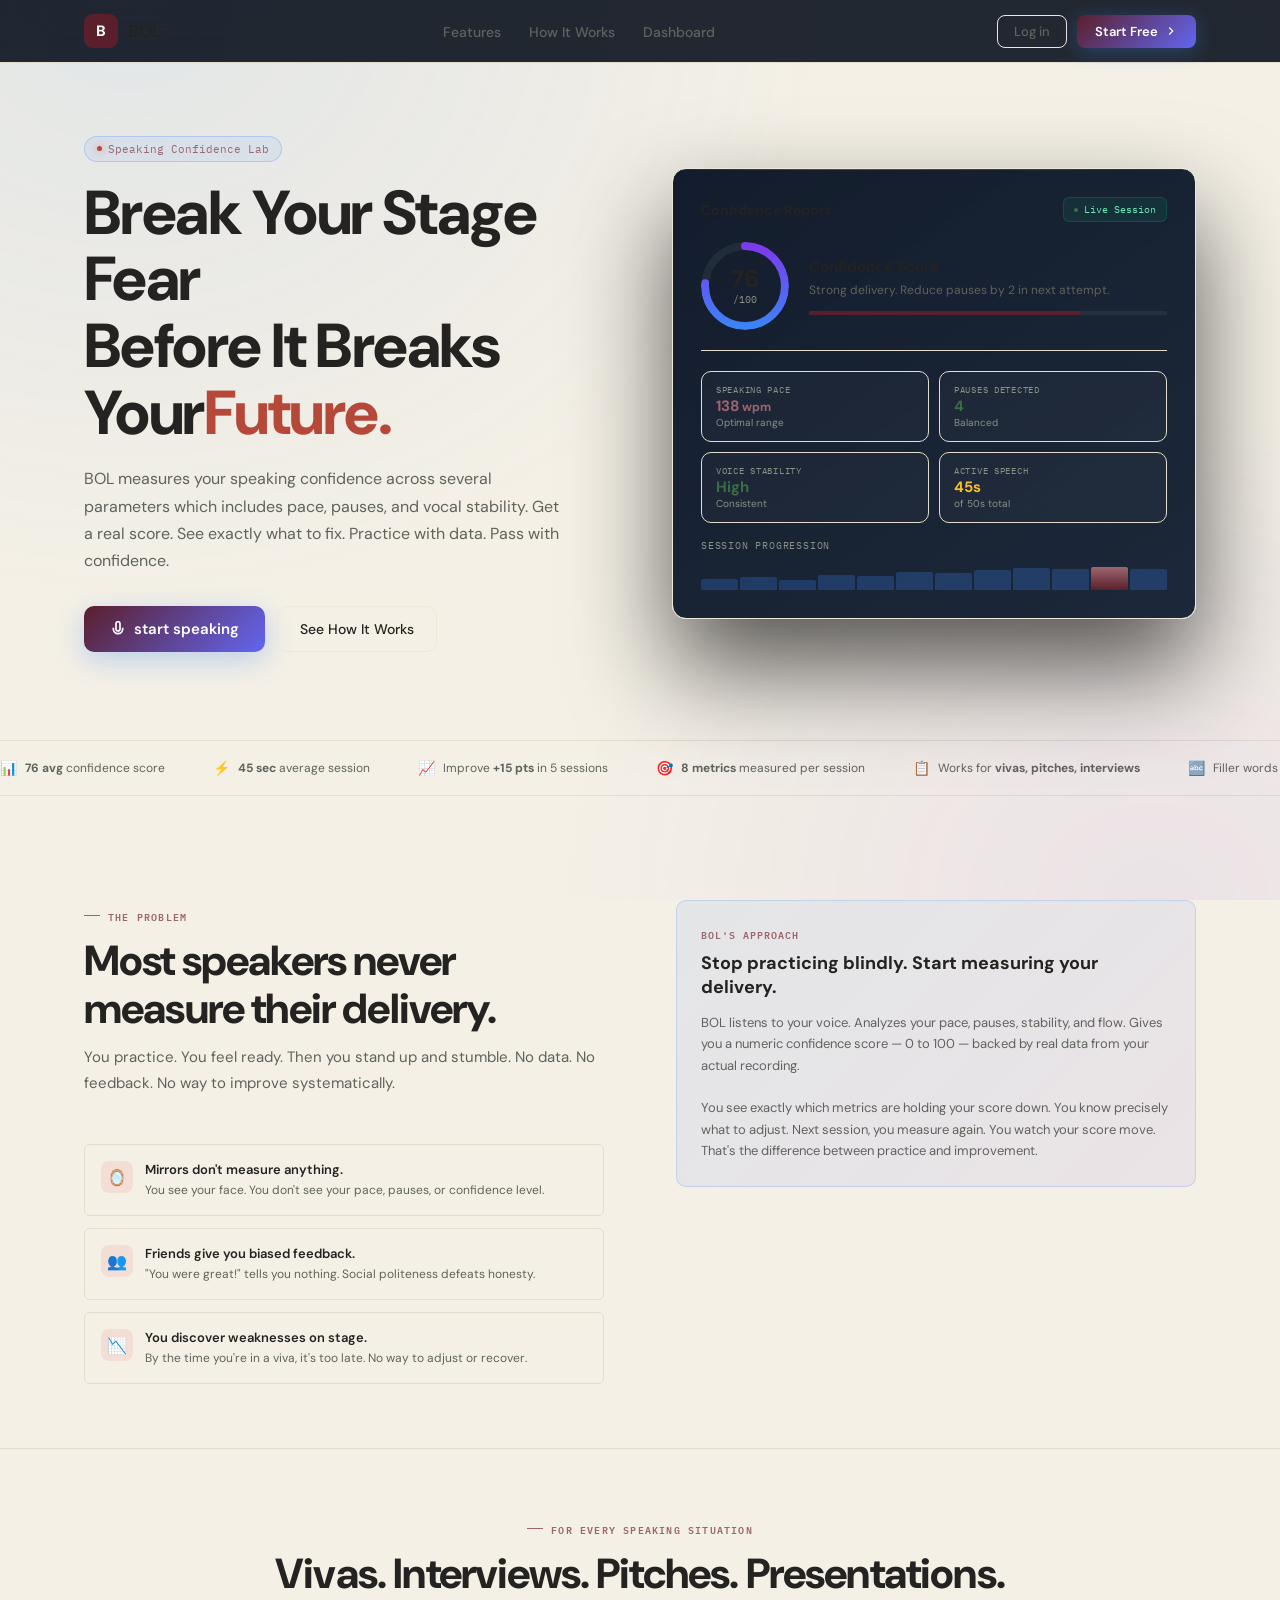
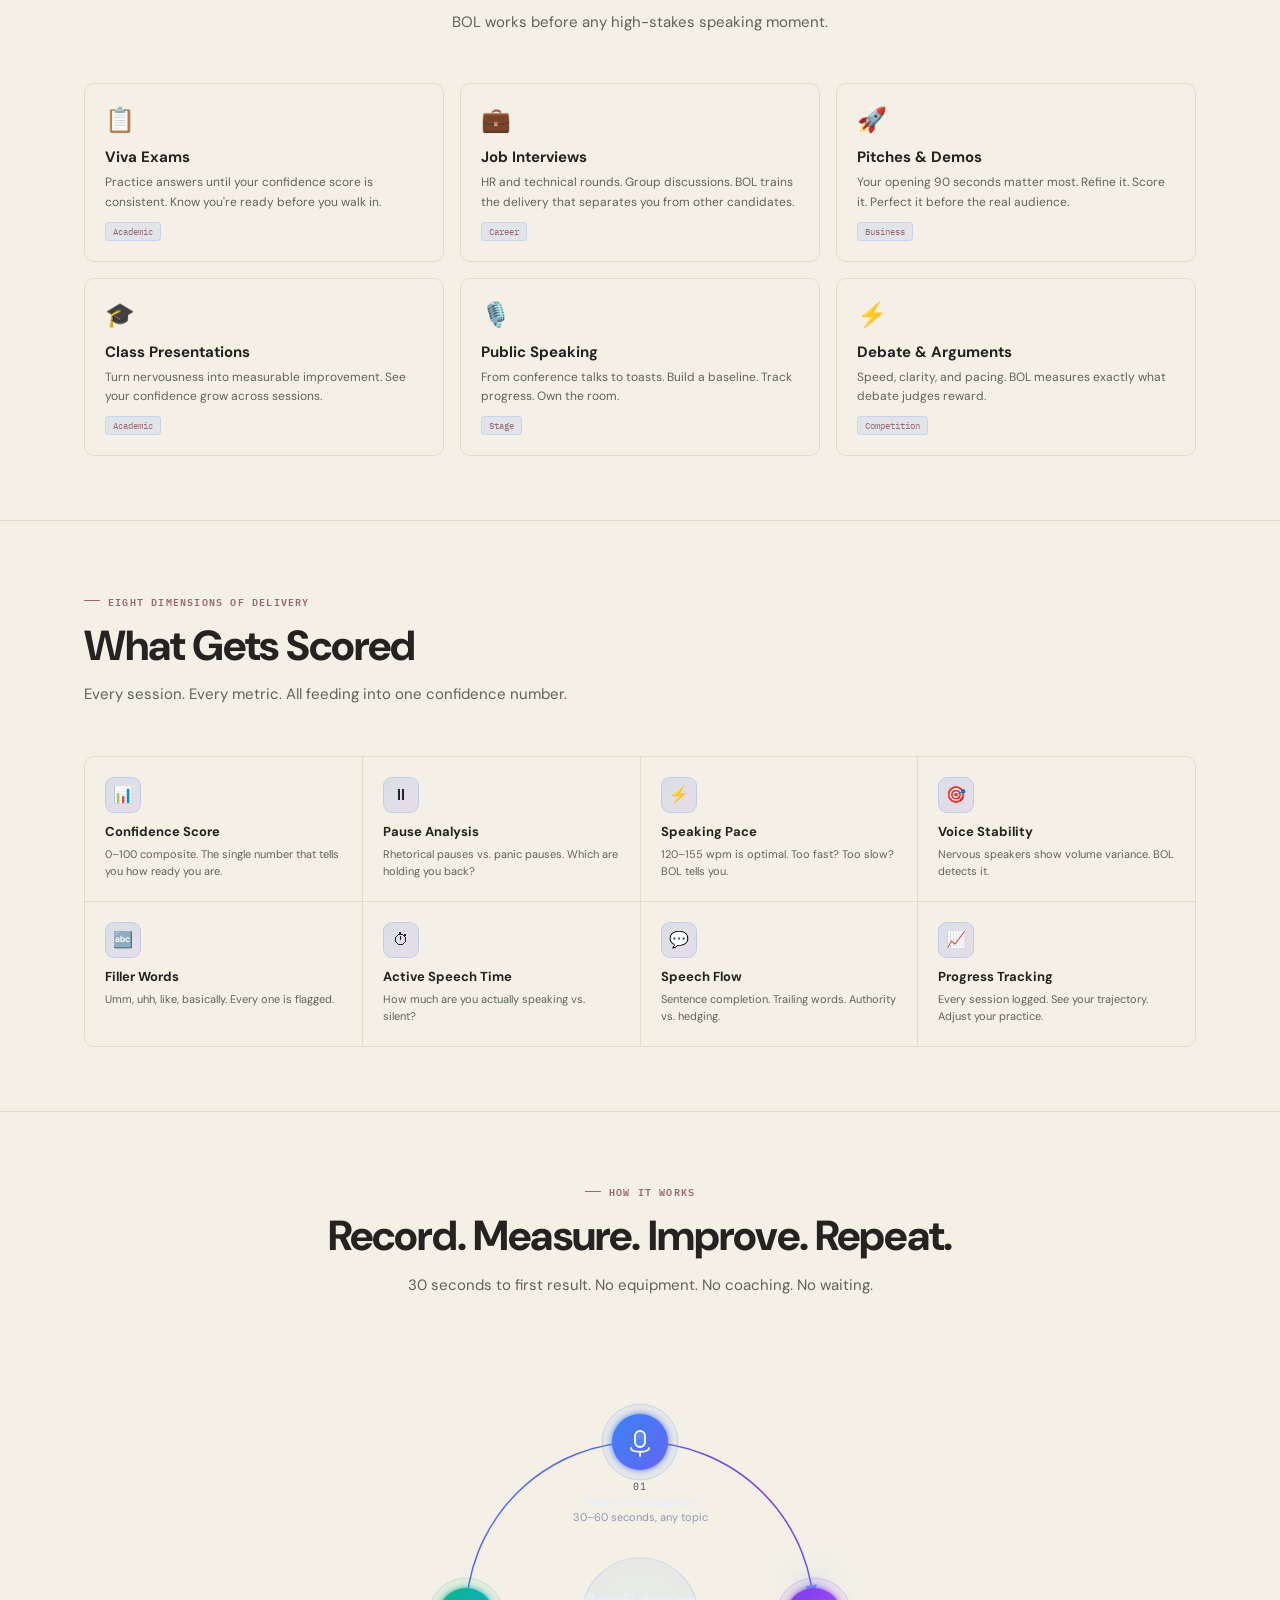
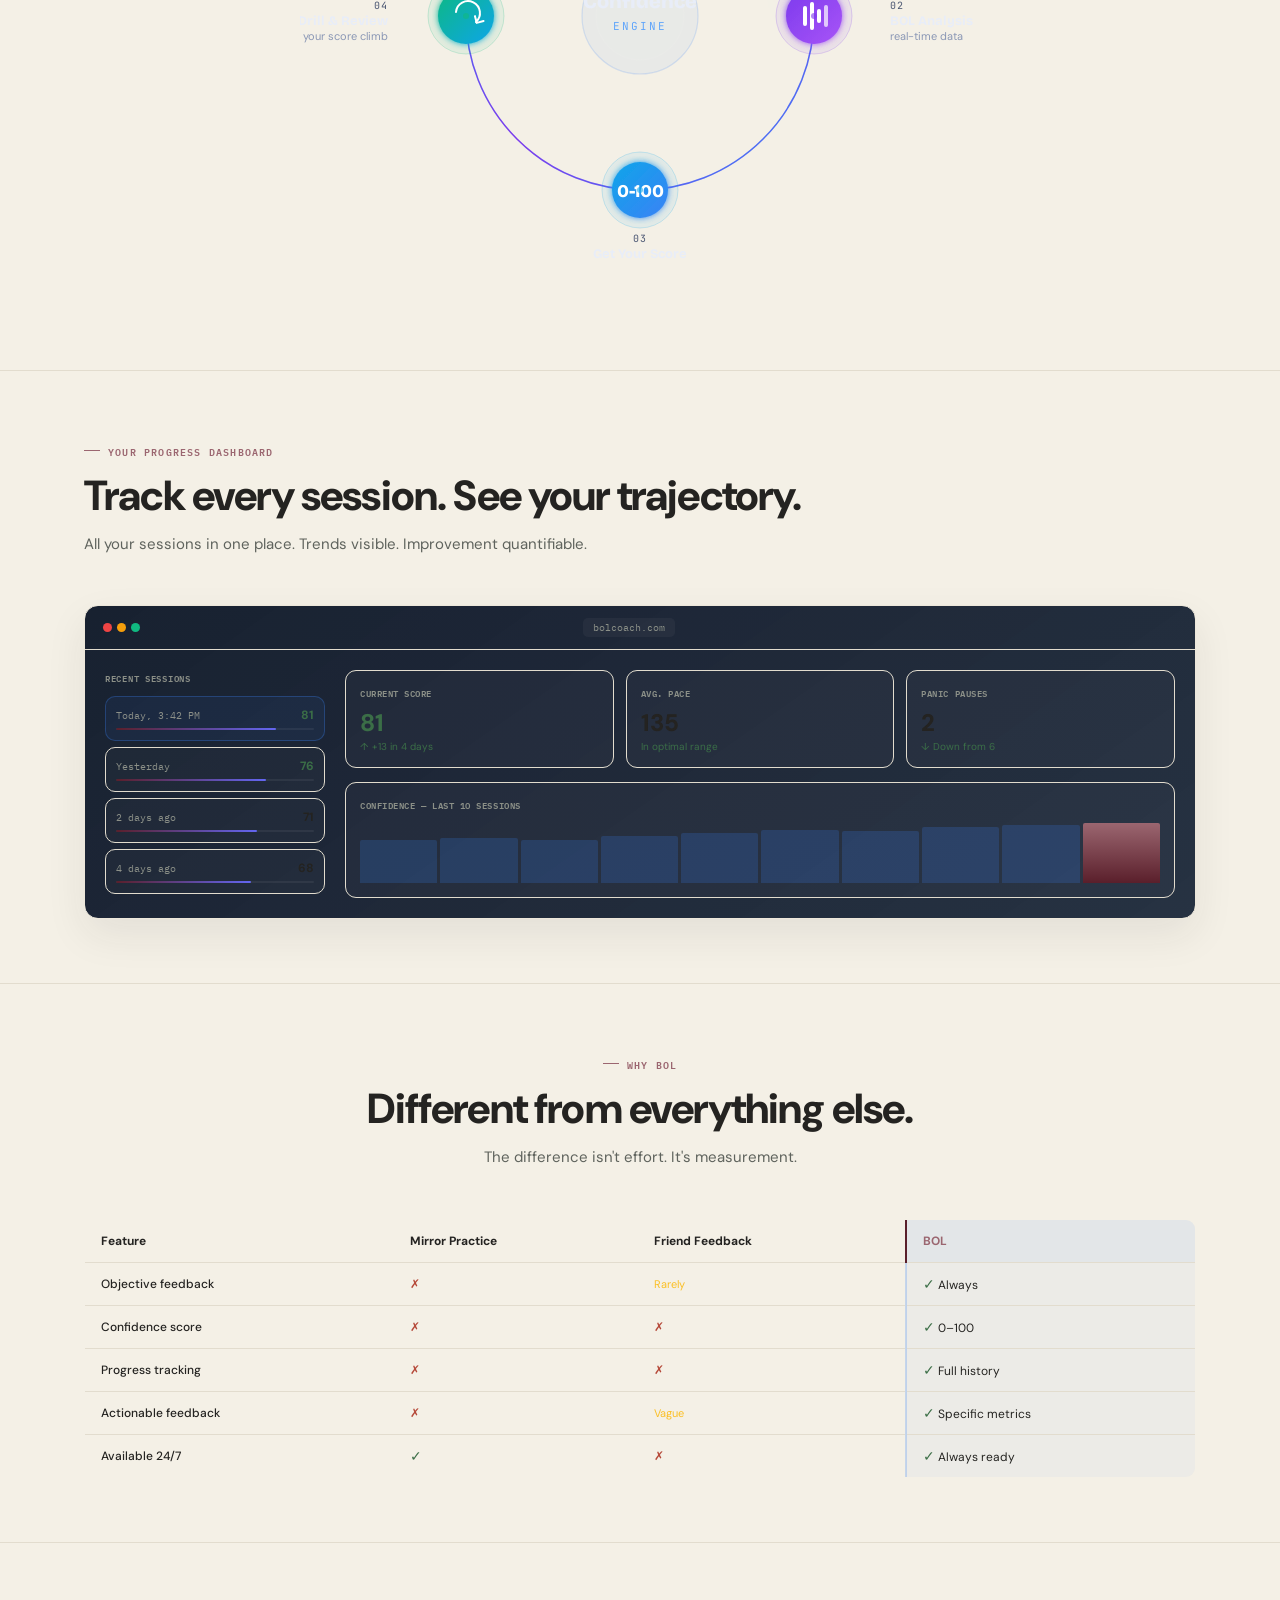
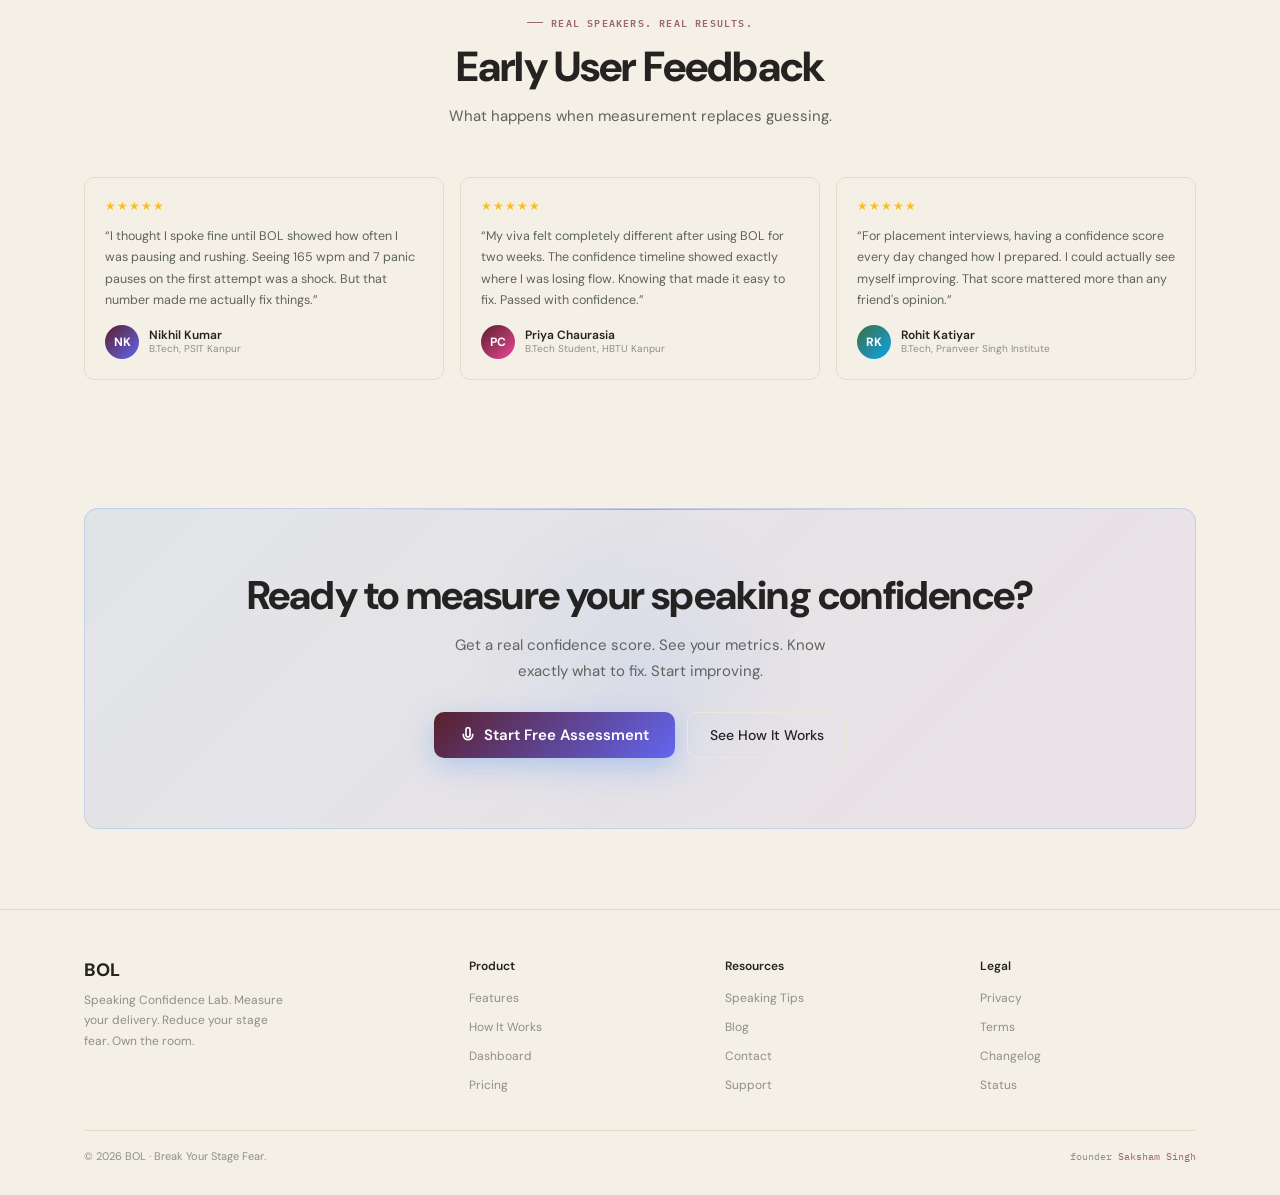
<file: 06.html>
<!DOCTYPE html>
<html lang="en">
<head>
<meta charset="UTF-8">
<meta name="viewport" content="width=device-width,initial-scale=1">
<title>BOL — Break Your Stage Fear</title>
<link rel="stylesheet" href="assets/css/theme.css">
<link rel="stylesheet" href="result-screen-1.css">
<link rel="preconnect" href="https://fonts.googleapis.com">
<link rel="preconnect" href="https://fonts.gstatic.com" crossorigin>
<link href="https://fonts.googleapis.com/css2?family=Bricolage+Grotesque:opsz,wght@12..96,400;12..96,500;12..96,600;12..96,700;12..96,800&family=DM+Sans:ital,opsz,wght@0,9..40,300;0,9..40,400;0,9..40,500;0,9..40,600;1,9..40,400&family=JetBrains+Mono:wght@400;500;600&family=IBM+Plex+Sans:wght@400;500;600&family=IBM+Plex+Mono:wght@400;500;600&display=swap" rel="stylesheet">
<style>
/* ─── VARIABLES ─── */
:root{
  --bg:var(--bg-primary);--s1:var(--bg-surface);--s2:var(--bg-surface-muted);--s3:var(--bg-surface-hover);
  --b1:var(--border-default);--b2:var(--border-subtle);--b3:var(--border-focus);
  --t1:#242321;--t2:#5F635D;--t3:#8C9088;
  --blue:var(--accent-burgundy);--blue-l:var(--accent-rose);--blue-d:#4A1823;
  --purple:var(--accent-burgundy);--purple-l:var(--accent-rose);
  --green:var(--status-success);--green-l:#3B6E47;--red:var(--status-danger);
  --r:6px;--r-lg:10px;--r-xl:14px;
  --fh:'DM Sans',sans-serif;
  --fb:'DM Sans',sans-serif;
  --fm:'IBM Plex Mono',monospace;
  --sh:var(--shadow-lg);
  --sh-sm:var(--shadow-sm);
}
.btn-secondary{
  background: var(--bg-surface-muted);
  border: 1px solid var(--border-default);
  color: var(--text-primary);
}
.btn-secondary:hover{
  border-color: var(--border-focus);
  background: var(--bg-surface-hover);
}

*,*::before,*::after{box-sizing:border-box;margin:0;padding:0}
html{scroll-behavior:smooth}
body{font-family:var(--fb);background:var(--bg);color:var(--t1);min-height:100vh;
  -webkit-font-smoothing:antialiased;overflow-x:hidden}
body::after{content:'';position:fixed;inset:0;pointer-events:none;z-index:0;
  background:
    radial-gradient(ellipse 700px 600px at 10% 0%,rgba(59,130,246,.09),transparent),
    radial-gradient(ellipse 600px 500px at 90% 100%,rgba(124,58,237,.07),transparent)}
.container{max-width:1160px;margin:0 auto;padding:0 24px;position:relative;z-index:1}

/* ─── NAV ─── */
nav{position:sticky;top:0;z-index:200;
  backdrop-filter:blur(20px) saturate(1.5);
  background:rgba(5,12,24,.88);
  border-bottom:1px solid var(--b1)}
.nav-inner{max-width:1160px;margin:0 auto;padding:0 24px;height:62px;
  display:flex;align-items:center;justify-content:space-between;gap:24px}
.nav-brand{display:flex;align-items:center;gap:10px;text-decoration:none}
.nav-logo{width:34px;height:34px;border-radius:9px;
  background:linear-gradient(135deg,var(--blue),var(--purple));
  display:flex;align-items:center;justify-content:center;
  font-family:var(--fh);font-weight:800;font-size:15px;color:#fff}
.nav-name{font-family:var(--fh);font-weight:700;font-size:17px;color:var(--t1)}
.nav-links{display:flex;align-items:center;gap:28px;list-style:none}
.nav-links a{text-decoration:none;color:var(--t2);font-size:14px;font-weight:500;
  transition:color .18s}
.nav-links a:hover{color:var(--t1)}
.nav-end{display:flex;align-items:center;gap:10px}
.btn-ghost{background:transparent;border:1px solid var(--b2);color:var(--t2);
  padding:7px 16px;border-radius:8px;font-family:var(--fb);font-size:13px;font-weight:500;
  cursor:pointer;transition:all .18s;text-decoration:none;display:inline-flex;align-items:center}
.btn-ghost:hover{border-color:var(--b3);color:var(--t1);background:rgba(255,255,255,.03)}
.btn-cta{background:linear-gradient(135deg,var(--blue),#6366F1);border:none;color:#fff;
  padding:8px 18px;border-radius:8px;font-family:var(--fb);font-size:13px;font-weight:600;
  cursor:pointer;transition:all .2s;text-decoration:none;display:inline-flex;align-items:center;gap:6px;
  box-shadow:0 4px 20px rgba(59,130,246,.3)}
.btn-cta:hover{transform:translateY(-1px);box-shadow:0 8px 28px rgba(59,130,246,.4)}
.btn-cta svg{width:14px;height:14px}

/* ─── HERO ─── */
.hero{padding:72px 0 0}
.hero-content{display:grid;grid-template-columns:1fr 1fr;gap:64px;align-items:center;padding-bottom:48px}
.hero-left{}
.hero-tag{display:inline-flex;align-items:center;gap:6px;padding:5px 12px;
  border-radius:999px;border:1px solid rgba(59,130,246,.25);
  background:rgba(59,130,246,.08);
  font-family:var(--fm);font-size:11px;color:var(--blue-l);margin-bottom:18px}
.hero-tag-dot{width:5px;height:5px;border-radius:50%;background:var(--red);
  box-shadow:0 0 8px rgba(239,68,68,.8)}
.hero-title{font-family:var(--fh);font-size:clamp(38px,5.2vw,62px);font-weight:800;
  line-height:1.08;letter-spacing:-.025em;margin-bottom:18px;color:var(--t1)}
.hero-title em{font-style:normal;color:var(--red);font-weight:800}
.hero-sub{color:var(--t2);font-size:16px;line-height:1.7;max-width:480px;margin-bottom:32px}
.hero-actions{display:flex;gap:12px;align-items:center;flex-wrap:wrap}
.btn-primary{background:linear-gradient(135deg,var(--blue),#6366F1);border:none;color:#fff;
  padding:13px 26px;border-radius:10px;font-family:var(--fb);font-size:15px;font-weight:600;
  cursor:pointer;transition:all .2s;box-shadow:0 8px 28px rgba(59,130,246,.3);text-decoration:none;
  display:inline-flex;align-items:center;gap:8px}
.btn-primary:hover{transform:translateY(-2px);box-shadow:0 14px 38px rgba(59,130,246,.42)}
.btn-secondary{background:transparent;border:1px solid var(--b2);color:var(--t1);
  padding:13px 22px;border-radius:10px;font-family:var(--fb);font-size:14px;font-weight:500;
  cursor:pointer;transition:all .18s;text-decoration:none;display:inline-flex;align-items:center;gap:9px}
.btn-secondary:hover{border-color:var(--b3);background:rgba(255,255,255,.025)}

/* ─── CONFIDENCE CARD ─── */
.hero-card{background:linear-gradient(145deg,rgba(11,21,38,.97),rgba(16,29,48,.95));
  border:1px solid var(--b2);border-radius:var(--r-xl);padding:28px;
  box-shadow:0 48px 100px rgba(0,0,0,.65),inset 0 1px 0 rgba(255,255,255,.06);
  position:relative;overflow:hidden}
.hero-card::before{content:'';position:absolute;top:0;left:0;right:0;height:1px;
  background:linear-gradient(90deg,transparent,rgba(59,130,246,.45),rgba(124,58,237,.3),transparent)}
.card-header{display:flex;align-items:center;justify-content:space-between;margin-bottom:20px}
.card-title{font-family:var(--fh);font-weight:700;font-size:14px;color:var(--t1)}
.card-badge{display:flex;align-items:center;gap:6px;padding:5px 10px;border-radius:6px;
  background:rgba(16,185,129,.1);border:1px solid rgba(16,185,129,.2);
  font-family:var(--fm);font-size:10px;color:#6EE7B7}
.badge-dot{width:4px;height:4px;border-radius:50%;background:var(--green);
  animation:pulse 2s infinite}
@keyframes pulse{0%,100%{opacity:1;box-shadow:0 0 8px rgba(16,185,129,.8)}50%{opacity:.6;box-shadow:0 0 12px rgba(16,185,129,1.2)}}

/* Score ring + meta */
.score-section{display:grid;grid-template-columns:auto 1fr;gap:20px;align-items:center;
  margin-bottom:20px;padding-bottom:20px;border-bottom:1px solid var(--b1)}
.ring{position:relative;width:88px;height:88px;flex-shrink:0}
.ring svg{transform:rotate(-90deg);display:block}
.ring-center{position:absolute;inset:0;display:flex;align-items:center;justify-content:center;flex-direction:column}
.ring-num{font-family:var(--fh);font-weight:800;font-size:24px;line-height:1}
.ring-sub{font-family:var(--fm);font-size:10px;color:var(--t3);margin-top:2px}
.meta-content{}
.meta-title{font-family:var(--fh);font-weight:700;font-size:15px;margin-bottom:4px;color:var(--t1)}
.meta-desc{font-size:12px;color:var(--t2);line-height:1.5;margin-bottom:12px}
.progress-bar{height:4px;background:rgba(255,255,255,.06);border-radius:999px;overflow:hidden}
.progress-fill{height:100%;background:linear-gradient(90deg,var(--blue),var(--purple));
  border-radius:999px;width:0;transition:width 1.4s cubic-bezier(.25,.46,.45,.94)}

/* Metrics pills */
.metrics-grid{display:grid;grid-template-columns:1fr 1fr;gap:10px}
.metric-pill{background:rgba(255,255,255,.025);border:1px solid var(--b1);border-radius:10px;
  padding:12px 14px;transition:border-color .18s}
.metric-pill:hover{border-color:rgba(59,130,246,.2)}
.metric-label{font-family:var(--fm);font-size:9px;color:var(--t3);
  text-transform:uppercase;letter-spacing:.08em;margin-bottom:4px}
.metric-value{font-family:var(--fh);font-weight:700;font-size:15px;line-height:1}
.metric-hint{font-size:10px;color:var(--t3);margin-top:2px}
.val-green{color:var(--green-l)}.val-blue{color:var(--blue-l)}.val-amber{color:#FBBF24}

/* Mini progress bars */
.chart-label{font-family:var(--fm);font-size:10px;color:var(--t3);
  text-transform:uppercase;letter-spacing:.08em;margin-top:16px;margin-bottom:10px}
.mini-bars{display:flex;align-items:flex-end;gap:2px;height:28px}
.bar{flex:1;border-radius:2px 2px 0 0;background:rgba(59,130,246,.25);transition:all .2s;cursor:default}
.bar.active{background:linear-gradient(to top,var(--blue),var(--blue-l))}

/* ─── TRANSITION SEPARATOR ─── */
.separator{padding:18px 0;border-top:1px solid var(--b1);border-bottom:1px solid var(--b1);
  background:rgba(255,255,255,.01);margin:40px 0}
.sep-track{display:flex;gap:48px;width:max-content;animation:slide 28s linear infinite}
@keyframes slide{0%{transform:translateX(0)}100%{transform:translateX(-50%)}}
.sep-item{display:flex;align-items:center;gap:8px;white-space:nowrap}
.sep-emoji{font-size:14px}.sep-text{font-size:12px;color:var(--t2)}

/* ─── SECTIONS ─── */
.section{padding:64px 0;position:relative;z-index:1}
.section-alt{background:rgba(255,255,255,.015);border-top:1px solid var(--b1);border-bottom:1px solid var(--b1)}
.section-header{margin-bottom:48px}
.section-header.center{text-align:center}
.eyebrow{display:inline-flex;align-items:center;gap:8px;
  font-family:var(--fm);font-size:10px;color:var(--blue-l);
  text-transform:uppercase;letter-spacing:.12em;margin-bottom:12px;font-weight:600}
.eyebrow::before{content:'';width:16px;height:1px;background:var(--blue-l)}
.section-h{font-family:var(--fh);font-size:clamp(28px,3.6vw,42px);font-weight:800;
  letter-spacing:-.02em;line-height:1.15;margin-bottom:12px}
.section-p{color:var(--t2);font-size:15px;line-height:1.7;max-width:560px}
.section-header.center .section-p{margin:0 auto}

/* ─── PROBLEM GRID ─── */
.problem-grid{display:grid;grid-template-columns:1fr 1fr;gap:72px;align-items:start}
.prob-stack{display:flex;flex-direction:column;gap:12px}
.prob-item{background:rgba(255,255,255,.02);border:1px solid var(--b1);border-radius:var(--r);
  padding:16px;display:flex;gap:12px;align-items:flex-start;transition:all .2s}
.prob-item:hover{border-color:rgba(239,68,68,.2);background:rgba(239,68,68,.03)}
.prob-ico{width:32px;height:32px;border-radius:8px;background:rgba(239,68,68,.1);
  display:flex;align-items:center;justify-content:center;flex-shrink:0;font-size:16px}
.prob-text{flex:1}
.prob-title{font-weight:600;font-size:13px;margin-bottom:3px;color:var(--t1)}
.prob-desc{font-size:12px;color:var(--t2);line-height:1.5}
.solution-panel{background:linear-gradient(135deg,rgba(59,130,246,.09),rgba(124,58,237,.07));
  border:1px solid rgba(59,130,246,.2);border-radius:var(--r-lg);padding:24px}
.sol-tag{font-family:var(--fm);font-size:10px;color:var(--blue-l);
  text-transform:uppercase;letter-spacing:.1em;margin-bottom:8px;font-weight:600}
.sol-title{font-family:var(--fh);font-size:18px;font-weight:700;line-height:1.35;margin-bottom:12px}
.sol-text{font-size:13px;color:var(--t2);line-height:1.65}

/* ─── USE CASES ─── */
.cases-grid{display:grid;grid-template-columns:repeat(3,1fr);gap:16px}
.case-card{background:rgba(255,255,255,.02);border:1px solid var(--b1);border-radius:var(--r-lg);
  padding:20px;transition:all .22s;cursor:default}
.case-card:hover{border-color:rgba(59,130,246,.28);background:rgba(59,130,246,.04);
  transform:translateY(-4px);box-shadow:0 24px 56px rgba(0,0,0,.35)}
.case-ico{font-size:24px;margin-bottom:12px}
.case-title{font-family:var(--fh);font-weight:700;font-size:15px;margin-bottom:6px}
.case-text{font-size:12px;color:var(--t2);line-height:1.6}
.case-tag{display:inline-block;margin-top:10px;padding:3px 7px;border-radius:4px;
  background:rgba(59,130,246,.1);border:1px solid rgba(59,130,246,.15);
  font-family:var(--fm);font-size:9px;color:var(--blue-l)}

/* ─── MEASURES ─── */
.measures{display:grid;grid-template-columns:repeat(4,1fr);gap:1px;
  background:var(--b1);border:1px solid var(--b1);border-radius:var(--r-lg);overflow:hidden}
.measure-card{background:var(--bg);padding:20px;transition:background .18s}
.measure-card:hover{background:rgba(59,130,246,.04)}
.m-ico{width:36px;height:36px;border-radius:9px;
  background:linear-gradient(135deg,rgba(59,130,246,.15),rgba(124,58,237,.1));
  border:1px solid rgba(59,130,246,.18);
  display:flex;align-items:center;justify-content:center;font-size:16px;margin-bottom:10px}
.m-title{font-family:var(--fh);font-weight:700;font-size:13px;margin-bottom:6px}
.m-text{font-size:11px;color:var(--t2);line-height:1.6}

/* ─── CIRCULAR JOURNEY (replaces steps) ─── */
.journey-wrapper{position:relative;display:flex;align-items:center;justify-content:center;
  margin-top:48px;padding:20px 0 40px}
.journey-svg{width:100%;max-width:680px;display:block;margin:0 auto}

/* ─── DASHBOARD PREVIEW ─── */
.preview-frame{background:linear-gradient(145deg,rgba(11,21,38,.95),rgba(16,29,48,.9));
  border:1px solid var(--b2);border-radius:var(--r-xl);overflow:hidden;margin-top:40px;
  box-shadow:var(--sh)}
.frame-header{padding:12px 18px;border-bottom:1px solid var(--b1);
  display:flex;align-items:center;justify-content:space-between}
.frame-dots{display:flex;gap:5px}
.dot{width:9px;height:9px;border-radius:50%}
.dot:nth-child(1){background:#EF4444}.dot:nth-child(2){background:#F59E0B}.dot:nth-child(3){background:#10B981}
.frame-url{font-family:var(--fm);font-size:10px;color:var(--t3);
  background:rgba(255,255,255,.04);padding:3px 10px;border-radius:5px}
.frame-body{padding:20px;display:grid;grid-template-columns:220px 1fr;gap:20px}
.sidebar-content{}
.sidebar-h{font-family:var(--fm);font-size:9px;color:var(--t3);
  text-transform:uppercase;letter-spacing:.08em;margin-bottom:10px;font-weight:600}
.session-list{display:flex;flex-direction:column;gap:6px}
.session-item{padding:10px;border-radius:10px;border:1px solid var(--b1);
  background:rgba(255,255,255,.02);cursor:pointer;transition:all .18s}
.session-item.active{border-color:rgba(59,130,246,.3);background:rgba(59,130,246,.07)}
.sess-top{display:flex;justify-content:space-between;align-items:center;margin-bottom:5px}
.sess-date{font-family:var(--fm);font-size:10px;color:var(--t3)}
.sess-score{font-family:var(--fh);font-weight:700;font-size:12px}
.sess-track{height:2px;background:rgba(255,255,255,.06);border-radius:999px;overflow:hidden;margin-top:4px}
.sess-fill{height:100%;background:linear-gradient(90deg,var(--blue),#6366F1);border-radius:999px}
.main-content{}
.kpi-grid{display:grid;grid-template-columns:repeat(3,1fr);gap:12px;margin-bottom:14px}
.kpi-card{background:rgba(255,255,255,.025);border:1px solid var(--b1);border-radius:11px;padding:14px}
.kpi-label{font-family:var(--fm);font-size:9px;color:var(--t3);
  text-transform:uppercase;letter-spacing:.06em;margin-bottom:6px;font-weight:600}
.kpi-value{font-family:var(--fh);font-weight:800;font-size:24px;margin-bottom:2px}
.kpi-delta{font-size:10px}
.up{color:var(--green-l)}.dn{color:var(--red)}
.chart-card{background:rgba(255,255,255,.025);border:1px solid var(--b1);border-radius:11px;padding:14px}
.chart-h{font-family:var(--fm);font-size:9px;color:var(--t3);
  text-transform:uppercase;letter-spacing:.06em;margin-bottom:10px;font-weight:600}
.chart{display:flex;align-items:flex-end;gap:3px;height:60px}
.chart-bar{flex:1;border-radius:2px 2px 0 0;background:rgba(59,130,246,.2);transition:all .2s}
.chart-bar.peak{background:linear-gradient(to top,var(--blue),var(--blue-l))}

/* ─── COMPARISON TABLE ─── */
.compare-table{width:100%;border-collapse:collapse;margin-top:40px;
  border:1px solid var(--b1);border-radius:var(--r-lg);overflow:hidden}
.compare-table th{padding:13px 16px;text-align:left;
  background:rgba(255,255,255,.02);font-family:var(--fh);font-weight:700;font-size:12px;
  border-bottom:1px solid var(--b1)}
.compare-table th.bol{background:rgba(59,130,246,.09);color:var(--blue-l);
  border-left:2px solid var(--blue)}
.compare-table td{padding:12px 16px;border-bottom:1px solid var(--b1);
  font-size:12px;color:var(--t2)}
.compare-table td.bol{background:rgba(59,130,246,.04);border-left:2px solid rgba(59,130,246,.25);color:var(--t1)}
.compare-table tr:last-child td{border-bottom:none}
.compare-table td:first-child{color:var(--t1);font-weight:500}
.chk{color:var(--green-l);font-size:14px}.crs{color:var(--red)}.prt{color:#FBBF24;font-size:11px}

/* ─── TESTIMONIALS — DYNAMIC ─── */
.testi-grid{display:grid;grid-template-columns:repeat(3,1fr);gap:16px}
.testi-card{background:rgba(255,255,255,.025);border:1px solid var(--b1);border-radius:var(--r-lg);
  padding:20px;transition:border-color .3s,box-shadow .3s}
.testi-card.testi-glowing{
  border-color:rgba(59,130,246,.35);
  box-shadow:0 0 28px rgba(59,130,246,.12),0 8px 32px rgba(0,0,0,.3)}
.testi-card-inner{transition:opacity .35s ease,transform .35s ease}
.testi-card-inner.testi-fade-out{opacity:0;transform:translateY(6px)}
.testi-card-inner.testi-fade-in{opacity:1;transform:translateY(0)}
.stars{color:#FBBF24;font-size:12px;letter-spacing:1px;margin-bottom:12px}
.testi-text{font-size:12.5px;color:var(--t2);line-height:1.7;margin-bottom:14px}
.author{display:flex;align-items:center;gap:10px}
.avatar{width:34px;height:34px;border-radius:50%;
  display:flex;align-items:center;justify-content:center;
  font-family:var(--fh);font-weight:700;font-size:12px;color:#fff;flex-shrink:0;
  transition:transform .4s cubic-bezier(.34,1.56,.64,1)}
.avatar.avatar-pop{transform:scale(1.18)}
.av-1{background:linear-gradient(135deg,var(--blue),#6366F1)}
.av-2{background:linear-gradient(135deg,var(--purple),#EC4899)}
.av-3{background:linear-gradient(135deg,var(--green),#0EA5E9)}
.av-4{background:linear-gradient(135deg,#F59E0B,#EF4444)}
.av-5{background:linear-gradient(135deg,#06B6D4,#7C3AED)}
.author-name{font-weight:600;font-size:12px;line-height:1}
.author-role{font-size:10px;color:var(--t3);margin-top:1px}

/* ─── CTA FINAL ─── */
.cta-final{padding:64px 0 80px}
.cta-box{background:linear-gradient(135deg,rgba(59,130,246,.1),rgba(124,58,237,.08));
  border:1px solid rgba(59,130,246,.2);border-radius:var(--r-xl);
  padding:60px 36px;text-align:center;position:relative;overflow:hidden}
.cta-box::before{content:'';position:absolute;top:0;left:50%;transform:translateX(-50%);
  width:50%;height:1px;background:linear-gradient(90deg,transparent,rgba(59,130,246,.55),transparent)}
.cta-glow{position:absolute;width:350px;height:350px;border-radius:50%;
  background:radial-gradient(circle,rgba(59,130,246,.08),transparent 70%);
  top:50%;left:50%;transform:translate(-50%,-50%);pointer-events:none}
.cta-h{font-family:var(--fh);font-size:clamp(28px,3.8vw,40px);font-weight:800;
  letter-spacing:-.02em;margin-bottom:12px;position:relative;z-index:1}
.cta-p{color:var(--t2);font-size:15px;max-width:420px;margin:0 auto 28px;
  line-height:1.7;position:relative;z-index:1}
.cta-btns{display:flex;gap:12px;justify-content:center;align-items:center;
  flex-wrap:wrap;position:relative;z-index:1;margin-bottom:10px}
.cta-note{margin-top:10px;font-size:11px;color:var(--t3);position:relative;z-index:1}

/* ─── FOOTER ─── */
footer{border-top:1px solid var(--b1);padding:48px 0 32px}
.footer-grid{display:grid;grid-template-columns:1.6fr repeat(3,1fr);gap:40px;margin-bottom:36px}
.footer-brand-h{font-family:var(--fh);font-weight:800;font-size:18px;margin-bottom:8px}
.footer-brand-t{font-size:12px;color:var(--t3);line-height:1.7;max-width:200px}
.footer-col-h{font-weight:600;font-size:12px;color:var(--t1);margin-bottom:12px}
.footer-links{list-style:none;display:flex;flex-direction:column;gap:8px}
.footer-links a{font-size:12px;color:var(--t3);text-decoration:none;transition:color .18s}
.footer-links a:hover{color:var(--t2)}
.footer-bottom{padding-top:18px;border-top:1px solid var(--b1);
  display:flex;justify-content:space-between;align-items:center}
.footer-copy{font-size:11px;color:var(--t3)}
.footer-built{font-family:var(--fm);font-size:10px;color:var(--t3)}
.footer-built span{color:var(--blue-l)}

/* ─── ANIMATIONS ─── */
.fade-in{opacity:0;transform:translateY(24px);animation:fadeIn .6s ease forwards}
@keyframes fadeIn{to{opacity:1;transform:translateY(0)}}
.fade-in:nth-child(1){animation-delay:.05s}
.fade-in:nth-child(2){animation-delay:.1s}
.fade-in:nth-child(3){animation-delay:.15s}
.fade-in:nth-child(4){animation-delay:.2s}
.fade-in:nth-child(5){animation-delay:.25s}
.fade-in:nth-child(6){animation-delay:.3s}

/* ─── RESPONSIVE ─── */
@media(max-width:1024px){
  .hero-content{grid-template-columns:1fr;gap:44px}
  .problem-grid{grid-template-columns:1fr;gap:48px}
  .cases-grid{grid-template-columns:repeat(2,1fr)}
  .measures{grid-template-columns:repeat(2,1fr)}
  .frame-body{grid-template-columns:1fr}
  .footer-grid{grid-template-columns:1fr 1fr;gap:28px}
}
@media(max-width:768px){
  .nav-links{display:none}
  .hero{padding:52px 0 0}
  .cases-grid{grid-template-columns:1fr}
  .measures{grid-template-columns:1fr}
  .testi-grid{grid-template-columns:1fr}
  .kpi-grid{grid-template-columns:repeat(2,1fr)}
  .compare-table{font-size:11px}
  .compare-table td,.compare-table th{padding:8px 12px}
  .footer-grid{grid-template-columns:1fr}
  .footer-bottom{flex-direction:column;gap:6px;text-align:center}
}
@media(max-width:520px){
  .hero-actions{flex-direction:column}
  .btn-primary,.btn-secondary{width:100%;justify-content:center}
  .cases-grid{grid-template-columns:1fr}
  .cta-btns{flex-direction:column}
  .cta-btns .btn-primary,.cta-btns .btn-secondary{width:100%;justify-content:center}
  .sep-track{gap:24px}
}
@keyframes centerPulse {
  0% {
    transform: scale(1);
  }

  50% {
    transform: scale(1.03);
  }

  100% {
    transform: scale(1);
  }
}
/* ─── CIRCULAR JOURNEY SVG ANIMS ─── */
@keyframes ringDraw {
  from { stroke-dashoffset: 1508; }
  to   { stroke-dashoffset: 0; }
}
@keyframes nodePop {
  0%   { opacity:0; transform:scale(0.6); }
  70%  { opacity:1; transform:scale(1.06); }
  100% { opacity:1; transform:scale(1); }
}
@keyframes orbitGlow {
  0%   { stroke-dashoffset: 1508; }
  100% { stroke-dashoffset: -1508; }
}
@keyframes labelSlide {
  from { opacity:0; transform:translateY(8px); }
  to   { opacity:1; transform:translateY(0); }
}
.journey-ring-track {
  fill:none;
  stroke:rgba(59,130,246,0.10);
  stroke-width:1.5;
}
.journey-ring-draw {
  fill:none;
  stroke:url(#jRingGrad);
  stroke-width:1.5;
  stroke-dasharray:1508;
  stroke-dashoffset:1508;
  stroke-linecap:round;
}
.journey-ring-draw.animate {
  animation: ringDraw 1.2s cubic-bezier(.4,0,.2,1) forwards;
}
.journey-orbit {
  fill:none;
  stroke:rgba(59,130,246,0.55);
  stroke-width:1.5;
  stroke-dasharray:40 1468;
  stroke-linecap:round;
  opacity:0;
}
.journey-orbit.animate {
  opacity:1;
  animation: orbitGlow 4s linear infinite;
}
.journey-node {
  opacity:0;
  transform-origin:center;
}
.journey-node.animate-1 { animation: nodePop 0.5s cubic-bezier(.34,1.56,.64,1) 1.35s forwards; }
.journey-node.animate-2 { animation: nodePop 0.5s cubic-bezier(.34,1.56,.64,1) 1.65s forwards; }
.journey-node.animate-3 { animation: nodePop 0.5s cubic-bezier(.34,1.56,.64,1) 1.95s forwards; }
.journey-node.animate-4 { animation: nodePop 0.5s cubic-bezier(.34,1.56,.64,1) 2.25s forwards; }
.journey-label {
  opacity:0;
}
.journey-label.animate-1 { animation: labelSlide 0.45s ease 1.55s forwards; }
.journey-label.animate-2 { animation: labelSlide 0.45s ease 1.85s forwards; }
.journey-label.animate-3 { animation: labelSlide 0.45s ease 2.15s forwards; }
.journey-label.animate-4 { animation: labelSlide 0.45s ease 2.45s forwards; }
.journey-center-text {
  opacity:0;
  animation:
    labelSlide 0.5s ease 2.6s forwards,
    centerPulse 4s ease-in-out infinite 3.2s;
  transform-origin:center;
}
#orbitArrow polygon{
  filter:
    drop-shadow(0 0 8px #60A5FA)
    drop-shadow(0 0 18px #60A5FA);
}
@media(prefers-reduced-motion:reduce){
  .journey-ring-draw,.journey-orbit,.journey-node,.journey-label,.journey-center-text {
    animation:none !important;
    opacity:1 !important;
    stroke-dashoffset:0 !important;
  }
}
</style>
</head>
<body>

<!-- NAV -->
<nav>
  <div class="nav-inner">
    <a class="nav-brand" href="#">
      <div class="nav-logo">B</div>
      <span class="nav-name">BOL</span>
    </a>
    <ul class="nav-links">
      <li><a href="#features">Features</a></li>
      <li><a href="#how">How It Works</a></li>
      <li><a href="#dashboard">Dashboard</a></li>
    </ul>
    <div class="nav-end">
      <a class="btn-ghost" href="#">Log in</a>
      <a class="btn-cta" href="#">Start Free
        <svg viewBox="0 0 24 24" fill="none" stroke="currentColor" stroke-width="2"><polyline points="9 18 15 12 9 6"/></svg>
      </a>
    </div>
  </div>
</nav>

<!-- HERO -->
<div class="container">
  <div class="hero">
    <div class="hero-content">
      <div class="hero-left">
        <div class="hero-tag">
          <span class="hero-tag-dot"></span>
          Speaking Confidence Lab
        </div>
        <h1 class="hero-title">Break Your Stage Fear<br>Before It Breaks Your<em>Future.</em></h1>
        <p class="hero-sub">BOL measures your speaking confidence across several parameters which includes pace, pauses, and vocal stability. Get a real score. See exactly what to fix. Practice with data. Pass with confidence.</p>
        <div class="hero-actions">
          <a class="btn-primary" href="#">
            <svg width="16" height="16" viewBox="0 0 24 24" fill="none" stroke="currentColor" stroke-width="2.5">
              <path d="M12 1a3 3 0 0 0-3 3v8a3 3 0 0 0 6 0V4a3 3 0 0 0-3-3z"/>
              <path d="M19 10v2a7 7 0 0 1-14 0v-2"/>
            </svg>
           start speaking
          </a>
       
       <a class="btn-secondary" href="view demoreport.html">See How It Works</a>
        </div>
      </div>

      <div class="hero-card">
        <div class="card-header">
          <span class="card-title">Confidence Report</span>
          <span class="card-badge">
            <span class="badge-dot"></span>
            Live Session
          </span>
        </div>

        <div class="score-section">
          <div class="ring">
            <svg width="88" height="88" viewBox="0 0 88 88">
              <circle cx="44" cy="44" r="40" fill="none" stroke="rgba(255,255,255,.06)" stroke-width="8"/>
              <circle id="mainRing" cx="44" cy="44" r="40" fill="none"
                stroke="url(#ringGrad)" stroke-width="8" stroke-linecap="round"
                stroke-dasharray="251.3" stroke-dashoffset="251.3"/>
              <defs>
                <linearGradient id="ringGrad" x1="0" y1="0" x2="1" y2="0">
                  <stop offset="0%" stop-color="#3B82F6"/>
                  <stop offset="100%" stop-color="#7C3AED"/>
                </linearGradient>
              </defs>
            </svg>
            <div class="ring-center">
              <span class="ring-num">76</span>
              <span class="ring-sub">/100</span>
            </div>
          </div>
          <div class="meta-content">
            <div class="meta-title">Confidence Score</div>
            <div class="meta-desc">Strong delivery. Reduce pauses by 2 in next attempt.</div>
            <div class="progress-bar"><div class="progress-fill" id="progressBar"></div></div>
          </div>
        </div>

        <div class="metrics-grid">
          <div class="metric-pill">
            <div class="metric-label">Speaking Pace</div>
            <div class="metric-value val-blue">138<span style="font-size:12px;margin-left:2px">wpm</span></div>
            <div class="metric-hint">Optimal range</div>
          </div>
          <div class="metric-pill">
            <div class="metric-label">Pauses Detected</div>
            <div class="metric-value val-green">4</div>
            <div class="metric-hint">Balanced</div>
          </div>
          <div class="metric-pill">
            <div class="metric-label">Voice Stability</div>
            <div class="metric-value val-green">High</div>
            <div class="metric-hint">Consistent</div>
          </div>
          <div class="metric-pill">
            <div class="metric-label">Active Speech</div>
            <div class="metric-value val-amber">45s</div>
            <div class="metric-hint">of 50s total</div>
          </div>
        </div>

        <div class="chart-label">Session progression</div>
        <div class="mini-bars" id="miniChart"></div>
      </div>
    </div>
  </div>
</div>

<!-- SEPARATOR -->
<div class="separator">
  <div class="sep-track" id="sepTrack"></div>
</div>

<!-- THE PROBLEM -->
<div class="container">
  <section class="section" id="problem">
    <div class="problem-grid">
      <div>
        <div class="section-header">
          <div class="eyebrow">The Problem</div>
          <h2 class="section-h">Most speakers never measure their delivery.</h2>
          <p class="section-p">You practice. You feel ready. Then you stand up and stumble. No data. No feedback. No way to improve systematically.</p>
        </div>
        <div class="prob-stack">
          <div class="prob-item">
            <div class="prob-ico">🪞</div>
            <div class="prob-text">
              <div class="prob-title">Mirrors don't measure anything.</div>
              <div class="prob-desc">You see your face. You don't see your pace, pauses, or confidence level.</div>
            </div>
          </div>
          <div class="prob-item">
            <div class="prob-ico">👥</div>
            <div class="prob-text">
              <div class="prob-title">Friends give you biased feedback.</div>
              <div class="prob-desc">"You were great!" tells you nothing. Social politeness defeats honesty.</div>
            </div>
          </div>
          <div class="prob-item">
            <div class="prob-ico">📉</div>
            <div class="prob-text">
              <div class="prob-title">You discover weaknesses on stage.</div>
              <div class="prob-desc">By the time you're in a viva, it's too late. No way to adjust or recover.</div>
            </div>
          </div>
        </div>
      </div>

      <div class="solution-panel">
        <div class="sol-tag">BOL's Approach</div>
        <div class="sol-title">Stop practicing blindly. Start measuring your delivery.</div>
        <div class="sol-text">
          BOL listens to your voice. Analyzes your pace, pauses, stability, and flow. Gives you a numeric confidence score — 0 to 100 — backed by real data from your actual recording.<br><br>
          You see exactly which metrics are holding your score down. You know precisely what to adjust. Next session, you measure again. You watch your score move. That's the difference between practice and improvement.
        </div>
      </div>
    </div>
  </section>
</div>

<!-- USE CASES -->
<div class="section-alt">
  <div class="container">
    <section class="section">
      <div class="section-header center">
        <div class="eyebrow">For Every Speaking Situation</div>
        <h2 class="section-h">Vivas. Interviews. Pitches. Presentations.</h2>
        <p class="section-p">BOL works before any high-stakes speaking moment.</p>
      </div>
      <div class="cases-grid">
        <div class="case-card fade-in">
          <div class="case-ico">📋</div>
          <div class="case-title">Viva Exams</div>
          <div class="case-text">Practice answers until your confidence score is consistent. Know you're ready before you walk in.</div>
          <span class="case-tag">Academic</span>
        </div>
        <div class="case-card fade-in">
          <div class="case-ico">💼</div>
          <div class="case-title">Job Interviews</div>
          <div class="case-text">HR and technical rounds. Group discussions. BOL trains the delivery that separates you from other candidates.</div>
          <span class="case-tag">Career</span>
        </div>
        <div class="case-card fade-in">
          <div class="case-ico">🚀</div>
          <div class="case-title">Pitches & Demos</div>
          <div class="case-text">Your opening 90 seconds matter most. Refine it. Score it. Perfect it before the real audience.</div>
          <span class="case-tag">Business</span>
        </div>
        <div class="case-card fade-in">
          <div class="case-ico">🎓</div>
          <div class="case-title">Class Presentations</div>
          <div class="case-text">Turn nervousness into measurable improvement. See your confidence grow across sessions.</div>
          <span class="case-tag">Academic</span>
        </div>
        <div class="case-card fade-in">
          <div class="case-ico">🎙️</div>
          <div class="case-title">Public Speaking</div>
          <div class="case-text">From conference talks to toasts. Build a baseline. Track progress. Own the room.</div>
          <span class="case-tag">Stage</span>
        </div>
        <div class="case-card fade-in">
          <div class="case-ico">⚡</div>
          <div class="case-title">Debate & Arguments</div>
          <div class="case-text">Speed, clarity, and pacing. BOL measures exactly what debate judges reward.</div>
          <span class="case-tag">Competition</span>
        </div>
      </div>
    </section>
  </div>
</div>

<!-- WHAT WE MEASURE -->
<div class="container">
  <section class="section" id="features">
    <div class="section-header">
      <div class="eyebrow">Eight Dimensions of Delivery</div>
      <h2 class="section-h">What Gets Scored</h2>
      <p class="section-p">Every session. Every metric. All feeding into one confidence number.</p>
    </div>
    <div class="measures">
      <div class="measure-card">
        <div class="m-ico">📊</div>
        <div class="m-title">Confidence Score</div>
        <div class="m-text">0–100 composite. The single number that tells you how ready you are.</div>
      </div>
      <div class="measure-card">
        <div class="m-ico">⏸</div>
        <div class="m-title">Pause Analysis</div>
        <div class="m-text">Rhetorical pauses vs. panic pauses. Which are holding you back?</div>
      </div>
      <div class="measure-card">
        <div class="m-ico">⚡</div>
        <div class="m-title">Speaking Pace</div>
        <div class="m-text">120–155 wpm is optimal. Too fast? Too slow? BOL tells you.</div>
      </div>
      <div class="measure-card">
        <div class="m-ico">🎯</div>
        <div class="m-title">Voice Stability</div>
        <div class="m-text">Nervous speakers show volume variance. BOL detects it.</div>
      </div>
      <div class="measure-card">
        <div class="m-ico">🔤</div>
        <div class="m-title">Filler Words</div>
        <div class="m-text">Umm, uhh, like, basically. Every one is flagged.</div>
      </div>
      <div class="measure-card">
        <div class="m-ico">⏱</div>
        <div class="m-title">Active Speech Time</div>
        <div class="m-text">How much are you actually speaking vs. silent?</div>
      </div>
      <div class="measure-card">
        <div class="m-ico">💬</div>
        <div class="m-title">Speech Flow</div>
        <div class="m-text">Sentence completion. Trailing words. Authority vs. hedging.</div>
      </div>
      <div class="measure-card">
        <div class="m-ico">📈</div>
        <div class="m-title">Progress Tracking</div>
        <div class="m-text">Every session logged. See your trajectory. Adjust your practice.</div>
      </div>
    </div>
  </section>
</div>

<!-- HOW IT WORKS — CIRCULAR JOURNEY -->
<div class="section-alt">
  <div class="container">
    <section class="section" id="how">
      <div class="section-header center">
        <div class="eyebrow">How It Works</div>
        <h2 class="section-h">Record. Measure. Improve. Repeat.</h2>
        <p class="section-p">30 seconds to first result. No equipment. No coaching. No waiting.</p>
      </div>

      <div class="journey-wrapper">
        <svg class="journey-svg" viewBox="0 0 680 500" xmlns="http://www.w3.org/2000/svg" id="journeySvg" aria-label="Circular process: Record, Analyze, Score, Retest">
          <defs>
            <linearGradient id="jRingGrad" x1="0%" y1="0%" x2="100%" y2="100%">
              <stop offset="0%" stop-color="#3B82F6"/>
              <stop offset="50%" stop-color="#7C3AED"/>
              <stop offset="100%" stop-color="#3B82F6"/>
            </linearGradient>
            <linearGradient id="jNode1Grad" x1="0%" y1="0%" x2="100%" y2="100%">
              <stop offset="0%" stop-color="#3B82F6"/>
              <stop offset="100%" stop-color="#6366F1"/>
            </linearGradient>
            <linearGradient id="jNode2Grad" x1="0%" y1="0%" x2="100%" y2="100%">
              <stop offset="0%" stop-color="#7C3AED"/>
              <stop offset="100%" stop-color="#A855F7"/>
            </linearGradient>
            <linearGradient id="jNode3Grad" x1="0%" y1="0%" x2="100%" y2="100%">
              <stop offset="0%" stop-color="#0EA5E9"/>
              <stop offset="100%" stop-color="#3B82F6"/>
            </linearGradient>
            <linearGradient id="jNode4Grad" x1="0%" y1="0%" x2="100%" y2="100%">
              <stop offset="0%" stop-color="#10B981"/>
              <stop offset="100%" stop-color="#0EA5E9"/>
            </linearGradient>
            <filter id="nodeGlow">
              <feGaussianBlur stdDeviation="3" result="blur"/>
              <feComposite in="SourceGraphic" in2="blur" operator="over"/>
            </filter>
          </defs>

          <!-- Background track ring -->
          <circle cx="340" cy="250" r="174" class="journey-ring-track"/>
          <!-- Animated draw ring -->
          <circle cx="340" cy="250" r="174" class="journey-ring-draw" id="jRingDraw"/>
          <path
  id="orbitPath"
  d="
  M 340 76
  A 174 174 0 1 1 339.9 76
  "
  fill="none"
/>
          <!-- Orbiting glow -->
          <circle cx="340" cy="250" r="174" class="journey-orbit" id="jOrbit"/>
          <g id="orbitArrow">

  <polygon
    points="0,-6 12,0 0,6"
    fill="#60A5FA">

    <animateMotion
      dur="10s"
      repeatCount="indefinite"
      rotate="auto">

      <mpath href="#orbitPath"/>

    </animateMotion>

  </polygon>

</g>

          <!-- Center BOL mark -->
         <!-- Center BOL Engine -->
<g class="journey-center-text" id="jCenterText">

  <circle cx="340" cy="250" r="58"
          fill="rgba(59,130,246,0.06)"
          stroke="rgba(59,130,246,0.18)"
          stroke-width="1.2"/>

  <circle cx="340" cy="250" r="44"
          fill="rgba(255,255,255,0.015)"
          stroke="rgba(255,255,255,0.05)"
          stroke-width="1"/>

  <text x="340"
        y="242"
        text-anchor="middle"
        font-family="'Bricolage Grotesque',sans-serif"
        font-weight="800"
        font-size="20"
        fill="#E8EDF8">
        Confidence
  </text>

  <text x="340"
        y="264"
        text-anchor="middle"
        font-family="'JetBrains Mono',monospace"
        font-size="11"
        fill="#60A5FA"
        letter-spacing="2">
        ENGINE
  </text>

</g>

          <!-- NODE 01 — TOP — Record Response -->
          <!-- Position: top center, cx=340 cy=76 (250-174) -->
          <g class="journey-node animate-1" id="jNode1">
            <!-- Halo -->
            <circle cx="340" cy="76" r="38" fill="rgba(59,130,246,0.08)" stroke="rgba(59,130,246,0.2)" stroke-width="1"/>
            <!-- Main circle -->
            <circle cx="340" cy="76" r="28" fill="url(#jNode1Grad)" filter="url(#nodeGlow)"/>
            <!-- Icon: mic -->
            <g transform="translate(340,76)" fill="none" stroke="white" stroke-width="1.8" stroke-linecap="round">
              <rect x="-5" y="-11" width="10" height="16" rx="5" fill="rgba(255,255,255,0.15)" stroke="white"/>
              <path d="M-9 6c0 5 18 5 18 0"/>
              <line x1="0" y1="11" x2="0" y2="14"/>
            </g>
          </g>
          <!-- Label 01 -->
          <g class="journey-label animate-1" id="jLabel1">
            <text x="340" y="124" text-anchor="middle" font-family="'JetBrains Mono',monospace" font-size="10" fill="#4A5672" letter-spacing="1">01</text>
            <text x="340" y="140" text-anchor="middle" font-family="'Bricolage Grotesque',sans-serif" font-weight="700" font-size="13" fill="#E8EDF8">Record Response</text>
            <text x="340" y="155" text-anchor="middle" font-family="'DM Sans',sans-serif" font-size="11" fill="#8A97B5">30–60 seconds, any topic</text>
          </g>

          <!-- NODE 02 — RIGHT — BOL Analyzes -->
          <!-- Position: right, cx=514 cy=250 (340+174) -->
          <g class="journey-node animate-2" id="jNode2">
            <circle cx="514" cy="250" r="38" fill="rgba(124,58,237,0.08)" stroke="rgba(124,58,237,0.2)" stroke-width="1"/>
            <circle cx="514" cy="250" r="28" fill="url(#jNode2Grad)" filter="url(#nodeGlow)"/>
            <!-- Icon: waveform bars -->
            <g transform="translate(514,250)" fill="white">
              <rect x="-11" y="-10" width="4" height="20" rx="2"/>
              <rect x="-4" y="-14" width="4" height="28" rx="2"/>
              <rect x="3" y="-7" width="4" height="14" rx="2"/>
              <rect x="10" y="-11" width="4" height="22" rx="2" opacity="0.7"/>
            </g>
          </g>
          <!-- Label 02 -->
          <g class="journey-label animate-2" id="jLabel2">
            <text x="590" y="243" text-anchor="start" font-family="'JetBrains Mono',monospace" font-size="10" fill="#4A5672" letter-spacing="1">02</text>
            <text x="590" y="259" text-anchor="start" font-family="'Bricolage Grotesque',sans-serif" font-weight="700" font-size="13" fill="#E8EDF8">BOL Analysis</text>
            <text x="590" y="274" text-anchor="start" font-family="'DM Sans',sans-serif" font-size="11" fill="#8A97B5">real-time data</text>
          </g>

          <!-- NODE 03 — BOTTOM — Get Your Score -->
          <!-- Position: bottom center, cx=340 cy=424 (250+174) -->
          <g class="journey-node animate-3" id="jNode3">
            <circle cx="340" cy="424" r="38" fill="rgba(14,165,233,0.08)" stroke="rgba(14,165,233,0.2)" stroke-width="1"/>
            <circle cx="340" cy="424" r="28" fill="url(#jNode3Grad)" filter="url(#nodeGlow)"/>
            <!-- Icon: score/number -->
            <text x="340" y="431" text-anchor="middle" font-family="'Bricolage Grotesque',sans-serif" font-weight="800" font-size="18" fill="white">0-100</text>
          </g>
          <!-- Label 03 -->
          <g class="journey-label animate-3" id="jLabel3">
            <text x="340" y="476" text-anchor="middle" font-family="'JetBrains Mono',monospace" font-size="10" fill="#4A5672" letter-spacing="1">03</text>
            <text x="340" y="492" text-anchor="middle" font-family="'Bricolage Grotesque',sans-serif" font-weight="700" font-size="13" fill="#E8EDF8">Get Your Score</text>
          </g>

          <!-- NODE 04 — LEFT — Practice & Retest -->
          <!-- Position: left, cx=166 cy=250 (340-174) -->
          <g class="journey-node animate-4" id="jNode4">
            <circle cx="166" cy="250" r="38" fill="rgba(16,185,129,0.08)" stroke="rgba(16,185,129,0.2)" stroke-width="1"/>
            <circle cx="166" cy="250" r="28" fill="url(#jNode4Grad)" filter="url(#nodeGlow)"/>
            <!-- Icon: refresh/repeat -->
            <g transform="translate(166,250)" fill="none" stroke="white" stroke-width="2" stroke-linecap="round" stroke-linejoin="round">
              <path d="M-10 -4 A12 12 0 1 1 10 6"/>
              <polyline points="10,0 10,7 17,7" transform="rotate(-15,10,4)"/>
            </g>
          </g>
          <!-- Label 04 -->
          <g class="journey-label animate-4" id="jLabel4">
            <text x="88" y="243" text-anchor="end" font-family="'JetBrains Mono',monospace" font-size="10" fill="#4A5672" letter-spacing="1">04</text>
            <text x="88" y="259" text-anchor="end" font-family="'Bricolage Grotesque',sans-serif" font-weight="700" font-size="13" fill="#E8EDF8">Drill & Review</text>
            <text x="88" y="274" text-anchor="end" font-family="'DM Sans',sans-serif" font-size="11" fill="#8A97B5">Watch your score climb</text>
          </g>

          <!-- Subtle connector dots at cardinal points on ring -->
          <circle cx="340" cy="76" r="3" fill="rgba(59,130,246,0.6)" class="journey-node animate-1"/>
          <circle cx="514" cy="250" r="3" fill="rgba(124,58,237,0.6)" class="journey-node animate-2"/>
          <circle cx="340" cy="424" r="3" fill="rgba(14,165,233,0.6)" class="journey-node animate-3"/>
          <circle cx="166" cy="250" r="3" fill="rgba(16,185,129,0.6)" class="journey-node animate-4"/>
        </svg>
      </div>
    </section>
  </div>
</div>

<!-- DASHBOARD PREVIEW -->
<div class="container">
  <section class="section" id="dashboard">
    <div class="section-header">
      <div class="eyebrow">Your Progress Dashboard</div>
      <h2 class="section-h">Track every session. See your trajectory.</h2>
      <p class="section-p">All your sessions in one place. Trends visible. Improvement quantifiable.</p>
    </div>

    <div class="preview-frame">
      <div class="frame-header">
        <div class="frame-dots">
          <span class="dot"></span><span class="dot"></span><span class="dot"></span>
        </div>
        <div class="frame-url">bolcoach.com</div>
        <div style="width:60px"></div>
      </div>
      <div class="frame-body">
        <div class="sidebar-content">
          <div class="sidebar-h">Recent Sessions</div>
          <div class="session-list">
            <div class="session-item active">
              <div class="sess-top">
                <span class="sess-date">Today, 3:42 PM</span>
                <span class="sess-score up">81</span>
              </div>
              <div class="sess-track"><div class="sess-fill" style="width:81%"></div></div>
            </div>
            <div class="session-item">
              <div class="sess-top">
                <span class="sess-date">Yesterday</span>
                <span class="sess-score up">76</span>
              </div>
              <div class="sess-track"><div class="sess-fill" style="width:76%"></div></div>
            </div>
            <div class="session-item">
              <div class="sess-top">
                <span class="sess-date">2 days ago</span>
                <span class="sess-score">71</span>
              </div>
              <div class="sess-track"><div class="sess-fill" style="width:71%"></div></div>
            </div>
            <div class="session-item">
              <div class="sess-top">
                <span class="sess-date">4 days ago</span>
                <span class="sess-score">68</span>
              </div>
              <div class="sess-track"><div class="sess-fill" style="width:68%"></div></div>
            </div>
          </div>
        </div>

        <div class="main-content">
          <div class="kpi-grid">
            <div class="kpi-card">
              <div class="kpi-label">Current Score</div>
              <div class="kpi-value up">81</div>
              <div class="kpi-delta up">↑ +13 in 4 days</div>
            </div>
            <div class="kpi-card">
              <div class="kpi-label">Avg. Pace</div>
              <div class="kpi-value">135</div>
              <div class="kpi-delta up">In optimal range</div>
            </div>
            <div class="kpi-card">
              <div class="kpi-label">Panic Pauses</div>
              <div class="kpi-value">2</div>
              <div class="kpi-delta up">↓ Down from 6</div>
            </div>
          </div>

          <div class="chart-card">
            <div class="chart-h">Confidence — Last 10 Sessions</div>
            <div class="chart" id="dashChart"></div>
          </div>
        </div>
      </div>
    </div>
  </section>
</div>

<!-- COMPARISON -->
<div class="section-alt">
  <div class="container">
    <section class="section">
      <div class="section-header center">
        <div class="eyebrow">Why BOL</div>
        <h2 class="section-h">Different from everything else.</h2>
        <p class="section-p">The difference isn't effort. It's measurement.</p>
      </div>

      <table class="compare-table">
        <thead>
          <tr>
            <th>Feature</th>
            <th>Mirror Practice</th>
            <th>Friend Feedback</th>
            <th class="bol">BOL</th>
          </tr>
        </thead>
        <tbody>
          <tr>
            <td>Objective feedback</td>
            <td><span class="crs">✗</span></td>
            <td><span class="prt">Rarely</span></td>
            <td class="bol"><span class="chk">✓</span> Always</td>
          </tr>
          <tr>
            <td>Confidence score</td>
            <td><span class="crs">✗</span></td>
            <td><span class="crs">✗</span></td>
            <td class="bol"><span class="chk">✓</span> 0–100</td>
          </tr>
          <tr>
            <td>Progress tracking</td>
            <td><span class="crs">✗</span></td>
            <td><span class="crs">✗</span></td>
            <td class="bol"><span class="chk">✓</span> Full history</td>
          </tr>
          <tr>
            <td>Actionable feedback</td>
            <td><span class="crs">✗</span></td>
            <td><span class="prt">Vague</span></td>
            <td class="bol"><span class="chk">✓</span> Specific metrics</td>
          </tr>
          <tr>
            <td>Available 24/7</td>
            <td><span class="chk">✓</span></td>
            <td><span class="crs">✗</span></td>
            <td class="bol"><span class="chk">✓</span> Always ready</td>
          </tr>
        </tbody>
      </table>
    </section>
  </div>
</div>

<!-- TESTIMONIALS — DYNAMIC -->
<div class="container">
  <section class="section">
    <div class="section-header center">
      <div class="eyebrow">Real Speakers. Real Results.</div>
      <h2 class="section-h">Early User Feedback</h2>
      <p class="section-p">What happens when measurement replaces guessing.</p>
    </div>

    <div class="testi-grid" id="testiGrid">
      <div class="testi-card" id="tcard-0">
        <div class="testi-card-inner">
          <div class="stars">★★★★★</div>
          <p class="testi-text"></p>
          <div class="author">
            <div class="avatar av-1"></div>
            <div>
              <div class="author-name"></div>
              <div class="author-role"></div>
            </div>
          </div>
        </div>
      </div>
      <div class="testi-card" id="tcard-1">
        <div class="testi-card-inner">
          <div class="stars">★★★★★</div>
          <p class="testi-text"></p>
          <div class="author">
            <div class="avatar av-2"></div>
            <div>
              <div class="author-name"></div>
              <div class="author-role"></div>
            </div>
          </div>
        </div>
      </div>
      <div class="testi-card" id="tcard-2">
        <div class="testi-card-inner">
          <div class="stars">★★★★★</div>
          <p class="testi-text"></p>
          <div class="author">
            <div class="avatar av-3"></div>
            <div>
              <div class="author-name"></div>
              <div class="author-role"></div>
            </div>
          </div>
        </div>
      </div>
    </div>
  </section>
</div>

<!-- FINAL CTA -->
<div class="container">
  <div class="cta-final">
    <div class="cta-box">
      <div class="cta-glow"></div>
      <h2 class="cta-h">Ready to measure your speaking confidence?</h2>
      <p class="cta-p">Get a real confidence score. See your metrics. Know exactly what to fix. Start improving.</p>
      <div class="cta-btns">
        <a class="btn-primary" href="#">
          <svg width="16" height="16" viewBox="0 0 24 24" fill="none" stroke="currentColor" stroke-width="2.5">
            <path d="M12 1a3 3 0 0 0-3 3v8a3 3 0 0 0 6 0V4a3 3 0 0 0-3-3z"/>
            <path d="M19 10v2a7 7 0 0 1-14 0v-2"/>
          </svg>
          Start Free Assessment
        </a>
       <a class="btn-secondary" href="view demoreport.html">See How It Works</a>
      </div>
      
    </div>
  </div>
</div>

<!-- FOOTER -->
<footer>
  <div class="container">
    <div class="footer-grid">
      <div>
        <div class="footer-brand-h">BOL</div>
        <div class="footer-brand-t">Speaking Confidence Lab. Measure your delivery. Reduce your stage fear. Own the room.</div>
      </div>
      <div>
        <div class="footer-col-h">Product</div>
        <ul class="footer-links">
          <li><a href="#features">Features</a></li>
          <li><a href="#how">How It Works</a></li>
          <li><a href="#dashboard">Dashboard</a></li>
          <li><a href="#">Pricing</a></li>
        </ul>
      </div>
      <div>
        <div class="footer-col-h">Resources</div>
        <ul class="footer-links">
          <li><a href="#">Speaking Tips</a></li>
          <li><a href="#">Blog</a></li>
          <li><a href="#">Contact</a></li>
          <li><a href="#">Support</a></li>
        </ul>
      </div>
      <div>
        <div class="footer-col-h">Legal</div>
        <ul class="footer-links">
          <li><a href="#">Privacy</a></li>
          <li><a href="#">Terms</a></li>
          <li><a href="#">Changelog</a></li>
          <li><a href="#">Status</a></li>
        </ul>
      </div>
    </div>

    <div class="footer-bottom">
      <div class="footer-copy">© 2026 BOL · Break Your Stage Fear.</div>
      <div class="footer-built">founder <span>Saksham Singh</span></div>
    </div>
  </div>
</footer>

<script>
/* ─── RING ANIMATION ─── */
window.addEventListener('load', () => {
  const ring = document.getElementById('mainRing');
  if (ring) {
    const circumference = 251.3;
    const score = 76;
    setTimeout(() => {
      ring.style.transition = 'stroke-dashoffset 1.4s cubic-bezier(.25,.46,.45,.94)';
      ring.style.strokeDashoffset = circumference - (circumference * (score / 100));
    }, 300);
  }

  const bar = document.getElementById('progressBar');
  if (bar) {
    setTimeout(() => { bar.style.width = '76%'; }, 400);
  }
});

/* ─── MINI CHART ─── */
(function() {
  const container = document.getElementById('miniChart');
  if (!container) return;
  const heights = [40, 45, 35, 55, 50, 65, 60, 72, 78, 75, 82, 76];
  const peaks = [false, false, false, false, false, false, false, false, false, false, true, false];
  heights.forEach((h, i) => {
    const b = document.createElement('div');
    b.className = 'bar' + (peaks[i] ? ' active' : '');
    b.style.height = h + '%';
    container.appendChild(b);
  });
})();

/* ─── SEPARATOR ITEMS ─── */
(function() {
  const items = [
    { emoji: '📊', text: '<strong>76 avg</strong> confidence score' },
    { emoji: '⚡', text: '<strong>45 sec</strong> average session' },
    { emoji: '📈', text: 'Improve <strong>+15 pts</strong> in 5 sessions' },
    { emoji: '🎯', text: '<strong>8 metrics</strong> measured per session' },
    { emoji: '📋', text: 'Works for <strong>vivas, pitches, interviews</strong>' },
    { emoji: '🔤', text: 'Filler words flagged <strong>in real time</strong>' },
    { emoji: '🎙️', text: 'No app. <strong>Browser based</strong>.' },
    { emoji: '✨', text: '<strong>Results in 60</strong> seconds' },
  ];
  const track = document.getElementById('sepTrack');
  if (!track) return;
  [...items, ...items].forEach(item => {
    const d = document.createElement('div');
    d.className = 'sep-item';
    d.innerHTML = `<span class="sep-emoji">${item.emoji}</span><span class="sep-text">${item.text}</span>`;
    track.appendChild(d);
  });
})();

/* ─── DASHBOARD CHART ─── */
(function() {
  const container = document.getElementById('dashChart');
  if (!container) return;
  const scores = [58, 61, 59, 64, 68, 72, 71, 76, 79, 81];
  const max = Math.max(...scores);
  scores.forEach((s, i) => {
    const b = document.createElement('div');
    b.className = 'chart-bar' + (i === scores.length - 1 ? ' peak' : '');
    b.style.height = Math.round((s / max) * 100) + '%';
    b.title = `Session ${i + 1}: ${s}`;
    container.appendChild(b);
  });
})();

/* ─── CIRCULAR JOURNEY — VIEWPORT TRIGGER ─── */
(function() {
  const svg = document.getElementById('journeySvg');
  if (!svg) return;
  let triggered = false;
  const obs = new IntersectionObserver((entries) => {
    entries.forEach(e => {
      if (e.isIntersecting && !triggered) {
        triggered = true;
        document.getElementById('jRingDraw').classList.add('animate');
        setTimeout(() => {
          document.getElementById('jOrbit').classList.add('animate');
        }, 1400);
        document.querySelectorAll('.journey-node').forEach(n => {
          const cls = n.className.baseVal;
          if (cls.includes('animate-1')) n.classList.add('animate-1');
          if (cls.includes('animate-2')) n.classList.add('animate-2');
          if (cls.includes('animate-3')) n.classList.add('animate-3');
          if (cls.includes('animate-4')) n.classList.add('animate-4');
        });
        document.querySelectorAll('.journey-label').forEach(n => {
          const cls = n.className.baseVal;
          if (cls.includes('animate-1')) n.classList.add('animate-1');
          if (cls.includes('animate-2')) n.classList.add('animate-2');
          if (cls.includes('animate-3')) n.classList.add('animate-3');
          if (cls.includes('animate-4')) n.classList.add('animate-4');
        });
        document.getElementById('jCenterText').classList.add('animate');
        obs.disconnect();
      }
    });
  }, { threshold: 0.3 });
  obs.observe(svg);
})();

/* ─── DYNAMIC TESTIMONIALS ─── */
(function() {
  const TESTIMONIALS = [
    {
      name: 'Nikhil Kumar',
      college: 'B.Tech, PSIT Kanpur',
      avClass: 'av-1',
      text: 'I thought I spoke fine until BOL showed how often I was pausing and rushing. Seeing 165 wpm and 7 panic pauses on the first attempt was a shock. But that number made me actually fix things.'
    },
    {
      name: 'Priya Chaurasia',
      college: 'B.Tech Student, HBTU Kanpur',
      avClass: 'av-2',
      text: 'My viva felt completely different after using BOL for two weeks. The confidence timeline showed exactly where I was losing flow. Knowing that made it easy to fix. Passed with confidence.'
    },
    {
      name: 'Rohit Katiyar',
      college: 'B.Tech, Pranveer Singh Institute',
      avClass: 'av-3',
      text: 'For placement interviews, having a confidence score every day changed how I prepared. I could actually see myself improving. That score mattered more than any friend\'s opinion.'
    },
    {
      name: 'Aditya Mishra',
      college: 'MBA,Kanpur Institute of Technology',
      avClass: 'av-4',
      text: 'Group discussions were my weak spot before placements. BOL showed my pace was 171 wpm — way too fast. Slowing down to 140 and watching my score go from 54 to 79 in a week changed everything.'
    },
    {
      name: 'Shivam Tiwari',
      college: 'BCA, CSJM University Kanpur',
      avClass: 'av-5',
      text: 'I never realized how many filler words I used until BOL flagged 23 in one session. That was embarrassing but motivating. Three sessions later I was down to 6. Real feedback, real change.'
    },
    {
      name: 'Anjali Verma',
      college: 'B.Pharm, AXIS Colleges',
      avClass: 'av-1',
      text: 'Viva season is brutal. BOL helped me practice my drug mechanism answers until I could deliver them at consistent pace with no panic pauses. My examiner actually commented on my clarity.'
    },
    {
      name: 'Ayush Gupta',
      college: 'B.Tech, Allenhouse College Kanpur',
      avClass: 'av-2',
      text: 'I used BOL before every mock interview in my placement prep. The confidence score acted like a readiness meter — I only felt ready to apply when I consistently hit above 75. Got placed in TCS.'
    },
    {
      name: 'Muskan Singh',
      college: 'BBA, HBTU Kanpur',
      avClass: 'av-3',
      text: 'Stage fear was real for me. My first BOL session was 38 — that number hurt. But seeing it climb session by session to 71 gave me something to hold on to. I spoke at our college fest for the first time.'
    },
    {
      name: 'Harsh Tripathi',
      college: 'B.Tech, KIT kanpur',
      avClass: 'av-4',
      text: 'My voice used to shake during technical presentations. BOL\'s voice stability metric caught exactly when it dropped. Practicing the same segment ten times, watching stability go green, that\'s how I fixed it.'
    },
    {
      name: 'Vaibhav Yadav',
      college: 'B.Tech, Harcourt Butler Technical University',
      avClass: 'av-5',
      text: 'Before BOL I was just recording myself on my phone and guessing what was wrong. Having 8 actual metrics to look at changed my whole prep strategy. I knew what to work on instead of practicing blindly.'
    },
    {
      name: 'Saurabh Verma',
      college: 'MBA, AXIS COLLEGES Kanpur Campus',
      avClass: 'av-1',
      text: 'Our professor said my presentation lacked authority. I had no idea what that meant. BOL showed my active speech time was only 68% with lots of trailing silences. Fixed it. Scored highest in the next one.'
    },
    {
      name: 'Shikhar Mishra',
      college: 'B.Tech, AXIS Colleges Kanpur',
      avClass: 'av-2',
      text: 'I was preparing for UPSC interviews and needed to speak clearly under pressure. BOL was the only tool that gave me a measurable target. I practised until I hit 80+ three sessions in a row.'
    },
    {
      name: 'Rajat Singh',
      college: 'BCA, JAGRAN College Kanpur',
      avClass: 'av-3',
      text: 'Presentations always made me anxious. BOL removed the anxiety about the unknown — now I have data. I know my score, I know my pace, I know what needs work. It\'s not guesswork anymore.'
    },
    {
      name: 'Shashwat Shrivastav',
      college: 'B.Tech, Kanpur Institute of Technology',
      avClass: 'av-4',
      text: 'My startup pitch practice was all over the place before BOL. Seeing that my opening 30 seconds had 4 panic pauses and 178 wpm pace helped me slow down. Investors in our college fest actually stayed engaged.'
    },
    {
      name: 'Pallavi Singh',
      college: 'B.Pharm, Pranveer Singh Institute',
      avClass: 'av-5',
      text: 'I was terrified of my final year viva. Two weeks with BOL and my confidence score went from 47 to 74. The examiner asked tough questions and I stayed composed. I knew I had practiced correctly.'
    },
    {
      name: 'Anjali Rawat',
      college: 'BBA, CSJM University Kanpur',
      avClass: 'av-1',
      text: 'HR rounds at campus placements test your communication as much as your knowledge. BOL helped me find that my speaking pace was inconsistent under pressure. Fixing that rhythm made me much calmer in interviews.'
    },
    {
      name: 'Mohit Agarwal',
      college: 'B.Tech, HBTU Kanpur',
      avClass: 'av-2',
      text: 'I was selected to represent my college at a technical symposium. BOL helped me refine my 5-minute talk until every metric was in the green. My score was 83 before I stepped on stage. I felt prepared.'
    },
    {
      name: 'Manisha Dubey',
      college: 'MBA, Kanpur institute of technology',
      avClass: 'av-3',
      text: 'I was struggling with filler words. Every "basically" and "you know" I said lowered my credibility. BOL flagged 31 fillers in my first session. Seeing it drop to 7 over a week was genuinely satisfying.'
    },
    {
      name: 'Mahak Jaiswal',
      college: 'BCA, Rama Degree College Kanpur',
      avClass: 'av-4',
      text: 'No one had ever told me my voice dropped in volume when I got to the important part of my answers. BOL caught it immediately. That single insight made my job interview delivery significantly stronger.'
    },
    {
      name: 'Sonam Tiwari',
      college: 'B.Tech, PSIT College of Engineering',
      avClass: 'av-5',
      text: 'My confidence score on day one was 42. That was honest feedback I needed to hear but had never gotten. Three weeks later I hit 77. I used that number as proof to myself that I was ready. Cleared my campus interview.'
    }
  ];

  const CARDS = [0, 1, 2];
  const INTERVAL_MS = 5500;
  const GLOW_MS = 500;

  // Indices tracking which testimonial is shown in each card slot
  let shownIndices = [0, 1, 2];
  let nextIndex = 3;

  function getInitials(name) {
    return name.split(' ').slice(0, 2).map(n => n[0]).join('');
  }

  function renderCard(cardSlot, testiData) {
    const card = document.getElementById('tcard-' + cardSlot);
    if (!card) return;
    const inner = card.querySelector('.testi-card-inner');
    const avatar = card.querySelector('.avatar');
    const textEl = card.querySelector('.testi-text');
    const nameEl = card.querySelector('.author-name');
    const roleEl = card.querySelector('.author-role');

    inner.textContent = '';

    const starsDiv = document.createElement('div');
    starsDiv.className = 'stars';
    starsDiv.textContent = '★★★★★';

    const textP = document.createElement('p');
    textP.className = 'testi-text';
    textP.textContent = '\u201C' + testiData.text + '\u201D';

    const authorDiv = document.createElement('div');
    authorDiv.className = 'author';

    const av = document.createElement('div');
    av.className = 'avatar ' + testiData.avClass;
    av.textContent = getInitials(testiData.name);

    const infoDiv = document.createElement('div');
    const nameD = document.createElement('div');
    nameD.className = 'author-name';
    nameD.textContent = testiData.name;
    const roleD = document.createElement('div');
    roleD.className = 'author-role';
    roleD.textContent = testiData.college;
    infoDiv.appendChild(nameD);
    infoDiv.appendChild(roleD);
    authorDiv.appendChild(av);
    authorDiv.appendChild(infoDiv);

    inner.appendChild(starsDiv);
    inner.appendChild(textP);
    inner.appendChild(authorDiv);
  }

  function initCards() {
    CARDS.forEach((slot, i) => {
      renderCard(slot, TESTIMONIALS[i]);
      const card = document.getElementById('tcard-' + slot);
      if (card) {
        const inner = card.querySelector('.testi-card-inner');
        inner.classList.add('testi-fade-in');
      }
    });
  }

  function rotateCard(slotIndex) {
    const card = document.getElementById('tcard-' + slotIndex);
    if (!card) return;
    const inner = card.querySelector('.testi-card-inner');

    // Fade out
    inner.classList.add('testi-fade-out');
    inner.classList.remove('testi-fade-in');

    setTimeout(() => {
      // Swap content
      const newTesti = TESTIMONIALS[nextIndex % TESTIMONIALS.length];
      shownIndices[slotIndex] = nextIndex % TESTIMONIALS.length;
      nextIndex++;

      renderCard(slotIndex, newTesti);

      // Glow card
      card.classList.add('testi-glowing');

      // Scale-pop avatar
      const av = card.querySelector('.avatar');
      if (av) {
        av.classList.add('avatar-pop');
        setTimeout(() => av.classList.remove('avatar-pop'), 400);
      }

      // Fade in
      inner.classList.remove('testi-fade-out');
      inner.classList.add('testi-fade-in');

      // Remove glow after GLOW_MS
      setTimeout(() => card.classList.remove('testi-glowing'), GLOW_MS + 200);
    }, 350);
  }

  // Staggered rotation: each card rotates on its own offset timer
  function startRotation() {
    // Card 0 rotates immediately on interval
    setInterval(() => rotateCard(0), INTERVAL_MS);
    // Card 1 offset by 1/3 interval
    setTimeout(() => {
      setInterval(() => rotateCard(1), INTERVAL_MS);
    }, Math.round(INTERVAL_MS / 3));
    // Card 2 offset by 2/3 interval
    setTimeout(() => {
      setInterval(() => rotateCard(2), INTERVAL_MS);
    }, Math.round((INTERVAL_MS * 2) / 3));
  }

  initCards();
  startRotation();
})();

/* ─── INTERSECTION OBSERVER FOR FADE-IN ─── */
const observer = new IntersectionObserver((entries) => {
  entries.forEach(e => {
    if (e.isIntersecting) {
      e.target.style.animation = 'fadeIn .6s ease forwards';
      observer.unobserve(e.target);
    }
  });
}, { threshold: 0.1 });

document.querySelectorAll('.case-card').forEach(el => observer.observe(el));
</script>
</body>
</html>
</file>
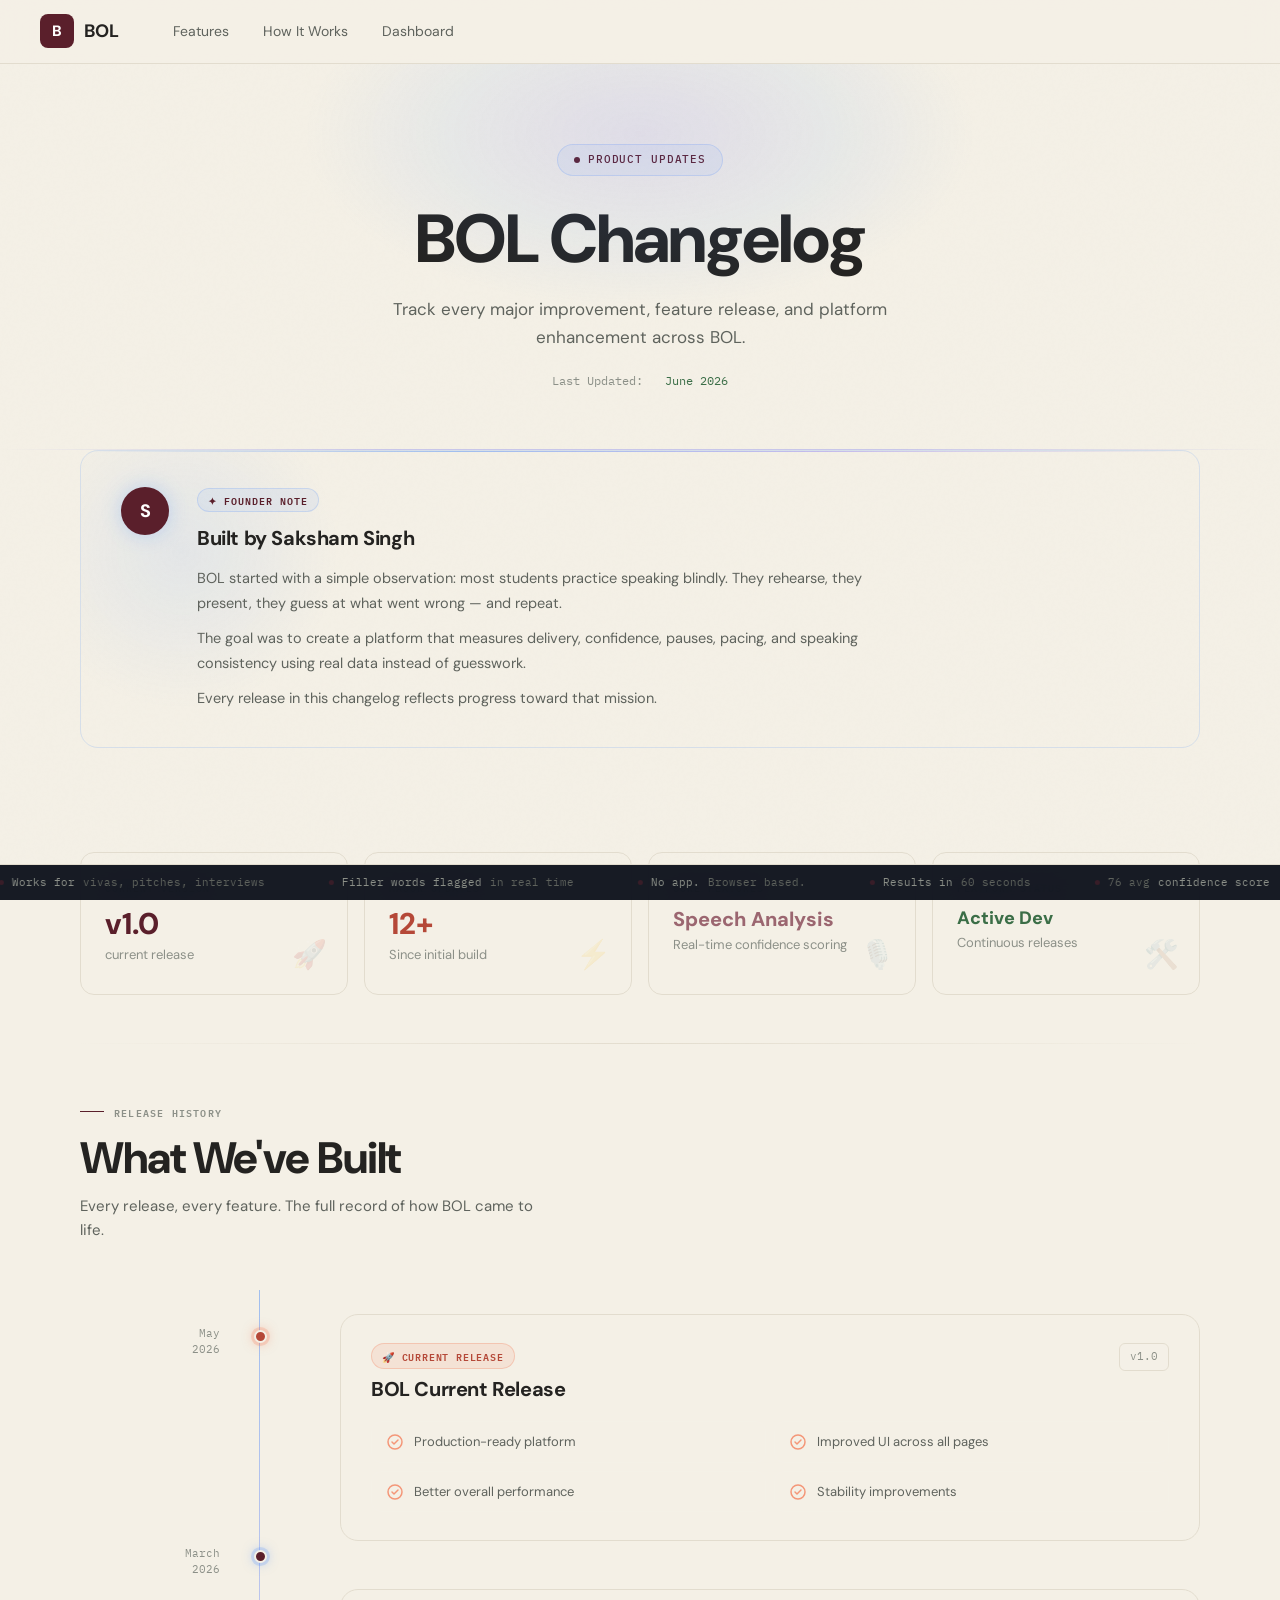
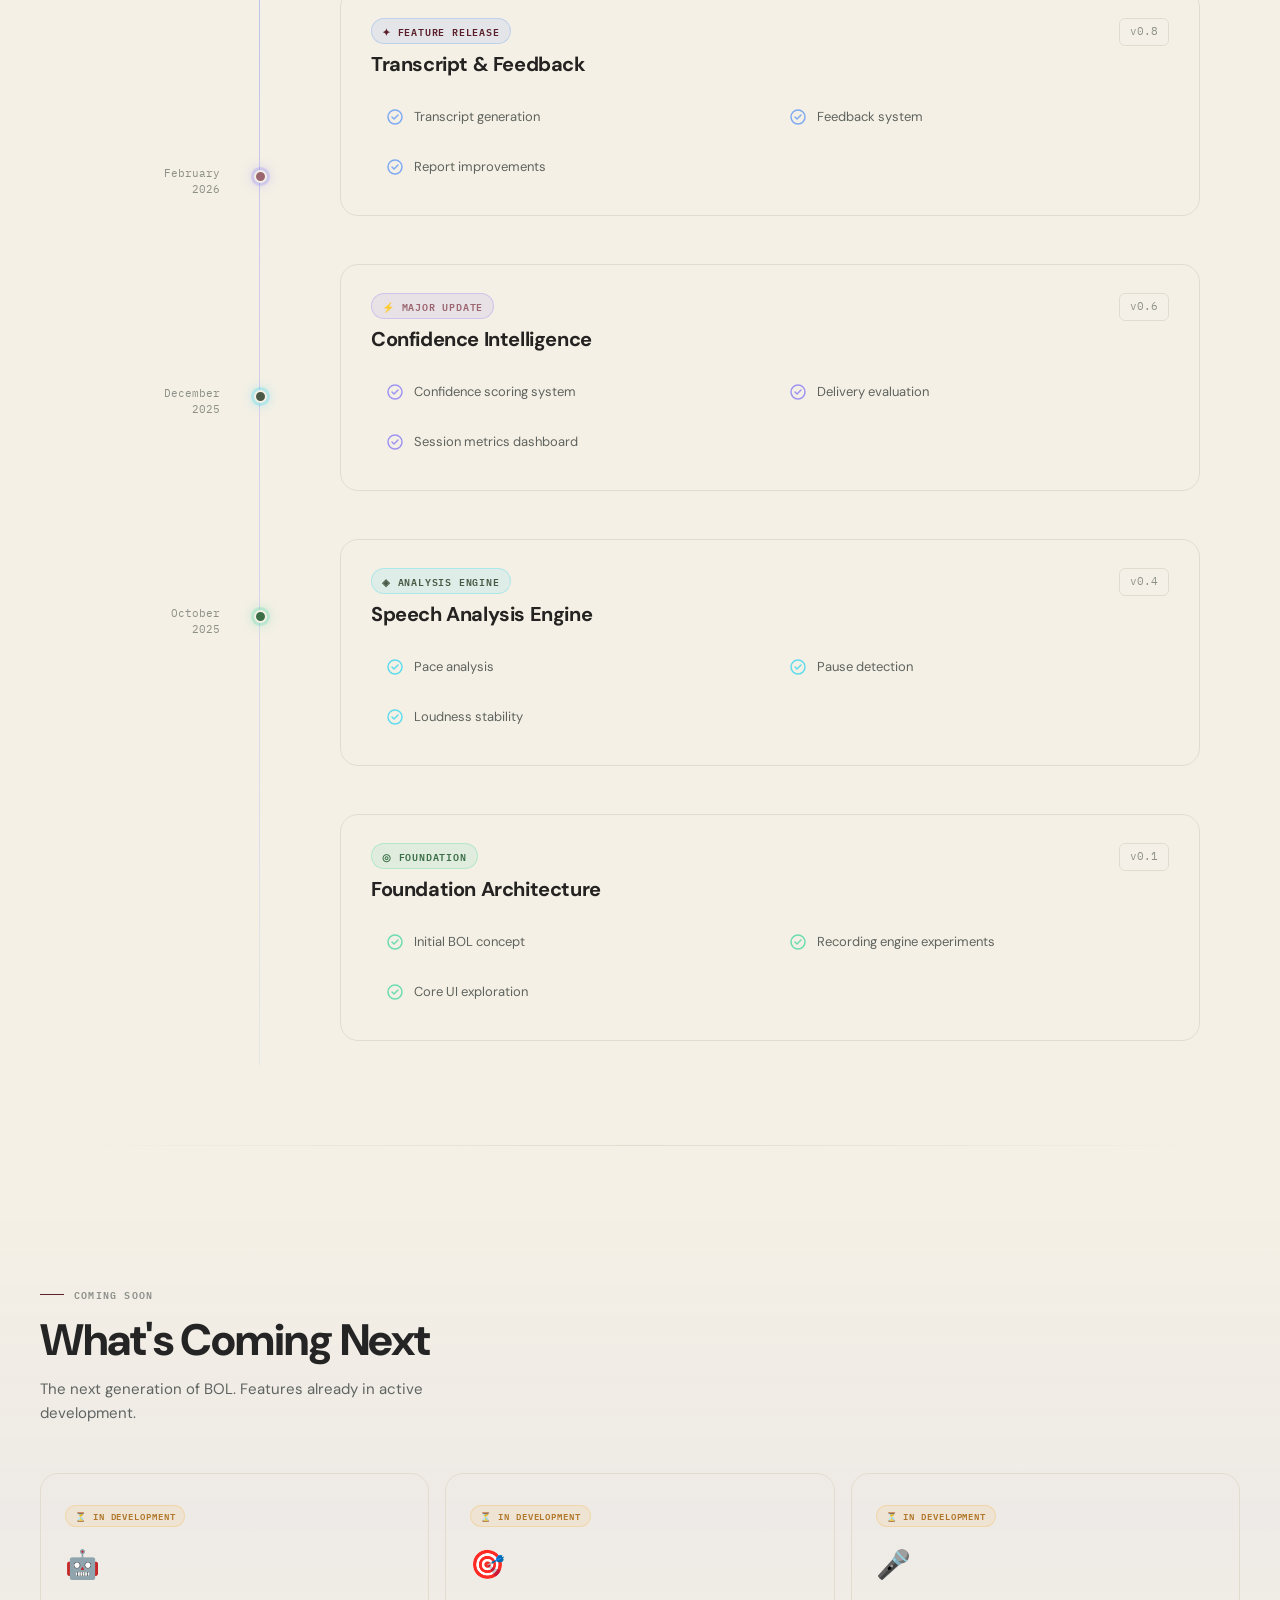
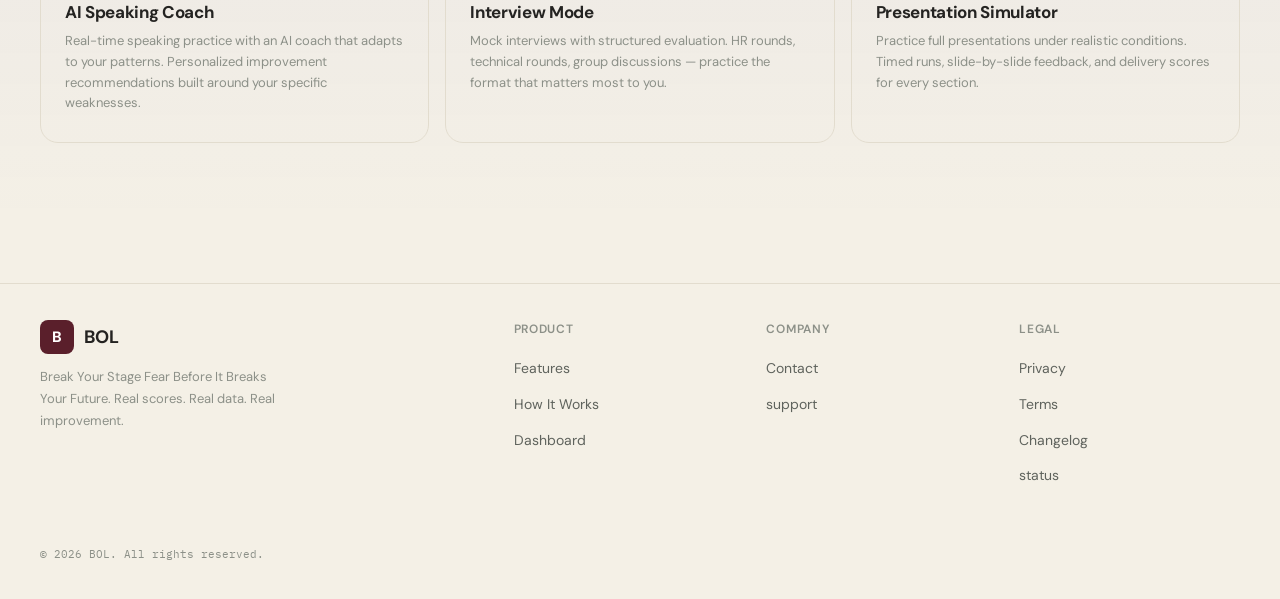
<file: changelog.html>
<!DOCTYPE html>
<html lang="en">
<head>
  <meta charset="UTF-8" />
  <meta name="viewport" content="width=device-width, initial-scale=1.0" />
  <title>BOL — Changelog</title>
  <link rel="preconnect" href="https://fonts.googleapis.com" />
  <link rel="preconnect" href="https://fonts.gstatic.com" crossorigin />
  <link href="https://fonts.googleapis.com/css2?family=Bricolage+Grotesque:opsz,wght@12..96,400;12..96,500;12..96,600;12..96,700;12..96,800&family=DM+Sans:ital,opsz,wght@0,9..40,300;0,9..40,400;0,9..40,500;0,9..40,600;1,9..40,400&family=JetBrains+Mono:wght@400;500;600&display=swap" rel="stylesheet" />
  <link href="https://fonts.googleapis.com/css2?family=IBM+Plex+Sans:wght@400;500;600&family=IBM+Plex+Mono:wght@400;500;600&display=swap" rel="stylesheet" />

  <link rel="stylesheet" href="assets/css/theme.css" />

  <style>
    /* ─── CSS Custom Properties ─────────────────────────────────── */
    :root {
      --bg-base:       var(--bg-primary);
      --bg-surface:    var(--bg-surface);
      --bg-elevated:   var(--bg-surface-muted);
      --bg-card:       var(--bg-surface);
      --bg-card-hover: var(--bg-surface-hover);

      --border:        var(--border-default);
      --border-subtle: var(--border-subtle);
      --border-glow:   rgba(90,31,43,0.15);

      --accent-blue:   var(--accent-burgundy);
      --accent-purple: var(--accent-rose);
      --accent-coral:  var(--status-danger);
      --accent-green:  var(--status-success);
      --accent-amber:  var(--status-warning);
      --accent-cyan:   var(--accent-olive);

      --grad-primary:  var(--button-primary-bg);
      --grad-glow:     none;
      --grad-card:     none;

      --text-primary:  #242321;
      --text-secondary:#5F635D;
      --text-muted:    #8C9088;
      --text-code:     var(--accent-burgundy);

      --radius-sm:  6px;
      --radius-md:  10px;
      --radius-lg:  14px;
      --radius-xl:  18px;

      --font-display: 'DM Sans', sans-serif;
      --font-body:    'DM Sans', sans-serif;
      --font-mono:    'IBM Plex Mono', monospace;
      --font-ui:      'DM Sans', sans-serif;

      --shadow-card:  var(--shadow-sm);
      --shadow-glow:  none;
      --shadow-hover: var(--shadow-md);

      --nav-height: 64px;
    }

    /* ─── Reset & Base ───────────────────────────────────────────── */
    *, *::before, *::after { box-sizing: border-box; margin: 0; padding: 0; }
    html { scroll-behavior: smooth; }

    body {
      font-family: var(--font-body);
      background-color: var(--bg-base);
      color: var(--text-primary);
      line-height: 1.6;
      min-height: 100vh;
      overflow-x: hidden;
      -webkit-font-smoothing: antialiased;
    }

    /* ─── Noise Texture Overlay ──────────────────────────────────── */
    body::before {
      content: '';
      position: fixed;
      inset: 0;
      background-image: url("data:image/svg+xml,%3Csvg viewBox='0 0 256 256' xmlns='http://www.w3.org/2000/svg'%3E%3Cfilter id='noise'%3E%3CfeTurbulence type='fractalNoise' baseFrequency='0.9' numOctaves='4' stitchTiles='stitch'/%3E%3C/filter%3E%3Crect width='100%25' height='100%25' filter='url(%23noise)' opacity='0.025'/%3E%3C/svg%3E");
      pointer-events: none;
      z-index: 0;
      opacity: 0.4;
    }

    /* ─── Scrollbar ──────────────────────────────────────────────── */
    ::-webkit-scrollbar { width: 5px; }
    ::-webkit-scrollbar-track { background: var(--bg-base); }
    ::-webkit-scrollbar-thumb { background: rgba(99,102,241,0.3); border-radius: 99px; }

    /* ─── NAVBAR ─────────────────────────────────────────────────── */
    nav {
      position: fixed;
      top: 0; left: 0; right: 0;
      height: var(--nav-height);
      background: rgba(244, 240, 230, 0.94);
      backdrop-filter: blur(14px);
      -webkit-backdrop-filter: blur(14px);
      border-bottom: 1px solid var(--border);
      z-index: 100;
      display: flex;
      align-items: center;
      padding: 0 40px;
    }

    .nav-inner {
      width: 100%;
      max-width: 1200px;
      margin: 0 auto;
      display: flex;
      align-items: center;
      gap: 40px;
    }

    .nav-logo {
      display: flex;
      align-items: center;
      gap: 10px;
      text-decoration: none;
      flex-shrink: 0;
    }

    .nav-logo-icon {
      width: 34px; height: 34px;
      background: var(--grad-primary);
      border-radius: 8px;
      display: flex;
      align-items: center;
      justify-content: center;
      font-family: var(--font-display);
      font-weight: 800;
      font-size: 15px;
      color: #fff;
      letter-spacing: -0.5px;
    }

    .nav-logo-text {
      font-family: var(--font-display);
      font-weight: 700;
      font-size: 18px;
      color: var(--text-primary);
    }

    .nav-links {
      display: flex;
      align-items: center;
      gap: 6px;
      flex: 1;
    }

    .nav-links a {
      font-family: var(--font-body);
      font-size: 14px;
      font-weight: 400;
      color: var(--text-secondary);
      text-decoration: none;
      padding: 6px 14px;
      border-radius: var(--radius-sm);
      transition: color 0.2s, background 0.2s;
    }
    .nav-links a:hover { color: var(--text-primary); background: rgba(255,255,255,0.05); }
    .nav-links a.active { color: var(--text-primary); }

    .nav-actions {
      display: flex;
      align-items: center;
      gap: 10px;
      margin-left: auto;
    }

    .btn-ghost {
      font-family: var(--font-body);
      font-size: 14px;
      color: var(--text-secondary);
      background: none;
      border: 1px solid var(--border);
      padding: 7px 18px;
      border-radius: var(--radius-sm);
      cursor: pointer;
      transition: all 0.2s;
      text-decoration: none;
    }
    .btn-ghost:hover { color: var(--text-primary); border-color: rgba(255,255,255,0.15); }

    .btn-primary {
      font-family: var(--font-body);
      font-size: 14px;
      font-weight: 600;
      color: #fff;
      background: var(--grad-primary);
      border: none;
      padding: 8px 20px;
      border-radius: var(--radius-sm);
      cursor: pointer;
      transition: all 0.2s;
      text-decoration: none;
      display: flex;
      align-items: center;
      gap: 6px;
    }
    .btn-primary:hover { opacity: 0.9; transform: translateY(-1px); box-shadow: 0 4px 20px rgba(79,142,247,0.3); }

    /* ─── TICKER BAR ─────────────────────────────────────────────── */
    .ticker-bar {
      position: fixed;
      bottom: 0; left: 0; right: 0;
      height: 36px;
      background: rgba(11,15,26,0.9);
      border-top: 1px solid var(--border);
      overflow: hidden;
      z-index: 99;
      display: flex;
      align-items: center;
    }

    .ticker-track {
      display: flex;
      gap: 0;
      animation: none;
      white-space: nowrap;
    }

    .ticker-item {
      font-family: var(--font-mono);
      font-size: 11px;
      color: var(--text-muted);
      padding: 0 32px;
      display: flex;
      align-items: center;
      gap: 8px;
    }
    .ticker-item span { color: var(--text-secondary); }
    .ticker-item .dot {
      width: 5px; height: 5px;
      border-radius: 50%;
      background: var(--accent-blue);
      opacity: 0.5;
    }

    /* ticker animation — driven by JS rAF, not CSS keyframes */

    /* ─── PAGE WRAPPER ───────────────────────────────────────────── */
    .page {
      padding-top: var(--nav-height);
      padding-bottom: 60px;
      position: relative;
      z-index: 1;
    }

    /* ─── HERO SECTION ───────────────────────────────────────────── */
    .hero {
      position: relative;
      padding: 80px 40px 60px;
      text-align: center;
      overflow: hidden;
    }

    .hero::before {
      content: '';
      position: absolute;
      top: -80px; left: 50%; transform: translateX(-50%);
      width: 800px; height: 500px;
      background: radial-gradient(ellipse 60% 50% at 50% 30%, rgba(99,102,241,0.14) 0%, rgba(79,142,247,0.08) 40%, transparent 70%);
      pointer-events: none;
    }

    .hero::after {
      content: '';
      position: absolute;
      bottom: 0; left: 0; right: 0;
      height: 1px;
      background: linear-gradient(90deg, transparent 0%, rgba(99,102,241,0.3) 30%, rgba(99,102,241,0.3) 70%, transparent 100%);
    }

    .hero-badge {
      display: inline-flex;
      align-items: center;
      gap: 8px;
      background: rgba(79,142,247,0.08);
      border: 1px solid rgba(79,142,247,0.2);
      border-radius: 99px;
      padding: 6px 16px;
      margin-bottom: 28px;
      font-family: var(--font-mono);
      font-size: 11px;
      font-weight: 500;
      color: var(--accent-blue);
      letter-spacing: 0.08em;
      text-transform: uppercase;
    }
    .hero-badge .pulse {
      width: 6px; height: 6px;
      border-radius: 50%;
      background: var(--accent-blue);
      animation: pulse-dot 2s ease-in-out infinite;
    }

    @keyframes pulse-dot {
      0%, 100% { opacity: 1; transform: scale(1); }
      50% { opacity: 0.4; transform: scale(0.7); }
    }

    .hero-title {
      font-family: var(--font-display);
      font-size: clamp(42px, 6vw, 68px);
      font-weight: 800;
      line-height: 1.05;
      letter-spacing: -0.03em;
      color: var(--text-primary);
      margin-bottom: 20px;
    }

    .hero-sub {
      font-family: var(--font-body);
      font-size: 17px;
      font-weight: 400;
      color: var(--text-secondary);
      max-width: 500px;
      margin: 0 auto 20px;
      line-height: 1.65;
    }

    .hero-meta {
      font-family: var(--font-mono);
      font-size: 12px;
      color: var(--text-muted);
      display: flex;
      align-items: center;
      justify-content: center;
      gap: 8px;
    }
    .hero-meta span { color: var(--accent-green); }

    /* ─── STATS SECTION ──────────────────────────────────────────── */
    .stats-section {
      padding: 48px 40px;
      max-width: 1200px;
      margin: 0 auto;
    }

    .stats-grid {
      display: grid;
      grid-template-columns: repeat(4, 1fr);
      gap: 16px;
    }

    .stat-card {
      background: var(--bg-card);
      border: 1px solid var(--border);
      border-radius: var(--radius-lg);
      padding: 28px 24px;
      position: relative;
      overflow: hidden;
      transition: all 0.3s ease;
      cursor: default;
    }

    .stat-card::before {
      content: '';
      position: absolute;
      inset: 0;
      background: var(--grad-card);
      opacity: 0;
      transition: opacity 0.3s;
    }

    .stat-card:hover {
      border-color: var(--border-glow);
      transform: translateY(-3px);
      box-shadow: var(--shadow-hover);
    }
    .stat-card:hover::before { opacity: 1; }

    .stat-card::after {
      content: '';
      position: absolute;
      top: 0; left: 0; right: 0;
      height: 2px;
      background: var(--grad-primary);
      opacity: 0;
      transition: opacity 0.3s;
    }
    .stat-card:hover::after { opacity: 1; }

    .stat-label {
      font-family: var(--font-mono);
      font-size: 10px;
      font-weight: 500;
      letter-spacing: 0.1em;
      text-transform: uppercase;
      color: var(--text-muted);
      margin-bottom: 12px;
      position: relative;
      z-index: 1;
    }

    .stat-value {
      font-family: var(--font-display);
      font-size: 30px;
      font-weight: 800;
      color: var(--text-primary);
      line-height: 1;
      margin-bottom: 6px;
      position: relative;
      z-index: 1;
    }
    .stat-value.accent-blue  { color: var(--accent-blue); }
    .stat-value.accent-coral { color: var(--accent-coral); }
    .stat-value.accent-green { color: var(--accent-green); }
    .stat-value.accent-purple { color: var(--accent-purple); }

    .stat-desc {
      font-family: var(--font-body);
      font-size: 13px;
      color: var(--text-muted);
      position: relative;
      z-index: 1;
    }

    .stat-icon {
      position: absolute;
      bottom: 16px; right: 20px;
      font-size: 28px;
      opacity: 0.12;
      transition: opacity 0.3s;
    }
    .stat-card:hover .stat-icon { opacity: 0.22; }

    /* ─── SECTION HEADER ─────────────────────────────────────────── */
    .section-header {
      max-width: 1200px;
      margin: 0 auto;
      padding: 0 40px;
      margin-bottom: 48px;
    }

    .section-tag {
      font-family: var(--font-mono);
      font-size: 10px;
      font-weight: 600;
      letter-spacing: 0.12em;
      text-transform: uppercase;
      color: var(--text-muted);
      display: flex;
      align-items: center;
      gap: 10px;
      margin-bottom: 14px;
    }
    .section-tag::before {
      content: '';
      display: block;
      width: 24px; height: 1px;
      background: var(--accent-blue);
    }

    .section-title {
      font-family: var(--font-display);
      font-size: clamp(30px, 3.5vw, 44px);
      font-weight: 800;
      letter-spacing: -0.025em;
      color: var(--text-primary);
      line-height: 1.1;
      margin-bottom: 12px;
    }

    .section-sub {
      font-family: var(--font-body);
      font-size: 15px;
      color: var(--text-secondary);
      max-width: 480px;
      line-height: 1.6;
    }

    /* ─── TIMELINE SECTION ───────────────────────────────────────── */
    .timeline-section {
      max-width: 1200px;
      margin: 0 auto;
      padding: 0 40px 80px;
    }

    .timeline-layout {
      display: grid;
      grid-template-columns: 220px 1fr;
      gap: 0;
    }

    /* Left side — spine */
    .timeline-spine {
      position: relative;
      padding-right: 40px;
    }

    .timeline-line {
      position: absolute;
      top: 0; bottom: 0;
      right: 40px;
      width: 1px;
      background: linear-gradient(180deg,
        rgba(79,142,247,0.5) 0%,
        rgba(124,109,246,0.3) 40%,
        rgba(79,142,247,0.1) 100%);
    }

    /* Timeline entries */
    .timeline-entries {
      display: flex;
      flex-direction: column;
      gap: 0;
    }

    .timeline-entry {
      display: contents;
    }

    .timeline-date-col {
      padding: 36px 40px 36px 0;
      display: flex;
      flex-direction: column;
      align-items: flex-end;
      justify-content: flex-start;
      position: relative;
    }

    /* timeline-dot styles moved to patch block below */

    .timeline-date-label {
      font-family: var(--font-mono);
      font-size: 11px;
      color: var(--text-muted);
      line-height: 1.4;
      text-align: right;
    }

    .timeline-card-col {
      padding: 24px 0 24px 40px;
    }

    /* ─── TIMELINE CARD ──────────────────────────────────────────── */
    .tl-card {
      background: var(--bg-card);
      border: 1px solid var(--border);
      border-radius: var(--radius-xl);
      padding: 28px 30px;
      position: relative;
      overflow: hidden;
      transition: all 0.35s ease;
    }

    .tl-card::before {
      content: '';
      position: absolute;
      inset: 0;
      background: var(--grad-card);
      opacity: 0;
      transition: opacity 0.35s;
      border-radius: inherit;
    }

    .tl-card:hover {
      border-color: var(--border-glow);
      transform: translateX(4px);
      box-shadow: var(--shadow-hover);
    }
    .tl-card:hover::before { opacity: 1; }

    /* Left glow stripe on hover */
    .tl-card::after {
      content: '';
      position: absolute;
      left: 0; top: 20%; bottom: 20%;
      width: 3px;
      border-radius: 0 2px 2px 0;
      opacity: 0;
      transition: opacity 0.3s;
    }
    .tl-card.launch::after  { background: var(--accent-coral); }
    .tl-card.major::after   { background: var(--accent-blue); }
    .tl-card.feature::after { background: var(--accent-purple); }
    .tl-card.design::after  { background: var(--accent-cyan); }
    .tl-card.initial::after { background: var(--accent-green); }
    .tl-card:hover::after { opacity: 1; }

    .tl-card-header {
      display: flex;
      align-items: flex-start;
      justify-content: space-between;
      gap: 16px;
      margin-bottom: 20px;
      position: relative;
      z-index: 1;
    }

    .tl-card-title-wrap { flex: 1; }

    .tl-card-tag {
      display: inline-flex;
      align-items: center;
      gap: 6px;
      font-family: var(--font-mono);
      font-size: 10px;
      font-weight: 600;
      letter-spacing: 0.08em;
      text-transform: uppercase;
      padding: 4px 10px;
      border-radius: 99px;
      margin-bottom: 8px;
    }

    .tl-card-tag.launch  { background: rgba(244,113,74,0.1);  border: 1px solid rgba(244,113,74,0.25);  color: var(--accent-coral); }
    .tl-card-tag.major   { background: rgba(79,142,247,0.1);  border: 1px solid rgba(79,142,247,0.25);  color: var(--accent-blue); }
    .tl-card-tag.feature { background: rgba(124,109,246,0.1); border: 1px solid rgba(124,109,246,0.25); color: var(--accent-purple); }
    .tl-card-tag.design  { background: rgba(34,211,238,0.1);  border: 1px solid rgba(34,211,238,0.25);  color: var(--accent-cyan); }
    .tl-card-tag.initial { background: rgba(52,211,153,0.1);  border: 1px solid rgba(52,211,153,0.25);  color: var(--accent-green); }

    .tl-card-title {
      font-family: var(--font-display);
      font-size: 20px;
      font-weight: 700;
      letter-spacing: -0.02em;
      color: var(--text-primary);
      line-height: 1.2;
    }

    .tl-version-badge {
      font-family: var(--font-mono);
      font-size: 11px;
      color: var(--text-muted);
      background: rgba(255,255,255,0.04);
      border: 1px solid var(--border);
      padding: 4px 10px;
      border-radius: var(--radius-sm);
      white-space: nowrap;
      flex-shrink: 0;
    }

    .tl-items {
      display: grid;
      grid-template-columns: repeat(2, 1fr);
      gap: 8px;
      position: relative;
      z-index: 1;
    }

    .tl-item {
      display: flex;
      align-items: flex-start;
      gap: 10px;
      padding: 10px 14px;
      background: rgba(255,255,255,0.025);
      border: 1px solid rgba(255,255,255,0.04);
      border-radius: var(--radius-md);
      transition: background 0.2s, border-color 0.2s;
    }
    .tl-item:hover { background: rgba(255,255,255,0.04); border-color: rgba(255,255,255,0.08); }

    .tl-item-icon {
      width: 18px; height: 18px;
      flex-shrink: 0;
      margin-top: 1px;
      opacity: 0.7;
    }

    .tl-item-text {
      font-family: var(--font-body);
      font-size: 13px;
      color: var(--text-secondary);
      line-height: 1.5;
    }

    /* ─── ROADMAP SECTION ────────────────────────────────────────── */
    .roadmap-section {
      padding: 80px 40px;
      position: relative;
      overflow: hidden;
    }

    .roadmap-section::before {
      content: '';
      position: absolute;
      inset: 0;
      background: linear-gradient(180deg, transparent 0%, rgba(99,102,241,0.04) 50%, transparent 100%);
      pointer-events: none;
    }

    .roadmap-inner {
      max-width: 1200px;
      margin: 0 auto;
    }

    .roadmap-grid {
      display: grid;
      grid-template-columns: repeat(4, 1fr);
      gap: 16px;
    }

    .roadmap-card {
      background: var(--bg-card);
      border: 1px solid var(--border);
      border-radius: var(--radius-xl);
      padding: 28px 24px;
      position: relative;
      overflow: hidden;
      transition: all 0.35s ease;
      cursor: default;
    }

    .roadmap-card::before {
      content: '';
      position: absolute;
      inset: 0;
      background: linear-gradient(145deg, rgba(79,142,247,0.05) 0%, rgba(124,109,246,0.03) 100%);
      opacity: 0;
      transition: opacity 0.35s;
    }

    .roadmap-card:hover {
      border-color: var(--border-glow);
      transform: translateY(-4px);
      box-shadow: var(--shadow-hover);
    }
    .roadmap-card:hover::before { opacity: 1; }

    .roadmap-coming-badge {
      display: inline-flex;
      align-items: center;
      gap: 5px;
      font-family: var(--font-mono);
      font-size: 9px;
      font-weight: 600;
      letter-spacing: 0.1em;
      text-transform: uppercase;
      color: var(--accent-amber);
      background: rgba(245,158,11,0.08);
      border: 1px solid rgba(245,158,11,0.2);
      padding: 3px 9px;
      border-radius: 99px;
      margin-bottom: 16px;
    }

    .roadmap-icon {
      font-size: 28px;
      margin-bottom: 14px;
      display: block;
    }

    .roadmap-title {
      font-family: var(--font-display);
      font-size: 17px;
      font-weight: 700;
      letter-spacing: -0.02em;
      color: var(--text-primary);
      margin-bottom: 8px;
      line-height: 1.25;
    }

    .roadmap-desc {
      font-family: var(--font-body);
      font-size: 13px;
      color: var(--text-muted);
      line-height: 1.6;
    }

    .roadmap-card::after {
      content: '';
      position: absolute;
      bottom: 0; left: 0; right: 0;
      height: 2px;
      background: var(--grad-primary);
      opacity: 0;
      transition: opacity 0.3s;
    }
    .roadmap-card:hover::after { opacity: 0.6; }

    /* ─── FOOTER — see compact rules in patch block ──────────────── */

    .footer-brand .nav-logo { margin-bottom: 12px; display: inline-flex; }
    .footer-brand-desc {
      font-family: var(--font-body);
      font-size: 13px;
      color: var(--text-muted);
      line-height: 1.7;
      max-width: 240px;
    }

    .footer-col h4 {
      font-family: var(--font-ui);
      font-size: 12px;
      font-weight: 600;
      letter-spacing: 0.06em;
      text-transform: uppercase;
      color: var(--text-muted);
      margin-bottom: 16px;
    }

    .footer-col ul { list-style: none; }
    .footer-col ul li { margin-bottom: 10px; }
    .footer-col ul li a {
      font-family: var(--font-body);
      font-size: 14px;
      color: var(--text-secondary);
      text-decoration: none;
      transition: color 0.2s;
    }
    .footer-col ul li a:hover { color: var(--text-primary); }

    /* footer-bottom — see compact rules in patch block */

    .footer-copy {
      font-family: var(--font-mono);
      font-size: 11px;
      color: var(--text-muted);
    }

    .footer-legal {
      display: flex;
      gap: 20px;
    }
    .footer-legal a {
      font-family: var(--font-body);
      font-size: 12px;
      color: var(--text-muted);
      text-decoration: none;
      transition: color 0.2s;
    }
    .footer-legal a:hover { color: var(--text-secondary); }

    /* ─── ANIMATIONS ─────────────────────────────────────────────── */
    .fade-in {
      opacity: 0;
      transform: translateY(18px);
      transition: opacity 0.6s ease, transform 0.6s ease;
    }
    .fade-in.visible {
      opacity: 1;
      transform: none;
    }

    /* Stagger delays */
    .delay-1 { transition-delay: 0.1s; }
    .delay-2 { transition-delay: 0.2s; }
    .delay-3 { transition-delay: 0.3s; }
    .delay-4 { transition-delay: 0.4s; }

    /* ─── RESPONSIVE ─────────────────────────────────────────────── */
    @media (max-width: 900px) {
      .stats-grid    { grid-template-columns: repeat(2, 1fr); }
      .roadmap-grid  { grid-template-columns: repeat(2, 1fr); }
      .timeline-layout { grid-template-columns: 1fr; }
      .timeline-spine { display: none; }
      .timeline-card-col { padding: 0 0 24px; }
      .tl-items { grid-template-columns: 1fr; }
      .footer-inner { grid-template-columns: 1fr 1fr; }
    }

    @media (max-width: 600px) {
      nav { padding: 0 20px; }
      .hero, .stats-section, .timeline-section, .roadmap-section, footer { padding-left: 20px; padding-right: 20px; }
      .stats-grid   { grid-template-columns: 1fr; }
      .roadmap-grid { grid-template-columns: 1fr; }
      .footer-inner { grid-template-columns: 1fr; }
      .nav-links { display: none; }
    }

    /* ─── DIVIDER ────────────────────────────────────────────────── */
    .section-divider {
      max-width: 1200px;
      margin: 0 auto 60px;
      padding: 0 40px;
    }
    .section-divider hr {
      border: none;
      height: 1px;
      background: linear-gradient(90deg, transparent, var(--border), transparent);
    }

    /* ─── FOUNDER CARD ───────────────────────────────────────────── */
    .founder-section {
      max-width: 1200px;
      margin: 0 auto;
      padding: 0 40px 56px;
    }

    .founder-card {
      position: relative;
      background: var(--bg-card);
      border: 1px solid rgba(79,142,247,0.18);
      border-radius: var(--radius-xl);
      padding: 36px 40px;
      overflow: hidden;
      transition: border-color 0.35s ease, box-shadow 0.35s ease, transform 0.35s ease;
    }

    .founder-card::before {
      content: '';
      position: absolute;
      top: -60px; left: -60px;
      width: 320px; height: 320px;
      background: radial-gradient(circle, rgba(79,142,247,0.1) 0%, transparent 70%);
      pointer-events: none;
      transition: opacity 0.35s;
    }

    .founder-card::after {
      content: '';
      position: absolute;
      top: 0; left: 0; right: 0;
      height: 1px;
      background: linear-gradient(90deg, transparent, rgba(79,142,247,0.5), rgba(124,109,246,0.4), transparent);
    }

    .founder-card:hover {
      border-color: rgba(79,142,247,0.35);
      box-shadow: 0 0 40px rgba(79,142,247,0.1), 0 8px 32px rgba(0,0,0,0.4);
      transform: translateY(-2px);
    }

    .founder-card-inner {
      display: flex;
      align-items: flex-start;
      gap: 28px;
      position: relative;
      z-index: 1;
    }

    .founder-avatar {
      width: 48px; height: 48px;
      border-radius: 50%;
      background: var(--grad-primary);
      display: flex;
      align-items: center;
      justify-content: center;
      font-family: var(--font-display);
      font-weight: 800;
      font-size: 18px;
      color: #fff;
      flex-shrink: 0;
      box-shadow: 0 0 20px rgba(79,142,247,0.3);
    }

    .founder-content { flex: 1; }

    .founder-badge {
      display: inline-flex;
      align-items: center;
      gap: 6px;
      font-family: var(--font-mono);
      font-size: 10px;
      font-weight: 600;
      letter-spacing: 0.1em;
      text-transform: uppercase;
      color: var(--accent-blue);
      background: rgba(79,142,247,0.08);
      border: 1px solid rgba(79,142,247,0.2);
      padding: 3px 10px;
      border-radius: 99px;
      margin-bottom: 10px;
    }

    .founder-name {
      font-family: var(--font-display);
      font-size: 20px;
      font-weight: 700;
      letter-spacing: -0.02em;
      color: var(--text-primary);
      margin-bottom: 12px;
    }

    .founder-desc {
      font-family: var(--font-body);
      font-size: 14.5px;
      color: var(--text-secondary);
      line-height: 1.72;
      max-width: 680px;
    }

    .founder-desc p + p { margin-top: 10px; }

    /* ─── UPGRADED TIMELINE DOTS — animated ring ─────────────────── */
    .timeline-dot {
      position: absolute;
      right: -7px;
      top: 40px;
      width: 13px; height: 13px;
      border-radius: 50%;
      border: 2px solid var(--bg-base);
      z-index: 2;
      transition: transform 0.3s, box-shadow 0.3s;
    }
    .timeline-dot::after {
      content: '';
      position: absolute;
      inset: -5px;
      border-radius: 50%;
      border: 1px solid currentColor;
      opacity: 0;
      transform: scale(0.6);
      transition: opacity 0.3s, transform 0.3s;
    }
    .timeline-card-col:hover ~ .timeline-spine .timeline-dot,
    .timeline-date-col:hover .timeline-dot {
      transform: scale(1.25);
    }
    .tl-card:hover ~ * .timeline-dot { transform: scale(1.3); }

    .timeline-dot.launch  { background: var(--accent-coral); box-shadow: 0 0 0 3px rgba(244,113,74,0.2), 0 0 12px rgba(244,113,74,0.5); color: var(--accent-coral); }
    .timeline-dot.major   { background: var(--accent-blue);  box-shadow: 0 0 0 3px rgba(79,142,247,0.2),  0 0 12px rgba(79,142,247,0.5);  color: var(--accent-blue); }
    .timeline-dot.feature { background: var(--accent-purple); box-shadow: 0 0 0 3px rgba(124,109,246,0.2),0 0 12px rgba(124,109,246,0.5); color: var(--accent-purple); }
    .timeline-dot.design  { background: var(--accent-cyan);  box-shadow: 0 0 0 3px rgba(34,211,238,0.2),  0 0 12px rgba(34,211,238,0.5);  color: var(--accent-cyan); }
    .timeline-dot.initial { background: var(--accent-green); box-shadow: 0 0 0 3px rgba(52,211,153,0.2),  0 0 12px rgba(52,211,153,0.5);  color: var(--accent-green); }

    /* Pulse ring animation on dots */
    @keyframes dot-pulse {
      0%   { opacity: 0.6; transform: scale(1); }
      70%  { opacity: 0;   transform: scale(2); }
      100% { opacity: 0;   transform: scale(2); }
    }
    .timeline-dot::after {
      content: '';
      position: absolute;
      inset: -4px;
      border-radius: 50%;
      border: 1.5px solid currentColor;
      animation: dot-pulse 2.5s ease-out infinite;
      opacity: 0;
    }
    .timeline-dot.launch::after  { border-color: var(--accent-coral);  animation-delay: 0s; }
    .timeline-dot.major::after   { border-color: var(--accent-blue);   animation-delay: 0.5s; }
    .timeline-dot.feature::after { border-color: var(--accent-purple); animation-delay: 1s; }
    .timeline-dot.design::after  { border-color: var(--accent-cyan);   animation-delay: 1.5s; }
    .timeline-dot.initial::after { border-color: var(--accent-green);  animation-delay: 2s; }

    /* Hover glow & lift on timeline cards */
    .tl-card:hover {
      box-shadow: 0 12px 48px rgba(79,142,247,0.16), 0 4px 16px rgba(0,0,0,0.5);
    }

    /* ─── FOOTER — compact to match homepage ─────────────────────── */
    footer {
      background: var(--bg-surface);
      border-top: 1px solid var(--border);
      padding: 36px 40px 36px;
    }

    .footer-inner {
      max-width: 1200px;
      margin: 0 auto;
      display: grid;
      grid-template-columns: 2fr repeat(3, 1fr);
      gap: 32px;
      padding-bottom: 28px;
    }

    .footer-bottom {
      max-width: 1200px;
      margin: 0 auto;
      padding-top: 20px;
      border-top: 1px solid var(--border-subtle);
      display: flex;
      align-items: center;
      justify-content: space-between;
    }

    /* ─── TICKER — JS-driven, no CSS animation ───────────────────── */
    .ticker-bar {
      position: fixed;
      bottom: 0; left: 0; right: 0;
      height: 36px;
      background: rgba(11,15,26,0.95);
      backdrop-filter: blur(12px);
      -webkit-backdrop-filter: blur(12px);
      border-top: 1px solid var(--border);
      overflow: hidden;
      z-index: 99;
      display: flex;
      align-items: center;
    }

    .ticker-track {
      display: flex;
      gap: 0;
      white-space: nowrap;
      will-change: transform;
    }

    /* ─── ROADMAP 3-col grid for new cards ───────────────────────── */
    .roadmap-grid-3 {
      display: grid;
      grid-template-columns: repeat(3, 1fr);
      gap: 16px;
    }
    @media (max-width: 900px)  { .roadmap-grid-3 { grid-template-columns: 1fr 1fr; } }
    @media (max-width: 600px)  { .roadmap-grid-3 { grid-template-columns: 1fr; } }

    @media (max-width: 600px) {
      .founder-section { padding-left: 20px; padding-right: 20px; }
      .founder-card-inner { flex-direction: column; gap: 16px; }
    }
  </style>
</head>
<body>

  <!-- ─── NAVBAR ──────────────────────────────────────────────────── -->
  <nav>
    <div class="nav-inner">
      <a href="#" class="nav-logo">
        <div class="nav-logo-icon">B</div>
        <span class="nav-logo-text">BOL</span>
      </a>
      <div class="nav-links">
        <a href="BOL.html#features">Features</a>
        <a href="view demoreport.html">How It Works</a>
        <a href="BOL.html#dashboard">Dashboard</a>
      </div>
      <div class="nav-actions">
       
      </div>
    </div>
  </nav>

  <!-- ─── PAGE ────────────────────────────────────────────────────── -->
  <div class="page">

    <!-- ─── HERO ──────────────────────────────────────────────────── -->
    <section class="hero">
      <div class="hero-badge">
        <span class="pulse"></span>
        PRODUCT UPDATES
      </div>
      <h1 class="hero-title">BOL Changelog</h1>
      <p class="hero-sub">Track every major improvement, feature release, and platform enhancement across BOL.</p>
      <div class="hero-meta">
        Last Updated: &nbsp;<span>June 2026</span>
      </div>
    </section>

    <!-- ─── FOUNDER ──────────────────────────────────────────────── -->
    <section class="founder-section fade-in">
      <div class="founder-card">
        <div class="founder-card-inner">
          <div class="founder-avatar">S</div>
          <div class="founder-content">
            <div class="founder-badge">✦ Founder Note</div>
            <div class="founder-name">Built by Saksham Singh</div>
            <div class="founder-desc">
              <p>BOL started with a simple observation: most students practice speaking blindly. They rehearse, they present, they guess at what went wrong — and repeat.</p>
              <p>The goal was to create a platform that measures delivery, confidence, pauses, pacing, and speaking consistency using real data instead of guesswork.</p>
              <p>Every release in this changelog reflects progress toward that mission.</p>
            </div>
          </div>
        </div>
      </div>
    </section>

    <!-- ─── STATS ─────────────────────────────────────────────────── -->
    <section class="stats-section">
      <div class="stats-grid">
        <div class="stat-card fade-in delay-1">
          <div class="stat-label">Current Version</div>
          <div class="stat-value accent-blue">v1.0</div>
          <div class="stat-desc">current release</div>
          <div class="stat-icon">🚀</div>
        </div>
        <div class="stat-card fade-in delay-2">
          <div class="stat-label">Major Updates</div>
          <div class="stat-value accent-coral">12+</div>
          <div class="stat-desc">Since initial build</div>
          <div class="stat-icon">⚡</div>
        </div>
        <div class="stat-card fade-in delay-3">
          <div class="stat-label">Core Features</div>
          <div class="stat-value accent-purple" style="font-size:20px; margin-top:4px;">Speech Analysis</div>
          <div class="stat-desc">Real-time confidence scoring</div>
          <div class="stat-icon">🎙️</div>
        </div>
        <div class="stat-card fade-in delay-4">
          <div class="stat-label">Platform Status</div>
          <div class="stat-value accent-green" style="font-size:18px; margin-top:4px;">Active Dev</div>
          <div class="stat-desc">Continuous releases</div>
          <div class="stat-icon">🛠️</div>
        </div>
      </div>
    </section>

    <div class="section-divider"><hr /></div>

    <!-- ─── TIMELINE ──────────────────────────────────────────────── -->
    <section class="timeline-section">
      <div class="section-header" style="padding:0; margin-bottom:48px;">
        <div class="section-tag">Release History</div>
        <h2 class="section-title">What We've Built</h2>
        <p class="section-sub">Every release, every feature. The full record of how BOL came to life.</p>
      </div>

      <div class="timeline-layout">

        <!-- Spine -->
        <div class="timeline-spine">
          <div class="timeline-line"></div>

          <div style="display:flex;flex-direction:column;gap:0;">
            <div class="timeline-date-col" style="height:auto; min-height:220px;">
              <div class="timeline-dot launch"></div>
              <div class="timeline-date-label">May<br/>2026</div>
            </div>
            <div class="timeline-date-col" style="height:auto; min-height:220px;">
              <div class="timeline-dot major"></div>
              <div class="timeline-date-label">March<br/>2026</div>
            </div>
            <div class="timeline-date-col" style="height:auto; min-height:220px;">
              <div class="timeline-dot feature"></div>
              <div class="timeline-date-label">February<br/>2026</div>
            </div>
            <div class="timeline-date-col" style="height:auto; min-height:220px;">
              <div class="timeline-dot design"></div>
              <div class="timeline-date-label">December<br/>2025</div>
            </div>
            <div class="timeline-date-col" style="height:auto; min-height:220px;">
              <div class="timeline-dot initial"></div>
              <div class="timeline-date-label">October<br/>2025</div>
            </div>
          </div>
        </div>

        <!-- Cards -->
        <div class="timeline-entries">

          <!-- May 2026 -->
          <div class="timeline-card-col fade-in delay-1">
            <div class="tl-card launch">
              <div class="tl-card-header">
                <div class="tl-card-title-wrap">
                  <div class="tl-card-tag launch">🚀 Current Release</div>
                  <div class="tl-card-title">BOL Current Release</div>
                </div>
                <div class="tl-version-badge">v1.0</div>
              </div>
              <div class="tl-items">
                <div class="tl-item">
                  <svg class="tl-item-icon" viewBox="0 0 18 18" fill="none"><circle cx="9" cy="9" r="7" stroke="#f4714a" stroke-width="1.5"/><path d="M6 9l2 2 4-4" stroke="#f4714a" stroke-width="1.5" stroke-linecap="round" stroke-linejoin="round"/></svg>
                  <span class="tl-item-text">Production-ready platform</span>
                </div>
                <div class="tl-item">
                  <svg class="tl-item-icon" viewBox="0 0 18 18" fill="none"><circle cx="9" cy="9" r="7" stroke="#f4714a" stroke-width="1.5"/><path d="M6 9l2 2 4-4" stroke="#f4714a" stroke-width="1.5" stroke-linecap="round" stroke-linejoin="round"/></svg>
                  <span class="tl-item-text">Improved UI across all pages</span>
                </div>
                <div class="tl-item">
                  <svg class="tl-item-icon" viewBox="0 0 18 18" fill="none"><circle cx="9" cy="9" r="7" stroke="#f4714a" stroke-width="1.5"/><path d="M6 9l2 2 4-4" stroke="#f4714a" stroke-width="1.5" stroke-linecap="round" stroke-linejoin="round"/></svg>
                  <span class="tl-item-text">Better overall performance</span>
                </div>
                <div class="tl-item">
                  <svg class="tl-item-icon" viewBox="0 0 18 18" fill="none"><circle cx="9" cy="9" r="7" stroke="#f4714a" stroke-width="1.5"/><path d="M6 9l2 2 4-4" stroke="#f4714a" stroke-width="1.5" stroke-linecap="round" stroke-linejoin="round"/></svg>
                  <span class="tl-item-text">Stability improvements</span>
                </div>
              </div>
            </div>
          </div>

          <!-- March 2026 -->
          <div class="timeline-card-col fade-in delay-2">
            <div class="tl-card major">
              <div class="tl-card-header">
                <div class="tl-card-title-wrap">
                  <div class="tl-card-tag major">✦ Feature Release</div>
                  <div class="tl-card-title">Transcript &amp; Feedback</div>
                </div>
                <div class="tl-version-badge">v0.8</div>
              </div>
              <div class="tl-items">
                <div class="tl-item">
                  <svg class="tl-item-icon" viewBox="0 0 18 18" fill="none"><circle cx="9" cy="9" r="7" stroke="#4f8ef7" stroke-width="1.5"/><path d="M6 9l2 2 4-4" stroke="#4f8ef7" stroke-width="1.5" stroke-linecap="round" stroke-linejoin="round"/></svg>
                  <span class="tl-item-text">Transcript generation</span>
                </div>
                <div class="tl-item">
                  <svg class="tl-item-icon" viewBox="0 0 18 18" fill="none"><circle cx="9" cy="9" r="7" stroke="#4f8ef7" stroke-width="1.5"/><path d="M6 9l2 2 4-4" stroke="#4f8ef7" stroke-width="1.5" stroke-linecap="round" stroke-linejoin="round"/></svg>
                  <span class="tl-item-text">Feedback system</span>
                </div>
                <div class="tl-item">
                  <svg class="tl-item-icon" viewBox="0 0 18 18" fill="none"><circle cx="9" cy="9" r="7" stroke="#4f8ef7" stroke-width="1.5"/><path d="M6 9l2 2 4-4" stroke="#4f8ef7" stroke-width="1.5" stroke-linecap="round" stroke-linejoin="round"/></svg>
                  <span class="tl-item-text">Report improvements</span>
                </div>
              </div>
            </div>
          </div>

          <!-- February 2026 -->
          <div class="timeline-card-col fade-in delay-1">
            <div class="tl-card feature">
              <div class="tl-card-header">
                <div class="tl-card-title-wrap">
                  <div class="tl-card-tag feature">⚡ Major Update</div>
                  <div class="tl-card-title">Confidence Intelligence</div>
                </div>
                <div class="tl-version-badge">v0.6</div>
              </div>
              <div class="tl-items">
                <div class="tl-item">
                  <svg class="tl-item-icon" viewBox="0 0 18 18" fill="none"><circle cx="9" cy="9" r="7" stroke="#7c6df6" stroke-width="1.5"/><path d="M6 9l2 2 4-4" stroke="#7c6df6" stroke-width="1.5" stroke-linecap="round" stroke-linejoin="round"/></svg>
                  <span class="tl-item-text">Confidence scoring system</span>
                </div>
                <div class="tl-item">
                  <svg class="tl-item-icon" viewBox="0 0 18 18" fill="none"><circle cx="9" cy="9" r="7" stroke="#7c6df6" stroke-width="1.5"/><path d="M6 9l2 2 4-4" stroke="#7c6df6" stroke-width="1.5" stroke-linecap="round" stroke-linejoin="round"/></svg>
                  <span class="tl-item-text">Delivery evaluation</span>
                </div>
                <div class="tl-item">
                  <svg class="tl-item-icon" viewBox="0 0 18 18" fill="none"><circle cx="9" cy="9" r="7" stroke="#7c6df6" stroke-width="1.5"/><path d="M6 9l2 2 4-4" stroke="#7c6df6" stroke-width="1.5" stroke-linecap="round" stroke-linejoin="round"/></svg>
                  <span class="tl-item-text">Session metrics dashboard</span>
                </div>
              </div>
            </div>
          </div>

          <!-- December 2025 -->
          <div class="timeline-card-col fade-in delay-2">
            <div class="tl-card design">
              <div class="tl-card-header">
                <div class="tl-card-title-wrap">
                  <div class="tl-card-tag design">◈ Analysis Engine</div>
                  <div class="tl-card-title">Speech Analysis Engine</div>
                </div>
                <div class="tl-version-badge">v0.4</div>
              </div>
              <div class="tl-items">
                <div class="tl-item">
                  <svg class="tl-item-icon" viewBox="0 0 18 18" fill="none"><circle cx="9" cy="9" r="7" stroke="#22d3ee" stroke-width="1.5"/><path d="M6 9l2 2 4-4" stroke="#22d3ee" stroke-width="1.5" stroke-linecap="round" stroke-linejoin="round"/></svg>
                  <span class="tl-item-text">Pace analysis</span>
                </div>
                <div class="tl-item">
                  <svg class="tl-item-icon" viewBox="0 0 18 18" fill="none"><circle cx="9" cy="9" r="7" stroke="#22d3ee" stroke-width="1.5"/><path d="M6 9l2 2 4-4" stroke="#22d3ee" stroke-width="1.5" stroke-linecap="round" stroke-linejoin="round"/></svg>
                  <span class="tl-item-text">Pause detection</span>
                </div>
                <div class="tl-item">
                  <svg class="tl-item-icon" viewBox="0 0 18 18" fill="none"><circle cx="9" cy="9" r="7" stroke="#22d3ee" stroke-width="1.5"/><path d="M6 9l2 2 4-4" stroke="#22d3ee" stroke-width="1.5" stroke-linecap="round" stroke-linejoin="round"/></svg>
                  <span class="tl-item-text">Loudness stability</span>
                </div>
              </div>
            </div>
          </div>

          <!-- October 2025 -->
          <div class="timeline-card-col fade-in delay-1">
            <div class="tl-card initial">
              <div class="tl-card-header">
                <div class="tl-card-title-wrap">
                  <div class="tl-card-tag initial">◎ Foundation</div>
                  <div class="tl-card-title">Foundation Architecture</div>
                </div>
                <div class="tl-version-badge">v0.1</div>
              </div>
              <div class="tl-items">
                <div class="tl-item">
                  <svg class="tl-item-icon" viewBox="0 0 18 18" fill="none"><circle cx="9" cy="9" r="7" stroke="#34d399" stroke-width="1.5"/><path d="M6 9l2 2 4-4" stroke="#34d399" stroke-width="1.5" stroke-linecap="round" stroke-linejoin="round"/></svg>
                  <span class="tl-item-text">Initial BOL concept</span>
                </div>
                <div class="tl-item">
                  <svg class="tl-item-icon" viewBox="0 0 18 18" fill="none"><circle cx="9" cy="9" r="7" stroke="#34d399" stroke-width="1.5"/><path d="M6 9l2 2 4-4" stroke="#34d399" stroke-width="1.5" stroke-linecap="round" stroke-linejoin="round"/></svg>
                  <span class="tl-item-text">Recording engine experiments</span>
                </div>
                <div class="tl-item">
                  <svg class="tl-item-icon" viewBox="0 0 18 18" fill="none"><circle cx="9" cy="9" r="7" stroke="#34d399" stroke-width="1.5"/><path d="M6 9l2 2 4-4" stroke="#34d399" stroke-width="1.5" stroke-linecap="round" stroke-linejoin="round"/></svg>
                  <span class="tl-item-text">Core UI exploration</span>
                </div>
              </div>
            </div>
          </div>

        </div><!-- /timeline-entries -->
      </div><!-- /timeline-layout -->
    </section>

    <div class="section-divider"><hr /></div>

    <!-- ─── ROADMAP ────────────────────────────────────────────────── -->
    <section class="roadmap-section">
      <div class="roadmap-inner">
        <div class="section-header" style="padding:0; margin-bottom:48px;">
          <div class="section-tag">Coming Soon</div>
          <h2 class="section-title">What's Coming Next</h2>
          <p class="section-sub">The next generation of BOL. Features already in active development.</p>
        </div>
        <div class="roadmap-grid-3">

          <div class="roadmap-card fade-in delay-1">
            <div class="roadmap-coming-badge">⏳ In Development</div>
            <span class="roadmap-icon">🤖</span>
            <div class="roadmap-title">AI Speaking Coach</div>
            <div class="roadmap-desc">Real-time speaking practice with an AI coach that adapts to your patterns. Personalized improvement recommendations built around your specific weaknesses.</div>
          </div>

          <div class="roadmap-card fade-in delay-2">
            <div class="roadmap-coming-badge">⏳ In Development</div>
            <span class="roadmap-icon">🎯</span>
            <div class="roadmap-title">Interview Mode</div>
            <div class="roadmap-desc">Mock interviews with structured evaluation. HR rounds, technical rounds, group discussions — practice the format that matters most to you.</div>
          </div>

          <div class="roadmap-card fade-in delay-3">
            <div class="roadmap-coming-badge">⏳ In Development</div>
            <span class="roadmap-icon">🎤</span>
            <div class="roadmap-title">Presentation Simulator</div>
            <div class="roadmap-desc">Practice full presentations under realistic conditions. Timed runs, slide-by-slide feedback, and delivery scores for every section.</div>
          </div>

        </div>
      </div>
    </section>

  </div><!-- /page -->

  <!-- ─── FOOTER ──────────────────────────────────────────────────── -->
  <footer>
    <div class="footer-inner">
      <div class="footer-brand">
        <a href="#" class="nav-logo">
          <div class="nav-logo-icon">B</div>
          <span class="nav-logo-text">BOL</span>
        </a>
        <p class="footer-brand-desc">Break Your Stage Fear Before It Breaks Your Future. Real scores. Real data. Real improvement.</p>
      </div>
      <div class="footer-col">
        <h4>Product</h4>
        <ul>
          <li><a href="BOL.html#features">Features</a></li>
          <li><a href="view demoreport.html">How It Works</a></li>
          <li><a href="BOL.html#dashboard">Dashboard</a></li>
        
        </ul>
      </div>
      <div class="footer-col">
        <h4>Company</h4>
        <ul>
         
          <li><a href="contact.html">Contact</a></li>
          <li><a href="support.htm">support</a></li>
        </ul>
      </div>
      <div class="footer-col">
        <h4>Legal</h4>
        <ul>
          <li><a href="privacy.html">Privacy</a></li>
          <li><a href="terms.html">Terms</a></li>
            <li><a href="#">Changelog</a></li>
            <li><a href="status.html">status</a></li>
        </ul>
      </div>
    </div>
    <div class="footer-bottom">
      <div class="footer-copy">© 2026 BOL. All rights reserved.</div>
    
    </div>
  </footer>

  <!-- ─── TICKER BAR ───────────────────────────────────────────────── -->
  <div class="ticker-bar">
    <div class="ticker-track" id="ticker">
      <div class="ticker-item"><span class="dot"></span> Works for <span>vivas, pitches, interviews</span></div>
      <div class="ticker-item"><span class="dot"></span> Filler words flagged <span>in real time</span></div>
      <div class="ticker-item"><span class="dot"></span> No app. <span>Browser based.</span></div>
      <div class="ticker-item"><span class="dot"></span> Results in <span>60 seconds</span></div>
      <div class="ticker-item"><span class="dot"></span> <span>76 avg</span> confidence score</div>
      <div class="ticker-item"><span class="dot"></span> <span>45 sec</span> average session</div>
      <div class="ticker-item"><span class="dot"></span> Improve <span>+15 pts</span> in 5 sessions</div>
      <div class="ticker-item"><span class="dot"></span> <span>8 metrics</span> measured per session</div>
      <!-- Duplicate for seamless loop -->
      <div class="ticker-item"><span class="dot"></span> Works for <span>vivas, pitches, interviews</span></div>
      <div class="ticker-item"><span class="dot"></span> Filler words flagged <span>in real time</span></div>
      <div class="ticker-item"><span class="dot"></span> No app. <span>Browser based.</span></div>
      <div class="ticker-item"><span class="dot"></span> Results in <span>60 seconds</span></div>
      <div class="ticker-item"><span class="dot"></span> <span>76 avg</span> confidence score</div>
      <div class="ticker-item"><span class="dot"></span> <span>45 sec</span> average session</div>
      <div class="ticker-item"><span class="dot"></span> Improve <span>+15 pts</span> in 5 sessions</div>
      <div class="ticker-item"><span class="dot"></span> <span>8 metrics</span> measured per session</div>
    </div>
  </div>

  <!-- ─── JS ────────────────────────────────────────────────────────── -->
  <script>
    /* ── Scroll fade-in ─────────────────────────────────────────── */
    const fadeEls = document.querySelectorAll('.fade-in');

    const observer = new IntersectionObserver((entries) => {
      entries.forEach(entry => {
        if (entry.isIntersecting) {
          entry.target.classList.add('visible');
          observer.unobserve(entry.target);
        }
      });
    }, { threshold: 0.10 });

    fadeEls.forEach(el => observer.observe(el));

    window.addEventListener('load', () => {
      fadeEls.forEach(el => {
        const rect = el.getBoundingClientRect();
        if (rect.top < window.innerHeight) el.classList.add('visible');
      });
    });

    /* ── Premium rAF ticker ─────────────────────────────────────── */
    (function () {
      const track  = document.getElementById('ticker');
      if (!track) return;

      // Clone the inner set once so we have exactly 2× content
      // (already done in HTML; just confirm total width then run)
      let offset   = 0;
      const SPEED  = 0.42;   // px per frame — adjust for tempo
      let halfW    = 0;
      let paused   = false;
      let rafId    = null;

      function measure() {
        // Half = one full set of items (the original, pre-clone)
        halfW = track.scrollWidth / 2;
      }

      function step() {
        if (!paused) {
          offset += SPEED;
          if (offset >= halfW) offset -= halfW;   // seamless reset
          track.style.transform = `translateX(${-offset}px)`;
        }
        rafId = requestAnimationFrame(step);
      }

      // Pause on hover for a premium feel
      track.parentElement.addEventListener('mouseenter', () => { paused = true; });
      track.parentElement.addEventListener('mouseleave', () => { paused = false; });

      // Start
      measure();
      window.addEventListener('resize', measure);
      rafId = requestAnimationFrame(step);
    })();
  </script>

</body>
</html>
</file>
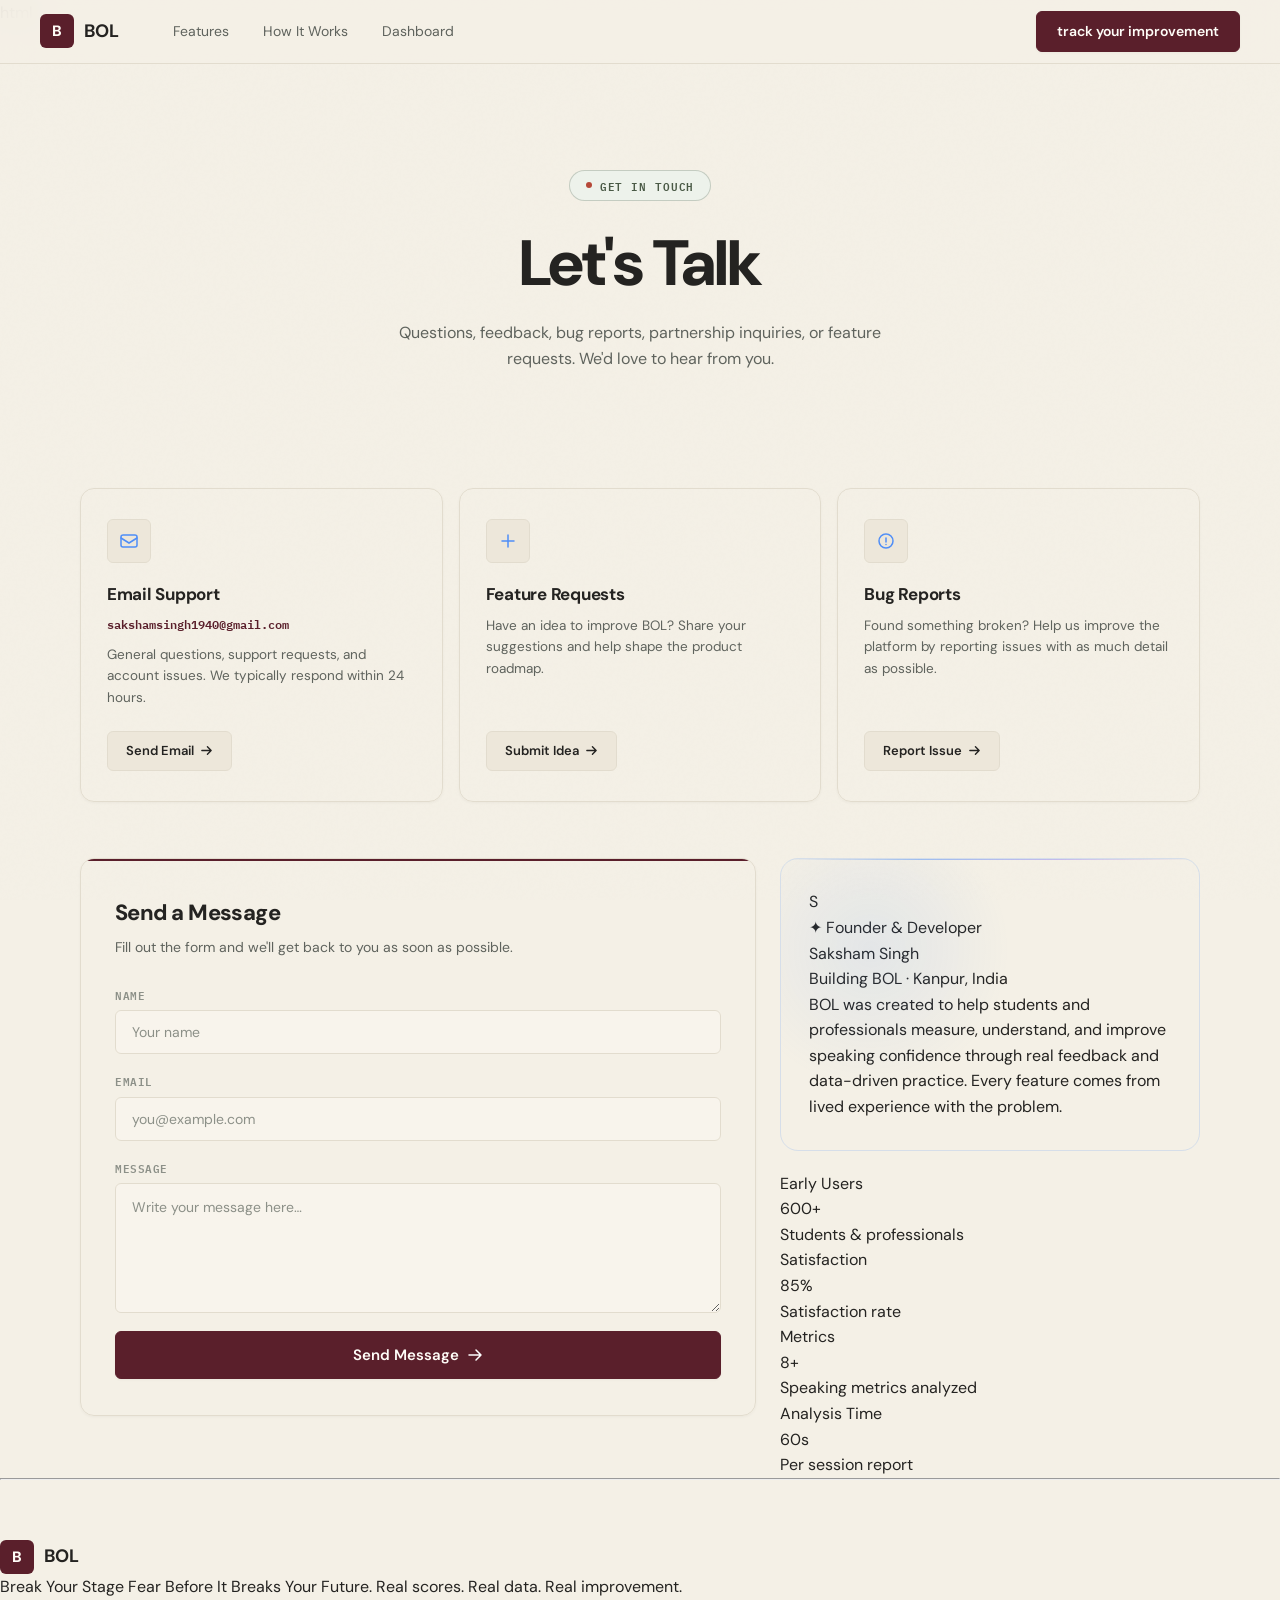
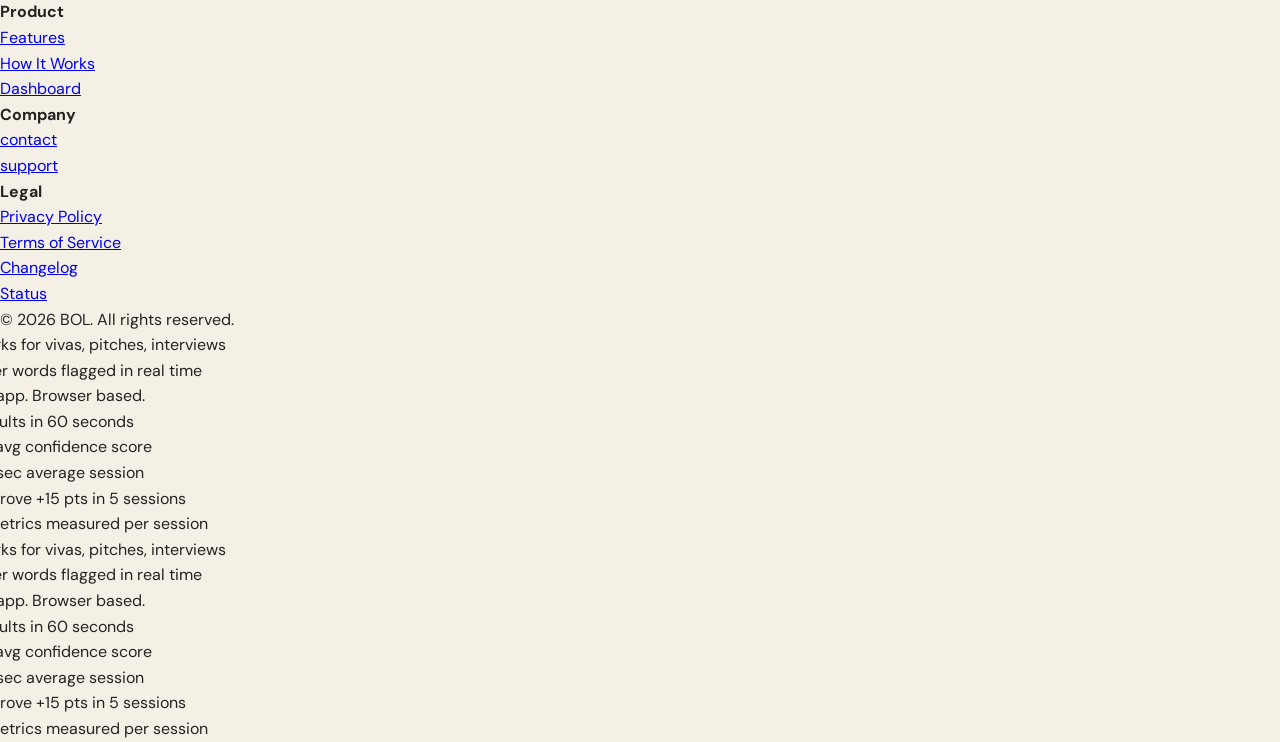
<file: contact.html>
html

<!DOCTYPE html>
<html lang="en">
<head>
  <meta charset="UTF-8" />
  <meta name="viewport" content="width=device-width, initial-scale=1.0" />
  <title>BOL — Contact</title>
  <link rel="preconnect" href="https://fonts.googleapis.com" />
  <link rel="preconnect" href="https://fonts.gstatic.com" crossorigin />
  <link href="https://fonts.googleapis.com/css2?family=Bricolage+Grotesque:opsz,wght@12..96,400;12..96,500;12..96,600;12..96,700;12..96,800&family=DM+Sans:ital,opsz,wght@0,9..40,300;0,9..40,400;0,9..40,500;0,9..40,600;1,9..40,400&family=JetBrains+Mono:wght@400;500;600&display=swap" rel="stylesheet" />
  <link href="https://fonts.googleapis.com/css2?family=IBM+Plex+Sans:wght@400;500;600&family=IBM+Plex+Mono:wght@400;500;600&display=swap" rel="stylesheet" />

  <link rel="stylesheet" href="assets/css/theme.css" />

  <style>
    /* ─── Tokens ────────────────────────────────────────────────── */
    :root {
      --bg-base:       var(--bg-primary);
      --bg-surface:    var(--bg-surface);
      --bg-card:       var(--bg-surface);

      --border:        var(--border-default);
      --border-subtle: var(--border-subtle);
      --border-glow:   rgba(90,31,43,0.15);

      --accent-blue:   var(--accent-burgundy);
      --accent-purple: var(--accent-rose);
      --accent-coral:  var(--status-danger);
      --accent-green:  var(--status-success);

      --grad-primary:  var(--button-primary-bg);
      --grad-card:     none;

      --text-primary:  #242321;
      --text-secondary:#5F635D;
      --text-muted:    #8C9088;

      --radius-sm:  6px;
      --radius-md:  10px;
      --radius-lg:  14px;
      --radius-xl:  18px;

      --font-display: 'DM Sans', sans-serif;
      --font-body:    'DM Sans', sans-serif;
      --font-mono:    'IBM Plex Mono', monospace;
      --font-ui:      'DM Sans', sans-serif;

      --shadow-hover:  var(--shadow-md);
      --nav-height:    64px;
    }

    /* ─── Reset ─────────────────────────────────────────────────── */
    *, *::before, *::after { box-sizing: border-box; margin: 0; padding: 0; }
    html { scroll-behavior: smooth; }
    body {
      font-family: var(--font-body);
      background: var(--bg-base);
      color: var(--text-primary);
      line-height: 1.6;
      min-height: 100vh;
      overflow-x: hidden;
      -webkit-font-smoothing: antialiased;
    }
    body::before {
      content: '';
      position: fixed; inset: 0;
      background-image: url("data:image/svg+xml,%3Csvg viewBox='0 0 256 256' xmlns='http://www.w3.org/2000/svg'%3E%3Cfilter id='n'%3E%3CfeTurbulence type='fractalNoise' baseFrequency='0.9' numOctaves='4' stitchTiles='stitch'/%3E%3C/filter%3E%3Crect width='100%25' height='100%25' filter='url(%23n)' opacity='0.025'/%3E%3C/svg%3E");
      pointer-events: none; z-index: 0; opacity: 0.4;
    }
    ::-webkit-scrollbar { width: 5px; }
    ::-webkit-scrollbar-track { background: var(--bg-base); }
    ::-webkit-scrollbar-thumb { background: rgba(99,102,241,0.3); border-radius: 99px; }

    /* ─── NAVBAR ────────────────────────────────────────────────── */
    nav {
      position: fixed; top: 0; left: 0; right: 0;
      height: var(--nav-height);
      background: rgba(244, 240, 230, 0.94);
      backdrop-filter: blur(14px);
      -webkit-backdrop-filter: blur(14px);
      border-bottom: 1px solid var(--border);
      z-index: 100; display: flex; align-items: center; padding: 0 40px;
    }
    .nav-inner {
      width: 100%; max-width: 1200px; margin: 0 auto;
      display: flex; align-items: center; gap: 40px;
    }
    .nav-logo { display: flex; align-items: center; gap: 10px; text-decoration: none; flex-shrink: 0; }
    .nav-logo-icon {
      width: 34px; height: 34px;
      background: var(--button-primary-bg);
      border-radius: var(--radius-sm); display: flex; align-items: center; justify-content: center;
      font-family: var(--font-display); font-weight: 800; font-size: 15px; color: var(--button-primary-text); letter-spacing: -0.5px;
    }
    .nav-logo-text { font-family: var(--font-display); font-weight: 700; font-size: 18px; color: var(--text-primary); }
    .nav-links { display: flex; align-items: center; gap: 6px; flex: 1; }
    .nav-links a {
      font-family: var(--font-body); font-size: 14px; color: var(--text-secondary);
      text-decoration: none; padding: 6px 14px; border-radius: var(--radius-sm);
      transition: color 0.2s, background 0.2s;
    }
    .nav-links a:hover { color: var(--text-primary); background: var(--bg-surface-hover); }
    .nav-actions { display: flex; align-items: center; gap: 10px; margin-left: auto; }
    .btn-ghost {
      font-family: var(--font-body); font-size: 14px; color: var(--text-primary);
      background: none; border: 1px solid var(--border); padding: 7px 18px;
      border-radius: var(--radius-sm); cursor: pointer; transition: all 0.2s; text-decoration: none;
    }
    .btn-ghost:hover { color: var(--text-primary); border-color: var(--border-focus); background: var(--bg-surface-hover); }
    .btn-primary {
      font-family: var(--font-body); font-size: 14px; font-weight: 600; color: var(--button-primary-text);
      background: var(--button-primary-bg); border: 1px solid var(--button-primary-bg); padding: 8px 20px;
      border-radius: var(--radius-sm); cursor: pointer; transition: all 0.2s;
      text-decoration: none; display: flex; align-items: center; gap: 6px;
      box-shadow: var(--shadow-sm);
    }
    .btn-primary:hover { background: var(--button-primary-hover); transform: translateY(-1px); box-shadow: var(--shadow-md); }

    /* ─── PAGE ──────────────────────────────────────────────────── */
    .page { padding-top: var(--nav-height); padding-bottom: 60px; position: relative; z-index: 1; }

    /* ─── HERO ──────────────────────────────────────────────────── */
    .hero {
      position: relative; padding: 80px 40px 60px; text-align: center; overflow: hidden;
    }
    .hero::before { display: none; }
    .hero::after {
      content: ''; position: absolute; bottom: 0; left: 0; right: 0; height: 1px;
      background: var(--border-subtle);
    }
    .hero-badge {
      display: inline-flex; align-items: center; gap: 8px;
      background: var(--accent-olive-tint); border: 1px solid rgba(74,90,70,0.25);
      border-radius: 99px; padding: 6px 16px; margin-bottom: 28px;
      font-family: var(--font-mono); font-size: 11px; font-weight: 600;
      color: var(--accent-olive); letter-spacing: 0.08em; text-transform: uppercase;
    }
    .hero-badge .pulse {
      width: 6px; height: 6px; border-radius: 50%; background: var(--status-danger);
    }
    .hero-title {
      font-family: var(--font-display);
      font-size: clamp(40px, 5.5vw, 64px);
      font-weight: 800; line-height: 1.1; letter-spacing: -0.03em;
      color: var(--text-primary); margin-bottom: 20px;
    }
    .hero-sub {
      font-family: var(--font-body); font-size: 16px; color: var(--text-secondary);
      max-width: 500px; margin: 0 auto; line-height: 1.65;
    }

    /* ─── CONTACT OPTIONS ───────────────────────────────────────── */
    .contact-options {
      max-width: 1200px; margin: 0 auto; padding: 56px 40px 0;
    }
    .options-grid {
      display: grid; grid-template-columns: repeat(3, 1fr); gap: 16px;
    }
    .option-card {
      background: var(--bg-surface); border: 1px solid var(--border);
      border-radius: var(--radius-lg); padding: 30px 26px;
      position: relative; overflow: hidden;
      transition: all 0.25s ease; cursor: default;
      display: flex; flex-direction: column; gap: 0;
      box-shadow: var(--shadow-sm);
    }
    .option-card:hover {
      border-color: var(--border-focus);
      transform: translateY(-2px);
      box-shadow: var(--shadow-md);
    }

    .option-icon {
      width: 44px; height: 44px; border-radius: var(--radius-sm);
      background: var(--bg-surface-muted); border: 1px solid var(--border-default);
      display: flex; align-items: center; justify-content: center;
      margin-bottom: 18px; position: relative; z-index: 1;
      color: var(--accent-burgundy);
    }
    .option-icon svg { width: 20px; height: 20px; }

    .option-title {
      font-family: var(--font-display); font-size: 17px; font-weight: 700;
      letter-spacing: -0.015em; color: var(--text-primary);
      margin-bottom: 6px; position: relative; z-index: 1;
    }
    .option-email {
      font-family: var(--font-mono); font-size: 12px; color: var(--accent-burgundy);
      margin-bottom: 10px; position: relative; z-index: 1;
      text-decoration: none; font-weight: 600;
    }
    .option-email:hover { text-decoration: underline; }
    .option-desc {
      font-family: var(--font-body); font-size: 13.5px; color: var(--text-secondary);
      line-height: 1.6; margin-bottom: 22px; flex: 1;
      position: relative; z-index: 1;
    }
    .option-btn {
      font-family: var(--font-body); font-size: 13px; font-weight: 600;
      color: var(--text-primary); background: var(--bg-surface-muted);
      border: 1px solid var(--border-default); padding: 9px 18px;
      border-radius: var(--radius-sm); cursor: pointer;
      transition: all 0.2s; text-decoration: none;
      display: inline-flex; align-items: center; gap: 6px;
      align-self: flex-start; position: relative; z-index: 1;
    }
    .option-btn:hover {
      background: var(--bg-surface-hover); border-color: var(--border-focus);
    }
    .option-btn svg { width: 13px; height: 13px; }

    /* ─── MAIN LAYOUT (form + founder) ──────────────────────────── */
    .main-layout {
      max-width: 1200px; margin: 56px auto 0; padding: 0 40px;
      display: grid; grid-template-columns: 1fr 420px; gap: 24px;
      align-items: start;
    }

    /* ─── CONTACT FORM ───────────────────────────────────────────── */
    .form-card {
      background: var(--bg-surface); border: 1px solid var(--border);
      border-radius: var(--radius-lg); padding: 36px 34px;
      position: relative; overflow: hidden;
      box-shadow: var(--shadow-sm);
    }
    .form-card::before {
      content: ''; position: absolute; top: 0; left: 0; right: 0; height: 2px;
      background: var(--button-primary-bg);
    }
    .form-title {
      font-family: var(--font-display); font-size: 22px; font-weight: 800;
      letter-spacing: -0.025em; color: var(--text-primary); margin-bottom: 6px;
    }
    .form-sub {
      font-family: var(--font-body); font-size: 14px; color: var(--text-secondary);
      margin-bottom: 28px; line-height: 1.5;
    }

    .form-group { margin-bottom: 18px; }
    .form-label {
      display: block; font-family: var(--font-mono); font-size: 11px; font-weight: 600;
      letter-spacing: 0.05em; text-transform: uppercase;
      color: var(--text-muted); margin-bottom: 7px;
    }
    .form-input, .form-textarea {
      width: 100%; font-family: var(--font-body); font-size: 14px;
      color: var(--text-primary); background: var(--bg-surface-hover);
      border: 1px solid var(--border-default); border-radius: var(--radius-sm);
      padding: 12px 16px; outline: none;
      transition: border-color 0.2s, box-shadow 0.2s;
    }
    .form-input::placeholder, .form-textarea::placeholder { color: var(--text-muted); }
    .form-input:focus, .form-textarea:focus {
      border-color: var(--button-primary-bg);
      background: var(--bg-surface);
      box-shadow: 0 0 0 3px rgba(90,31,43,0.08);
    }
    .form-textarea { resize: vertical; min-height: 130px; line-height: 1.6; }

    .form-submit {
      width: 100%; font-family: var(--font-body); font-size: 15px; font-weight: 600;
      color: var(--button-primary-text); background: var(--button-primary-bg); border: 1px solid var(--button-primary-bg);
      padding: 13px 24px; border-radius: var(--radius-sm); cursor: pointer;
      transition: all 0.2s; display: flex; align-items: center;
      justify-content: center; gap: 8px; margin-top: 6px;
      box-shadow: var(--shadow-sm);
    }
    .form-submit:hover {
      background: var(--button-primary-hover); transform: translateY(-1px);
      box-shadow: var(--shadow-md);
    }
    .form-submit:active { transform: translateY(0); }
    .form-submit svg { width: 16px; height: 16px; }
    .form-submit:active { transform: translateY(0); }
    .form-submit svg { width: 16px; height: 16px; }

    /* Success state */
    .form-success {
      display: none; text-align: center; padding: 28px 0 8px;
    }
    .form-success.show { display: block; }
    .form-success-icon {
      width: 52px; height: 52px; border-radius: 50%;
      background: rgba(34,197,94,0.12); border: 1px solid rgba(34,197,94,0.3);
      display: flex; align-items: center; justify-content: center;
      margin: 0 auto 16px; font-size: 22px;
    }
    .form-success-title {
      font-family: var(--font-display); font-size: 20px; font-weight: 700;
      color: var(--text-primary); margin-bottom: 8px;
    }
    .form-success-sub {
      font-family: var(--font-body); font-size: 14px; color: var(--text-secondary);
    }

    /* ─── RIGHT COLUMN ──────────────────────────────────────────── */
    .right-col { display: flex; flex-direction: column; gap: 20px; }

    /* ─── FOUNDER CARD ──────────────────────────────────────────── */
    .founder-card {
      background: var(--bg-card);
      border: 1px solid rgba(79,142,247,0.18);
      border-radius: var(--radius-xl); padding: 30px 28px;
      position: relative; overflow: hidden;
      transition: border-color 0.35s, box-shadow 0.35s, transform 0.35s;
    }
    .founder-card::before {
      content: ''; position: absolute;
      top: -50px; left: -50px; width: 280px; height: 280px;
      background: radial-gradient(circle, rgba(79,142,247,0.1) 0%, transparent 70%);
      pointer-events: none;
    }
    .founder-card::after {
      content: ''; position: absolute; top: 0; left: 0; right: 0; height: 1px;
      background: linear-gradient(90deg, transparent, rgba(79,142,247,0.5), rgba(124,109,246,0.4), transparent);
    }
    .founder-card:hover {
    /* ─── FOUNDER CARD ──────────────────────────────────────────── */
    .founder-card {
      background: var(--bg-surface);
      border: 1px solid var(--border-default);
      border-radius: var(--radius-lg); padding: 30px 28px;
      position: relative; overflow: hidden;
      box-shadow: var(--shadow-sm);
    }
    .founder-inner { position: relative; z-index: 1; }
    .founder-top { display: flex; align-items: center; gap: 14px; margin-bottom: 16px; }
    .founder-avatar {
      width: 46px; height: 46px; border-radius: 50%;
      background: var(--button-primary-bg); flex-shrink: 0;
      display: flex; align-items: center; justify-content: center;
      font-family: var(--font-display); font-weight: 800; font-size: 18px; color: var(--button-primary-text);
      box-shadow: var(--shadow-sm);
    }
    
    .founder-badge {
      display: inline-flex; align-items: center; gap: 5px;
      font-family: var(--font-mono); font-size: 10px; font-weight: 600;
      letter-spacing: 0.08em; text-transform: uppercase;
      color: var(--accent-olive); background: var(--accent-olive-tint);
      border: 1px solid rgba(74,90,70,0.2); padding: 2px 8px;
      border-radius: 99px; margin-bottom: 4px;
    }
    .founder-name {
      font-family: var(--font-display); font-size: 16px; font-weight: 700;
      letter-spacing: -0.015em; color: var(--text-primary);
    }
    .founder-role {
      font-family: var(--font-body); font-size: 12px; color: var(--text-muted);
    }
    .founder-desc {
      font-family: var(--font-body); font-size: 13.5px;
      color: var(--text-secondary); line-height: 1.7;
    }

    /* ─── STATS GRID ─────────────────────────────────────────────── */
    .stats-grid {
      display: grid; grid-template-columns: 1fr 1fr; gap: 12px;
    }
    .stat-card {
      background: var(--bg-surface); border: 1px solid var(--border-default);
      border-radius: var(--radius-md); padding: 20px 18px;
      position: relative; overflow: hidden;
      box-shadow: var(--shadow-sm);
    }
    .stat-label {
      font-family: var(--font-mono); font-size: 10px; font-weight: 600;
      letter-spacing: 0.08em; text-transform: uppercase;
      color: var(--text-muted); margin-bottom: 8px; position: relative; z-index: 1;
    }
    .stat-value {
      font-family: var(--font-display); font-size: 22px; font-weight: 800;
      color: var(--accent-burgundy); line-height: 1; margin-bottom: 4px;
      position: relative; z-index: 1;
    }
    .stat-desc {
      font-family: var(--font-body); font-size: 11.5px; color: var(--text-secondary);
      line-height: 1.4; position: relative; z-index: 1;
    }

    /* ─── DIVIDER ────────────────────────────────────────────────── */
    .divider {
      max-width: 1200px; margin: 60px auto 0; padding: 0 40px;
    }
    .divider hr {
      border: none; height: 1px;
      background: linear-gradient(90deg, transparent, var(--border), transparent);
    }

    /* ─── FOOTER ─────────────────────────────────────────────────── */
    footer {
      background: var(--bg-surface); border-top: 1px solid var(--border);
      padding: 36px 40px 36px;
    }
    .footer-inner {
      max-width: 1200px; margin: 0 auto;
      display: grid; grid-template-columns: 2fr repeat(3, 1fr);
      gap: 32px; padding-bottom: 28px;
    }
    .footer-brand .nav-logo { margin-bottom: 12px; display: inline-flex; }
    .footer-brand-desc {
      font-family: var(--font-body); font-size: 13px; color: var(--text-muted);
      line-height: 1.7; max-width: 240px;
    }
    .footer-col h4 {
      font-family: var(--font-ui); font-size: 12px; font-weight: 600;
      letter-spacing: 0.06em; text-transform: uppercase;
      color: var(--text-muted); margin-bottom: 16px;
    }
    .footer-col ul { list-style: none; }
    .footer-col ul li { margin-bottom: 10px; }
    .footer-col ul li a {
      font-family: var(--font-body); font-size: 14px; color: var(--text-secondary);
      text-decoration: none; transition: color 0.2s;
    }
    .footer-col ul li a:hover { color: var(--text-primary); }
    .footer-bottom {
      max-width: 1200px; margin: 0 auto; padding-top: 20px;
      border-top: 1px solid var(--border-subtle);
      display: flex; align-items: center; justify-content: space-between;
    }
    .footer-copy { font-family: var(--font-mono); font-size: 11px; color: var(--text-muted); }
    .footer-legal { display: flex; gap: 20px; }
    .footer-legal a {
      font-family: var(--font-body); font-size: 12px; color: var(--text-muted);
      text-decoration: none; transition: color 0.2s;
    }
    .footer-legal a:hover { color: var(--text-secondary); }

    /* ─── TICKER ────────────────────────────────────────────────── */
    .ticker-bar {
      position: fixed; bottom: 0; left: 0; right: 0; height: 36px;
      background: rgba(11,15,26,0.95); backdrop-filter: blur(12px);
      border-top: 1px solid var(--border);
      overflow: hidden; z-index: 99; display: flex; align-items: center;
    }
    .ticker-track { display: flex; white-space: nowrap; will-change: transform; }
    .ticker-item {
      font-family: var(--font-mono); font-size: 11px; color: var(--text-muted);
      padding: 0 32px; display: flex; align-items: center; gap: 8px;
    }
    .ticker-item span { color: var(--text-secondary); }
    .ticker-dot {
      width: 5px; height: 5px; border-radius: 50%;
      background: var(--accent-blue); opacity: 0.5;
    }

    /* ─── FADE-IN ───────────────────────────────────────────────── */
    .fade-in {
      opacity: 0; transform: translateY(16px);
      transition: opacity 0.55s ease, transform 0.55s ease;
    }
    .fade-in.visible { opacity: 1; transform: none; }
    .delay-1 { transition-delay: 0.07s; }
    .delay-2 { transition-delay: 0.14s; }
    .delay-3 { transition-delay: 0.21s; }
    .delay-4 { transition-delay: 0.28s; }

    /* ─── RESPONSIVE ────────────────────────────────────────────── */
    @media (max-width: 980px) {
      .main-layout { grid-template-columns: 1fr; }
      .right-col { flex-direction: row; flex-wrap: wrap; }
      .founder-card { flex: 1; min-width: 280px; }
      .stats-section-wrap { flex: 1; min-width: 280px; }
    }
    @media (max-width: 760px) {
      .options-grid { grid-template-columns: 1fr; }
      .footer-inner { grid-template-columns: 1fr 1fr; }
      .right-col { flex-direction: column; }
    }
    @media (max-width: 600px) {
      nav { padding: 0 20px; }
      .nav-links { display: none; }
      .hero, .contact-options, .main-layout, .divider, footer { padding-left: 20px; padding-right: 20px; }
      .footer-inner { grid-template-columns: 1fr; }
      .stats-grid { grid-template-columns: 1fr 1fr; }
    }
  </style>
</head>
<body>

  <!-- ─── NAVBAR ──────────────────────────────────────────────────── -->
  <nav>
    <div class="nav-inner">
      <a href="#" class="nav-logo">
        <div class="nav-logo-icon">B</div>
        <span class="nav-logo-text">BOL</span>
      </a>
      <div class="nav-links">
        <a href="BOL.html#features">Features</a>
        <a href="view demoreport.html">How It Works</a>
        <a href="BOL.html#dashboard">Dashboard</a>
      </div>
      <div class="nav-actions">
       
        <a href="dashboard.html" class="btn-primary" id="trackImprovementLink">track your improvement</a>
      </div>
    </div>
  </nav>

  <!-- ─── PAGE ────────────────────────────────────────────────────── -->
  <div class="page">

    <!-- HERO -->
    <section class="hero">
      <div class="hero-badge"><span class="pulse"></span>Get in Touch</div>
      <h1 class="hero-title">Let's Talk</h1>
      <p class="hero-sub">Questions, feedback, bug reports, partnership inquiries, or feature requests. We'd love to hear from you.</p>
    </section>

    <!-- CONTACT OPTIONS -->
    <div class="contact-options">
      <div class="options-grid">

        <div class="option-card fade-in delay-1">
          <div class="option-icon">
            <svg viewBox="0 0 20 20" fill="none" xmlns="http://www.w3.org/2000/svg">
              <rect x="2" y="4" width="16" height="12" rx="2" stroke="#4f8ef7" stroke-width="1.5"/>
              <path d="M2 7l8 5 8-5" stroke="#4f8ef7" stroke-width="1.5" stroke-linecap="round"/>
            </svg>
          </div>
          <div class="option-title">Email Support</div>
          <a href="mailto:sakshamsingh1940@gmail.com" class="option-email">sakshamsingh1940@gmail.com</a>
          <div class="option-desc">General questions, support requests, and account issues. We typically respond within 24 hours.</div>
          <a href="mailto:sakshamsingh1940@gmail.com" class="option-btn">
            Send Email
            <svg viewBox="0 0 14 14" fill="none"><path d="M2 7h10M8 3l4 4-4 4" stroke="currentColor" stroke-width="1.5" stroke-linecap="round" stroke-linejoin="round"/></svg>
          </a>
        </div>

        <div class="option-card fade-in delay-2">
          <div class="option-icon">
            <svg viewBox="0 0 20 20" fill="none" xmlns="http://www.w3.org/2000/svg">
              <path d="M10 4v12M4 10h12" stroke="#4f8ef7" stroke-width="1.5" stroke-linecap="round"/>
            </svg>
          </div>
          <div class="option-title">Feature Requests</div>
          <div class="option-desc">Have an idea to improve BOL? Share your suggestions and help shape the product roadmap.</div>
          <a href="mailto:sakshamsingh1940@gmail.com?subject=Feature Request" class="option-btn">
            Submit Idea
            <svg viewBox="0 0 14 14" fill="none"><path d="M2 7h10M8 3l4 4-4 4" stroke="currentColor" stroke-width="1.5" stroke-linecap="round" stroke-linejoin="round"/></svg>
          </a>
        </div>

        <div class="option-card fade-in delay-3">
          <div class="option-icon">
            <svg viewBox="0 0 20 20" fill="none" xmlns="http://www.w3.org/2000/svg">
              <circle cx="10" cy="10" r="7" stroke="#4f8ef7" stroke-width="1.5"/>
              <path d="M10 7v4" stroke="#4f8ef7" stroke-width="1.5" stroke-linecap="round"/>
              <circle cx="10" cy="13.5" r="0.75" fill="#4f8ef7"/>
            </svg>
          </div>
          <div class="option-title">Bug Reports</div>
          <div class="option-desc">Found something broken? Help us improve the platform by reporting issues with as much detail as possible.</div>
          <a href="mailto:sakshamsingh1940@gmail.com?subject=Bug Report" class="option-btn">
            Report Issue
            <svg viewBox="0 0 14 14" fill="none"><path d="M2 7h10M8 3l4 4-4 4" stroke="currentColor" stroke-width="1.5" stroke-linecap="round" stroke-linejoin="round"/></svg>
          </a>
        </div>

      </div>
    </div>

    <!-- MAIN LAYOUT -->
    <div class="main-layout">

      <!-- FORM -->
      <div class="form-card fade-in">
        <div class="form-title">Send a Message</div>
        <div class="form-sub">Fill out the form and we'll get back to you as soon as possible.</div>

        <div id="formBody">
          <div class="form-group">
            <label class="form-label" for="name">Name</label>
            <input class="form-input" id="name" type="text" placeholder="Your name" autocomplete="off" />
          </div>
          <div class="form-group">
            <label class="form-label" for="email">Email</label>
            <input class="form-input" id="email" type="email" placeholder="you@example.com" autocomplete="off" />
          </div>
          <div class="form-group">
            <label class="form-label" for="message">Message</label>
            <textarea class="form-textarea" id="message" placeholder="Write your message here…"></textarea>
          </div>
          <button class="form-submit" onclick="handleSubmit()">
            Send Message
            <svg viewBox="0 0 16 16" fill="none"><path d="M2 8h12M9 3l5 5-5 5" stroke="#fff" stroke-width="1.5" stroke-linecap="round" stroke-linejoin="round"/></svg>
          </button>
        </div>

        <div class="form-success" id="formSuccess">
          <div class="form-success-icon">✓</div>
          <div class="form-success-title">Message Sent</div>
          <div class="form-success-sub">Thanks for reaching out. We'll be in touch shortly.</div>
        </div>
      </div>

      <!-- RIGHT COLUMN -->
      <div class="right-col">

        <!-- FOUNDER -->
        <div class="founder-card fade-in delay-1">
          <div class="founder-inner">
            <div class="founder-top">
              <div class="founder-avatar">S</div>
              <div class="founder-meta">
                <div class="founder-badge">✦ Founder & Developer</div>
                <div class="founder-name">Saksham Singh</div>
                <div class="founder-role">Building BOL · Kanpur, India</div>
              </div>
            </div>
            <div class="founder-desc">BOL was created to help students and professionals measure, understand, and improve speaking confidence through real feedback and data-driven practice. Every feature comes from lived experience with the problem.</div>
          </div>
        </div>

        <!-- STATS -->
        <div class="stats-section-wrap fade-in delay-2">
          <div class="stats-grid">
            <div class="stat-card">
              <div class="stat-label">Early Users</div>
              <div class="stat-value">600+</div>
              <div class="stat-desc">Students &amp; professionals</div>
            </div>
            <div class="stat-card">
              <div class="stat-label">Satisfaction</div>
              <div class="stat-value">85%</div>
              <div class="stat-desc">Satisfaction rate</div>
            </div>
            <div class="stat-card">
              <div class="stat-label">Metrics</div>
              <div class="stat-value">8+</div>
              <div class="stat-desc">Speaking metrics analyzed</div>
            </div>
            <div class="stat-card">
              <div class="stat-label">Analysis Time</div>
              <div class="stat-value">60s</div>
              <div class="stat-desc">Per session report</div>
            </div>
          </div>
        </div>

      </div>
    </div>

    <div class="divider"><hr /></div>

  </div><!-- /page -->

  <!-- FOOTER -->
  <footer>
    <div class="footer-inner">
      <div class="footer-brand">
        <a href="#" class="nav-logo">
          <div class="nav-logo-icon">B</div>
          <span class="nav-logo-text">BOL</span>
        </a>
        <p class="footer-brand-desc">Break Your Stage Fear Before It Breaks Your Future. Real scores. Real data. Real improvement.</p>
      </div>
      <div class="footer-col">
        <h4>Product</h4>
        <ul>
          <li><a href="BOL.html#features">Features</a></li>
          <li><a href="view demoreport.html">How It Works</a></li>
          <li><a href="bol.html#dashboard">Dashboard</a></li>
      
        </ul>
      </div>
      <div class="footer-col">
        <h4>Company</h4>
        <ul>
        
          <li><a href="#">contact</a></li>
          <li><a href="support.htm">support</a></li>
        </ul>
      </div>
      <div class="footer-col">
        <h4>Legal</h4>
        <ul>
          <li><a href="#">Privacy Policy</a></li>
          <li><a href="#">Terms of Service</a></li>
              <li><a href="changelog.html">Changelog</a></li>
                 <li><a href="status.html">Status</a></li>
        </ul>
      </div>
    </div>
    <div class="footer-bottom">
      <div class="footer-copy">© 2026 BOL. All rights reserved.</div>
      <div class="footer-legal">
      </div>
    </div>
  </footer>

  <!-- TICKER -->
  <div class="ticker-bar">
    <div class="ticker-track" id="ticker">
      <div class="ticker-item"><span class="ticker-dot"></span> Works for <span>vivas, pitches, interviews</span></div>
      <div class="ticker-item"><span class="ticker-dot"></span> Filler words flagged <span>in real time</span></div>
      <div class="ticker-item"><span class="ticker-dot"></span> No app. <span>Browser based.</span></div>
      <div class="ticker-item"><span class="ticker-dot"></span> Results in <span>60 seconds</span></div>
      <div class="ticker-item"><span class="ticker-dot"></span> <span>76 avg</span> confidence score</div>
      <div class="ticker-item"><span class="ticker-dot"></span> <span>45 sec</span> average session</div>
      <div class="ticker-item"><span class="ticker-dot"></span> Improve <span>+15 pts</span> in 5 sessions</div>
      <div class="ticker-item"><span class="ticker-dot"></span> <span>8 metrics</span> measured per session</div>
      <div class="ticker-item"><span class="ticker-dot"></span> Works for <span>vivas, pitches, interviews</span></div>
      <div class="ticker-item"><span class="ticker-dot"></span> Filler words flagged <span>in real time</span></div>
      <div class="ticker-item"><span class="ticker-dot"></span> No app. <span>Browser based.</span></div>
      <div class="ticker-item"><span class="ticker-dot"></span> Results in <span>60 seconds</span></div>
      <div class="ticker-item"><span class="ticker-dot"></span> <span>76 avg</span> confidence score</div>
      <div class="ticker-item"><span class="ticker-dot"></span> <span>45 sec</span> average session</div>
      <div class="ticker-item"><span class="ticker-dot"></span> Improve <span>+15 pts</span> in 5 sessions</div>
      <div class="ticker-item"><span class="ticker-dot"></span> <span>8 metrics</span> measured per session</div>
    </div>
  </div>

  <script>
    /* ── Fade-in observer ────────────────────────────────────── */
    const fadeEls = document.querySelectorAll('.fade-in');
    const io = new IntersectionObserver((entries) => {
      entries.forEach(e => {
        if (e.isIntersecting) { e.target.classList.add('visible'); io.unobserve(e.target); }
      });
    }, { threshold: 0.08 });
    fadeEls.forEach(el => io.observe(el));
    window.addEventListener('load', () => {
      fadeEls.forEach(el => {
        if (el.getBoundingClientRect().top < window.innerHeight) el.classList.add('visible');
      });
    });

    /* ── Form submit (frontend only) ─────────────────────────── */
    function handleSubmit() {
      const name    = document.getElementById('name').value.trim();
      const email   = document.getElementById('email').value.trim();
      const message = document.getElementById('message').value.trim();
      if (!name || !email || !message) {
        // Simple highlight on empty fields
        [['name', name], ['email', email], ['message', message]].forEach(([id, val]) => {
          if (!val) {
            const el = document.getElementById(id);
            el.style.borderColor = 'rgba(244,113,74,0.6)';
            el.style.boxShadow   = '0 0 0 3px rgba(244,113,74,0.1)';
            el.addEventListener('input', () => {
              el.style.borderColor = '';
              el.style.boxShadow   = '';
            }, { once: true });
          }
        });
        return;
      }
      document.getElementById('formBody').style.display    = 'none';
      document.getElementById('formSuccess').classList.add('show');
    }

    /* ── rAF ticker ──────────────────────────────────────────── */
    (function () {
      const track = document.getElementById('ticker');
      if (!track) return;
      let offset = 0, halfW = 0, paused = false;
      const SPEED = 0.42;
      function measure() { halfW = track.scrollWidth / 2; }
      function step() {
        if (!paused) {
          offset += SPEED;
          if (offset >= halfW) offset -= halfW;
          track.style.transform = `translateX(${-offset}px)`;
        }
        requestAnimationFrame(step);
      }
      track.parentElement.addEventListener('mouseenter', () => paused = true);
      track.parentElement.addEventListener('mouseleave', () => paused = false);
      measure();
      window.addEventListener('resize', measure);
      requestAnimationFrame(step);
    })();
  </script>

</body>
</html>
</file>
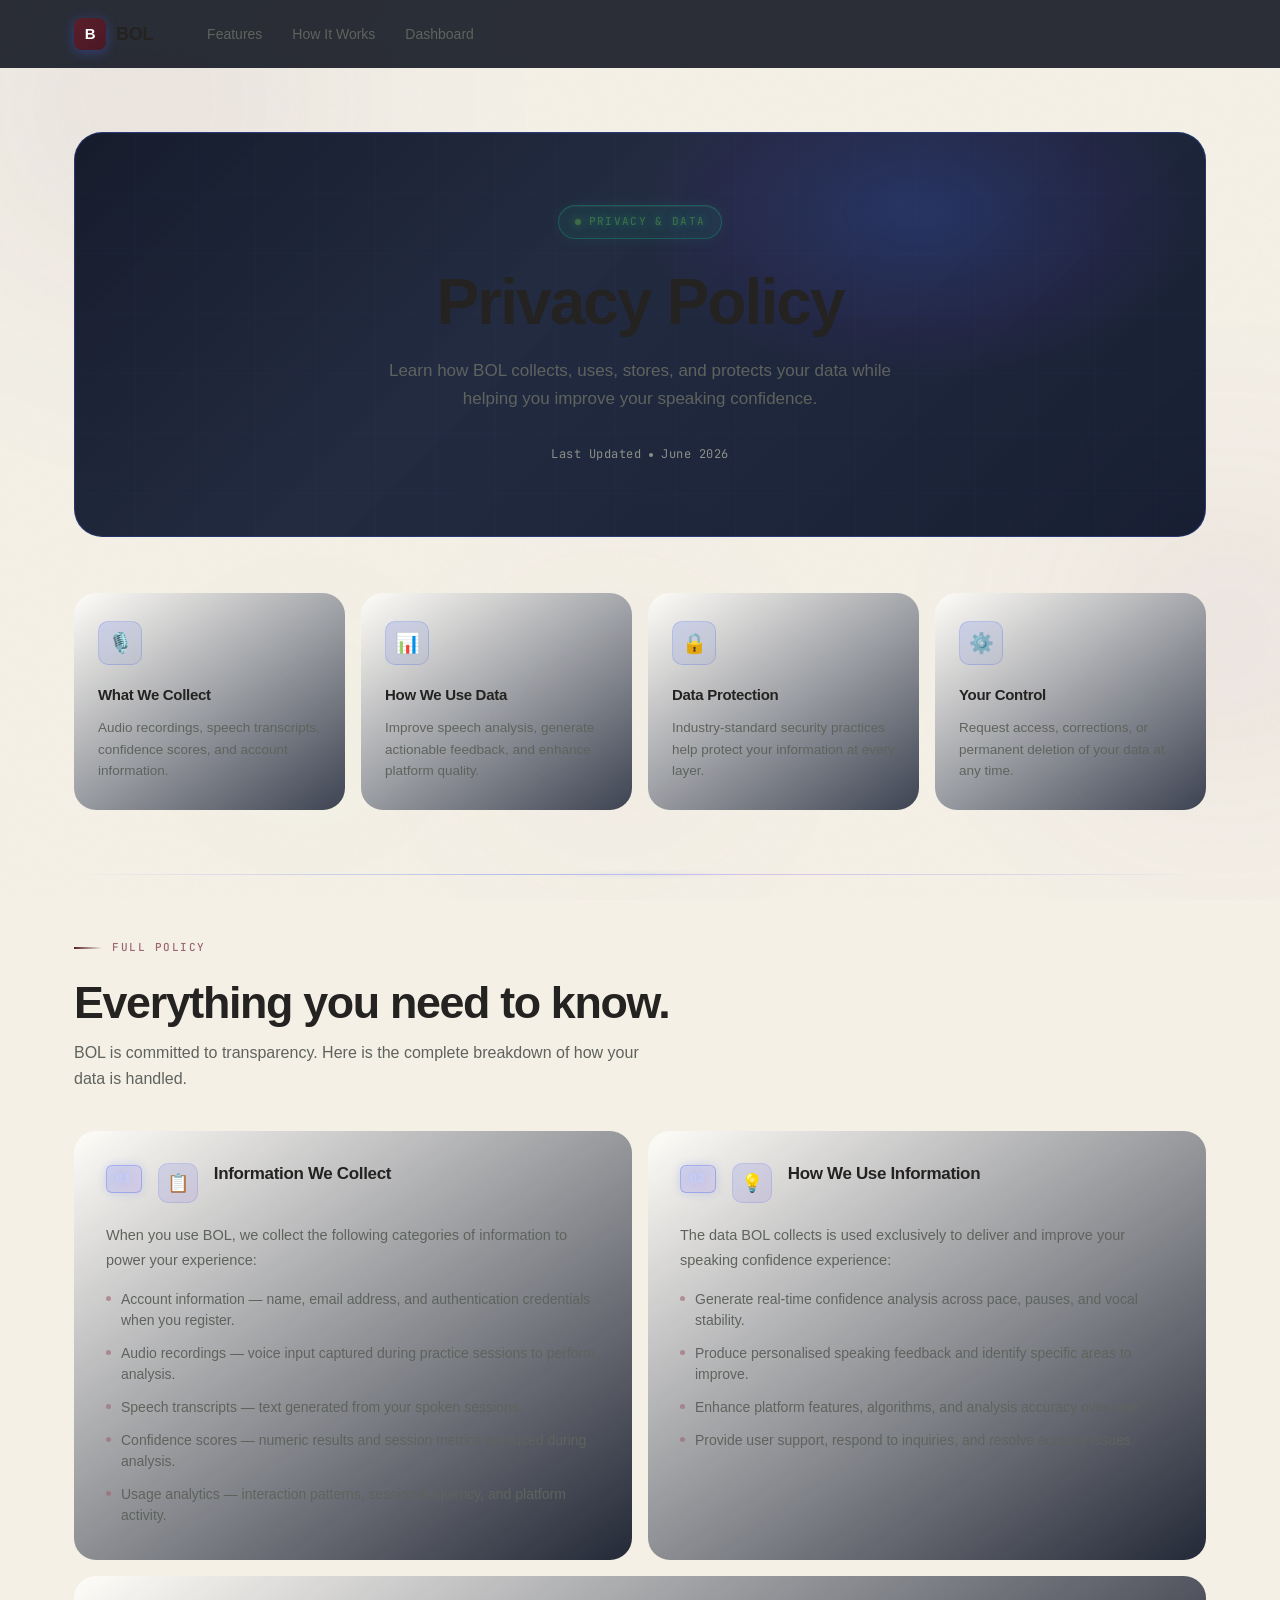
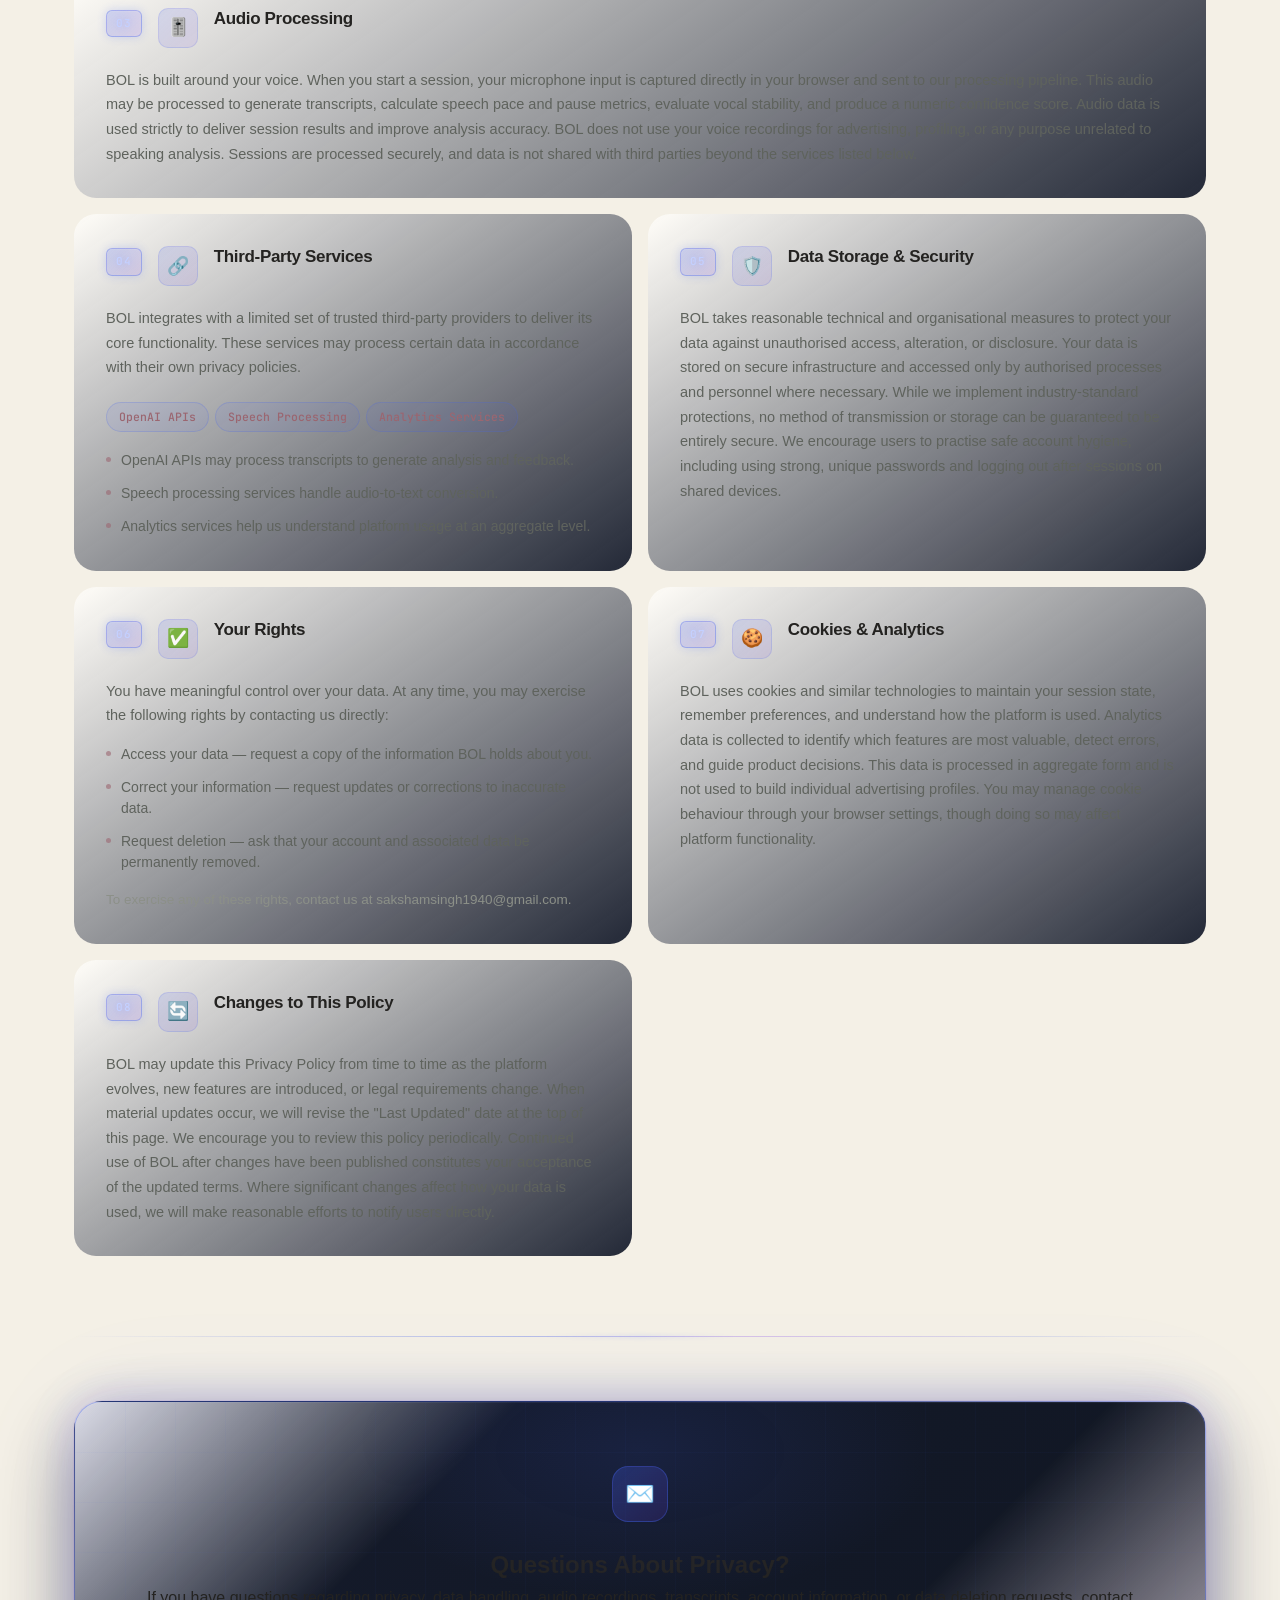
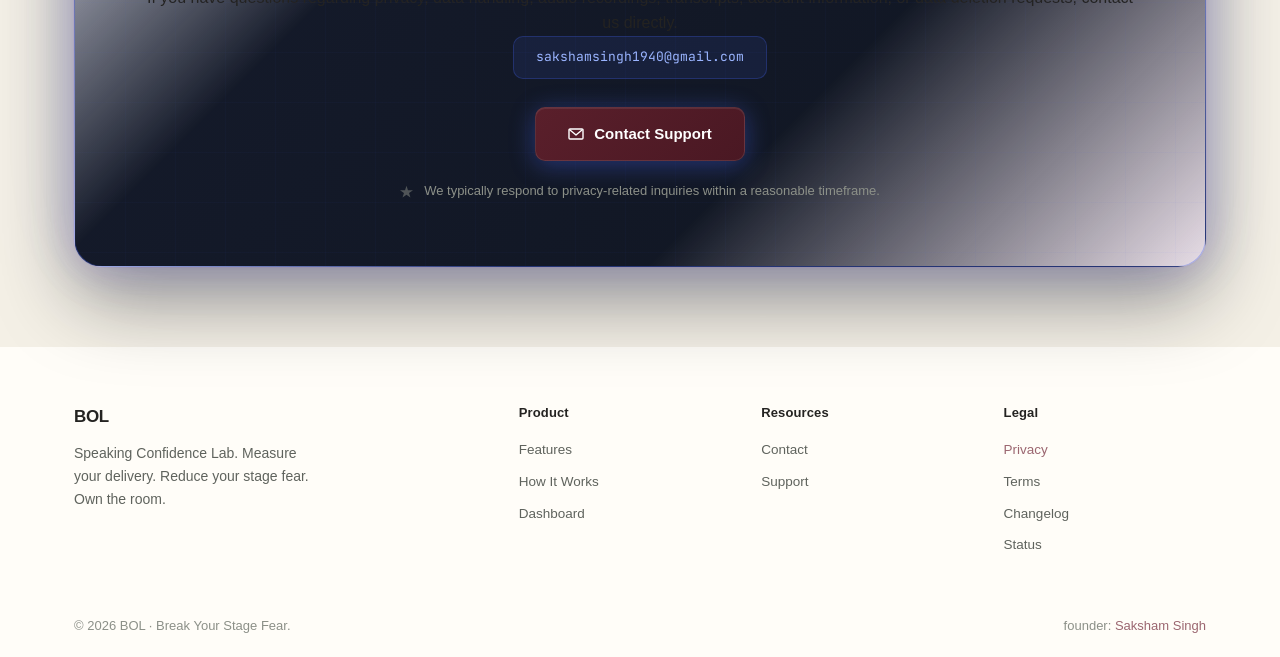
<file: privacy.html>
<link rel="preconnect" href="https://fonts.googleapis.com">
<link rel="preconnect" href="https://fonts.gstatic.com" crossorigin>
<link href="https://fonts.googleapis.com/css2?family=Bricolage+Grotesque:opsz,wght@12..96,400;12..96,500;12..96,600;12..96,700;12..96,800&family=DM+Sans:ital,opsz,wght@0,9..40,300;0,9..40,400;0,9..40,500;0,9..40,600;1,9..40,400&family=JetBrains+Mono:wght@400;500;600&display=swap" rel="stylesheet">

<!DOCTYPE html>
<html lang="en">
<head>
  <meta charset="UTF-8" />
  <meta name="viewport" content="width=device-width, initial-scale=1.0" />
  <title>Privacy Policy — BOL · Break Your Stage Fear</title>
<link rel="preconnect" href="https://fonts.googleapis.com">
<link rel="preconnect" href="https://fonts.gstatic.com" crossorigin>
<link href="https://fonts.googleapis.com/css2?family=Bricolage+Grotesque:opsz,wght@12..96,400;12..96,500;12..96,600;12..96,700;12..96,800&family=DM+Sans:ital,opsz,wght@0,9..40,300;0,9..40,400;0,9..40,500;0,9..40,600;1,9..40,400&family=JetBrains+Mono:wght@400;500;600&display=swap" rel="stylesheet">
<link href="https://fonts.googleapis.com/css2?family=IBM+Plex+Sans:wght@400;500;600&family=IBM+Plex+Mono:wght@400;500;600&display=swap" rel="stylesheet">
  <link rel="stylesheet" href="assets/css/theme.css" />
  <style>
    /* ======================================
       CSS VARIABLES — BOL DESIGN TOKENS
    ====================================== */
    :root {
      --bg-base:        var(--bg-primary);
      --bg-layer1:      var(--bg-surface);
      --bg-layer2:      var(--bg-surface-muted);
      --bg-layer3:      var(--bg-surface-hover);
      --bg-card:        var(--bg-surface);
      --bg-card-hover:  var(--bg-surface-hover);

      --blue-core:      var(--accent-burgundy);
      --blue-light:     var(--accent-rose);
      --blue-dim:       #4A1823;
      --purple-core:    var(--accent-burgundy);
      --purple-light:   var(--accent-rose);
      --orange-accent:  var(--status-warning);
      --teal-accent:    var(--status-success);

      --text-primary:   #242321;
      --text-secondary: #5F635D;
      --text-muted:     #8C9088;
      --text-label:     #70756E;

      --border-subtle:  var(--border-subtle);
      --border-dim:     var(--border-default);
      --border-bright:  var(--border-focus);

      --glow-blue:      none;
      --glow-blue-md:   none;
      --glow-purple:    none;

      --radius-sm:  6px;
      --radius-md:  10px;
      --radius-lg:  14px;
      --radius-xl:  18px;
      --radius-xl:  22px;
      --radius-2xl: 28px;

      --font-display: 'Syne', sans-serif;
      --font-body:    'Manrope', sans-serif;
      --font-mono:    'JetBrains Mono', monospace;

      --nav-height: 68px;
    }

    /* ======================================
       RESET & BASE
    ====================================== */
    *, *::before, *::after { box-sizing: border-box; margin: 0; padding: 0; }

    html { scroll-behavior: smooth; }

    body {
      font-family: var(--font-body);
      background: var(--bg-base);
      color: var(--text-primary);
      line-height: 1.6;
      overflow-x: hidden;
      -webkit-font-smoothing: antialiased;
    }

    a { color: inherit; text-decoration: none; }
    ul { list-style: none; }

    /* ======================================
       NOISE TEXTURE OVERLAY
    ====================================== */
    body::before {
      content: '';
      position: fixed;
      inset: 0;
      background-image: url("data:image/svg+xml,%3Csvg viewBox='0 0 256 256' xmlns='http://www.w3.org/2000/svg'%3E%3Cfilter id='noise'%3E%3CfeTurbulence type='fractalNoise' baseFrequency='0.9' numOctaves='4' stitchTiles='stitch'/%3E%3C/filter%3E%3Crect width='100%25' height='100%25' filter='url(%23noise)' opacity='0.03'/%3E%3C/svg%3E");
      pointer-events: none;
      z-index: 0;
      opacity: 0.4;
    }

    /* ======================================
       GLOBAL GRADIENT ORBS (AMBIENT)
    ====================================== */
    .ambient-orbs {
      position: fixed;
      inset: 0;
      pointer-events: none;
      z-index: 0;
      overflow: hidden;
    }
    .orb {
      position: absolute;
      border-radius: 50%;
      filter: blur(100px);
      opacity: 0.09;
      animation: orbDrift 20s ease-in-out infinite alternate;
    }
    .orb-1 {
      width: 700px; height: 700px;
      background: radial-gradient(circle, var(--blue-core), rgba(67,97,238,0.3) 40%, transparent 70%);
      top: -250px; left: -200px;
    }
    .orb-2 {
      width: 550px; height: 550px;
      background: radial-gradient(circle, var(--purple-core), rgba(124,58,237,0.3) 40%, transparent 70%);
      top: 40%; right: -220px;
      animation-delay: -7s;
    }
    .orb-3 {
      width: 450px; height: 450px;
      background: radial-gradient(circle, var(--blue-light), rgba(115,142,255,0.25) 40%, transparent 70%);
      bottom: -50px; left: 30%;
      animation-delay: -13s;
      opacity: 0.05;
    }
    .orb-4 {
      width: 350px; height: 350px;
      background: radial-gradient(circle, var(--teal-accent), rgba(13,206,143,0.2) 40%, transparent 70%);
      top: 60%; left: 10%;
      animation-delay: -4s;
      opacity: 0.04;
    }
    @keyframes orbDrift {
      0%   { transform: translate(0, 0) scale(1); }
      33%  { transform: translate(20px, -15px) scale(1.04); }
      66%  { transform: translate(-10px, 10px) scale(0.97); }
      100% { transform: translate(35px, 22px) scale(1.06); }
    }

    /* ======================================
       LAYOUT WRAPPER
    ====================================== */
    .page-content {
      position: relative;
      z-index: 1;
    }

    .container {
      max-width: 1180px;
      margin: 0 auto;
      padding: 0 24px;
    }

    /* ======================================
       NAVBAR — EXACT MATCH TO HOMEPAGE
    ====================================== */
    .navbar {
      position: sticky;
      top: 0;
      z-index: 100;
      height: var(--nav-height);
      background: rgba(8, 12, 24, 0.85);
      backdrop-filter: blur(20px);
      -webkit-backdrop-filter: blur(20px);
      border-bottom: 1px solid var(--border-subtle);
      display: flex;
      align-items: center;
    }

    .navbar .container {
      display: flex;
      align-items: center;
      width: 100%;
    }

    .nav-logo {
      display: flex;
      align-items: center;
      gap: 10px;
      font-family: var(--font-display);
      font-weight: 700;
      font-size: 18px;
      color: var(--text-primary);
      letter-spacing: -0.3px;
      margin-right: 40px;
      flex-shrink: 0;
    }

    .nav-logo-icon {
      width: 32px; height: 32px;
      background: linear-gradient(135deg, var(--blue-core), var(--blue-dim));
      border-radius: 8px;
      display: flex;
      align-items: center;
      justify-content: center;
      font-weight: 800;
      font-size: 15px;
      color: #fff;
      box-shadow: 0 2px 12px rgba(67,97,238,0.4);
    }

    .nav-links {
      display: flex;
      align-items: center;
      gap: 2px;
      flex: 1;
    }

    .nav-links a {
      font-family: var(--font-body);
      font-size: 14px;
      font-weight: 500;
      color: var(--text-secondary);
      padding: 8px 14px;
      border-radius: var(--radius-sm);
      transition: color 0.2s, background 0.2s;
    }

    .nav-links a:hover {
      color: var(--text-primary);
      background: rgba(255,255,255,0.05);
    }

    .nav-actions {
      display: flex;
      align-items: center;
      gap: 10px;
    }

    .btn-login {
      font-family: var(--font-body);
      font-size: 14px;
      font-weight: 500;
      color: var(--text-secondary);
      padding: 8px 18px;
      border: 1px solid var(--border-dim);
      border-radius: var(--radius-md);
      background: transparent;
      cursor: pointer;
      transition: color 0.2s, border-color 0.2s, background 0.2s;
    }
    .btn-login:hover {
      color: var(--text-primary);
      border-color: var(--border-bright);
      background: rgba(67,97,238,0.06);
    }

    .btn-start {
      font-family: var(--font-body);
      font-size: 14px;
      font-weight: 600;
      color: #fff;
      padding: 9px 20px;
      background: linear-gradient(135deg, var(--blue-core) 0%, var(--blue-dim) 100%);
      border: none;
      border-radius: var(--radius-md);
      cursor: pointer;
      display: flex;
      align-items: center;
      gap: 8px;
      box-shadow: 0 2px 16px rgba(67,97,238,0.35);
      transition: transform 0.2s, box-shadow 0.2s, background 0.2s;
    }
    .btn-start:hover {
      transform: translateY(-1px);
      box-shadow: 0 4px 24px rgba(67,97,238,0.5);
      background: linear-gradient(135deg, #5571ff 0%, var(--blue-core) 100%);
    }
    .btn-start svg { width: 14px; height: 14px; }

    /* ======================================
       HERO SECTION
    ====================================== */
    .hero-section {
      padding: 64px 0 56px;
    }

    @keyframes heroGlowPulse {
      0%, 100% { box-shadow: 0 0 40px rgba(67,97,238,0.18), 0 0 80px rgba(67,97,238,0.06), 0 24px 80px rgba(0,0,0,0.4), inset 0 1px 0 rgba(255,255,255,0.06); }
      50%       { box-shadow: 0 0 60px rgba(67,97,238,0.28), 0 0 120px rgba(67,97,238,0.10), 0 24px 80px rgba(0,0,0,0.4), inset 0 1px 0 rgba(255,255,255,0.06); }
    }

    @keyframes heroBeamDrift {
      0%   { transform: translateX(-50%) translateY(0px) scale(1);   opacity: 0.18; }
      50%  { transform: translateX(-50%) translateY(-14px) scale(1.08); opacity: 0.26; }
      100% { transform: translateX(-50%) translateY(0px) scale(1);   opacity: 0.18; }
    }

    .hero-card {
      position: relative;
      background: linear-gradient(135deg,
        rgba(13, 20, 36, 0.96) 0%,
        rgba(18, 28, 52, 0.93) 40%,
        rgba(14, 22, 44, 0.96) 100%
      );
      border: 1px solid rgba(67,97,238,0.32);
      border-radius: var(--radius-2xl);
      padding: 72px 60px;
      overflow: hidden;
      animation: heroGlowPulse 5s ease-in-out infinite;
      text-align: center;
    }

    /* Hero animated beam */
    .hero-card::before {
      content: '';
      position: absolute;
      top: -90px; left: 50%;
      width: 560px; height: 340px;
      background: radial-gradient(ellipse, rgba(67,97,238,0.22) 0%, rgba(124,58,237,0.06) 50%, transparent 70%);
      pointer-events: none;
      animation: heroBeamDrift 6s ease-in-out infinite;
    }

    /* subtle grid lines */
    .hero-card::after {
      content: '';
      position: absolute;
      inset: 0;
      background-image:
        linear-gradient(rgba(67,97,238,0.03) 1px, transparent 1px),
        linear-gradient(90deg, rgba(67,97,238,0.03) 1px, transparent 1px);
      background-size: 60px 60px;
      border-radius: inherit;
      pointer-events: none;
    }

    .hero-badge {
      display: inline-flex;
      align-items: center;
      gap: 8px;
      font-family: var(--font-mono);
      font-size: 11px;
      font-weight: 500;
      color: var(--teal-accent);
      letter-spacing: 0.12em;
      text-transform: uppercase;
      background: rgba(13,206,143,0.07);
      border: 1px solid rgba(13,206,143,0.25);
      border-radius: 100px;
      padding: 7px 16px;
      margin-bottom: 28px;
      position: relative;
      z-index: 1;
      box-shadow: 0 0 16px rgba(13,206,143,0.08), inset 0 1px 0 rgba(255,255,255,0.05);
      text-shadow: 0 0 10px rgba(13,206,143,0.4);
    }

    .hero-badge::before {
      content: '';
      width: 6px; height: 6px;
      border-radius: 50%;
      background: var(--teal-accent);
      box-shadow: 0 0 8px var(--teal-accent);
      animation: pulse 2s ease-in-out infinite;
    }

    @keyframes pulse {
      0%, 100% { opacity: 1; }
      50%       { opacity: 0.4; }
    }

    .hero-title {
      font-family: var(--font-display);
      font-size: clamp(2.6rem, 5vw, 4rem);
      font-weight: 800;
      color: var(--text-primary);
      letter-spacing: -0.03em;
      line-height: 1.1;
      margin-bottom: 20px;
      position: relative;
      z-index: 1;
    }

    .hero-subtitle {
      font-family: var(--font-body);
      font-size: 17px;
      font-weight: 400;
      color: var(--text-secondary);
      max-width: 540px;
      margin: 0 auto 32px;
      line-height: 1.65;
      position: relative;
      z-index: 1;
    }

    .hero-meta {
      display: inline-flex;
      align-items: center;
      gap: 8px;
      font-family: var(--font-mono);
      font-size: 12px;
      color: var(--text-muted);
      letter-spacing: 0.04em;
      position: relative;
      z-index: 1;
    }

    .hero-meta-dot {
      width: 4px; height: 4px;
      border-radius: 50%;
      background: var(--text-muted);
    }

    /* ======================================
       SECTION LABELS (like homepage)
    ====================================== */
    .section-label {
      display: flex;
      align-items: center;
      gap: 10px;
      font-family: var(--font-mono);
      font-size: 11px;
      font-weight: 500;
      color: var(--blue-light);
      letter-spacing: 0.14em;
      text-transform: uppercase;
      margin-bottom: 20px;
    }

    .section-label::before {
      content: '';
      display: block;
      width: 28px; height: 1.5px;
      background: linear-gradient(90deg, var(--blue-core), transparent);
    }

    /* ======================================
       SUMMARY CARDS SECTION
    ====================================== */
    .summary-section {
      padding: 0 0 64px;
    }

    .summary-grid {
      display: grid;
      grid-template-columns: repeat(4, 1fr);
      gap: 16px;
    }

    @keyframes shimmerSweep {
      0%   { transform: translateX(-100%) skewX(-12deg); }
      100% { transform: translateX(250%) skewX(-12deg); }
    }

    .summary-card {
      position: relative;
      background: linear-gradient(145deg, var(--bg-card) 0%, rgba(15,24,45,0.8) 100%);
      border: 1px solid var(--border-subtle);
      border-radius: var(--radius-xl);
      padding: 28px 24px;
      overflow: hidden;
      cursor: default;
      perspective: 900px;
      transform-style: preserve-3d;
      transition: transform 0.35s cubic-bezier(0.34,1.56,0.64,1),
                  border-color 0.3s ease,
                  box-shadow 0.35s ease,
                  background 0.3s ease;
    }

    .summary-card::after {
      content: '';
      position: absolute;
      inset: 0;
      background: linear-gradient(105deg,
        transparent 35%,
        rgba(255,255,255,0.04) 45%,
        rgba(255,255,255,0.06) 50%,
        rgba(255,255,255,0.04) 55%,
        transparent 65%
      );
      transform: translateX(-100%) skewX(-12deg);
      pointer-events: none;
      border-radius: inherit;
    }

    .summary-card:hover::after {
      animation: shimmerSweep 0.65s ease forwards;
    }

    .summary-card:hover {
      transform: translateY(-7px) scale(1.015);
      border-color: rgba(67,97,238,0.5);
      box-shadow:
        0 0 0 1px rgba(67,97,238,0.12),
        0 0 30px rgba(67,97,238,0.2),
        0 0 60px rgba(67,97,238,0.08),
        0 20px 50px rgba(0,0,0,0.35);
    }

    .summary-icon {
      width: 44px; height: 44px;
      border-radius: var(--radius-md);
      background: linear-gradient(135deg, rgba(67,97,238,0.18), rgba(67,97,238,0.06));
      border: 1px solid rgba(67,97,238,0.2);
      display: flex;
      align-items: center;
      justify-content: center;
      font-size: 20px;
      margin-bottom: 18px;
      transition: background 0.3s, box-shadow 0.3s, transform 0.3s cubic-bezier(0.34,1.56,0.64,1);
    }

    .summary-card:hover .summary-icon {
      background: linear-gradient(135deg, rgba(67,97,238,0.35), rgba(124,58,237,0.15));
      box-shadow: 0 0 0 1px rgba(67,97,238,0.3), 0 0 24px rgba(67,97,238,0.3);
      transform: scale(1.08);
    }

    .summary-title {
      font-family: var(--font-display);
      font-size: 15px;
      font-weight: 700;
      color: var(--text-primary);
      margin-bottom: 10px;
      letter-spacing: -0.02em;
    }

    .summary-desc {
      font-family: var(--font-body);
      font-size: 13.5px;
      color: var(--text-secondary);
      line-height: 1.6;
    }

    /* ======================================
       PRIVACY CONTENT SECTIONS
    ====================================== */
    .content-section {
      padding: 0 0 80px;
    }

    .content-header {
      margin-bottom: 40px;
    }

    .content-title {
      font-family: var(--font-display);
      font-size: clamp(2rem, 3.5vw, 2.8rem);
      font-weight: 800;
      color: var(--text-primary);
      letter-spacing: -0.03em;
      line-height: 1.15;
    }

    .content-subtitle {
      font-family: var(--font-body);
      font-size: 16px;
      color: var(--text-secondary);
      margin-top: 12px;
      max-width: 600px;
    }

    .policy-grid {
      display: grid;
      grid-template-columns: 1fr 1fr;
      gap: 16px;
    }

    .policy-card {
      position: relative;
      background: linear-gradient(145deg, var(--bg-card) 0%, rgba(13, 19, 36, 0.9) 100%);
      border: 1px solid var(--border-subtle);
      border-radius: var(--radius-xl);
      padding: 32px;
      overflow: hidden;
      transition: border-color 0.3s ease, transform 0.3s cubic-bezier(0.22,1,0.36,1), box-shadow 0.3s ease, background 0.3s ease;
    }

    .policy-card::before {
      content: '';
      position: absolute;
      top: 0; left: 0;
      width: 2px; height: 100%;
      background: linear-gradient(180deg,
        transparent 0%,
        rgba(67,97,238,0.6) 40%,
        rgba(124,58,237,0.4) 70%,
        transparent 100%
      );
      opacity: 0;
      transition: opacity 0.35s ease;
      border-radius: 2px 0 0 2px;
    }

    .policy-card:hover::before { opacity: 1; }

    /* policy-card:hover is defined below with spotlight effect */

    .policy-card-full {
      grid-column: 1 / -1;
    }

    /* inner accent line */
    .policy-card::after {
      content: '';
      position: absolute;
      top: 0; left: 28px;
      width: 0; height: 2px;
      background: linear-gradient(90deg, var(--blue-core), var(--purple-core), transparent);
      transition: width 0.4s cubic-bezier(0.22,1,0.36,1), opacity 0.3s;
      opacity: 0;
    }
    .policy-card:hover::after {
      width: 80px;
      opacity: 1;
    }

    .policy-card-header {
      display: flex;
      align-items: flex-start;
      gap: 16px;
      margin-bottom: 20px;
    }

    .policy-card-num {
      font-family: var(--font-mono);
      font-size: 11px;
      font-weight: 500;
      color: #c4d0ff;
      letter-spacing: 0.08em;
      background: linear-gradient(135deg, rgba(67,97,238,0.22) 0%, rgba(124,58,237,0.14) 100%);
      border: 1px solid rgba(67,97,238,0.32);
      border-radius: 6px;
      padding: 4px 9px;
      flex-shrink: 0;
      margin-top: 2px;
      box-shadow: 0 0 10px rgba(67,97,238,0.2), inset 0 1px 0 rgba(255,255,255,0.06);
      text-shadow: 0 0 8px rgba(115,142,255,0.5);
      transition: box-shadow 0.3s, border-color 0.3s, transform 0.25s cubic-bezier(0.34,1.56,0.64,1);
    }

    .policy-card:hover .policy-card-num {
      box-shadow: 0 0 16px rgba(67,97,238,0.4), 0 0 4px rgba(124,58,237,0.2), inset 0 1px 0 rgba(255,255,255,0.08);
      border-color: rgba(67,97,238,0.5);
      transform: scale(1.05);
    }

    .policy-card-icon {
      width: 40px; height: 40px;
      border-radius: var(--radius-md);
      background: linear-gradient(135deg, rgba(67,97,238,0.15), rgba(124,58,237,0.1));
      border: 1px solid rgba(67,97,238,0.15);
      display: flex;
      align-items: center;
      justify-content: center;
      font-size: 18px;
      flex-shrink: 0;
      transition: background 0.3s, box-shadow 0.3s, border-color 0.3s, transform 0.3s cubic-bezier(0.34,1.56,0.64,1);
    }

    .policy-card:hover .policy-card-icon {
      background: linear-gradient(135deg, rgba(67,97,238,0.28), rgba(124,58,237,0.18));
      border-color: rgba(67,97,238,0.3);
      box-shadow: 0 0 16px rgba(67,97,238,0.25);
      transform: scale(1.06) translateY(-1px);
    }

    .policy-card-meta { flex: 1; }

    .policy-card-title {
      font-family: var(--font-display);
      font-size: 17px;
      font-weight: 700;
      color: var(--text-primary);
      letter-spacing: -0.02em;
      line-height: 1.3;
    }

    .policy-card-body {
      font-family: var(--font-body);
      font-size: 14.5px;
      color: var(--text-secondary);
      line-height: 1.7;
    }

    .policy-list {
      margin-top: 14px;
      display: flex;
      flex-direction: column;
      gap: 8px;
    }

    .policy-list-item {
      display: flex;
      align-items: flex-start;
      gap: 10px;
      font-size: 14px;
      color: var(--text-secondary);
      line-height: 1.5;
      transition: color 0.2s ease;
      padding: 2px 0;
    }

    .policy-list-item:hover { color: rgba(178,196,240,0.9); }

    .policy-list-item::before {
      content: '';
      width: 5px; height: 5px;
      border-radius: 50%;
      background: var(--blue-light);
      margin-top: 7px;
      flex-shrink: 0;
      opacity: 0.6;
      transition: opacity 0.2s, box-shadow 0.2s;
    }

    .policy-list-item:hover::before {
      opacity: 1;
      box-shadow: 0 0 6px rgba(115,142,255,0.5);
    }

    /* Tag chips */
    .chip {
      display: inline-flex;
      align-items: center;
      gap: 6px;
      font-family: var(--font-mono);
      font-size: 11.5px;
      font-weight: 500;
      color: var(--blue-light);
      background: rgba(67,97,238,0.08);
      border: 1px solid rgba(67,97,238,0.2);
      border-radius: 100px;
      padding: 4px 12px;
      margin-right: 6px;
      margin-top: 6px;
      transition: background 0.2s, border-color 0.2s, color 0.2s, box-shadow 0.2s, transform 0.2s;
      cursor: default;
    }

    .chip:hover {
      background: rgba(67,97,238,0.16);
      border-color: rgba(67,97,238,0.4);
      color: #c4d4ff;
      box-shadow: 0 0 10px rgba(67,97,238,0.2);
      transform: translateY(-1px);
    }

    .chip-row {
      margin-top: 16px;
      display: flex;
      flex-wrap: wrap;
    }

    /* ======================================
       CONTACT CARD
    ====================================== */
    .contact-section {
      padding: 0 0 80px;
    }

    .contact-card {
      position: relative;
      background: linear-gradient(135deg,
        rgba(67,97,238,0.14) 0%,
        rgba(12,18,34,0.97) 28%,
        rgba(10,16,30,0.97) 65%,
        rgba(124,58,237,0.10) 100%
      );
      border: 1px solid rgba(67,97,238,0.38);
      border-radius: var(--radius-2xl);
      padding: 64px;
      overflow: hidden;
      text-align: center;
      box-shadow:
        0 0 0 1px rgba(124,58,237,0.06),
        0 0 60px rgba(67,97,238,0.16),
        0 0 120px rgba(67,97,238,0.06),
        0 0 40px rgba(124,58,237,0.1),
        0 32px 80px rgba(0,0,0,0.4),
        inset 0 1px 0 rgba(255,255,255,0.05);
    }

    .contact-card::before {
      content: '';
      position: absolute;
      top: -100px; left: 50%;
      transform: translateX(-50%);
      width: 600px; height: 300px;
      background: radial-gradient(ellipse, rgba(67,97,238,0.12) 0%, transparent 70%);
      pointer-events: none;
    }

    .contact-card::after {
      content: '';
      position: absolute;
      inset: 0;
      background-image:
        linear-gradient(rgba(67,97,238,0.03) 1px, transparent 1px),
        linear-gradient(90deg, rgba(67,97,238,0.03) 1px, transparent 1px);
      background-size: 50px 50px;
      border-radius: inherit;
      pointer-events: none;
    }

    @keyframes contactIconPulse {
      0%, 100% { box-shadow: 0 0 16px rgba(67,97,238,0.2), inset 0 1px 0 rgba(255,255,255,0.06); }
      50%       { box-shadow: 0 0 28px rgba(67,97,238,0.38), 0 0 8px rgba(124,58,237,0.15), inset 0 1px 0 rgba(255,255,255,0.06); }
    }

    .contact-icon {
      width: 56px; height: 56px;
      border-radius: 16px;
      background: linear-gradient(135deg, rgba(67,97,238,0.28), rgba(124,58,237,0.14));
      border: 1px solid rgba(67,97,238,0.35);
      display: flex;
      align-items: center;
      justify-content: center;
      font-size: 24px;
      margin: 0 auto 24px;
      position: relative;
      z-index: 1;
      animation: contactIconPulse 3s ease-in-out infinite;
    }

    .contact-email {
      display: inline-block;
      font-family: var(--font-mono);
      font-size: 13px;
      color: #9ab4ff;
      background: rgba(67,97,238,0.1);
      border: 1px solid rgba(67,97,238,0.28);
      border-radius: var(--radius-md);
      padding: 10px 22px;
      margin-bottom: 28px;
      position: relative;
      z-index: 1;
      transition: background 0.25s, border-color 0.25s, box-shadow 0.25s, color 0.25s;
    }

    .contact-email:hover {
      background: rgba(67,97,238,0.18);
      border-color: rgba(67,97,238,0.5);
      color: #c0d0ff;
      box-shadow: 0 0 16px rgba(67,97,238,0.2), 0 0 4px rgba(67,97,238,0.1);
    }

    .btn-contact {
      display: inline-flex;
      align-items: center;
      gap: 10px;
      font-family: var(--font-body);
      font-size: 15px;
      font-weight: 600;
      color: #fff;
      background: linear-gradient(135deg, var(--blue-core), var(--blue-dim));
      border: 1px solid rgba(255,255,255,0.1);
      border-radius: var(--radius-md);
      padding: 14px 32px;
      cursor: pointer;
      box-shadow: 0 4px 24px rgba(67,97,238,0.4), 0 1px 0 rgba(255,255,255,0.08) inset;
      position: relative;
      z-index: 1;
      overflow: hidden;
      transition: transform 0.25s cubic-bezier(0.34,1.56,0.64,1), box-shadow 0.25s ease, background 0.25s ease;
    }

    .btn-contact::after {
      content: '';
      position: absolute;
      top: 0; left: -75%;
      width: 50%; height: 100%;
      background: linear-gradient(105deg, transparent, rgba(255,255,255,0.12), transparent);
      transform: skewX(-20deg);
      transition: left 0.5s ease;
    }

    .btn-contact:hover::after {
      left: 130%;
    }

    .btn-contact:hover {
      transform: translateY(-3px) scale(1.02);
      box-shadow: 0 12px 40px rgba(67,97,238,0.55), 0 4px 12px rgba(67,97,238,0.3), 0 1px 0 rgba(255,255,255,0.1) inset;
      background: linear-gradient(135deg, #5a74ff, var(--blue-core));
    }

    .contact-trust {
      margin-top: 20px;
      font-family: var(--font-body);
      font-size: 13px;
      color: var(--text-muted);
      position: relative;
      z-index: 1;
    }

    .contact-trust span {
      display: inline-flex;
      align-items: center;
      gap: 6px;
    }

    /* Mouse-follow spotlight glow on policy cards */
    .policy-card {
      --mouse-x: 50%;
      --mouse-y: 50%;
    }

    .policy-card:hover {
      background: radial-gradient(
        circle 180px at var(--mouse-x) var(--mouse-y),
        rgba(67,97,238,0.07) 0%,
        transparent 70%
      ),
      linear-gradient(145deg, rgba(16,24,44,1) 0%, rgba(14,22,40,0.95) 100%);
      border-color: rgba(67,97,238,0.35);
      transform: translateY(-3px);
      box-shadow:
        0 0 0 1px rgba(67,97,238,0.08),
        0 12px 40px rgba(0,0,0,0.3),
        0 0 30px rgba(67,97,238,0.12),
        inset 0 1px 0 rgba(255,255,255,0.03);
    }

    /* ======================================
       FOOTER — EXACT MATCH TO HOMEPAGE
    ====================================== */
    .footer {
      background: var(--bg-layer1);
      border-top: 1px solid var(--border-subtle);
      padding: 56px 0 0;
    }

    .footer-grid {
      display: grid;
      grid-template-columns: 2fr 1fr 1fr 1fr;
      gap: 40px;
      padding-bottom: 40px;
    }

    .footer-brand-title {
      font-family: var(--font-display);
      font-size: 17px;
      font-weight: 800;
      color: var(--text-primary);
      letter-spacing: -0.02em;
      margin-bottom: 12px;
    }

    .footer-brand-desc {
      font-family: var(--font-body);
      font-size: 14px;
      color: var(--text-secondary);
      line-height: 1.65;
      max-width: 240px;
    }

    .footer-col-title {
      font-family: var(--font-body);
      font-size: 13px;
      font-weight: 600;
      color: var(--text-primary);
      letter-spacing: 0.01em;
      margin-bottom: 16px;
    }

    .footer-links {
      display: flex;
      flex-direction: column;
      gap: 10px;
    }

    .footer-links a {
      font-family: var(--font-body);
      font-size: 13.5px;
      color: var(--text-secondary);
      transition: color 0.2s ease, transform 0.2s cubic-bezier(0.22,1,0.36,1);
      display: inline-block;
    }

    .footer-links a:hover {
      color: var(--text-primary);
      transform: translateX(3px);
    }

    .footer-bottom {
      border-top: 1px solid var(--border-subtle);
      padding: 20px 0;
      display: flex;
      align-items: center;
      justify-content: space-between;
    }

    .footer-copyright {
      font-family: var(--font-body);
      font-size: 13px;
      color: var(--text-muted);
    }

    .footer-founder {
      font-family: var(--font-body);
      font-size: 13px;
      color: var(--text-muted);
    }

    .footer-founder a {
      color: var(--blue-light);
      font-weight: 500;
      transition: color 0.2s;
    }

    .footer-founder a:hover { color: var(--text-primary); }

    /* ======================================
       DIVIDER
    ====================================== */
    .section-divider {
      height: 1px;
      background: linear-gradient(90deg,
        transparent 0%,
        rgba(67,97,238,0.15) 15%,
        rgba(67,97,238,0.35) 40%,
        rgba(124,58,237,0.25) 60%,
        rgba(67,97,238,0.15) 85%,
        transparent 100%
      );
      margin-bottom: 64px;
      position: relative;
    }

    .section-divider::after {
      content: '';
      position: absolute;
      top: 0; left: 50%;
      transform: translateX(-50%);
      width: 200px; height: 1px;
      background: linear-gradient(90deg, transparent, rgba(115,142,255,0.5), transparent);
      filter: blur(2px);
    }

    /* ======================================
       RESPONSIVE
    ====================================== */
    @media (max-width: 1024px) {
      .summary-grid {
        grid-template-columns: repeat(2, 1fr);
      }
      .footer-grid {
        grid-template-columns: 1fr 1fr;
      }
    }

    @media (max-width: 768px) {
      .hero-card { padding: 48px 28px; }
      .policy-grid { grid-template-columns: 1fr; }
      .contact-card { padding: 40px 24px; }
      .nav-links { display: none; }
      .summary-grid { grid-template-columns: 1fr; }
      .footer-grid { grid-template-columns: 1fr 1fr; gap: 32px; }
    }

    @media (max-width: 520px) {
      .container { padding: 0 16px; }
      .hero-card { padding: 40px 20px; }
      .hero-title { font-size: 2.2rem; }
      .footer-grid { grid-template-columns: 1fr; }
      .footer-bottom { flex-direction: column; gap: 8px; text-align: center; }
      .policy-card { padding: 24px 20px; }
    }

    /* ======================================
       PAGE ENTRY ANIMATIONS
    ====================================== */
    @keyframes fadeUp {
      from { opacity: 0; transform: translateY(20px); }
      to   { opacity: 1; transform: translateY(0); }
    }

    .animate-in {
      animation: fadeUp 0.55s cubic-bezier(0.22,1,0.36,1) both;
    }

    .delay-1 { animation-delay: 0.08s; }
    .delay-2 { animation-delay: 0.16s; }
    .delay-3 { animation-delay: 0.24s; }
    .delay-4 { animation-delay: 0.32s; }
    .delay-5 { animation-delay: 0.40s; }

    /* scroll-triggered reveal */
    .reveal {
      opacity: 0;
      transform: translateY(16px);
      transition: opacity 0.55s cubic-bezier(0.22,1,0.36,1),
                  transform 0.55s cubic-bezier(0.22,1,0.36,1);
    }
    .reveal.visible {
      opacity: 1;
      transform: translateY(0);
    }
  </style>
</head>
<body>

  <!-- AMBIENT ORBS -->
  <div class="ambient-orbs">
    <div class="orb orb-1"></div>
    <div class="orb orb-2"></div>
    <div class="orb orb-3"></div>
    <div class="orb orb-4"></div>
  </div>

  <div class="page-content">

    <!-- ============================
         NAVBAR
    ============================ -->
    <nav class="navbar">
      <div class="container">
        <a href="#" class="nav-logo">
          <div class="nav-logo-icon">B</div>
          BOL
        </a>
        <div class="nav-links">
          <a href="BOL.html#features">Features</a>
          <a href="view demoreport.html">How It Works</a>
          <a href="BOL.html#dashboard">Dashboard</a>
        </div>
        <div class="nav-actions">
      
            <svg viewBox="0 0 16 16" fill="none" xmlns="http://www.w3.org/2000/svg">
              <path d="M3 8h10M9 4l4 4-4 4" stroke="currentColor" stroke-width="1.8" stroke-linecap="round" stroke-linejoin="round"/>
            </svg>
          </button>
        </div>
      </div>
    </nav>

    <!-- ============================
         HERO
    ============================ -->
    <section class="hero-section">
      <div class="container">
        <div class="hero-card animate-in">
          <div class="hero-badge">Privacy &amp; Data</div>
          <h1 class="hero-title">Privacy Policy</h1>
          <p class="hero-subtitle">
            Learn how BOL collects, uses, stores, and protects your data while helping you improve your speaking confidence.
          </p>
          <div class="hero-meta">
            <span>Last Updated</span>
            <div class="hero-meta-dot"></div>
            <span>June 2026</span>
          </div>
        </div>
      </div>
    </section>

    <!-- ============================
         SUMMARY CARDS
    ============================ -->
    <section class="summary-section">
      <div class="container">
        <div class="summary-grid">

          <div class="summary-card reveal">
            <div class="summary-icon">🎙️</div>
            <div class="summary-title">What We Collect</div>
            <p class="summary-desc">Audio recordings, speech transcripts, confidence scores, and account information.</p>
          </div>

          <div class="summary-card reveal">
            <div class="summary-icon">📊</div>
            <div class="summary-title">How We Use Data</div>
            <p class="summary-desc">Improve speech analysis, generate actionable feedback, and enhance platform quality.</p>
          </div>

          <div class="summary-card reveal">
            <div class="summary-icon">🔒</div>
            <div class="summary-title">Data Protection</div>
            <p class="summary-desc">Industry-standard security practices help protect your information at every layer.</p>
          </div>

          <div class="summary-card reveal">
            <div class="summary-icon">⚙️</div>
            <div class="summary-title">Your Control</div>
            <p class="summary-desc">Request access, corrections, or permanent deletion of your data at any time.</p>
          </div>

        </div>
      </div>
    </section>

    <div class="container"><div class="section-divider"></div></div>

    <!-- ============================
         MAIN POLICY CONTENT
    ============================ -->
    <section class="content-section">
      <div class="container">

        <div class="content-header reveal">
          <div class="section-label">Full Policy</div>
          <h2 class="content-title">Everything you need to know.</h2>
          <p class="content-subtitle">BOL is committed to transparency. Here is the complete breakdown of how your data is handled.</p>
        </div>

        <div class="policy-grid">

          <!-- 01 Information We Collect -->
          <div class="policy-card reveal">
            <div class="policy-card-header">
              <span class="policy-card-num">01</span>
              <div class="policy-card-icon">📋</div>
              <div class="policy-card-meta">
                <div class="policy-card-title">Information We Collect</div>
              </div>
            </div>
            <div class="policy-card-body">
              When you use BOL, we collect the following categories of information to power your experience:
              <div class="policy-list">
                <div class="policy-list-item">Account information — name, email address, and authentication credentials when you register.</div>
                <div class="policy-list-item">Audio recordings — voice input captured during practice sessions to perform analysis.</div>
                <div class="policy-list-item">Speech transcripts — text generated from your spoken sessions.</div>
                <div class="policy-list-item">Confidence scores — numeric results and session metrics produced during analysis.</div>
                <div class="policy-list-item">Usage analytics — interaction patterns, session frequency, and platform activity.</div>
              </div>
            </div>
          </div>

          <!-- 02 How We Use Information -->
          <div class="policy-card reveal">
            <div class="policy-card-header">
              <span class="policy-card-num">02</span>
              <div class="policy-card-icon">💡</div>
              <div class="policy-card-meta">
                <div class="policy-card-title">How We Use Information</div>
              </div>
            </div>
            <div class="policy-card-body">
              The data BOL collects is used exclusively to deliver and improve your speaking confidence experience:
              <div class="policy-list">
                <div class="policy-list-item">Generate real-time confidence analysis across pace, pauses, and vocal stability.</div>
                <div class="policy-list-item">Produce personalised speaking feedback and identify specific areas to improve.</div>
                <div class="policy-list-item">Enhance platform features, algorithms, and analysis accuracy over time.</div>
                <div class="policy-list-item">Provide user support, respond to inquiries, and resolve account issues.</div>
              </div>
            </div>
          </div>

          <!-- 03 Audio Processing -->
          <div class="policy-card policy-card-full reveal">
            <div class="policy-card-header">
              <span class="policy-card-num">03</span>
              <div class="policy-card-icon">🎚️</div>
              <div class="policy-card-meta">
                <div class="policy-card-title">Audio Processing</div>
              </div>
            </div>
            <div class="policy-card-body">
              BOL is built around your voice. When you start a session, your microphone input is captured directly in your browser and sent to our processing pipeline. This audio may be processed to generate transcripts, calculate speech pace and pause metrics, evaluate vocal stability, and produce a numeric confidence score. Audio data is used strictly to deliver session results and improve analysis accuracy. BOL does not use your voice recordings for advertising, profiling, or any purpose unrelated to speaking analysis. Sessions are processed securely, and data is not shared with third parties beyond the services listed below.
            </div>
          </div>

          <!-- 04 Third-Party Services -->
          <div class="policy-card reveal">
            <div class="policy-card-header">
              <span class="policy-card-num">04</span>
              <div class="policy-card-icon">🔗</div>
              <div class="policy-card-meta">
                <div class="policy-card-title">Third-Party Services</div>
              </div>
            </div>
            <div class="policy-card-body">
              BOL integrates with a limited set of trusted third-party providers to deliver its core functionality. These services may process certain data in accordance with their own privacy policies.
              <div class="chip-row">
                <span class="chip">OpenAI APIs</span>
                <span class="chip">Speech Processing</span>
                <span class="chip">Analytics Services</span>
              </div>
              <div class="policy-list" style="margin-top:16px;">
                <div class="policy-list-item">OpenAI APIs may process transcripts to generate analysis and feedback.</div>
                <div class="policy-list-item">Speech processing services handle audio-to-text conversion.</div>
                <div class="policy-list-item">Analytics services help us understand platform usage at an aggregate level.</div>
              </div>
            </div>
          </div>

          <!-- 05 Data Storage & Security -->
          <div class="policy-card reveal">
            <div class="policy-card-header">
              <span class="policy-card-num">05</span>
              <div class="policy-card-icon">🛡️</div>
              <div class="policy-card-meta">
                <div class="policy-card-title">Data Storage &amp; Security</div>
              </div>
            </div>
            <div class="policy-card-body">
              BOL takes reasonable technical and organisational measures to protect your data against unauthorised access, alteration, or disclosure. Your data is stored on secure infrastructure and accessed only by authorised processes and personnel where necessary. While we implement industry-standard protections, no method of transmission or storage can be guaranteed to be entirely secure. We encourage users to practise safe account hygiene, including using strong, unique passwords and logging out after sessions on shared devices.
            </div>
          </div>

          <!-- 06 Your Rights -->
          <div class="policy-card reveal">
            <div class="policy-card-header">
              <span class="policy-card-num">06</span>
              <div class="policy-card-icon">✅</div>
              <div class="policy-card-meta">
                <div class="policy-card-title">Your Rights</div>
              </div>
            </div>
            <div class="policy-card-body">
              You have meaningful control over your data. At any time, you may exercise the following rights by contacting us directly:
              <div class="policy-list">
                <div class="policy-list-item">Access your data — request a copy of the information BOL holds about you.</div>
                <div class="policy-list-item">Correct your information — request updates or corrections to inaccurate data.</div>
                <div class="policy-list-item">Request deletion — ask that your account and associated data be permanently removed.</div>
              </div>
              <div style="margin-top:14px; font-size:13.5px; color:var(--text-muted);">To exercise any of these rights, contact us at sakshamsingh1940@gmail.com.</div>
            </div>
          </div>

          <!-- 07 Cookies & Analytics -->
          <div class="policy-card reveal">
            <div class="policy-card-header">
              <span class="policy-card-num">07</span>
              <div class="policy-card-icon">🍪</div>
              <div class="policy-card-meta">
                <div class="policy-card-title">Cookies &amp; Analytics</div>
              </div>
            </div>
            <div class="policy-card-body">
              BOL uses cookies and similar technologies to maintain your session state, remember preferences, and understand how the platform is used. Analytics data is collected to identify which features are most valuable, detect errors, and guide product decisions. This data is processed in aggregate form and is not used to build individual advertising profiles. You may manage cookie behaviour through your browser settings, though doing so may affect platform functionality.
            </div>
          </div>

          <!-- 08 Changes to This Policy -->
          <div class="policy-card reveal">
            <div class="policy-card-header">
              <span class="policy-card-num">08</span>
              <div class="policy-card-icon">🔄</div>
              <div class="policy-card-meta">
                <div class="policy-card-title">Changes to This Policy</div>
              </div>
            </div>
            <div class="policy-card-body">
              BOL may update this Privacy Policy from time to time as the platform evolves, new features are introduced, or legal requirements change. When material updates occur, we will revise the "Last Updated" date at the top of this page. We encourage you to review this policy periodically. Continued use of BOL after changes have been published constitutes your acceptance of the updated terms. Where significant changes affect how your data is used, we will make reasonable efforts to notify users directly.
            </div>
          </div>

        </div>
      </div>
    </section>

    <div class="container"><div class="section-divider"></div></div>

    <!-- ============================
         CONTACT SECTION
    ============================ -->
    <section class="contact-section">
      <div class="container">
        <div class="contact-card reveal">
          <div class="contact-icon">✉️</div>
          <h2 class="contact-title">Questions About Privacy?</h2>
          <p class="contact-desc">
            If you have questions regarding privacy, data handling, audio recordings, transcripts, account information, or data deletion requests, contact us directly.
          </p>
          <a href="mailto:sakshamsingh1940@gmail.com" class="contact-email">
            sakshamsingh1940@gmail.com
          </a>
          <br />
          <a href="mailto:sakshamsingh1940@gmail.com" class="btn-contact">
            <svg width="16" height="16" viewBox="0 0 16 16" fill="none" xmlns="http://www.w3.org/2000/svg">
              <path d="M14 3H2C1.45 3 1 3.45 1 4v8c0 .55.45 1 1 1h12c.55 0 1-.45 1-1V4c0-.55-.45-1-1-1z" stroke="currentColor" stroke-width="1.4" stroke-linecap="round" stroke-linejoin="round"/>
              <path d="M14 4l-6 5L2 4" stroke="currentColor" stroke-width="1.4" stroke-linecap="round" stroke-linejoin="round"/>
            </svg>
            Contact Support
          </a>
          <p class="contact-trust">
            <span>
              <svg width="13" height="13" viewBox="0 0 16 16" fill="none" style="margin-right:5px;opacity:0.5">
                <path d="M8 1l1.8 5.4H16l-4.9 3.5 1.8 5.6L8 12l-4.9 3.5 1.8-5.6L0 6.4h6.2z" fill="currentColor"/>
              </svg>
              We typically respond to privacy-related inquiries within a reasonable timeframe.
            </span>
          </p>
        </div>
      </div>
    </section>

    <!-- ============================
         FOOTER
    ============================ -->
    <footer class="footer">
      <div class="container">
        <div class="footer-grid">

          <div>
            <div class="footer-brand-title">BOL</div>
            <p class="footer-brand-desc">Speaking Confidence Lab. Measure your delivery. Reduce your stage fear. Own the room.</p>
          </div>

          <div>
            <div class="footer-col-title">Product</div>
            <div class="footer-links">
              <a href="BOL.html#features">Features</a>
              <a href="view demoreport.html">How It Works</a>
              <a href="BOL.html#dashboard">Dashboard</a>
             
            </div>
          </div>

          <div>
            <div class="footer-col-title">Resources</div>
            <div class="footer-links">
            
              <a href="contact.html">Contact</a>
              <a href="support.htm">Support</a>
            </div>
          </div>

          <div>
            <div class="footer-col-title">Legal</div>
            <div class="footer-links">
              <a href="#" style="color:var(--blue-light);">Privacy</a>
              <a href="terms.html">Terms</a>
              <a href="changelog.html">Changelog</a>
              <a href="status.html">Status</a>
            </div>
          </div>

        </div>

        <div class="footer-bottom">
          <div class="footer-copyright">© 2026 BOL · Break Your Stage Fear.</div>
          <div class="footer-founder">founder: <a href="#">Saksham Singh</a></div>
        </div>
      </div>
    </footer>

  </div><!-- /page-content -->

  <script>
    // ============================================================
    // SCROLL-TRIGGERED REVEAL
    // ============================================================
    const revealObserver = new IntersectionObserver((entries) => {
      entries.forEach((entry, i) => {
        if (entry.isIntersecting) {
          // stagger cards in the same row
          const siblings = entry.target.parentElement
            ? Array.from(entry.target.parentElement.querySelectorAll('.reveal:not(.visible)'))
            : [];
          const idx = siblings.indexOf(entry.target);
          setTimeout(() => {
            entry.target.classList.add('visible');
          }, Math.min(idx * 70, 280));
          revealObserver.unobserve(entry.target);
        }
      });
    }, { threshold: 0.08, rootMargin: '0px 0px -40px 0px' });

    document.querySelectorAll('.reveal').forEach(el => revealObserver.observe(el));

    // ============================================================
    // NAVBAR SCROLL SHADOW
    // ============================================================
    const navbar = document.querySelector('.navbar');
    window.addEventListener('scroll', () => {
      if (window.scrollY > 10) {
        navbar.style.borderBottomColor = 'rgba(67,97,238,0.18)';
        navbar.style.boxShadow = '0 4px 32px rgba(0,0,0,0.3)';
      } else {
        navbar.style.borderBottomColor = '';
        navbar.style.boxShadow = '';
      }
    }, { passive: true });

    // ============================================================
    // SUMMARY CARD MAGNETIC HOVER (premium tilt)
    // ============================================================
    document.querySelectorAll('.summary-card').forEach(card => {
      card.addEventListener('mousemove', (e) => {
        const rect = card.getBoundingClientRect();
        const x = ((e.clientX - rect.left) / rect.width  - 0.5) * 8;
        const y = ((e.clientY - rect.top)  / rect.height - 0.5) * 8;
        card.style.transition = 'transform 0.08s ease, border-color 0.3s, box-shadow 0.35s, background 0.3s';
        card.style.transform = `translateY(-7px) scale(1.015) rotateY(${x}deg) rotateX(${-y}deg)`;
      });
      card.addEventListener('mouseleave', () => {
        card.style.transition = 'transform 0.45s cubic-bezier(0.34,1.56,0.64,1), border-color 0.3s, box-shadow 0.35s, background 0.3s';
        card.style.transform = '';
      });
    });

    // ============================================================
    // POLICY CARD SUBTLE SPOTLIGHT FOLLOW
    // ============================================================
    document.querySelectorAll('.policy-card').forEach(card => {
      card.addEventListener('mousemove', (e) => {
        const rect = card.getBoundingClientRect();
        const x = e.clientX - rect.left;
        const y = e.clientY - rect.top;
        card.style.setProperty('--mouse-x', `${x}px`);
        card.style.setProperty('--mouse-y', `${y}px`);
      });
    });
  </script>

</body>
</html>
</file>
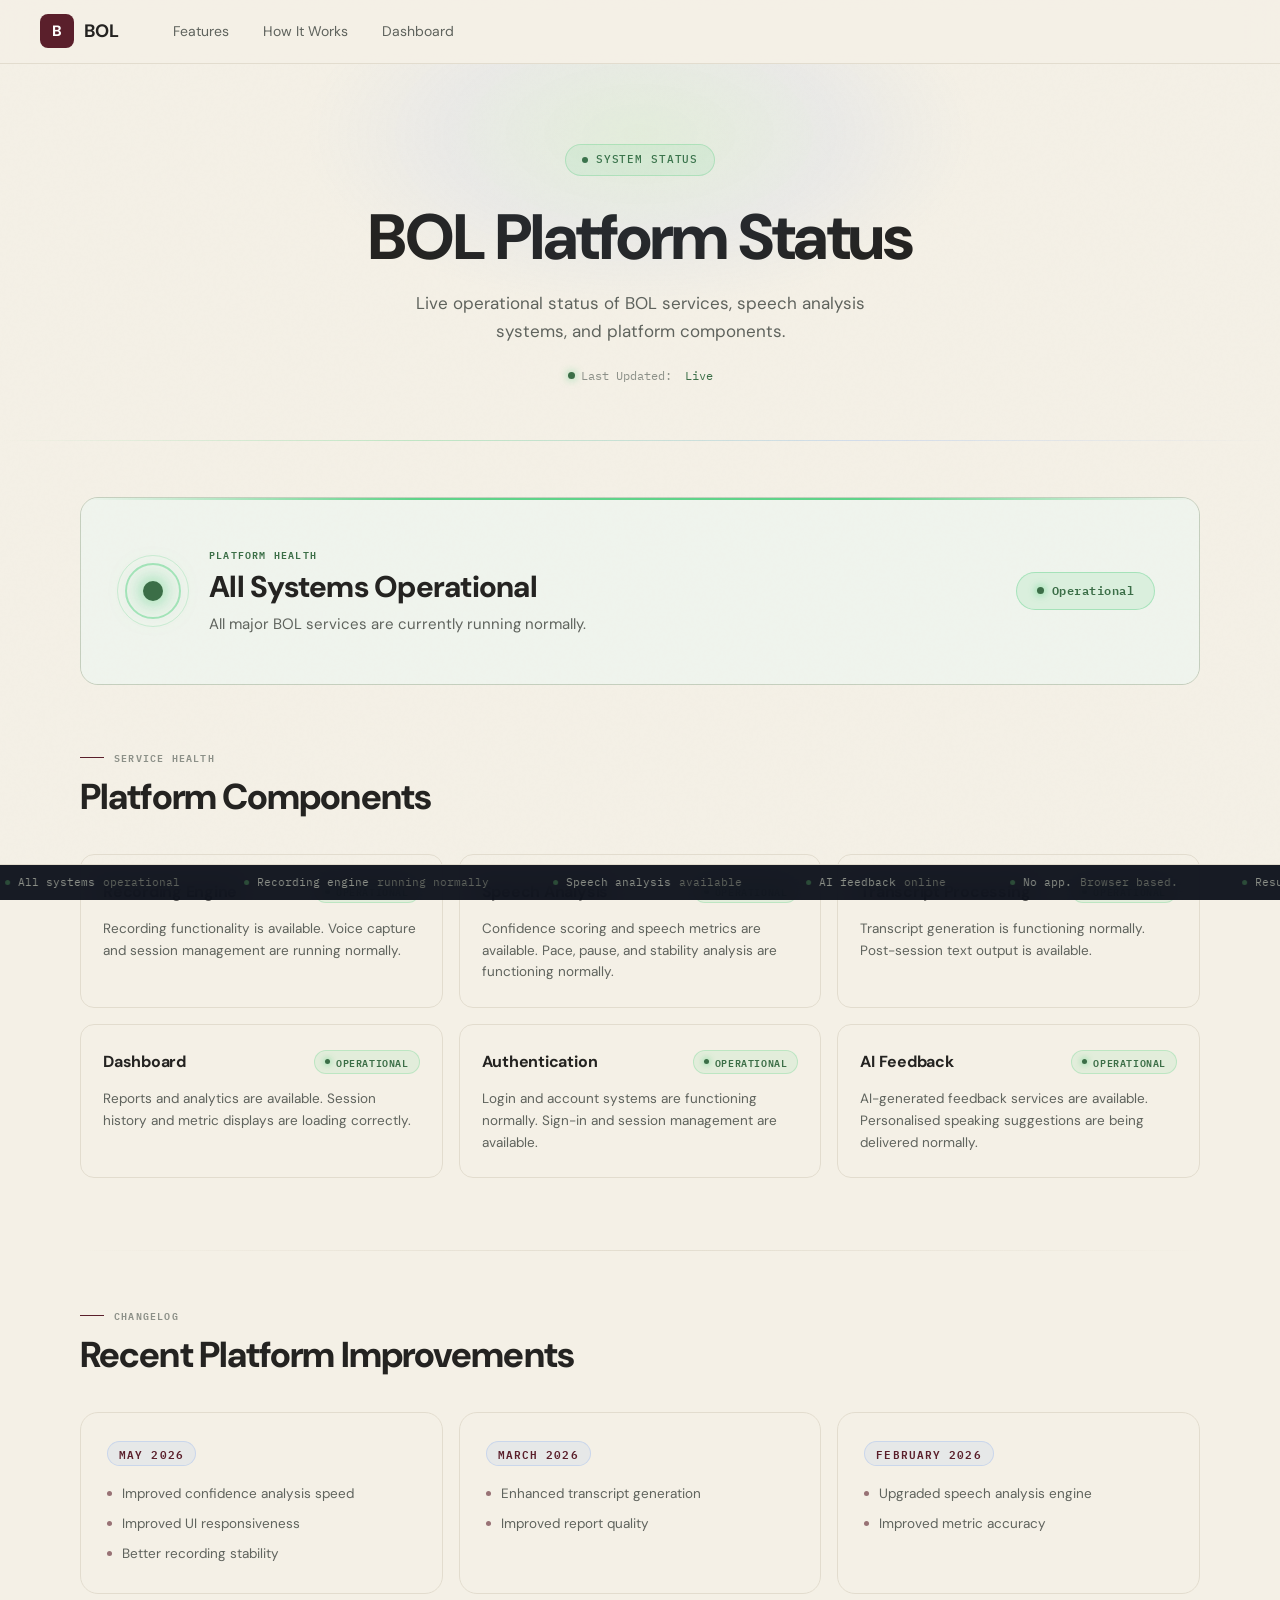
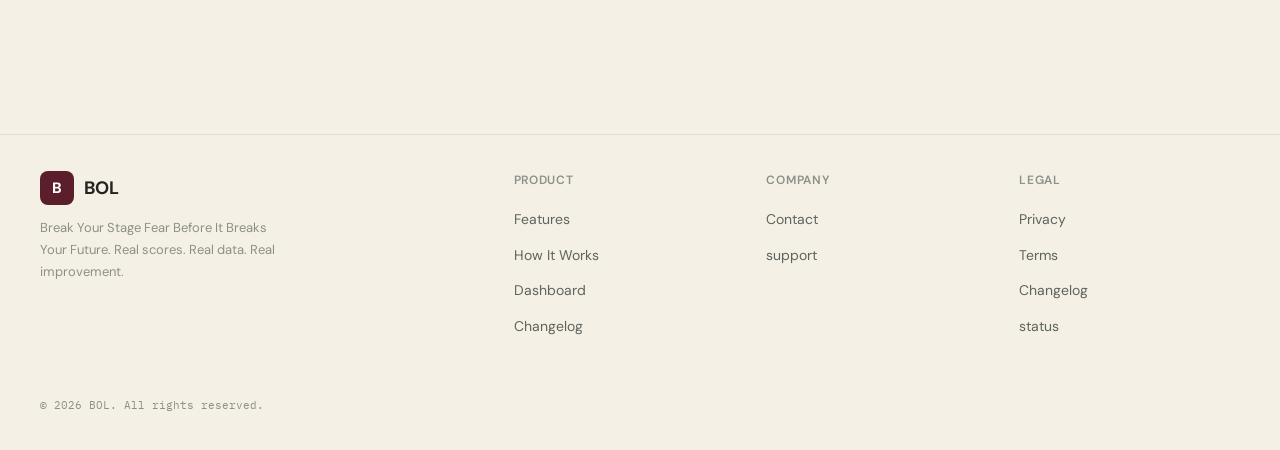
<file: status.html>
<!DOCTYPE html>
<html lang="en">
<head>
  <meta charset="UTF-8" />
  <meta name="viewport" content="width=device-width, initial-scale=1.0" />
  <title>BOL — Platform Status</title>
  <link rel="preconnect" href="https://fonts.googleapis.com" />
  <link rel="preconnect" href="https://fonts.gstatic.com" crossorigin />
  <link href="https://fonts.googleapis.com/css2?family=Bricolage+Grotesque:opsz,wght@12..96,400;12..96,500;12..96,600;12..96,700;12..96,800&family=DM+Sans:ital,opsz,wght@0,9..40,300;0,9..40,400;0,9..40,500;0,9..40,600;1,9..40,400&family=JetBrains+Mono:wght@400;500;600&display=swap" rel="stylesheet" />
  <link href="https://fonts.googleapis.com/css2?family=IBM+Plex+Sans:wght@400;500;600&family=IBM+Plex+Mono:wght@400;500;600&display=swap" rel="stylesheet" />

  <link rel="stylesheet" href="assets/css/theme.css" />

  <style>
    /* ─── Design Tokens ─────────────────────────────────────────── */
    :root {
      --bg-base:        var(--bg-primary);
      --bg-surface:     var(--bg-surface);
      --bg-card:        var(--bg-surface);
      --bg-card-hover:  var(--bg-surface-hover);

      --border:         var(--border-default);
      --border-subtle:  var(--border-subtle);
      --border-glow:    rgba(90,31,43,0.15);

      --accent-blue:    var(--accent-burgundy);
      --accent-purple:  var(--accent-rose);
      --accent-coral:   var(--status-danger);
      --accent-green:   var(--status-success);
      --accent-amber:   var(--status-warning);

      --green-glow:     rgba(59,110,71,0.15);
      --green-border:   rgba(59,110,71,0.25);
      --green-border-strong: rgba(59,110,71,0.4);

      --grad-primary:   var(--button-primary-bg);
      --grad-card:      none;
      --grad-green:     var(--status-success-tint);

      --text-primary:   #242321;
      --text-secondary: #5F635D;
      --text-muted:     #8C9088;

      --radius-sm:  6px;
      --radius-md:  10px;
      --radius-lg:  14px;
      --radius-xl:  18px;

      --font-display: 'DM Sans', sans-serif;
      --font-body:    'DM Sans', sans-serif;
      --font-mono:    'IBM Plex Mono', monospace;
      --font-ui:      'DM Sans', sans-serif;

      --shadow-card:  0 1px 3px rgba(0,0,0,0.4), 0 4px 20px rgba(0,0,0,0.3);
      --shadow-hover: 0 8px 40px rgba(79,142,247,0.10), 0 2px 8px rgba(0,0,0,0.5);
      --shadow-green: 0 8px 40px rgba(34,197,94,0.12), 0 2px 8px rgba(0,0,0,0.4);

      --nav-height: 64px;
    }

    /* ─── Reset ──────────────────────────────────────────────────── */
    *, *::before, *::after { box-sizing: border-box; margin: 0; padding: 0; }
    html { scroll-behavior: smooth; }
    body {
      font-family: var(--font-body);
      background-color: var(--bg-base);
      color: var(--text-primary);
      line-height: 1.6;
      min-height: 100vh;
      overflow-x: hidden;
      -webkit-font-smoothing: antialiased;
    }

    /* Noise overlay */
    body::before {
      content: '';
      position: fixed;
      inset: 0;
      background-image: url("data:image/svg+xml,%3Csvg viewBox='0 0 256 256' xmlns='http://www.w3.org/2000/svg'%3E%3Cfilter id='n'%3E%3CfeTurbulence type='fractalNoise' baseFrequency='0.9' numOctaves='4' stitchTiles='stitch'/%3E%3C/filter%3E%3Crect width='100%25' height='100%25' filter='url(%23n)' opacity='0.025'/%3E%3C/svg%3E");
      pointer-events: none;
      z-index: 0;
      opacity: 0.4;
    }

    ::-webkit-scrollbar { width: 5px; }
    ::-webkit-scrollbar-track { background: var(--bg-base); }
    ::-webkit-scrollbar-thumb { background: rgba(99,102,241,0.3); border-radius: 99px; }

    /* ─── NAVBAR ─────────────────────────────────────────────────── */
    nav {
      position: fixed;
      top: 0; left: 0; right: 0;
      height: var(--nav-height);
      background: rgba(244, 240, 230, 0.94);
      backdrop-filter: blur(14px);
      -webkit-backdrop-filter: blur(14px);
      border-bottom: 1px solid var(--border);
      z-index: 100;
      display: flex;
      align-items: center;
      padding: 0 40px;
    }
    .nav-inner {
      width: 100%;
      max-width: 1200px;
      margin: 0 auto;
      display: flex;
      align-items: center;
      gap: 40px;
    }
    .nav-logo {
      display: flex;
      align-items: center;
      gap: 10px;
      text-decoration: none;
      flex-shrink: 0;
    }
    .nav-logo-icon {
      width: 34px; height: 34px;
      background: var(--grad-primary);
      border-radius: 8px;
      display: flex;
      align-items: center;
      justify-content: center;
      font-family: var(--font-display);
      font-weight: 800;
      font-size: 15px;
      color: #fff;
      letter-spacing: -0.5px;
    }
    .nav-logo-text {
      font-family: var(--font-display);
      font-weight: 700;
      font-size: 18px;
      color: var(--text-primary);
    }
    .nav-links {
      display: flex;
      align-items: center;
      gap: 6px;
      flex: 1;
    }
    .nav-links a {
      font-family: var(--font-body);
      font-size: 14px;
      color: var(--text-secondary);
      text-decoration: none;
      padding: 6px 14px;
      border-radius: var(--radius-sm);
      transition: color 0.2s, background 0.2s;
    }
    .nav-links a:hover { color: var(--text-primary); background: rgba(255,255,255,0.05); }
    .nav-actions {
      display: flex;
      align-items: center;
      gap: 10px;
      margin-left: auto;
    }
    .btn-ghost {
      font-family: var(--font-body);
      font-size: 14px;
      color: var(--text-secondary);
      background: none;
      border: 1px solid var(--border);
      padding: 7px 18px;
      border-radius: var(--radius-sm);
      cursor: pointer;
      transition: all 0.2s;
      text-decoration: none;
    }
    .btn-ghost:hover { color: var(--text-primary); border-color: rgba(255,255,255,0.15); }
    .btn-primary {
      font-family: var(--font-body);
      font-size: 14px;
      font-weight: 600;
      color: #fff;
      background: var(--grad-primary);
      border: none;
      padding: 8px 20px;
      border-radius: var(--radius-sm);
      cursor: pointer;
      transition: all 0.2s;
      text-decoration: none;
      display: flex;
      align-items: center;
      gap: 6px;
    }
    .btn-primary:hover { opacity: 0.9; transform: translateY(-1px); box-shadow: 0 4px 20px rgba(79,142,247,0.3); }

    /* ─── TICKER ─────────────────────────────────────────────────── */
    .ticker-bar {
      position: fixed;
      bottom: 0; left: 0; right: 0;
      height: 36px;
      background: rgba(11,15,26,0.95);
      backdrop-filter: blur(12px);
      border-top: 1px solid var(--border);
      overflow: hidden;
      z-index: 99;
      display: flex;
      align-items: center;
    }
    .ticker-track {
      display: flex;
      white-space: nowrap;
      will-change: transform;
    }
    .ticker-item {
      font-family: var(--font-mono);
      font-size: 11px;
      color: var(--text-muted);
      padding: 0 32px;
      display: flex;
      align-items: center;
      gap: 8px;
    }
    .ticker-item span { color: var(--text-secondary); }
    .ticker-item .dot {
      width: 5px; height: 5px;
      border-radius: 50%;
      background: var(--accent-green);
      opacity: 0.6;
    }

    /* ─── PAGE ───────────────────────────────────────────────────── */
    .page {
      padding-top: var(--nav-height);
      padding-bottom: 60px;
      position: relative;
      z-index: 1;
    }

    /* ─── HERO ───────────────────────────────────────────────────── */
    .hero {
      position: relative;
      padding: 80px 40px 56px;
      text-align: center;
      overflow: hidden;
    }
    .hero::before {
      content: '';
      position: absolute;
      top: -80px; left: 50%; transform: translateX(-50%);
      width: 800px; height: 500px;
      background: radial-gradient(ellipse 60% 50% at 50% 30%,
        rgba(34,197,94,0.08) 0%,
        rgba(79,142,247,0.06) 40%,
        transparent 70%);
      pointer-events: none;
    }
    .hero::after {
      content: '';
      position: absolute;
      bottom: 0; left: 0; right: 0;
      height: 1px;
      background: linear-gradient(90deg, transparent, rgba(34,197,94,0.25), rgba(79,142,247,0.2), transparent);
    }

    .hero-badge {
      display: inline-flex;
      align-items: center;
      gap: 8px;
      background: rgba(34,197,94,0.08);
      border: 1px solid rgba(34,197,94,0.22);
      border-radius: 99px;
      padding: 6px 16px;
      margin-bottom: 28px;
      font-family: var(--font-mono);
      font-size: 11px;
      font-weight: 500;
      color: var(--accent-green);
      letter-spacing: 0.08em;
      text-transform: uppercase;
    }
    .hero-badge .pulse-dot {
      width: 6px; height: 6px;
      border-radius: 50%;
      background: var(--accent-green);
      animation: pulse-small 2.2s ease-in-out infinite;
    }
    @keyframes pulse-small {
      0%, 100% { opacity: 1; transform: scale(1); }
      50%       { opacity: 0.35; transform: scale(0.65); }
    }

    .hero-title {
      font-family: var(--font-display);
      font-size: clamp(40px, 5.5vw, 64px);
      font-weight: 800;
      line-height: 1.06;
      letter-spacing: -0.03em;
      color: var(--text-primary);
      margin-bottom: 18px;
    }
    .hero-sub {
      font-family: var(--font-body);
      font-size: 17px;
      color: var(--text-secondary);
      max-width: 480px;
      margin: 0 auto 20px;
      line-height: 1.65;
    }
    .hero-meta {
      font-family: var(--font-mono);
      font-size: 12px;
      color: var(--text-muted);
      display: flex;
      align-items: center;
      justify-content: center;
      gap: 6px;
    }
    .hero-meta .live-dot {
      width: 7px; height: 7px;
      border-radius: 50%;
      background: var(--accent-green);
      animation: live-pulse 2s ease-in-out infinite;
      box-shadow: 0 0 8px rgba(34,197,94,0.6);
    }
    @keyframes live-pulse {
      0%, 100% { opacity: 1; transform: scale(1); box-shadow: 0 0 8px rgba(34,197,94,0.6); }
      50%       { opacity: 0.6; transform: scale(0.8); box-shadow: 0 0 4px rgba(34,197,94,0.3); }
    }
    .hero-meta span { color: var(--accent-green); }

    /* ─── SECTION WRAPPER ────────────────────────────────────────── */
    .section-wrap {
      max-width: 1200px;
      margin: 0 auto;
      padding: 0 40px;
    }

    /* ─── SECTION DIVIDER ────────────────────────────────────────── */
    .divider {
      max-width: 1200px;
      margin: 0 auto 56px;
      padding: 0 40px;
    }
    .divider hr {
      border: none;
      height: 1px;
      background: linear-gradient(90deg, transparent, var(--border), transparent);
    }

    /* ─── OVERALL STATUS CARD ────────────────────────────────────── */
    .overall-section {
      padding: 56px 40px 64px;
      max-width: 1200px;
      margin: 0 auto;
    }

    .overall-card {
      position: relative;
      background: var(--bg-card);
      border: 1px solid var(--green-border);
      border-radius: var(--radius-xl);
      padding: 48px 44px;
      overflow: hidden;
      transition: border-color 0.35s, box-shadow 0.35s, transform 0.35s;
      cursor: default;
    }
    .overall-card:hover {
      border-color: var(--green-border-strong);
      box-shadow: 0 0 60px rgba(34,197,94,0.14), 0 16px 48px rgba(0,0,0,0.45);
      transform: translateY(-3px);
    }

    /* Green ambient glow beneath card */
    .overall-card::before {
      content: '';
      position: absolute;
      inset: 0;
      background: var(--grad-green);
      opacity: 0.7;
      transition: opacity 0.35s;
    }
    .overall-card:hover::before { opacity: 1; }

    /* Top accent line */
    .overall-card::after {
      content: '';
      position: absolute;
      top: 0; left: 0; right: 0;
      height: 2px;
      background: linear-gradient(90deg, transparent 0%, rgba(34,197,94,0.7) 30%, rgba(34,197,94,0.7) 70%, transparent 100%);
    }

    /* Pulse ring behind the dot */
    .overall-inner {
      position: relative;
      z-index: 1;
      display: flex;
      align-items: center;
      gap: 28px;
    }

    .overall-dot-wrap {
      position: relative;
      flex-shrink: 0;
      width: 56px; height: 56px;
      display: flex;
      align-items: center;
      justify-content: center;
    }
    .overall-ring {
      position: absolute;
      inset: 0;
      border-radius: 50%;
      border: 2px solid rgba(34,197,94,0.35);
      animation: ring-pulse 2.8s ease-out infinite;
    }
    .overall-ring-2 {
      position: absolute;
      inset: -8px;
      border-radius: 50%;
      border: 1.5px solid rgba(34,197,94,0.18);
      animation: ring-pulse 2.8s ease-out 0.9s infinite;
    }
    @keyframes ring-pulse {
      0%   { opacity: 0.8; transform: scale(1); }
      70%  { opacity: 0; transform: scale(1.55); }
      100% { opacity: 0; transform: scale(1.55); }
    }
    .overall-dot {
      width: 20px; height: 20px;
      border-radius: 50%;
      background: var(--accent-green);
      box-shadow: 0 0 20px rgba(34,197,94,0.7), 0 0 40px rgba(34,197,94,0.3);
      z-index: 1;
    }

    .overall-text { flex: 1; }
    .overall-status-label {
      font-family: var(--font-mono);
      font-size: 10px;
      font-weight: 600;
      letter-spacing: 0.12em;
      text-transform: uppercase;
      color: var(--accent-green);
      margin-bottom: 8px;
    }
    .overall-title {
      font-family: var(--font-display);
      font-size: clamp(22px, 2.5vw, 30px);
      font-weight: 800;
      letter-spacing: -0.025em;
      color: var(--text-primary);
      margin-bottom: 8px;
      line-height: 1.15;
    }
    .overall-desc {
      font-family: var(--font-body);
      font-size: 15px;
      color: var(--text-secondary);
      line-height: 1.6;
    }

    .overall-badge {
      flex-shrink: 0;
      display: flex;
      align-items: center;
      gap: 8px;
      background: rgba(34,197,94,0.1);
      border: 1px solid rgba(34,197,94,0.28);
      border-radius: 99px;
      padding: 8px 20px;
      font-family: var(--font-mono);
      font-size: 12px;
      font-weight: 600;
      color: var(--accent-green);
      letter-spacing: 0.04em;
      white-space: nowrap;
    }
    .overall-badge .mini-dot {
      width: 7px; height: 7px;
      border-radius: 50%;
      background: var(--accent-green);
      box-shadow: 0 0 8px rgba(34,197,94,0.8);
      animation: pulse-small 2.2s ease-in-out infinite;
    }

    /* ─── SECTION HEADER ─────────────────────────────────────────── */
    .section-header {
      margin-bottom: 36px;
    }
    .section-tag {
      font-family: var(--font-mono);
      font-size: 10px;
      font-weight: 600;
      letter-spacing: 0.12em;
      text-transform: uppercase;
      color: var(--text-muted);
      display: flex;
      align-items: center;
      gap: 10px;
      margin-bottom: 12px;
    }
    .section-tag::before {
      content: '';
      display: block;
      width: 24px; height: 1px;
      background: var(--accent-blue);
    }
    .section-title {
      font-family: var(--font-display);
      font-size: clamp(26px, 3vw, 36px);
      font-weight: 800;
      letter-spacing: -0.025em;
      color: var(--text-primary);
      line-height: 1.12;
    }

    /* ─── SERVICE GRID ───────────────────────────────────────────── */
    .services-section {
      max-width: 1200px;
      margin: 0 auto;
      padding: 0 40px 72px;
    }

    .service-grid {
      display: grid;
      grid-template-columns: repeat(3, 1fr);
      gap: 16px;
    }

    .service-card {
      background: var(--bg-card);
      border: 1px solid var(--border);
      border-radius: var(--radius-lg);
      padding: 24px 22px;
      position: relative;
      overflow: hidden;
      transition: all 0.3s ease;
      cursor: default;
    }
    .service-card::before {
      content: '';
      position: absolute;
      inset: 0;
      background: linear-gradient(145deg, rgba(34,197,94,0.04) 0%, rgba(34,197,94,0.01) 100%);
      opacity: 0;
      transition: opacity 0.3s;
    }
    .service-card::after {
      content: '';
      position: absolute;
      top: 0; left: 0; right: 0;
      height: 1.5px;
      background: linear-gradient(90deg, transparent, rgba(34,197,94,0.5), transparent);
      opacity: 0;
      transition: opacity 0.3s;
    }
    .service-card:hover {
      border-color: var(--green-border);
      box-shadow: 0 6px 30px rgba(34,197,94,0.08), 0 2px 8px rgba(0,0,0,0.4);
      transform: translateY(-3px);
    }
    .service-card:hover::before { opacity: 1; }
    .service-card:hover::after  { opacity: 1; }

    .service-header {
      display: flex;
      align-items: center;
      justify-content: space-between;
      margin-bottom: 14px;
      position: relative;
      z-index: 1;
    }
    .service-name {
      font-family: var(--font-display);
      font-size: 16px;
      font-weight: 700;
      letter-spacing: -0.015em;
      color: var(--text-primary);
    }

    .status-badge {
      display: flex;
      align-items: center;
      gap: 6px;
      font-family: var(--font-mono);
      font-size: 10px;
      font-weight: 600;
      letter-spacing: 0.06em;
      text-transform: uppercase;
      color: var(--accent-green);
      background: rgba(34,197,94,0.08);
      border: 1px solid rgba(34,197,94,0.2);
      padding: 3px 10px;
      border-radius: 99px;
    }
    .status-badge .s-dot {
      width: 5px; height: 5px;
      border-radius: 50%;
      background: var(--accent-green);
      box-shadow: 0 0 6px rgba(34,197,94,0.8);
      animation: pulse-small 2.4s ease-in-out infinite;
      flex-shrink: 0;
    }

    .service-desc {
      font-family: var(--font-body);
      font-size: 13.5px;
      color: var(--text-secondary);
      line-height: 1.6;
      position: relative;
      z-index: 1;
    }

    /* ─── IMPROVEMENTS SECTION ───────────────────────────────────── */
    .improvements-section {
      max-width: 1200px;
      margin: 0 auto;
      padding: 0 40px 80px;
    }

    .improvements-grid {
      display: grid;
      grid-template-columns: repeat(3, 1fr);
      gap: 16px;
    }

    .imp-card {
      background: var(--bg-card);
      border: 1px solid var(--border);
      border-radius: var(--radius-xl);
      padding: 28px 26px;
      position: relative;
      overflow: hidden;
      transition: all 0.3s ease;
      cursor: default;
    }
    .imp-card::before {
      content: '';
      position: absolute;
      inset: 0;
      background: var(--grad-card);
      opacity: 0;
      transition: opacity 0.3s;
    }
    .imp-card:hover {
      border-color: var(--border-glow);
      transform: translateY(-3px);
      box-shadow: var(--shadow-hover);
    }
    .imp-card:hover::before { opacity: 1; }

    .imp-month {
      font-family: var(--font-mono);
      font-size: 11px;
      font-weight: 600;
      letter-spacing: 0.1em;
      text-transform: uppercase;
      color: var(--accent-blue);
      background: rgba(79,142,247,0.08);
      border: 1px solid rgba(79,142,247,0.2);
      border-radius: 99px;
      padding: 3px 11px;
      display: inline-flex;
      margin-bottom: 18px;
      position: relative;
      z-index: 1;
    }

    .imp-items {
      display: flex;
      flex-direction: column;
      gap: 9px;
      position: relative;
      z-index: 1;
    }
    .imp-item {
      display: flex;
      align-items: flex-start;
      gap: 10px;
      font-family: var(--font-body);
      font-size: 13.5px;
      color: var(--text-secondary);
      line-height: 1.55;
    }
    .imp-item::before {
      content: '';
      flex-shrink: 0;
      width: 5px; height: 5px;
      border-radius: 50%;
      background: var(--accent-blue);
      opacity: 0.6;
      margin-top: 7px;
    }

    /* ─── FOOTER ─────────────────────────────────────────────────── */
    footer {
      background: var(--bg-surface);
      border-top: 1px solid var(--border);
      padding: 36px 40px 36px;
    }
    .footer-inner {
      max-width: 1200px;
      margin: 0 auto;
      display: grid;
      grid-template-columns: 2fr repeat(3, 1fr);
      gap: 32px;
      padding-bottom: 28px;
    }
    .footer-brand .nav-logo { margin-bottom: 12px; display: inline-flex; }
    .footer-brand-desc {
      font-family: var(--font-body);
      font-size: 13px;
      color: var(--text-muted);
      line-height: 1.7;
      max-width: 240px;
    }
    .footer-col h4 {
      font-family: var(--font-ui);
      font-size: 12px;
      font-weight: 600;
      letter-spacing: 0.06em;
      text-transform: uppercase;
      color: var(--text-muted);
      margin-bottom: 16px;
    }
    .footer-col ul { list-style: none; }
    .footer-col ul li { margin-bottom: 10px; }
    .footer-col ul li a {
      font-family: var(--font-body);
      font-size: 14px;
      color: var(--text-secondary);
      text-decoration: none;
      transition: color 0.2s;
    }
    .footer-col ul li a:hover { color: var(--text-primary); }
    .footer-bottom {
      max-width: 1200px;
      margin: 0 auto;
      padding-top: 20px;
      border-top: 1px solid var(--border-subtle);
      display: flex;
      align-items: center;
      justify-content: space-between;
    }
    .footer-copy {
      font-family: var(--font-mono);
      font-size: 11px;
      color: var(--text-muted);
    }
    .footer-legal { display: flex; gap: 20px; }
    .footer-legal a {
      font-family: var(--font-body);
      font-size: 12px;
      color: var(--text-muted);
      text-decoration: none;
      transition: color 0.2s;
    }
    .footer-legal a:hover { color: var(--text-secondary); }

    /* ─── FADE-IN ANIMATIONS ─────────────────────────────────────── */
    .fade-in {
      opacity: 0;
      transform: translateY(16px);
      transition: opacity 0.55s ease, transform 0.55s ease;
    }
    .fade-in.visible { opacity: 1; transform: none; }
    .delay-1 { transition-delay: 0.08s; }
    .delay-2 { transition-delay: 0.16s; }
    .delay-3 { transition-delay: 0.24s; }
    .delay-4 { transition-delay: 0.32s; }
    .delay-5 { transition-delay: 0.40s; }
    .delay-6 { transition-delay: 0.48s; }

    /* ─── RESPONSIVE ─────────────────────────────────────────────── */
    @media (max-width: 900px) {
      .service-grid      { grid-template-columns: repeat(2, 1fr); }
      .improvements-grid { grid-template-columns: repeat(2, 1fr); }
      .footer-inner      { grid-template-columns: 1fr 1fr; }
      .overall-inner     { flex-direction: column; gap: 20px; align-items: flex-start; }
      .overall-badge     { align-self: flex-start; }
    }
    @media (max-width: 600px) {
      nav { padding: 0 20px; }
      .nav-links { display: none; }
      .hero, .overall-section, .services-section, .improvements-section, footer { padding-left: 20px; padding-right: 20px; }
      .service-grid      { grid-template-columns: 1fr; }
      .improvements-grid { grid-template-columns: 1fr; }
      .footer-inner      { grid-template-columns: 1fr; }
    }
  </style>
</head>
<body>

  <!-- ─── NAVBAR ──────────────────────────────────────────────────── -->
  <nav>
    <div class="nav-inner">
      <a href="#" class="nav-logo">
        <div class="nav-logo-icon">B</div>
        <span class="nav-logo-text">BOL</span>
      </a>
      <div class="nav-links">
        <a href="BOL.html#features">Features</a>
        <a href="view demoreport.html">How It Works</a>
        <a href="bol.html#dashboard">Dashboard</a>
      </div>
      <div class="nav-actions">
       
     </div>
    </div>
  </nav>

  <!-- ─── PAGE ────────────────────────────────────────────────────── -->
  <div class="page">

    <!-- ─── HERO ──────────────────────────────────────────────────── -->
    <section class="hero">
      <div class="hero-badge">
        <span class="pulse-dot"></span>
        System Status
      </div>
      <h1 class="hero-title">BOL Platform Status</h1>
      <p class="hero-sub">Live operational status of BOL services, speech analysis systems, and platform components.</p>
      <div class="hero-meta">
        <span class="live-dot"></span>
        Last Updated:&nbsp;<span>Live</span>
      </div>
    </section>

    <!-- ─── OVERALL STATUS ────────────────────────────────────────── -->
    <section class="overall-section fade-in">
      <div class="overall-card">
        <div class="overall-inner">
          <div class="overall-dot-wrap">
            <div class="overall-ring"></div>
            <div class="overall-ring-2"></div>
            <div class="overall-dot"></div>
          </div>
          <div class="overall-text">
            <div class="overall-status-label">Platform Health</div>
            <div class="overall-title">All Systems Operational</div>
            <div class="overall-desc">All major BOL services are currently running normally.</div>
          </div>
          <div class="overall-badge">
            <span class="mini-dot"></span>
            Operational
          </div>
        </div>
      </div>
    </section>

    <!-- ─── SERVICE HEALTH ────────────────────────────────────────── -->
    <section class="services-section">
      <div class="section-header">
        <div class="section-tag">Service Health</div>
        <h2 class="section-title">Platform Components</h2>
      </div>
      <div class="service-grid">

        <div class="service-card fade-in delay-1">
          <div class="service-header">
            <div class="service-name">Recording Engine</div>
            <div class="status-badge"><span class="s-dot"></span>Operational</div>
          </div>
          <div class="service-desc">Recording functionality is available. Voice capture and session management are running normally.</div>
        </div>

        <div class="service-card fade-in delay-2">
          <div class="service-header">
            <div class="service-name">Speech Analysis</div>
            <div class="status-badge"><span class="s-dot"></span>Operational</div>
          </div>
          <div class="service-desc">Confidence scoring and speech metrics are available. Pace, pause, and stability analysis are functioning normally.</div>
        </div>

        <div class="service-card fade-in delay-3">
          <div class="service-header">
            <div class="service-name">Transcript Processing</div>
            <div class="status-badge"><span class="s-dot"></span>Operational</div>
          </div>
          <div class="service-desc">Transcript generation is functioning normally. Post-session text output is available.</div>
        </div>

        <div class="service-card fade-in delay-4">
          <div class="service-header">
            <div class="service-name">Dashboard</div>
            <div class="status-badge"><span class="s-dot"></span>Operational</div>
          </div>
          <div class="service-desc">Reports and analytics are available. Session history and metric displays are loading correctly.</div>
        </div>

        <div class="service-card fade-in delay-5">
          <div class="service-header">
            <div class="service-name">Authentication</div>
            <div class="status-badge"><span class="s-dot"></span>Operational</div>
          </div>
          <div class="service-desc">Login and account systems are functioning normally. Sign-in and session management are available.</div>
        </div>

        <div class="service-card fade-in delay-6">
          <div class="service-header">
            <div class="service-name">AI Feedback</div>
            <div class="status-badge"><span class="s-dot"></span>Operational</div>
          </div>
          <div class="service-desc">AI-generated feedback services are available. Personalised speaking suggestions are being delivered normally.</div>
        </div>

      </div>
    </section>

    <div class="divider"><hr /></div>

    <!-- ─── RECENT IMPROVEMENTS ───────────────────────────────────── -->
    <section class="improvements-section">
      <div class="section-header">
        <div class="section-tag">Changelog</div>
        <h2 class="section-title">Recent Platform Improvements</h2>
      </div>
      <div class="improvements-grid">

        <div class="imp-card fade-in delay-1">
          <div class="imp-month">May 2026</div>
          <div class="imp-items">
            <div class="imp-item">Improved confidence analysis speed</div>
            <div class="imp-item">Improved UI responsiveness</div>
            <div class="imp-item">Better recording stability</div>
          </div>
        </div>

        <div class="imp-card fade-in delay-2">
          <div class="imp-month">March 2026</div>
          <div class="imp-items">
            <div class="imp-item">Enhanced transcript generation</div>
            <div class="imp-item">Improved report quality</div>
          </div>
        </div>

        <div class="imp-card fade-in delay-3">
          <div class="imp-month">February 2026</div>
          <div class="imp-items">
            <div class="imp-item">Upgraded speech analysis engine</div>
            <div class="imp-item">Improved metric accuracy</div>
          </div>
        </div>

      </div>
    </section>

  </div><!-- /page -->

  <!-- ─── FOOTER ──────────────────────────────────────────────────── -->
  <footer>
    <div class="footer-inner">
      <div class="footer-brand">
        <a href="#" class="nav-logo">
          <div class="nav-logo-icon">B</div>
          <span class="nav-logo-text">BOL</span>
        </a>
        <p class="footer-brand-desc">Break Your Stage Fear Before It Breaks Your Future. Real scores. Real data. Real improvement.</p>
      </div>
      <div class="footer-col">
        <h4>Product</h4>
        <ul>
          <li><a href="BOL.html#features">Features</a></li>
          <li><a href="view demoreport.html">How It Works</a></li>
          <li><a href="BOL.html#dashboard">Dashboard</a></li>
          <li><a href="#">Changelog</a></li>
        </ul>
      </div>
      <div class="footer-col">
        <h4>Company</h4>
        <ul>
          
          <li><a href="contact.html">Contact</a></li>
           <li><a href="support.htm">support</a></li>
        </ul>
      </div>
      <div class="footer-col">
        <h4>Legal</h4>
        <ul>
          <li><a href="privacy.html">Privacy</a></li>
          <li><a href="te'">Terms</a></li>
             <li><a href="changelog.html">Changelog</a></li>
             <li><a href="#">status</a></li>
        </ul>
      </div>
    </div>
    <div class="footer-bottom">
      <div class="footer-copy">© 2026 BOL. All rights reserved.</div>
      <div class="footer-legal">
      </div>
    </div>
  </footer>

  <!-- ─── TICKER ───────────────────────────────────────────────────── -->
  <div class="ticker-bar">
    <div class="ticker-track" id="ticker">
      <div class="ticker-item"><span class="dot"></span> All systems <span>operational</span></div>
      <div class="ticker-item"><span class="dot"></span> Recording engine <span>running normally</span></div>
      <div class="ticker-item"><span class="dot"></span> Speech analysis <span>available</span></div>
      <div class="ticker-item"><span class="dot"></span> AI feedback <span>online</span></div>
      <div class="ticker-item"><span class="dot"></span> No app. <span>Browser based.</span></div>
      <div class="ticker-item"><span class="dot"></span> Results in <span>60 seconds</span></div>
      <div class="ticker-item"><span class="dot"></span> Transcript processing <span>available</span></div>
      <div class="ticker-item"><span class="dot"></span> Authentication <span>functioning normally</span></div>
      <!-- duplicate set for seamless loop -->
      <div class="ticker-item"><span class="dot"></span> All systems <span>operational</span></div>
      <div class="ticker-item"><span class="dot"></span> Recording engine <span>running normally</span></div>
      <div class="ticker-item"><span class="dot"></span> Speech analysis <span>available</span></div>
      <div class="ticker-item"><span class="dot"></span> AI feedback <span>online</span></div>
      <div class="ticker-item"><span class="dot"></span> No app. <span>Browser based.</span></div>
      <div class="ticker-item"><span class="dot"></span> Results in <span>60 seconds</span></div>
      <div class="ticker-item"><span class="dot"></span> Transcript processing <span>available</span></div>
      <div class="ticker-item"><span class="dot"></span> Authentication <span>functioning normally</span></div>
    </div>
  </div>

  <!-- ─── JS ──────────────────────────────────────────────────────── -->
  <script>
    /* ── Intersection observer fade-in ──────────────────────────── */
    const fadeEls = document.querySelectorAll('.fade-in');
    const io = new IntersectionObserver((entries) => {
      entries.forEach(e => {
        if (e.isIntersecting) { e.target.classList.add('visible'); io.unobserve(e.target); }
      });
    }, { threshold: 0.10 });
    fadeEls.forEach(el => io.observe(el));
    window.addEventListener('load', () => {
      fadeEls.forEach(el => {
        if (el.getBoundingClientRect().top < window.innerHeight) el.classList.add('visible');
      });
    });

    /* ── rAF ticker ─────────────────────────────────────────────── */
    (function () {
      const track = document.getElementById('ticker');
      if (!track) return;
      let offset = 0, halfW = 0, paused = false;
      const SPEED = 0.42;
      function measure() { halfW = track.scrollWidth / 2; }
      function step() {
        if (!paused) {
          offset += SPEED;
          if (offset >= halfW) offset -= halfW;
          track.style.transform = `translateX(${-offset}px)`;
        }
        requestAnimationFrame(step);
      }
      track.parentElement.addEventListener('mouseenter', () => paused = true);
      track.parentElement.addEventListener('mouseleave', () => paused = false);
      measure();
      window.addEventListener('resize', measure);
      requestAnimationFrame(step);
    })();
  </script>

</body>
</html>
</file>
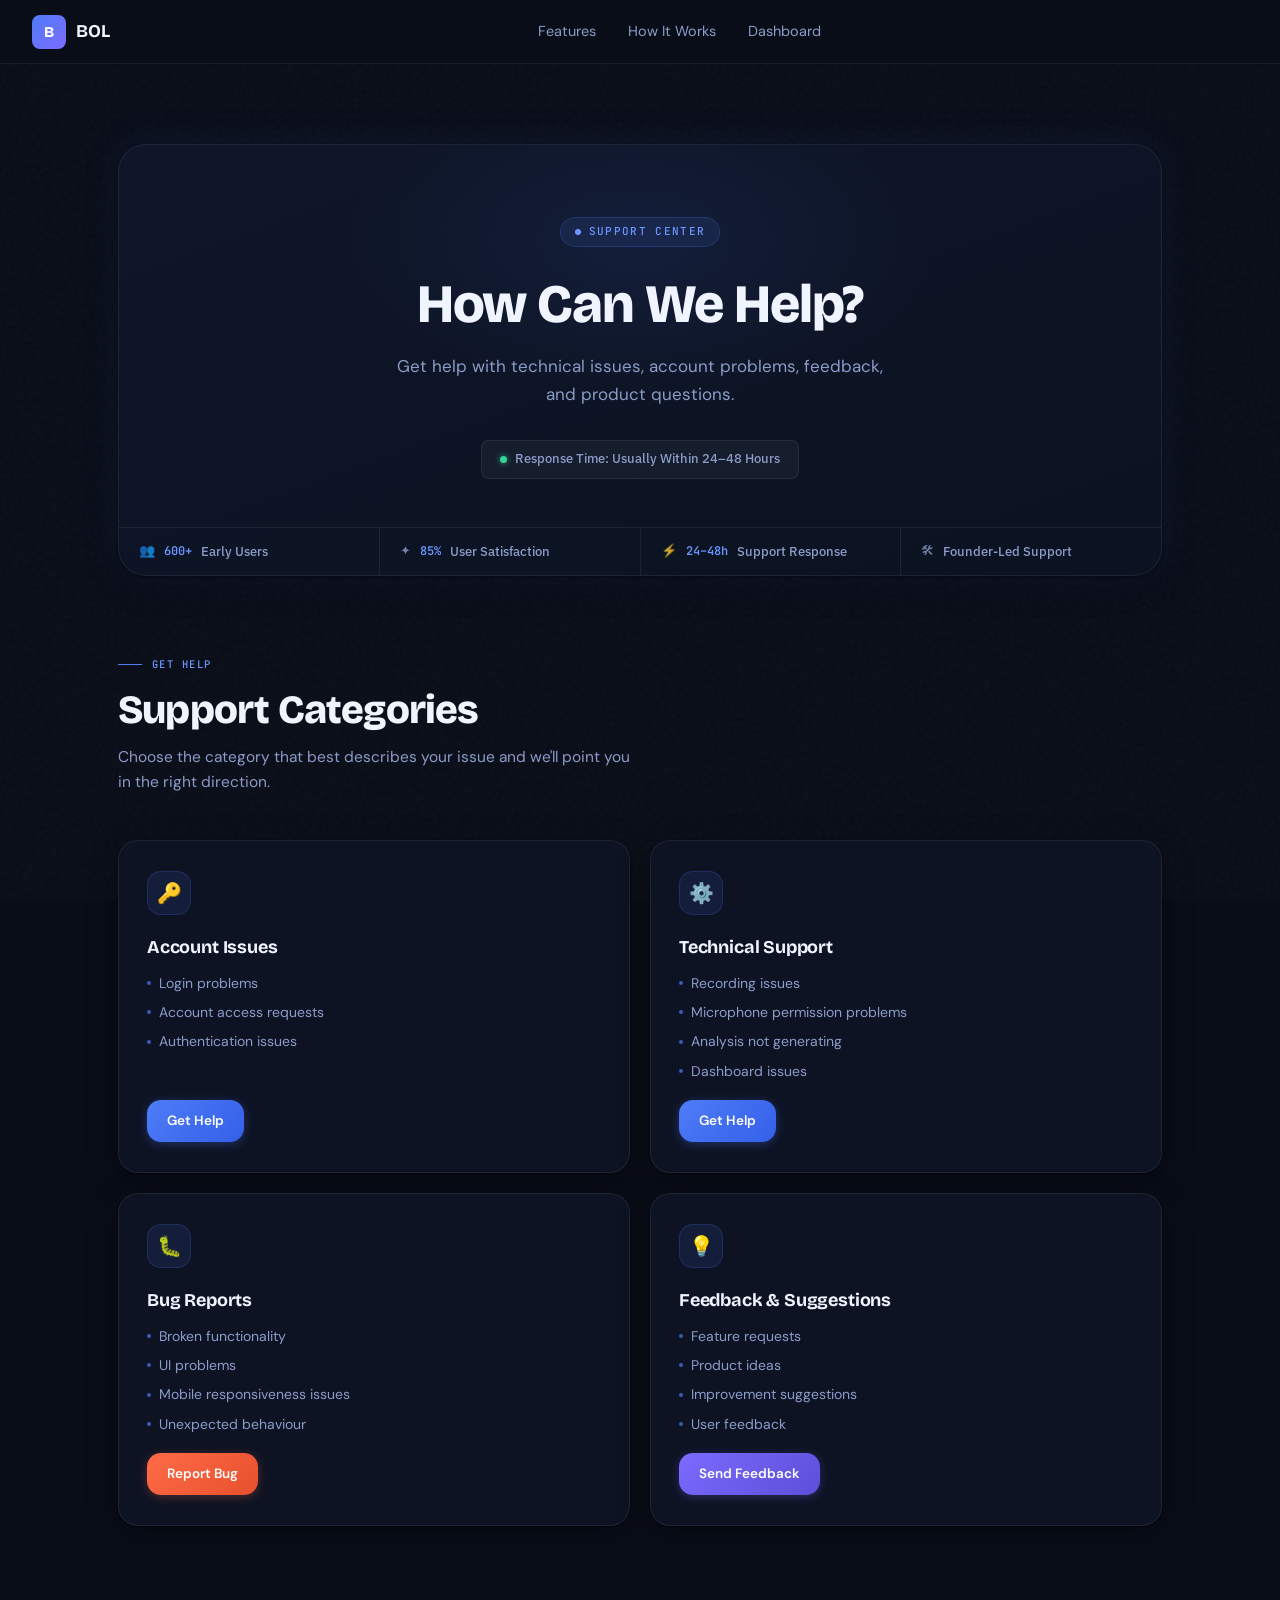
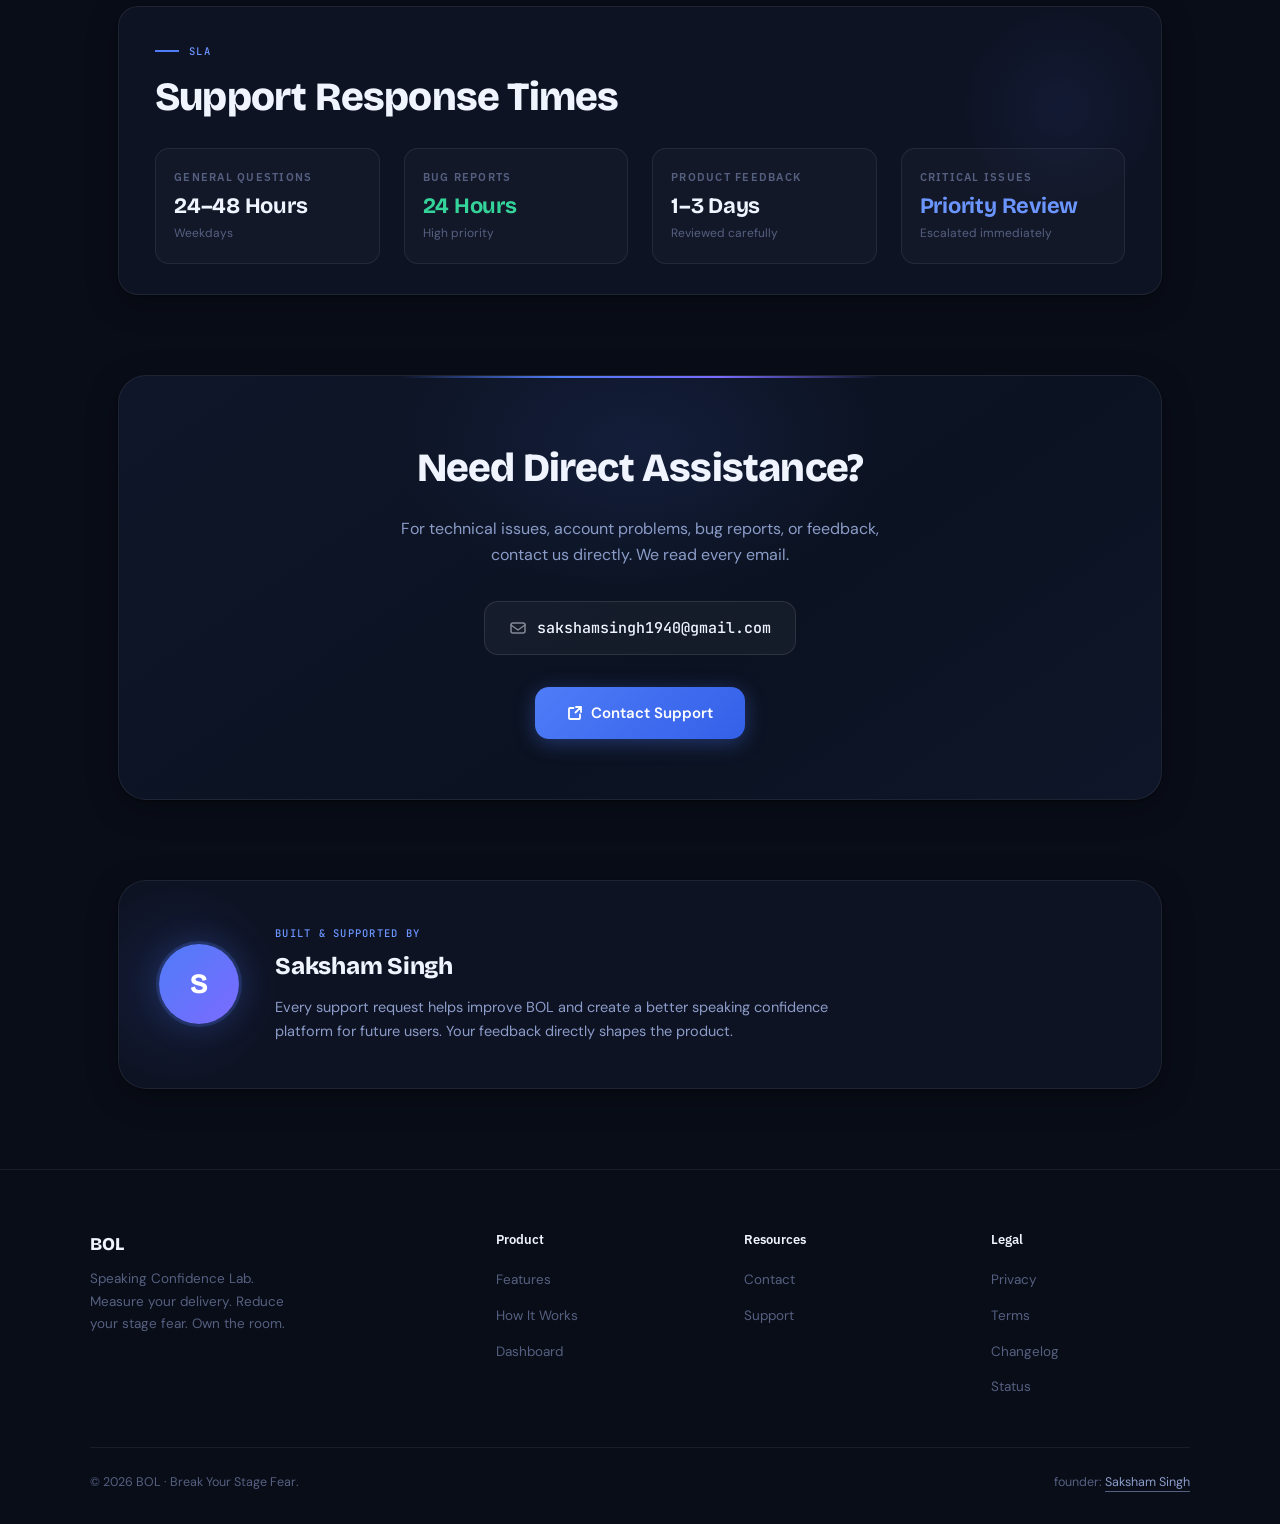
<file: support.htm>
<!DOCTYPE html>
<html lang="en">
<head>
  <meta charset="UTF-8" />
  <meta name="viewport" content="width=device-width, initial-scale=1.0" />
  <title>BOL — Support</title>

  <!-- Fonts -->
  <link rel="preconnect" href="https://fonts.googleapis.com" />
  <link rel="preconnect" href="https://fonts.gstatic.com" crossorigin />
  <link href="https://fonts.googleapis.com/css2?family=Bricolage+Grotesque:opsz,wght@12..96,400;12..96,500;12..96,600;12..96,700;12..96,800&family=DM+Sans:ital,opsz,wght@0,9..40,300;0,9..40,400;0,9..40,500;0,9..40,600;1,9..40,400&family=JetBrains+Mono:wght@400;500;600&display=swap" rel="stylesheet" />
  <link href="https://fonts.googleapis.com/css2?family=IBM+Plex+Sans:wght@400;500;600&family=IBM+Plex+Mono:wght@400;500;600&display=swap" rel="stylesheet" />

  <style>
    /* ============================================================
       DESIGN TOKENS — matched from BOL homepage screenshots
       ============================================================ */
    :root {
      --bg:          #090d18;
      --bg-card:     #0e1324;
      --bg-card-2:   #111827;
      --border:      rgba(255,255,255,0.07);
      --border-glow: rgba(79,124,255,0.25);

      --blue:        #4f7cf7;
      --blue-light:  #6b96ff;
      --blue-dark:   #3360e8;
      --coral:       #ff6b47;
      --purple:      #7c6bff;

      --text-1: #f0f4ff;
      --text-2: #8b9cc8;
      --text-3: #556080;

      --radius-sm:  8px;
      --radius-md: 14px;
      --radius-lg: 20px;
      --radius-xl: 28px;

      --font-display: 'Bricolage Grotesque', sans-serif;
      --font-body:    'DM Sans', sans-serif;
      --font-mono:    'JetBrains Mono', monospace;
      --font-label:   'IBM Plex Sans', sans-serif;
      --font-code:    'IBM Plex Mono', monospace;

      --shadow-card: 0 1px 3px rgba(0,0,0,0.5), 0 8px 32px rgba(0,0,0,0.3);
      --shadow-glow: 0 0 40px rgba(79,124,255,0.12);
    }

    /* ============================================================
       RESET & BASE
       ============================================================ */
    *, *::before, *::after { box-sizing: border-box; margin: 0; padding: 0; }

    html { scroll-behavior: smooth; }

    body {
      background: var(--bg);
      color: var(--text-1);
      font-family: var(--font-body);
      font-size: 16px;
      line-height: 1.6;
      -webkit-font-smoothing: antialiased;
      overflow-x: hidden;
    }

    /* Background texture noise */
    body::before {
      content: '';
      position: fixed; inset: 0;
      background-image: url("data:image/svg+xml,%3Csvg viewBox='0 0 256 256' xmlns='http://www.w3.org/2000/svg'%3E%3Cfilter id='n'%3E%3CfeTurbulence type='fractalNoise' baseFrequency='0.85' numOctaves='4' stitchTiles='stitch'/%3E%3C/filter%3E%3Crect width='100%25' height='100%25' filter='url(%23n)' opacity='0.03'/%3E%3C/svg%3E");
      pointer-events: none;
      z-index: 0;
    }

    a { text-decoration: none; color: inherit; }
    ul { list-style: none; }
    button { cursor: pointer; border: none; background: none; font: inherit; }

    /* ============================================================
       NAVBAR — exact match to homepage
       ============================================================ */
    .nav {
      position: sticky; top: 0; z-index: 100;
      display: flex; align-items: center; justify-content: space-between;
      padding: 0 32px;
      height: 64px;
      background: rgba(9,13,24,0.85);
      backdrop-filter: blur(16px);
      border-bottom: 1px solid var(--border);
    }

    .nav-logo {
      display: flex; align-items: center; gap: 10px;
      font-family: var(--font-display);
      font-weight: 700;
      font-size: 18px;
      color: var(--text-1);
    }

    .nav-logo-icon {
      width: 34px; height: 34px;
      background: linear-gradient(135deg, var(--blue) 0%, var(--purple) 100%);
      border-radius: var(--radius-sm);
      display: flex; align-items: center; justify-content: center;
      font-weight: 800;
      font-size: 15px;
      color: #fff;
    }

    .nav-links {
      display: flex; gap: 32px;
    }

    .nav-links a {
      font-family: var(--font-body);
      font-size: 14.5px;
      font-weight: 400;
      color: var(--text-2);
      transition: color .2s;
    }
    .nav-links a:hover { color: var(--text-1); }

    .nav-actions {
      display: flex; align-items: center; gap: 12px;
    }

    .btn-ghost {
      padding: 8px 20px;
      border: 1px solid var(--border);
      border-radius: var(--radius-md);
      font-size: 14px;
      font-weight: 500;
      color: var(--text-1);
      background: transparent;
      transition: border-color .2s, background .2s;
    }
    .btn-ghost:hover {
      border-color: rgba(255,255,255,0.18);
      background: rgba(255,255,255,0.04);
    }

    .btn-primary {
      display: inline-flex; align-items: center; gap: 6px;
      padding: 9px 22px;
      background: linear-gradient(135deg, var(--blue) 0%, var(--blue-dark) 100%);
      border-radius: var(--radius-md);
      font-size: 14px;
      font-weight: 600;
      color: #fff;
      transition: opacity .2s, transform .15s;
      box-shadow: 0 2px 12px rgba(79,124,255,0.35);
    }
    .btn-primary:hover { opacity: .9; transform: translateY(-1px); }
    .btn-primary svg { width: 14px; height: 14px; }

    /* ============================================================
       MAIN WRAPPER
       ============================================================ */
    main {
      position: relative; z-index: 1;
    }

    .container {
      max-width: 1100px;
      margin: 0 auto;
      padding: 0 28px;
    }

    /* ============================================================
       HERO SECTION
       ============================================================ */
    .hero {
      padding: 80px 28px 0;
      max-width: 1100px;
      margin: 0 auto;
    }

    .hero-card {
      background: linear-gradient(160deg, #0f1629 0%, #0b1221 100%);
      border: 1px solid var(--border);
      border-radius: var(--radius-xl);
      padding: 72px 48px 56px;
      text-align: center;
      position: relative;
      overflow: hidden;
      box-shadow: var(--shadow-card), var(--shadow-glow);
    }

    /* Ambient glow behind hero */
    .hero-card::before {
      content: '';
      position: absolute;
      top: -60px; left: 50%; transform: translateX(-50%);
      width: 500px; height: 300px;
      background: radial-gradient(ellipse at center, rgba(79,124,255,0.10) 0%, transparent 70%);
      pointer-events: none;
    }

    .hero-badge {
      display: inline-flex; align-items: center; gap: 8px;
      font-family: var(--font-mono);
      font-size: 11px;
      font-weight: 500;
      letter-spacing: .12em;
      text-transform: uppercase;
      color: var(--blue-light);
      background: rgba(79,124,255,0.10);
      border: 1px solid rgba(79,124,255,0.22);
      border-radius: 999px;
      padding: 5px 14px;
      margin-bottom: 28px;
    }
    .hero-badge-dot {
      width: 6px; height: 6px;
      background: var(--blue-light);
      border-radius: 50%;
      animation: pulse-dot 2s ease-in-out infinite;
    }
    @keyframes pulse-dot {
      0%, 100% { opacity: 1; transform: scale(1); }
      50%       { opacity: 0.5; transform: scale(0.75); }
    }

    .hero-title {
      font-family: var(--font-display);
      font-size: clamp(36px, 5vw, 54px);
      font-weight: 800;
      line-height: 1.1;
      color: var(--text-1);
      margin-bottom: 18px;
      letter-spacing: -0.02em;
    }

    .hero-sub {
      font-family: var(--font-body);
      font-size: 17px;
      color: var(--text-2);
      max-width: 520px;
      margin: 0 auto 32px;
      font-weight: 400;
      line-height: 1.65;
    }

    .hero-response {
      display: inline-flex; align-items: center; gap: 8px;
      font-family: var(--font-label);
      font-size: 13px;
      font-weight: 500;
      color: var(--text-2);
      background: rgba(255,255,255,0.04);
      border: 1px solid var(--border);
      border-radius: var(--radius-sm);
      padding: 8px 18px;
    }
    .hero-response-dot {
      width: 7px; height: 7px;
      background: #34d399;
      border-radius: 50%;
      box-shadow: 0 0 6px rgba(52,211,153,0.7);
    }

    /* ============================================================
       STAT STRIP
       ============================================================ */
    .stat-strip {
      display: flex; align-items: stretch;
      border-top: 1px solid var(--border);
      margin-top: 0;
      overflow: hidden;
    }

    .stat-item {
      flex: 1;
      display: flex; align-items: center; gap: 9px;
      padding: 13px 20px;
      font-family: var(--font-label);
      font-size: 12.5px;
      font-weight: 500;
      color: var(--text-2);
      border-right: 1px solid var(--border);
      white-space: nowrap;
    }
    .stat-item:last-child { border-right: none; }

    .stat-icon {
      font-size: 13px;
      opacity: 0.8;
    }

    .stat-num {
      font-family: var(--font-mono);
      font-size: 12px;
      font-weight: 600;
      color: var(--blue-light);
    }

    /* Outer wrapper for hero-card + stat-strip */
    .hero-outer {
      background: linear-gradient(160deg, #0f1629 0%, #0b1221 100%);
      border: 1px solid var(--border);
      border-radius: var(--radius-xl);
      overflow: hidden;
      box-shadow: var(--shadow-card), var(--shadow-glow);
      position: relative;
    }
    .hero-outer::before {
      content: '';
      position: absolute;
      top: -60px; left: 50%; transform: translateX(-50%);
      width: 600px; height: 320px;
      background: radial-gradient(ellipse at center, rgba(79,124,255,0.09) 0%, transparent 70%);
      pointer-events: none;
    }

    .hero-inner {
      padding: 72px 48px 48px;
      text-align: center;
      position: relative;
      z-index: 1;
    }

    /* ============================================================
       SECTION COMMON
       ============================================================ */
    .section {
      padding: 80px 0;
    }

    .section-label {
      display: flex; align-items: center; gap: 10px;
      font-family: var(--font-mono);
      font-size: 10.5px;
      font-weight: 500;
      letter-spacing: .14em;
      text-transform: uppercase;
      color: var(--blue-light);
      margin-bottom: 14px;
    }
    .section-label::before {
      content: '';
      display: block;
      width: 24px; height: 1.5px;
      background: var(--blue);
      flex-shrink: 0;
    }

    .section-title {
      font-family: var(--font-display);
      font-size: clamp(28px, 3.5vw, 40px);
      font-weight: 800;
      color: var(--text-1);
      letter-spacing: -0.02em;
      line-height: 1.15;
      margin-bottom: 12px;
    }

    .section-sub {
      font-family: var(--font-body);
      font-size: 15.5px;
      color: var(--text-2);
      max-width: 520px;
      line-height: 1.65;
    }

    /* ============================================================
       SUPPORT CATEGORIES GRID
       ============================================================ */
    .categories-grid {
      display: grid;
      grid-template-columns: repeat(2, 1fr);
      gap: 20px;
      margin-top: 44px;
    }

    @media (max-width: 680px) {
      .categories-grid { grid-template-columns: 1fr; }
    }

    .cat-card {
      background: var(--bg-card);
      border: 1px solid var(--border);
      border-radius: var(--radius-lg);
      padding: 30px 28px;
      display: flex; flex-direction: column;
      gap: 18px;
      transition: border-color .25s, transform .25s, box-shadow .25s;
      box-shadow: var(--shadow-card);
      cursor: default;
      position: relative;
      overflow: hidden;
    }

    .cat-card::after {
      content: '';
      position: absolute; inset: 0;
      border-radius: inherit;
      opacity: 0;
      background: linear-gradient(135deg, rgba(79,124,255,0.04) 0%, transparent 60%);
      transition: opacity .3s;
      pointer-events: none;
    }

    .cat-card:hover {
      border-color: rgba(79,124,255,0.28);
      transform: translateY(-3px);
      box-shadow: var(--shadow-card), 0 0 28px rgba(79,124,255,0.10);
    }
    .cat-card:hover::after { opacity: 1; }

    .cat-icon-wrap {
      width: 44px; height: 44px;
      background: rgba(79,124,255,0.10);
      border: 1px solid rgba(79,124,255,0.18);
      border-radius: var(--radius-md);
      display: flex; align-items: center; justify-content: center;
      font-size: 20px;
      flex-shrink: 0;
    }

    .cat-title {
      font-family: var(--font-display);
      font-size: 18px;
      font-weight: 700;
      color: var(--text-1);
      margin-bottom: 10px;
      letter-spacing: -0.01em;
    }

    .cat-list {
      display: flex; flex-direction: column; gap: 7px;
    }

    .cat-list li {
      font-family: var(--font-body);
      font-size: 14px;
      color: var(--text-2);
      display: flex; align-items: center; gap: 8px;
    }
    .cat-list li::before {
      content: '';
      width: 4px; height: 4px;
      background: var(--blue);
      border-radius: 50%;
      flex-shrink: 0;
      opacity: 0.7;
    }

    .btn-cat {
      margin-top: auto;
      display: inline-flex; align-items: center; gap: 6px;
      padding: 10px 20px;
      border-radius: var(--radius-md);
      font-family: var(--font-body);
      font-size: 13.5px;
      font-weight: 600;
      transition: all .2s;
      width: fit-content;
    }

    .btn-cat-primary {
      background: linear-gradient(135deg, var(--blue) 0%, var(--blue-dark) 100%);
      color: #fff;
      box-shadow: 0 2px 10px rgba(79,124,255,0.30);
    }
    .btn-cat-primary:hover {
      opacity: .88; transform: translateY(-1px);
      box-shadow: 0 4px 18px rgba(79,124,255,0.40);
    }

    .btn-cat-outline {
      background: transparent;
      color: var(--text-1);
      border: 1px solid rgba(255,255,255,0.12);
    }
    .btn-cat-outline:hover {
      background: rgba(255,255,255,0.05);
      border-color: rgba(255,255,255,0.22);
    }

    .btn-cat-coral {
      background: linear-gradient(135deg, #ff6b47 0%, #e8502d 100%);
      color: #fff;
      box-shadow: 0 2px 10px rgba(255,107,71,0.28);
    }
    .btn-cat-coral:hover {
      opacity: .88; transform: translateY(-1px);
    }

    .btn-cat-purple {
      background: linear-gradient(135deg, var(--purple) 0%, #5b4fd8 100%);
      color: #fff;
      box-shadow: 0 2px 10px rgba(124,107,255,0.28);
    }
    .btn-cat-purple:hover {
      opacity: .88; transform: translateY(-1px);
    }

    /* ============================================================
       RESPONSE TIME CARD
       ============================================================ */
    .response-card {
      background: var(--bg-card);
      border: 1px solid var(--border);
      border-radius: var(--radius-lg);
      padding: 36px 36px 30px;
      box-shadow: var(--shadow-card);
      position: relative;
      overflow: hidden;
    }
    .response-card::before {
      content: '';
      position: absolute; top: 0; right: 0;
      width: 200px; height: 200px;
      background: radial-gradient(circle, rgba(79,124,255,0.07) 0%, transparent 70%);
      pointer-events: none;
    }

    .response-grid {
      display: grid;
      grid-template-columns: repeat(4, 1fr);
      gap: 24px;
      margin-top: 28px;
    }

    @media (max-width: 720px) {
      .response-grid { grid-template-columns: repeat(2, 1fr); }
    }
    @media (max-width: 440px) {
      .response-grid { grid-template-columns: 1fr; }
    }

    .response-item {
      background: rgba(255,255,255,0.025);
      border: 1px solid var(--border);
      border-radius: var(--radius-md);
      padding: 20px 18px;
      transition: border-color .2s, background .2s;
    }
    .response-item:hover {
      border-color: rgba(79,124,255,0.22);
      background: rgba(79,124,255,0.04);
    }

    .response-label {
      font-family: var(--font-label);
      font-size: 10.5px;
      font-weight: 600;
      letter-spacing: .12em;
      text-transform: uppercase;
      color: var(--text-3);
      margin-bottom: 8px;
    }

    .response-time {
      font-family: var(--font-display);
      font-size: 22px;
      font-weight: 700;
      color: var(--text-1);
      letter-spacing: -0.01em;
      line-height: 1.2;
      margin-bottom: 4px;
    }

    .response-time.priority { color: var(--blue-light); }
    .response-time.fast     { color: #34d399; }
    .response-time.normal   { color: var(--text-1); }

    .response-note {
      font-family: var(--font-body);
      font-size: 12px;
      color: var(--text-3);
    }

    /* ============================================================
       CONTACT CARD
       ============================================================ */
    .contact-card {
      background: linear-gradient(145deg, #0f1629 0%, #0b1221 60%, #0f1629 100%);
      border: 1px solid var(--border);
      border-radius: var(--radius-xl);
      padding: 60px 52px;
      text-align: center;
      position: relative;
      overflow: hidden;
      box-shadow: var(--shadow-card);
    }

    /* gradient border top glow */
    .contact-card::before {
      content: '';
      position: absolute; top: 0; left: 50%; transform: translateX(-50%);
      width: 480px; height: 2px;
      background: linear-gradient(90deg, transparent, var(--blue), var(--purple), transparent);
      pointer-events: none;
    }
    .contact-card::after {
      content: '';
      position: absolute; top: -80px; left: 50%; transform: translateX(-50%);
      width: 500px; height: 300px;
      background: radial-gradient(ellipse at center, rgba(79,124,255,0.10) 0%, transparent 70%);
      pointer-events: none;
    }

    .contact-card-inner { position: relative; z-index: 1; }

    .contact-title {
      font-family: var(--font-display);
      font-size: clamp(28px, 3.5vw, 40px);
      font-weight: 800;
      color: var(--text-1);
      margin-bottom: 16px;
      letter-spacing: -0.02em;
    }

    .contact-sub {
      font-family: var(--font-body);
      font-size: 16px;
      color: var(--text-2);
      max-width: 500px;
      margin: 0 auto 32px;
      line-height: 1.65;
    }

    .contact-email-wrap {
      display: inline-flex; align-items: center; gap: 10px;
      background: rgba(255,255,255,0.04);
      border: 1px solid rgba(255,255,255,0.10);
      border-radius: var(--radius-md);
      padding: 14px 24px;
      margin-bottom: 32px;
      transition: border-color .2s;
    }
    .contact-email-wrap:hover { border-color: rgba(79,124,255,0.35); }

    .contact-email {
      font-family: var(--font-mono);
      font-size: 15px;
      font-weight: 500;
      color: var(--text-1);
    }

    .contact-email-icon {
      width: 18px; height: 18px;
      opacity: 0.5;
      flex-shrink: 0;
    }

    .btn-contact {
      display: inline-flex; align-items: center; gap: 8px;
      padding: 14px 32px;
      background: linear-gradient(135deg, var(--blue) 0%, var(--blue-dark) 100%);
      border-radius: var(--radius-md);
      font-family: var(--font-body);
      font-size: 15px;
      font-weight: 600;
      color: #fff;
      box-shadow: 0 4px 20px rgba(79,124,255,0.35);
      transition: all .2s;
    }
    .btn-contact:hover {
      opacity: .88; transform: translateY(-2px);
      box-shadow: 0 6px 28px rgba(79,124,255,0.45);
    }

    /* ============================================================
       FOUNDER CARD
       ============================================================ */
    .founder-card {
      background: var(--bg-card);
      border: 1px solid var(--border);
      border-radius: var(--radius-xl);
      padding: 44px 40px;
      display: flex; align-items: center; gap: 36px;
      position: relative;
      overflow: hidden;
      box-shadow: var(--shadow-card);
      transition: border-color .3s, box-shadow .3s;
    }
    .founder-card:hover {
      border-color: var(--border-glow);
      box-shadow: var(--shadow-card), 0 0 48px rgba(79,124,255,0.12);
    }

    /* Subtle blue glow */
    .founder-card::before {
      content: '';
      position: absolute; left: -40px; top: 50%; transform: translateY(-50%);
      width: 200px; height: 200px;
      background: radial-gradient(circle, rgba(79,124,255,0.10) 0%, transparent 70%);
      pointer-events: none;
    }

    .founder-avatar {
      flex-shrink: 0;
      width: 80px; height: 80px;
      background: linear-gradient(135deg, var(--blue) 0%, var(--purple) 100%);
      border-radius: 50%;
      display: flex; align-items: center; justify-content: center;
      font-family: var(--font-display);
      font-size: 28px;
      font-weight: 800;
      color: #fff;
      box-shadow: 0 0 0 3px rgba(79,124,255,0.20), 0 0 32px rgba(79,124,255,0.25);
      position: relative; z-index: 1;
    }

    .founder-body { position: relative; z-index: 1; }

    .founder-eyebrow {
      font-family: var(--font-mono);
      font-size: 10.5px;
      font-weight: 500;
      letter-spacing: .12em;
      text-transform: uppercase;
      color: var(--blue-light);
      margin-bottom: 6px;
    }

    .founder-name {
      font-family: var(--font-display);
      font-size: 24px;
      font-weight: 800;
      color: var(--text-1);
      letter-spacing: -0.01em;
      margin-bottom: 10px;
    }

    .founder-text {
      font-family: var(--font-body);
      font-size: 14.5px;
      color: var(--text-2);
      line-height: 1.65;
      max-width: 560px;
    }

    @media (max-width: 600px) {
      .founder-card { flex-direction: column; align-items: flex-start; gap: 24px; padding: 32px 24px; }
    }

    /* ============================================================
       FOOTER — exact match
       ============================================================ */
    footer {
      border-top: 1px solid var(--border);
      padding: 60px 28px 32px;
      margin-top: 80px;
    }

    .footer-inner {
      max-width: 1100px; margin: 0 auto;
    }

    .footer-grid {
      display: grid;
      grid-template-columns: 1.8fr 1fr 1fr 1fr;
      gap: 48px;
      margin-bottom: 48px;
    }

    @media (max-width: 780px) {
      .footer-grid { grid-template-columns: 1fr 1fr; gap: 36px; }
    }
    @media (max-width: 460px) {
      .footer-grid { grid-template-columns: 1fr; }
    }

    .footer-brand-name {
      font-family: var(--font-display);
      font-size: 18px; font-weight: 800;
      color: var(--text-1);
      margin-bottom: 10px;
    }

    .footer-brand-desc {
      font-family: var(--font-body);
      font-size: 13.5px;
      color: var(--text-3);
      line-height: 1.65;
      max-width: 220px;
    }

    .footer-col-title {
      font-family: var(--font-label);
      font-size: 13px;
      font-weight: 600;
      color: var(--text-1);
      margin-bottom: 16px;
    }

    .footer-links {
      display: flex; flex-direction: column; gap: 10px;
    }
    .footer-links a {
      font-family: var(--font-body);
      font-size: 13.5px;
      color: var(--text-3);
      transition: color .2s;
    }
    .footer-links a:hover { color: var(--text-2); }

    .footer-bottom {
      display: flex; align-items: center; justify-content: space-between;
      padding-top: 24px;
      border-top: 1px solid var(--border);
    }

    .footer-copy {
      font-family: var(--font-body);
      font-size: 12.5px;
      color: var(--text-3);
    }

    .footer-founder {
      font-family: var(--font-body);
      font-size: 12.5px;
      color: var(--text-3);
    }
    .footer-founder a {
      color: var(--text-2);
      border-bottom: 1px solid var(--text-3);
      padding-bottom: 1px;
      transition: color .2s, border-color .2s;
    }
    .footer-founder a:hover { color: var(--text-1); border-color: var(--text-2); }

    /* ============================================================
       PAGE-IN ANIMATION
       ============================================================ */
    .fade-up {
      opacity: 0;
      transform: translateY(20px);
      animation: fadeUp .55s ease forwards;
    }
    .fade-up:nth-child(1) { animation-delay: .05s; }
    .fade-up:nth-child(2) { animation-delay: .12s; }
    .fade-up:nth-child(3) { animation-delay: .19s; }
    .fade-up:nth-child(4) { animation-delay: .26s; }

    @keyframes fadeUp {
      to { opacity: 1; transform: translateY(0); }
    }

    /* Reveal on scroll */
    .reveal { opacity: 0; transform: translateY(24px); transition: opacity .55s ease, transform .55s ease; }
    .reveal.visible { opacity: 1; transform: translateY(0); }

  </style>
</head>
<body>

  <!-- ============================================================
       NAVBAR
       ============================================================ -->
  <nav class="nav">
    <a class="nav-logo" href="#">
      <div class="nav-logo-icon">B</div>
      BOL
    </a>
    <div class="nav-links">
      <a href="BOL.html#features">Features</a>
      <a href="view demoreport.html">How It Works</a>
      <a href="BOL.html">Dashboard</a>
    </div>
    <div class="nav-actions">
      
   
    </div>
  </nav>

  <main>

    <!-- ============================================================
         HERO
         ============================================================ -->
    <section class="hero">
      <div class="hero-outer fade-up">
        <div class="hero-inner">
          <div class="hero-badge">
            <span class="hero-badge-dot"></span>
            Support Center
          </div>
          <h1 class="hero-title">How Can We Help?</h1>
          <p class="hero-sub">Get help with technical issues, account problems, feedback, and product questions.</p>
          <div class="hero-response">
            <span class="hero-response-dot"></span>
            Response Time: Usually Within 24–48 Hours
          </div>
        </div>

        <!-- Stat Strip -->
        <div class="stat-strip">
          <div class="stat-item">
            <span class="stat-icon">👥</span>
            <span class="stat-num">600+</span>
            Early Users
          </div>
          <div class="stat-item">
            <span class="stat-icon">✦</span>
            <span class="stat-num">85%</span>
            User Satisfaction
          </div>
          <div class="stat-item">
            <span class="stat-icon">⚡</span>
            <span class="stat-num">24–48h</span>
            Support Response
          </div>
          <div class="stat-item">
            <span class="stat-icon">🛠</span>
            Founder-Led Support
          </div>
        </div>
      </div>
    </section>

    <!-- ============================================================
         SUPPORT CATEGORIES
         ============================================================ -->
    <section class="section">
      <div class="container">
        <div class="reveal">
          <div class="section-label">Get Help</div>
          <h2 class="section-title">Support Categories</h2>
          <p class="section-sub">Choose the category that best describes your issue and we'll point you in the right direction.</p>
        </div>

        <div class="categories-grid">

          <!-- Card 1 — Account Issues -->
          <div class="cat-card reveal">
            <div class="cat-icon-wrap">🔑</div>
            <div>
              <div class="cat-title">Account Issues</div>
              <ul class="cat-list">
                <li>Login problems</li>
                <li>Account access requests</li>
                <li>Authentication issues</li>
              </ul>
            </div>
            <a href="mailto:sakshamsingh1940@gmail.com?subject=Account Issue — BOL Support" class="btn-cat btn-cat-primary">Get Help</a>
          </div>

          <!-- Card 2 — Technical Support -->
          <div class="cat-card reveal">
            <div class="cat-icon-wrap">⚙️</div>
            <div>
              <div class="cat-title">Technical Support</div>
              <ul class="cat-list">
                <li>Recording issues</li>
                <li>Microphone permission problems</li>
                <li>Analysis not generating</li>
                <li>Dashboard issues</li>
              </ul>
            </div>
            <a href="mailto:sakshamsingh1940@gmail.com?subject=Technical Support — BOL" class="btn-cat btn-cat-primary">Get Help</a>
          </div>

          <!-- Card 3 — Bug Reports -->
          <div class="cat-card reveal">
            <div class="cat-icon-wrap">🐛</div>
            <div>
              <div class="cat-title">Bug Reports</div>
              <ul class="cat-list">
                <li>Broken functionality</li>
                <li>UI problems</li>
                <li>Mobile responsiveness issues</li>
                <li>Unexpected behaviour</li>
              </ul>
            </div>
            <a href="mailto:sakshamsingh1940@gmail.com?subject=Bug Report — BOL" class="btn-cat btn-cat-coral">Report Bug</a>
          </div>

          <!-- Card 4 — Feedback -->
          <div class="cat-card reveal">
            <div class="cat-icon-wrap">💡</div>
            <div>
              <div class="cat-title">Feedback &amp; Suggestions</div>
              <ul class="cat-list">
                <li>Feature requests</li>
                <li>Product ideas</li>
                <li>Improvement suggestions</li>
                <li>User feedback</li>
              </ul>
            </div>
            <a href="mailto:sakshamsingh1940@gmail.com?subject=Feedback — BOL" class="btn-cat btn-cat-purple">Send Feedback</a>
          </div>

        </div>
      </div>
    </section>

    <!-- ============================================================
         RESPONSE TIMES
         ============================================================ -->
    <section class="section" style="padding-top:0;">
      <div class="container">
        <div class="response-card reveal">
          <div class="section-label">SLA</div>
          <h2 class="section-title">Support Response Times</h2>
          <div class="response-grid">
            <div class="response-item">
              <div class="response-label">General Questions</div>
              <div class="response-time normal">24–48 Hours</div>
              <div class="response-note">Weekdays</div>
            </div>
            <div class="response-item">
              <div class="response-label">Bug Reports</div>
              <div class="response-time fast">24 Hours</div>
              <div class="response-note">High priority</div>
            </div>
            <div class="response-item">
              <div class="response-label">Product Feedback</div>
              <div class="response-time normal">1–3 Days</div>
              <div class="response-note">Reviewed carefully</div>
            </div>
            <div class="response-item">
              <div class="response-label">Critical Issues</div>
              <div class="response-time priority">Priority Review</div>
              <div class="response-note">Escalated immediately</div>
            </div>
          </div>
        </div>
      </div>
    </section>

    <!-- ============================================================
         CONTACT CARD
         ============================================================ -->
    <section class="section" style="padding-top:0;">
      <div class="container">
        <div class="contact-card reveal">
          <div class="contact-card-inner">
            <h2 class="contact-title">Need Direct Assistance?</h2>
            <p class="contact-sub">For technical issues, account problems, bug reports, or feedback, contact us directly. We read every email.</p>
            <a class="contact-email-wrap" href="mailto:sakshamsingh1940@gmail.com">
              <svg class="contact-email-icon" viewBox="0 0 18 18" fill="none" stroke="currentColor" stroke-width="1.5" stroke-linecap="round" stroke-linejoin="round">
                <rect x="2" y="4" width="14" height="10" rx="2"/>
                <path d="M2 6l7 5 7-5"/>
              </svg>
              <span class="contact-email">sakshamsingh1940@gmail.com</span>
            </a>
            <br />
            <a class="btn-contact" href="mailto:sakshamsingh1940@gmail.com?subject=Support Request — BOL">
              <svg width="16" height="16" viewBox="0 0 16 16" fill="none" stroke="currentColor" stroke-width="1.8" stroke-linecap="round" stroke-linejoin="round">
                <path d="M14 2L8.5 7.5M14 2H9M14 2V7"/>
                <path d="M6.5 3H3a1 1 0 00-1 1v9a1 1 0 001 1h9a1 1 0 001-1V9.5"/>
              </svg>
              Contact Support
            </a>
          </div>
        </div>
      </div>
    </section>

    <!-- ============================================================
         FOUNDER CARD
         ============================================================ -->
    <section class="section" style="padding-top:0; padding-bottom:0;">
      <div class="container">
        <div class="founder-card reveal">
          <div class="founder-avatar">S</div>
          <div class="founder-body">
            <div class="founder-eyebrow">Built &amp; Supported By</div>
            <div class="founder-name">Saksham Singh</div>
            <p class="founder-text">Every support request helps improve BOL and create a better speaking confidence platform for future users. Your feedback directly shapes the product.</p>
          </div>
        </div>
      </div>
    </section>

  </main>

  <!-- ============================================================
       FOOTER
       ============================================================ -->
  <footer>
    <div class="footer-inner">
      <div class="footer-grid">
        <div>
          <div class="footer-brand-name">BOL</div>
          <p class="footer-brand-desc">Speaking Confidence Lab. Measure your delivery. Reduce your stage fear. Own the room.</p>
        </div>
        <div>
          <div class="footer-col-title">Product</div>
          <ul class="footer-links">
            <li><a href="BOL.html#support">Features</a></li>
            <li><a href="view demoreport.html">How It Works</a></li>
            <li><a href="BOL.html#dashboard">Dashboard</a></li>
          
          </ul>
        </div>
        <div>
          <div class="footer-col-title">Resources</div>
          <ul class="footer-links">
         
            <li><a href="contact.html">Contact</a></li>
            <li><a href="#">Support</a></li>
          </ul>
        </div>
        <div>
          <div class="footer-col-title">Legal</div>
          <ul class="footer-links">
            <li><a href="privacy.html">Privacy</a></li>
            <li><a href="terms.html">Terms</a></li>
            <li><a href="changelog.html">Changelog</a></li>
            <li><a href="status.html">Status</a></li>
          </ul>
        </div>
      </div>
      <div class="footer-bottom">
        <span class="footer-copy">© 2026 BOL · Break Your Stage Fear.</span>
        <span class="footer-founder">founder: <a href="#">Saksham Singh</a></span>
      </div>
    </div>
  </footer>

  <script>
    // Scroll-reveal
    const revealEls = document.querySelectorAll('.reveal');
    const observer = new IntersectionObserver((entries) => {
      entries.forEach(entry => {
        if (entry.isIntersecting) {
          entry.target.classList.add('visible');
          observer.unobserve(entry.target);
        }
      });
    }, { threshold: 0.12 });
    revealEls.forEach(el => observer.observe(el));
  </script>

</body>
</html>
</file>
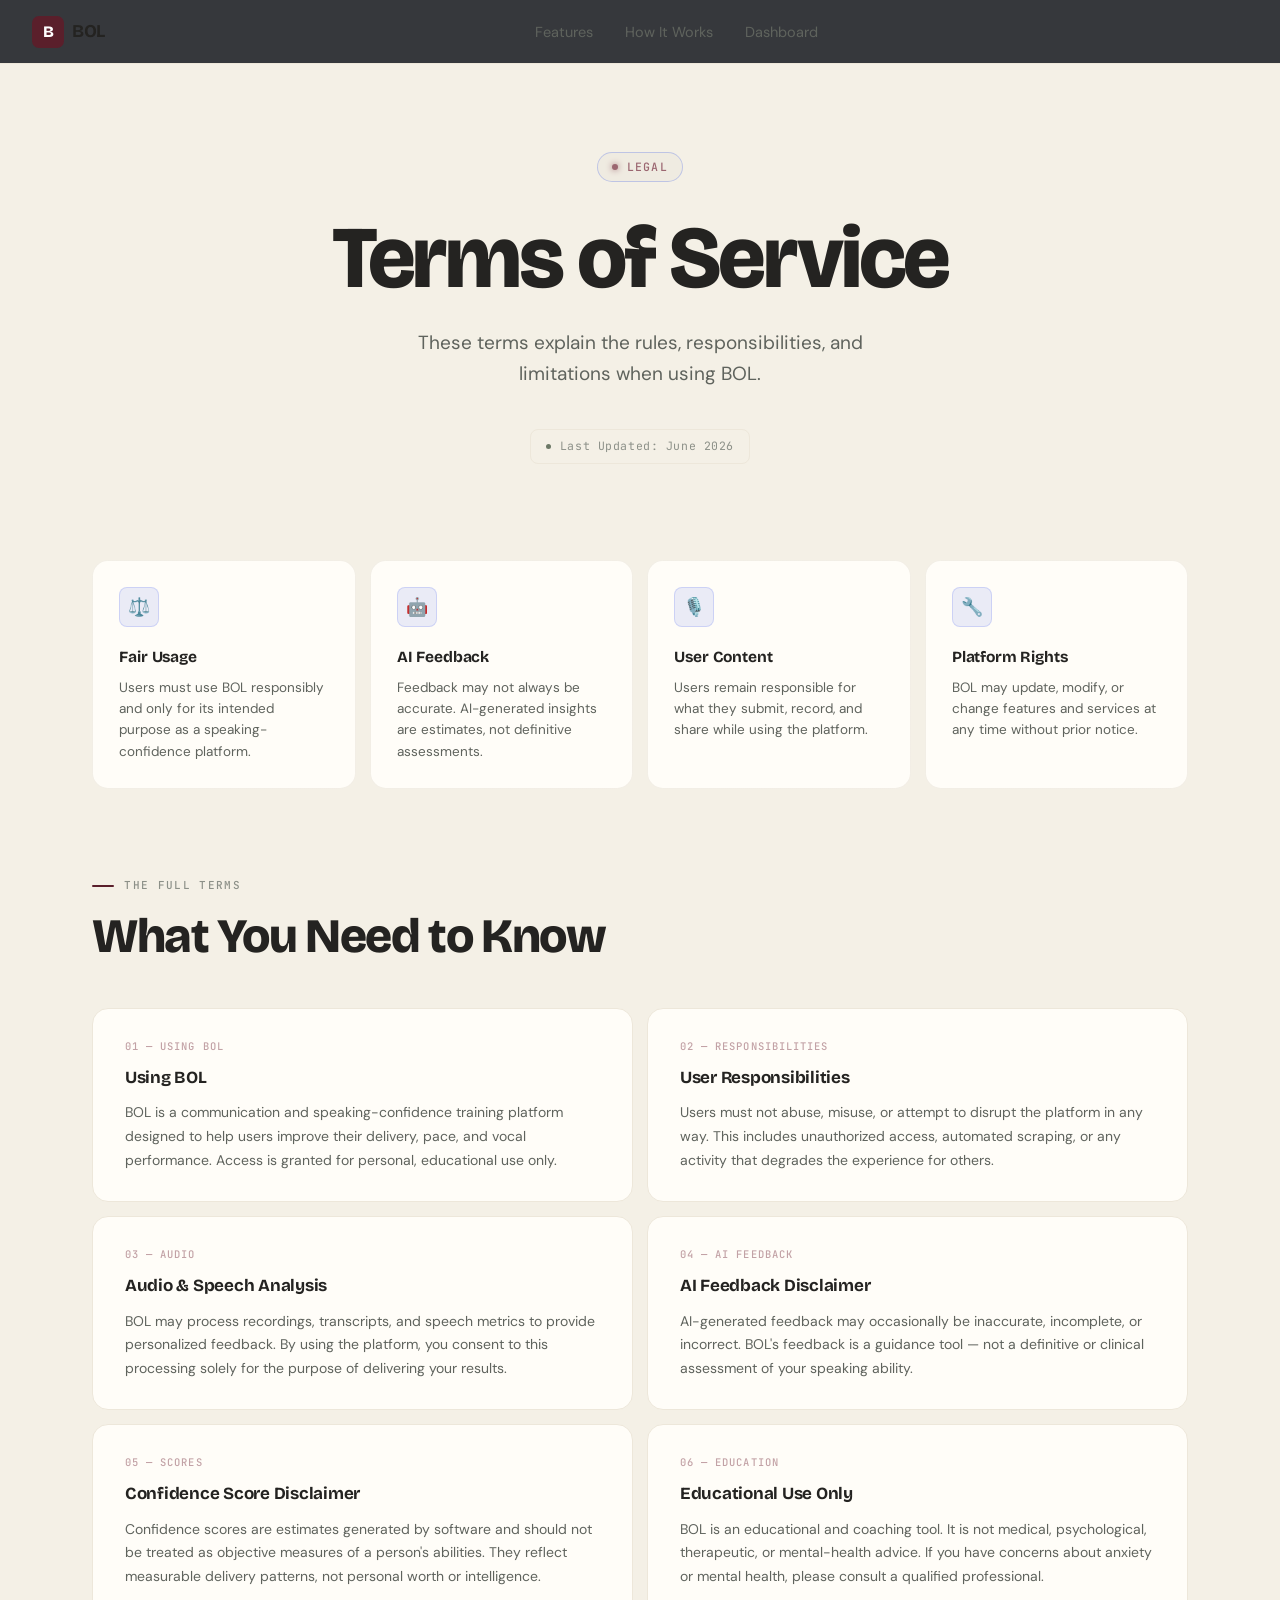
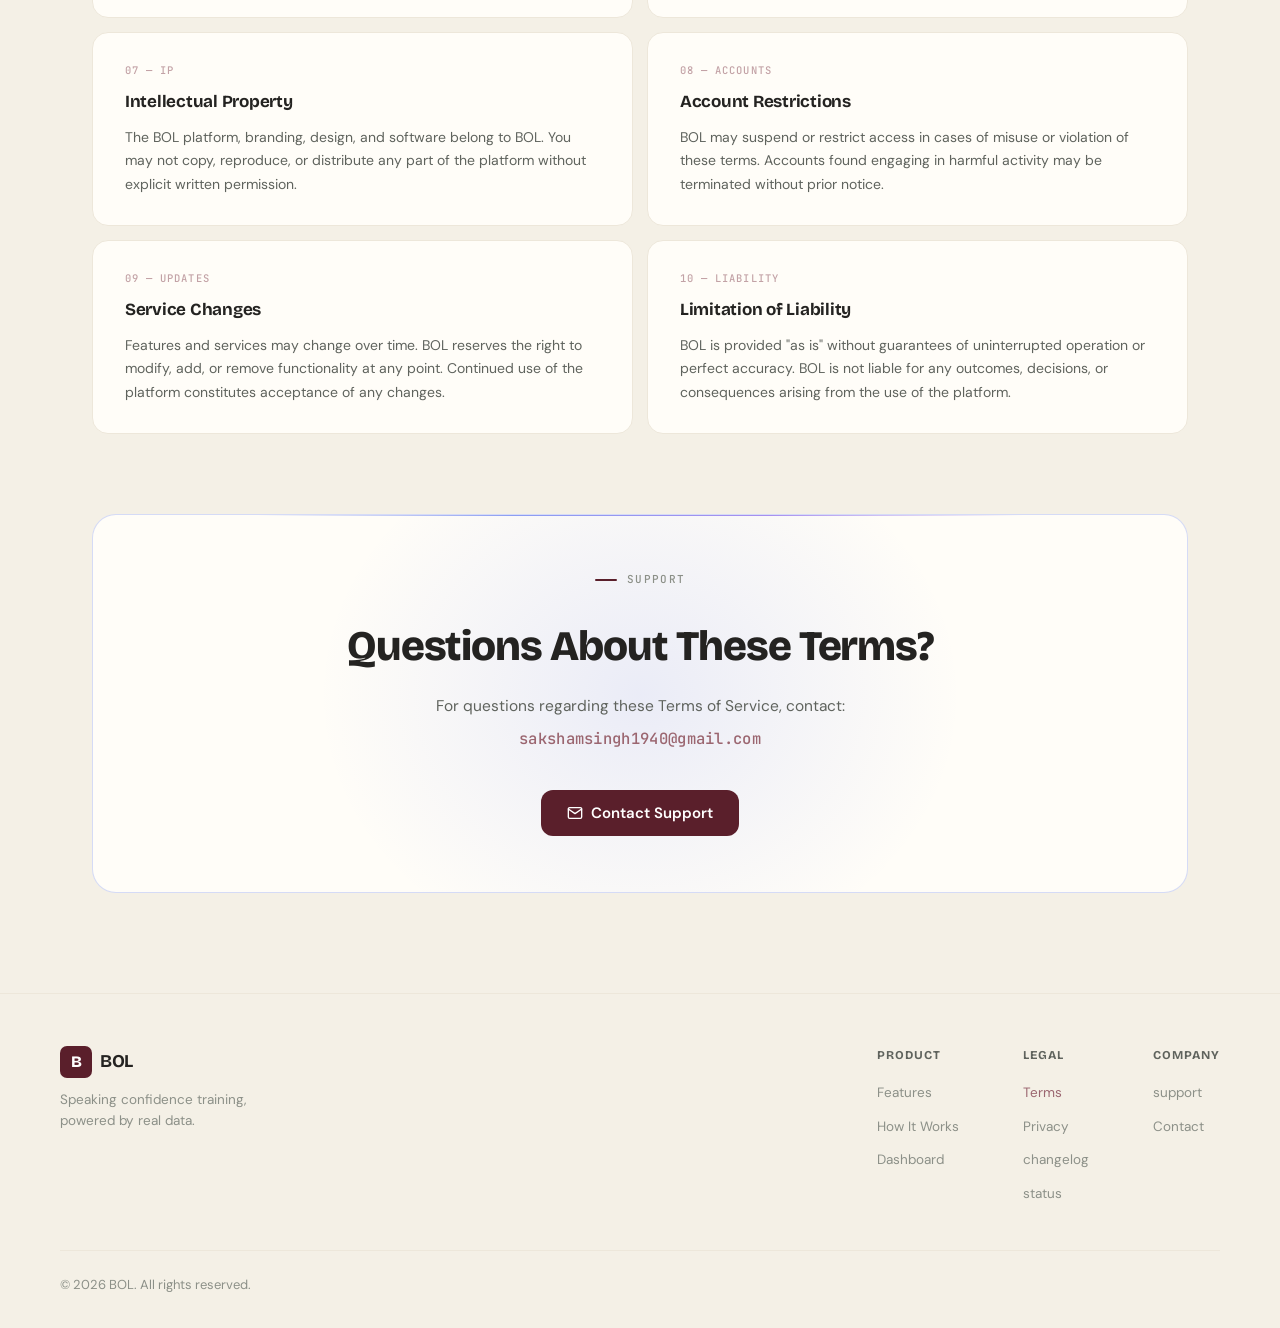
<file: terms.html>
<!DOCTYPE html>
<html lang="en">
<head>
  <meta charset="UTF-8" />
  <meta name="viewport" content="width=device-width, initial-scale=1.0" />
  <title>Terms of Service — BOL</title>

  <link rel="preconnect" href="https://fonts.googleapis.com" />
  <link rel="preconnect" href="https://fonts.gstatic.com" crossorigin />
  <link href="https://fonts.googleapis.com/css2?family=Bricolage+Grotesque:opsz,wght@12..96,400;12..96,500;12..96,600;12..96,700;12..96,800&family=DM+Sans:ital,opsz,wght@0,9..40,300;0,9..40,400;0,9..40,500;0,9..40,600;1,9..40,400&family=JetBrains+Mono:wght@400;500;600&display=swap" rel="stylesheet" />
  <link href="https://fonts.googleapis.com/css2?family=IBM+Plex+Sans:wght@400;500;600&family=IBM+Plex+Mono:wght@400;500;600&display=swap" rel="stylesheet" />

  <link rel="stylesheet" href="assets/css/theme.css" />

  <style>
    /* ─────────────────────────────────────────
       RESET & BASE
    ───────────────────────────────────────── */
    *, *::before, *::after { box-sizing: border-box; margin: 0; padding: 0; }

    :root {
      /* Backgrounds */
      --bg-root:       var(--bg-primary);
      --bg-deep:       var(--bg-primary);
      --bg-card:       var(--bg-surface);
      --bg-card-hover: var(--bg-surface-hover);
      --bg-card-alt:   var(--bg-surface-muted);

      /* Borders */
      --border-ghost:  var(--border-subtle);
      --border-soft:   var(--border-default);
      --border-blue:   rgba(90,31,43,0.25);

      /* Brand */
      --blue:          var(--accent-burgundy);
      --blue-light:    var(--accent-rose);
      --purple:        var(--accent-burgundy);
      --teal:          var(--accent-olive);
      --orange:        var(--status-danger);

      /* Gradients */
      --grad-brand:    var(--button-primary-bg);
      --grad-brand-45: var(--button-primary-bg);
      --grad-glow-b:   none;
      --grad-glow-p:   none;

      /* Text */
      --text-1: #242321;
      --text-2: #5F635D;
      --text-3: #8C9088;

      /* Type */
      --f-head: 'Bricolage Grotesque', sans-serif;
      --f-body: 'DM Sans', sans-serif;
      --f-mono: 'JetBrains Mono', 'IBM Plex Mono', monospace;

      /* Radius */
      --r-sm:  8px;
      --r-md:  12px;
      --r-lg:  16px;
      --r-xl:  20px;
      --r-2xl: 24px;
    }

    html { scroll-behavior: smooth; }

    body {
      background: var(--bg-root);
      color: var(--text-1);
      font-family: var(--f-body);
      font-size: 16px;
      line-height: 1.6;
      -webkit-font-smoothing: antialiased;
      overflow-x: hidden;
    }

    a { color: inherit; text-decoration: none; }

    /* ─────────────────────────────────────────
       LAYOUT HELPERS
    ───────────────────────────────────────── */
    .wrap {
      max-width: 1160px;
      margin: 0 auto;
      padding: 0 2rem;
    }

    /* Section eye-brow label: "— SECTION NAME" */
    .eyebrow {
      display: inline-flex;
      align-items: center;
      gap: 0.65rem;
      font-family: var(--f-mono);
      font-size: 11px;
      font-weight: 500;
      letter-spacing: 0.12em;
      text-transform: uppercase;
      color: var(--text-3);
    }
    .eyebrow::before {
      content: '';
      display: block;
      width: 22px;
      height: 2px;
      border-radius: 2px;
      background: var(--grad-brand);
      flex-shrink: 0;
    }

    /* ─────────────────────────────────────────
       NAVBAR
    ───────────────────────────────────────── */
    .navbar {
      position: fixed;
      top: 0; left: 0; right: 0;
      z-index: 200;
      height: 64px;
      display: flex;
      align-items: center;
      justify-content: space-between;
      padding: 0 2rem;
      background: rgba(7,11,18,0.8);
      backdrop-filter: blur(18px);
      -webkit-backdrop-filter: blur(18px);
      border-bottom: 1px solid var(--border-ghost);
      transition: background 0.25s;
    }
    .navbar.scrolled {
      background: rgba(7,11,18,0.97);
    }

    .nav-logo {
      display: flex;
      align-items: center;
      gap: 0.5rem;
    }
    .logo-mark {
      width: 32px;
      height: 32px;
      border-radius: 7px;
      background: var(--grad-brand);
      display: flex;
      align-items: center;
      justify-content: center;
      font-family: var(--f-head);
      font-weight: 800;
      font-size: 16px;
      color: #fff;
      flex-shrink: 0;
    }
    .logo-name {
      font-family: var(--f-head);
      font-weight: 700;
      font-size: 18px;
      letter-spacing: -0.02em;
      color: var(--text-1);
    }

    .nav-links {
      display: flex;
      list-style: none;
      gap: 2rem;
    }
    .nav-links a {
      font-size: 14.5px;
      font-weight: 400;
      color: var(--text-2);
      transition: color 0.2s;
    }
    .nav-links a:hover { color: var(--text-1); }

    .nav-actions {
      display: flex;
      align-items: center;
      gap: 0.6rem;
    }

    .btn-ghost {
      display: inline-flex;
      align-items: center;
      padding: 7px 17px;
      border: 1px solid var(--border-soft);
      border-radius: var(--r-sm);
      font-family: var(--f-body);
      font-size: 14px;
      font-weight: 500;
      color: var(--text-1);
      cursor: pointer;
      transition: all 0.2s;
      background: transparent;
    }
    .btn-ghost:hover {
      background: rgba(255,255,255,0.05);
      border-color: rgba(255,255,255,0.16);
    }

    .btn-cta {
      display: inline-flex;
      align-items: center;
      gap: 5px;
      padding: 8px 20px;
      border-radius: var(--r-sm);
      background: var(--grad-brand);
      font-family: var(--f-body);
      font-size: 14px;
      font-weight: 600;
      color: #fff;
      cursor: pointer;
      border: none;
      transition: all 0.22s;
      white-space: nowrap;
    }
    .btn-cta:hover {
      transform: translateY(-1px);
      box-shadow: 0 8px 24px rgba(67,97,238,0.42);
    }
    .btn-cta .arrow { font-size: 16px; font-weight: 400; line-height: 1; }

    /* ─────────────────────────────────────────
       HERO
    ───────────────────────────────────────── */
    .hero {
      position: relative;
      padding: 152px 2rem 96px;
      text-align: center;
      overflow: hidden;
    }

    /* Radial glows */
    .hero .glow-1 {
      position: absolute;
      top: -80px; left: 50%;
      transform: translateX(-50%);
      width: 900px; height: 700px;
      background: var(--grad-glow-b);
      pointer-events: none;
      z-index: 0;
    }
    .hero .glow-2 {
      position: absolute;
      top: 40px; left: 50%;
      transform: translateX(-50%);
      width: 600px; height: 500px;
      background: var(--grad-glow-p);
      pointer-events: none;
      z-index: 0;
    }

    .hero > * { position: relative; z-index: 1; }

    .hero-badge {
      display: inline-flex;
      align-items: center;
      gap: 0.55rem;
      padding: 5px 14px;
      border-radius: 100px;
      border: 1px solid rgba(67,97,238,0.28);
      background: rgba(7, 18, 4, 0.018);
      font-family: var(--f-mono);
      font-size: 11.5px;
      font-weight: 500;
      letter-spacing: 0.1em;
      text-transform: uppercase;
      color: var(--blue-light);
      margin-bottom: 2rem;
    }
    .hero-badge-dot {
      width: 6px; height: 6px;
      border-radius: 50%;
      background: var(--blue-light);
      box-shadow: 0 0 6px var(--blue-light);
      animation: pulse-dot 2s ease-in-out infinite;
    }
    @keyframes pulse-dot {
      0%, 100% { opacity: 1; box-shadow: 0 0 6px var(--blue-light); }
      50%       { opacity: 0.5; box-shadow: 0 0 12px var(--blue-light); }
    }

    .hero-title {
      font-family: var(--f-head);
      font-size: clamp(52px, 8vw, 88px);
      font-weight: 800;
      letter-spacing: -0.035em;
      line-height: 1.02;
      color: var(--text-1);
      margin-bottom: 1.4rem;
    }

    .hero-sub {
      font-size: clamp(16px, 2vw, 19px);
      font-weight: 400;
      color: var(--text-2);
      max-width: 520px;
      margin: 0 auto 2.5rem;
      line-height: 1.65;
    }

    .hero-meta {
      display: inline-flex;
      align-items: center;
      gap: 0.55rem;
      padding: 7px 15px;
      border: 1px solid var(--border-ghost);
      border-radius: var(--r-sm);
      background: rgba(81, 24, 152, 0);
      font-family: var(--f-mono);
      font-size: 11.5px;
      letter-spacing: 0.05em;
      color: var(--text-3);
    }
    .meta-pip {
      width: 5px; height: 5px;
      border-radius: 50%;
      background: var(--teal);
      opacity: 0.8;
    }

    /* ─────────────────────────────────────────
       SUMMARY CARDS  (4-col glass grid)
    ───────────────────────────────────────── */
    .summary-section {
      padding: 0 0 80px;
    }

    .summary-grid {
      display: grid;
      grid-template-columns: repeat(4, 1fr);
      gap: 14px;
    }

    /* Gradient border trick via background-clip */
    .sum-card {
      position: relative;
      padding: 1.65rem;
      border-radius: var(--r-lg);
      border: 1px solid transparent;
      /* Two-layer background: inner fill + outer gradient border */
      background:
        linear-gradient(var(--bg-card), var(--bg-card)) padding-box,
        linear-gradient(140deg, rgba(67,97,238,0.01), rgba(112,72,232,0.01)) border-box;
      cursor: default;
      transition:
        transform    0.32s cubic-bezier(0.34,1.5,0.64,1),
        box-shadow   0.28s ease,
        background   0.28s ease;
      overflow: hidden;
    }

    /* Bottom accent bar */
    .sum-card::after {
      content: '';
      position: absolute;
      bottom: 0; left: 0; right: 0;
      height: 2px;
      background: var(--grad-brand);
      opacity: 0;
      transition: opacity 0.28s ease;
    }

    .sum-card:hover {
      transform: translateY(-7px);
      box-shadow:
        0 24px 48px rgba(0,0,0,0.45),
        0 0 0 1px rgba(67,97,238,0.18),
        0 0 32px rgba(67,97,238,0.08);
      background:
        linear-gradient(var(--bg-card-hover), var(--bg-card-hover)) padding-box,
        linear-gradient(140deg, rgba(67,97,238,0.5), rgba(112,72,232,0.5)) border-box;
    }
    .sum-card:hover::after { opacity: 1; }

    .sum-icon {
      width: 40px; height: 40px;
      border-radius: var(--r-sm);
      background: rgba(67,97,238,0.11);
      border: 1px solid rgba(67,97,238,0.18);
      display: flex;
      align-items: center;
      justify-content: center;
      font-size: 18px;
      margin-bottom: 1.1rem;
    }

    .sum-title {
      font-family: var(--f-head);
      font-size: 15.5px;
      font-weight: 700;
      color: var(--text-1);
      letter-spacing: -0.01em;
      margin-bottom: 0.45rem;
    }

    .sum-text {
      font-size: 13.5px;
      color: var(--text-2);
      line-height: 1.58;
    }

    /* ─────────────────────────────────────────
       TERMS CARDS  (2-col grid)
    ───────────────────────────────────────── */
    .terms-section { padding: 0 0 80px; }

    .terms-head {
      margin-bottom: 2.8rem;
    }
    .terms-head .eyebrow { margin-bottom: 1rem; }

    .terms-heading {
      font-family: var(--f-head);
      font-size: clamp(32px, 4.5vw, 48px);
      font-weight: 800;
      letter-spacing: -0.028em;
      line-height: 1.08;
    }

    .terms-grid {
      display: grid;
      grid-template-columns: repeat(2, 1fr);
      gap: 14px;
    }

    .t-card {
      position: relative;
      padding: 1.8rem 2rem;
      border-radius: var(--r-lg);
      border: 1px solid var(--border-ghost);
      background: var(--bg-card);
      overflow: hidden;
      transition:
        transform  0.26s cubic-bezier(0.4,0,0.2,1),
        box-shadow 0.26s ease,
        border-color 0.26s ease,
        background 0.26s ease;
    }

    /* Left accent stripe */
    .t-card::before {
      content: '';
      position: absolute;
      top: 0; left: 0;
      width: 3px; height: 0;
      background: var(--grad-brand);
      border-radius: 0 3px 3px 0;
      transition: height 0.32s cubic-bezier(0.4,0,0.2,1);
    }

    .t-card:hover {
      transform: translateY(-4px);
      border-color: rgba(67,97,238,0.18);
      background: var(--bg-card-hover);
      box-shadow:
        0 16px 36px rgba(0,0,0,0.38),
        0 0 20px rgba(67,97,238,0.06);
    }
    .t-card:hover::before { height: 100%; }

    .t-num {
      font-family: var(--f-mono);
      font-size: 10.5px;
      font-weight: 500;
      letter-spacing: 0.1em;
      text-transform: uppercase;
      color: var(--blue-light);
      opacity: 0.6;
      margin-bottom: 0.6rem;
    }

    .t-title {
      font-family: var(--f-head);
      font-size: 17px;
      font-weight: 700;
      color: var(--text-1);
      letter-spacing: -0.015em;
      margin-bottom: 0.65rem;
    }

    .t-body {
      font-size: 14px;
      color: var(--text-2);
      line-height: 1.68;
    }

    /* ─────────────────────────────────────────
       CONTACT CARD
    ───────────────────────────────────────── */
    .contact-section { padding: 0 0 100px; }

    .contact-card {
      position: relative;
      border-radius: var(--r-2xl);
      border: 1px solid rgba(67,97,238,0.22);
      background: var(--bg-card);
      padding: 3.5rem 2.5rem;
      text-align: center;
      overflow: hidden;
    }

    /* Deep glow behind card */
    .contact-card::before {
      content: '';
      position: absolute;
      top: -120px; left: 50%;
      transform: translateX(-50%);
      width: 700px; height: 600px;
      background: radial-gradient(ellipse at center, rgba(67,97,238,0.11) 0%, transparent 65%);
      pointer-events: none;
      z-index: 0;
    }

    /* Top gradient line */
    .contact-card::after {
      content: '';
      position: absolute;
      top: 0; left: 15%; right: 15%;
      height: 1px;
      background: linear-gradient(90deg, transparent, rgba(67,97,238,0.6), rgba(112,72,232,0.6), transparent);
    }

    .contact-card > * { position: relative; z-index: 1; }

    .cc-eyebrow {
      display: flex;
      align-items: center;
      justify-content: center;
      gap: 0.65rem;
      margin-bottom: 1.5rem;
    }

    .cc-title {
      font-family: var(--f-head);
      font-size: clamp(28px, 4vw, 42px);
      font-weight: 800;
      letter-spacing: -0.025em;
      margin-bottom: 0.85rem;
    }

    .cc-sub {
      font-size: 15.5px;
      color: var(--text-2);
      margin-bottom: 0.55rem;
    }

    .cc-email {
      display: block;
      font-family: var(--f-mono);
      font-size: 15.5px;
      font-weight: 500;
      letter-spacing: 0.02em;
      color: var(--blue-light);
      margin-bottom: 2.4rem;
      transition: opacity 0.2s;
    }
    .cc-email:hover { opacity: 0.75; }

    .btn-contact {
      display: inline-flex;
      align-items: center;
      gap: 8px;
      padding: 11px 26px;
      border-radius: var(--r-md);
      background: var(--grad-brand);
      font-family: var(--f-body);
      font-size: 15px;
      font-weight: 600;
      color: #fff;
      cursor: pointer;
      border: none;
      text-decoration: none;
      transition: all 0.22s;
    }
    .btn-contact:hover {
      transform: translateY(-2px);
      box-shadow: 0 14px 36px rgba(67,97,238,0.48);
    }

    /* ─────────────────────────────────────────
       FOOTER
    ───────────────────────────────────────── */
    .footer {
      border-top: 1px solid var(--border-ghost);
      padding: 3.2rem 2rem 2rem;
    }
    .footer-inner {
      max-width: 1160px;
      margin: 0 auto;
    }

    .footer-top {
      display: flex;
      justify-content: space-between;
      align-items: flex-start;
      gap: 3rem;
      margin-bottom: 2.8rem;
    }

    .footer-brand { flex-shrink: 0; }
    .footer-brand .nav-logo { margin-bottom: 0.8rem; }
    .footer-tagline {
      font-size: 13.5px;
      color: var(--text-3);
      max-width: 200px;
      line-height: 1.55;
    }

    .footer-cols {
      display: flex;
      gap: 4rem;
    }

    .fc-title {
      font-family: var(--f-head);
      font-size: 12px;
      font-weight: 700;
      letter-spacing: 0.08em;
      text-transform: uppercase;
      color: var(--text-2);
      margin-bottom: 0.9rem;
    }
    .fc-list {
      list-style: none;
      display: flex;
      flex-direction: column;
      gap: 0.5rem;
    }
    .fc-list a {
      font-size: 13.5px;
      color: var(--text-3);
      transition: color 0.2s;
    }
    .fc-list a:hover { color: var(--text-2); }
    .fc-list a.active { color: var(--blue-light); }

    .footer-bottom {
      border-top: 1px solid var(--border-ghost);
      padding-top: 1.5rem;
      display: flex;
      justify-content: space-between;
      align-items: center;
    }
    .footer-copy {
      font-size: 13px;
      color: var(--text-3);
    }
    .footer-legal {
      display: flex;
      gap: 1.4rem;
    }
    .footer-legal a {
      font-size: 13px;
      color: var(--text-3);
      transition: color 0.2s;
    }
    .footer-legal a:hover { color: var(--text-2); }
    .footer-legal a.active { color: var(--blue-light); }

    /* ─────────────────────────────────────────
       SCROLL REVEAL
    ───────────────────────────────────────── */
    .reveal {
      opacity: 0;
      transform: translateY(22px);
      transition: opacity 0.55s ease, transform 0.55s ease;
    }
    .reveal.in {
      opacity: 1;
      transform: translateY(0);
    }
    .reveal-d1 { transition-delay: 0.08s; }
    .reveal-d2 { transition-delay: 0.16s; }
    .reveal-d3 { transition-delay: 0.24s; }
    .reveal-d4 { transition-delay: 0.32s; }

    /* ─────────────────────────────────────────
       RESPONSIVE
    ───────────────────────────────────────── */
    @media (max-width: 1024px) {
      .summary-grid { grid-template-columns: repeat(2, 1fr); }
    }

    @media (max-width: 768px) {
      .nav-links { display: none; }
      .summary-grid { grid-template-columns: 1fr; }
      .terms-grid  { grid-template-columns: 1fr; }
      .footer-top  { flex-direction: column; }
      .footer-cols { gap: 2rem; flex-wrap: wrap; }
      .hero { padding: 120px 1.25rem 72px; }
      .contact-card { padding: 2.4rem 1.5rem; }
    }
  </style>
</head>
<body>

  <!-- ═══════════════════════════════════════
       NAVBAR
  ═══════════════════════════════════════ -->
  <nav class="navbar" id="navbar">
    <a href="/" class="nav-logo">
      <div class="logo-mark">B</div>
      <span class="logo-name">BOL</span>
    </a>

    <ul class="nav-links">
      <li><a href="BOL.html#features">Features</a></li>
      <li><a href="view demoreport.html">How It Works</a></li>
      <li><a href="BOL.html#DASHBOARD">Dashboard</a></li>
    </ul>

    <div class="nav-actions">
      
  </nav>


  <!-- ═══════════════════════════════════════
       HERO
  ═══════════════════════════════════════ -->
  <section class="hero">
    <div class="glow-1"></div>
    <div class="glow-2"></div>

    <div class="hero-badge">
      <span class="hero-badge-dot"></span>
      Legal
    </div>

    <h1 class="hero-title">Terms of Service</h1>

    <p class="hero-sub">
      These terms explain the rules, responsibilities, and limitations when using BOL.
    </p>

    <div class="hero-meta">
      <span class="meta-pip"></span>
      Last Updated: June 2026
    </div>
  </section>


  <!-- ═══════════════════════════════════════
       SUMMARY CARDS
  ═══════════════════════════════════════ -->
  <section class="summary-section">
    <div class="wrap">
      <div class="summary-grid">

        <div class="sum-card reveal reveal-d1">
          <div class="sum-icon">⚖️</div>
          <div class="sum-title">Fair Usage</div>
          <div class="sum-text">Users must use BOL responsibly and only for its intended purpose as a speaking-confidence platform.</div>
        </div>

        <div class="sum-card reveal reveal-d2">
          <div class="sum-icon">🤖</div>
          <div class="sum-title">AI Feedback</div>
          <div class="sum-text">Feedback may not always be accurate. AI-generated insights are estimates, not definitive assessments.</div>
        </div>

        <div class="sum-card reveal reveal-d3">
          <div class="sum-icon">🎙️</div>
          <div class="sum-title">User Content</div>
          <div class="sum-text">Users remain responsible for what they submit, record, and share while using the platform.</div>
        </div>

        <div class="sum-card reveal reveal-d4">
          <div class="sum-icon">🔧</div>
          <div class="sum-title">Platform Rights</div>
          <div class="sum-text">BOL may update, modify, or change features and services at any time without prior notice.</div>
        </div>

      </div>
    </div>
  </section>


  <!-- ═══════════════════════════════════════
       TERMS CARDS
  ═══════════════════════════════════════ -->
  <section class="terms-section">
    <div class="wrap">

      <div class="terms-head reveal">
        <div class="eyebrow">The Full Terms</div>
        <h2 class="terms-heading">What You Need to Know</h2>
      </div>

      <div class="terms-grid">

        <div class="t-card reveal reveal-d1">
          <div class="t-num">01 — Using BOL</div>
          <div class="t-title">Using BOL</div>
          <div class="t-body">BOL is a communication and speaking-confidence training platform designed to help users improve their delivery, pace, and vocal performance. Access is granted for personal, educational use only.</div>
        </div>

        <div class="t-card reveal reveal-d2">
          <div class="t-num">02 — Responsibilities</div>
          <div class="t-title">User Responsibilities</div>
          <div class="t-body">Users must not abuse, misuse, or attempt to disrupt the platform in any way. This includes unauthorized access, automated scraping, or any activity that degrades the experience for others.</div>
        </div>

        <div class="t-card reveal reveal-d1">
          <div class="t-num">03 — Audio</div>
          <div class="t-title">Audio & Speech Analysis</div>
          <div class="t-body">BOL may process recordings, transcripts, and speech metrics to provide personalized feedback. By using the platform, you consent to this processing solely for the purpose of delivering your results.</div>
        </div>

        <div class="t-card reveal reveal-d2">
          <div class="t-num">04 — AI Feedback</div>
          <div class="t-title">AI Feedback Disclaimer</div>
          <div class="t-body">AI-generated feedback may occasionally be inaccurate, incomplete, or incorrect. BOL's feedback is a guidance tool — not a definitive or clinical assessment of your speaking ability.</div>
        </div>

        <div class="t-card reveal reveal-d1">
          <div class="t-num">05 — Scores</div>
          <div class="t-title">Confidence Score Disclaimer</div>
          <div class="t-body">Confidence scores are estimates generated by software and should not be treated as objective measures of a person's abilities. They reflect measurable delivery patterns, not personal worth or intelligence.</div>
        </div>

        <div class="t-card reveal reveal-d2">
          <div class="t-num">06 — Education</div>
          <div class="t-title">Educational Use Only</div>
          <div class="t-body">BOL is an educational and coaching tool. It is not medical, psychological, therapeutic, or mental-health advice. If you have concerns about anxiety or mental health, please consult a qualified professional.</div>
        </div>

        <div class="t-card reveal reveal-d1">
          <div class="t-num">07 — IP</div>
          <div class="t-title">Intellectual Property</div>
          <div class="t-body">The BOL platform, branding, design, and software belong to BOL. You may not copy, reproduce, or distribute any part of the platform without explicit written permission.</div>
        </div>

        <div class="t-card reveal reveal-d2">
          <div class="t-num">08 — Accounts</div>
          <div class="t-title">Account Restrictions</div>
          <div class="t-body">BOL may suspend or restrict access in cases of misuse or violation of these terms. Accounts found engaging in harmful activity may be terminated without prior notice.</div>
        </div>

        <div class="t-card reveal reveal-d1">
          <div class="t-num">09 — Updates</div>
          <div class="t-title">Service Changes</div>
          <div class="t-body">Features and services may change over time. BOL reserves the right to modify, add, or remove functionality at any point. Continued use of the platform constitutes acceptance of any changes.</div>
        </div>

        <div class="t-card reveal reveal-d2">
          <div class="t-num">10 — Liability</div>
          <div class="t-title">Limitation of Liability</div>
          <div class="t-body">BOL is provided "as is" without guarantees of uninterrupted operation or perfect accuracy. BOL is not liable for any outcomes, decisions, or consequences arising from the use of the platform.</div>
        </div>

      </div>
    </div>
  </section>


  <!-- ═══════════════════════════════════════
       CONTACT CARD
  ═══════════════════════════════════════ -->
  <section class="contact-section">
    <div class="wrap">
      <div class="contact-card reveal">

        <div class="cc-eyebrow">
          <span class="eyebrow">Support</span>
        </div>

        <h2 class="cc-title">Questions About These Terms?</h2>
        <p class="cc-sub">For questions regarding these Terms of Service, contact:</p>
        <a href="mailto:sakshamsingh1940@gmail.com" class="cc-email">
          sakshamsingh1940@gmail.com
        </a>

        <div>
          <a href="mailto:sakshamsingh1940@gmail.com" class="btn-contact">
            <svg width="16" height="16" viewBox="0 0 24 24" fill="none"
                 stroke="currentColor" stroke-width="2"
                 stroke-linecap="round" stroke-linejoin="round">
              <path d="M4 4h16c1.1 0 2 .9 2 2v12c0 1.1-.9 2-2 2H4c-1.1 0-2-.9-2-2V6c0-1.1.9-2 2-2z"/>
              <polyline points="22,6 12,13 2,6"/>
            </svg>
            Contact Support
          </a>
        </div>

      </div>
    </div>
  </section>


  <!-- ═══════════════════════════════════════
       FOOTER
  ═══════════════════════════════════════ -->
  <footer class="footer">
    <div class="footer-inner">

      <div class="footer-top">
        <div class="footer-brand">
          <a href="/" class="nav-logo">
            <div class="logo-mark">B</div>
            <span class="logo-name">BOL</span>
          </a>
          <p class="footer-tagline">Speaking confidence training, powered by real data.</p>
        </div>

        <div class="footer-cols">
          <div>
            <div class="fc-title">Product</div>
            <ul class="fc-list">
              <li><a href="BOL.html#features">Features</a></li>
              <li><a href="view demoreport.html">How It Works</a></li>
              <li><a href="BOL.html#dashboard">Dashboard</a></li>
              
            </ul>
          </div>
          
          <div>
            <div class="fc-title">Legal</div>
            <ul class="fc-list">
              <li><a href="#" class="active">Terms</a></li>
              <li><a href="privacy.html">Privacy</a></li>
              <li><a href="changelog.html">changelog</a></li>
              <li><a href="status.html">status</a></li>
            </ul>
          </div>
          <div>
            <div class="fc-title">company</div>
            <ul class="fc-list">
                <li><a href="suport.htm">support</a></li>
              <li><a href="contact.html">Contact</a></li>
            </ul>
          </div>
        </div>
      </div>

      <div class="footer-bottom">
        <p class="footer-copy">© 2026 BOL. All rights reserved.</p>
        <div class="footer-legal">
          
        </div>
      </div>

    </div>
  </footer>


  <!-- ═══════════════════════════════════════
       JAVASCRIPT
  ═══════════════════════════════════════ -->
  <script>
    /* ── Navbar scroll effect ── */
    const navbar = document.getElementById('navbar');
    window.addEventListener('scroll', () => {
      navbar.classList.toggle('scrolled', window.scrollY > 24);
    }, { passive: true });

    /* ── Scroll reveal via IntersectionObserver ── */
    const io = new IntersectionObserver((entries) => {
      entries.forEach(e => {
        if (e.isIntersecting) {
          e.target.classList.add('in');
          io.unobserve(e.target);
        }
      });
    }, { threshold: 0.12, rootMargin: '0px 0px -32px 0px' });

    document.querySelectorAll('.reveal').forEach(el => io.observe(el));
  </script>
</body>
</html>
</file>
<file: assets/css/theme.css>
/* ===================================================================
   BOL — Unified Design Token System (Warm Ivory + Burgundy + Charcoal)
   assets/css/theme.css
=================================================================== */

:root {
  /* Core palette */
  --bg-primary:        #F4F0E6;   /* warm beige */
  --bg-surface:        #FFFDF8;   /* surface */
  --bg-surface-muted:  #EDE7DA;
  --bg-surface-hover:  #F8F4EC;

  --text-primary:      #242321;   /* dark charcoal text */
  --text-secondary:    #5F635D;
  --text-muted:        #8C9088;

  --border-default:    #E2DCCE;
  --border-subtle:     #EDE7DA;
  --border-focus:      #242321;

  /* Buttons */
  --button-primary-bg:   #5A1F2B;  /* burgundy */
  --button-primary-text: #FFFDF8;
  --button-primary-hover:#4A1823;

  --button-secondary-bg:    #EDE7DA;
  --button-secondary-text:  #242321;
  --button-secondary-border:#D8D1C1;

  /* Accents */
  --accent-burgundy:   #5A1F2B;
  --accent-rose:       #9B6670;
  --accent-olive:      #4A5A46;
  --accent-olive-tint: #EDF2EB;

  /* Status */
  --status-success:      #3B6E47;
  --status-success-tint: #EDF5EF;
  --status-warning:      #B0772A;
  --status-warning-tint: #FDF7ED;
  --status-danger:       #B54838;
  --status-danger-tint:  #FDF1EF;

  /* Shadows */
  --shadow-sm: 0 1px 3px rgba(36, 35, 33, 0.04);
  --shadow-md: 0 4px 16px rgba(36, 35, 33, 0.06);
  --shadow-lg: 0 16px 40px rgba(36, 35, 33, 0.08);

  /* Radii */
  --radius-sm: 6px;
  --radius-md: 10px;
  --radius-lg: 14px;
  --radius-xl: 18px;

  /* Fonts */
  --font-sans: 'DM Sans', system-ui, -apple-system, sans-serif;
  --font-display: 'DM Sans', system-ui, -apple-system, sans-serif;
  --font-mono: 'IBM Plex Mono', 'SF Mono', monospace;
}
</file>
<file: result-screen-1.css>
/* ── Google Fonts for Session Report ── */
@import url('https://fonts.googleapis.com/css2?family=DM+Sans:ital,opsz,wght@0,9..40,100..1000;1,9..40,100..1000&family=IBM+Plex+Mono:wght@400;500;600&display=swap');

:root {
  --bg-primary:         #F4F0E6;
  --bg-surface:         #FFFDF8;
  --bg-surface-muted:   #EDE7DA;
  --bg-surface-hover:   #F8F4EC;

  --text-primary:       #242321;
  --text-secondary:     #5F635D;
  --text-muted:         #8C9088;

  --border-default:     #E2DCCE;
  --border-subtle:      #EDE7DA;
  --border-focus:       #242321;

  --button-primary-bg:    #5A1F2B;
  --button-primary-text:  #FFFDF8;
  --button-primary-hover: #4A1823;

  --button-secondary-bg:    #EDE7DA;
  --button-secondary-text:  #242321;
  --button-secondary-border:#D8D1C1;

  --accent-burgundy:    #5A1F2B;
  --accent-rose:        #9B6670;
  --accent-olive:       #4A5A46;
  --accent-olive-tint:  #EDF2EB;

  --accent-terracotta:      #B8583D;
  --accent-terracotta-tint: #FBEFEA;

  --status-success:       #3B6E47;
  --status-success-tint:  #EDF5EF;

  --status-warning:       #B0772A;
  --status-warning-tint:  #FDF7ED;

  --status-danger:        #B54838;
  --status-danger-tint:   #FDF1EF;

  --shadow-sm: 0 1px 3px rgba(36, 35, 33, 0.04);
  --shadow-md: 0 4px 16px rgba(36, 35, 33, 0.06);
  --shadow-lg: 0 16px 40px rgba(36, 35, 33, 0.08);

  /* Legacy mappings for session result screen */
  --sr-bg-page:        var(--bg-primary);
  --sr-bg-card:        var(--bg-surface);
  --sr-bg-card-hover:  var(--bg-surface-hover);
  --sr-border:         var(--border-default);
  --sr-border-subtle:  var(--border-subtle);
  --sr-text-primary:   var(--text-primary);
  --sr-text-secondary: var(--text-secondary);
  --sr-text-muted:     var(--text-muted);
  --sr-accent:         var(--accent-burgundy);
  --sr-accent2:        var(--accent-olive);
  --sr-accent3:        var(--accent-burgundy);
  --sr-accent4:        var(--accent-rose);
  --sr-accent-dim:     var(--accent-olive-tint);
  --sr-accent-glow:    rgba(90, 31, 43, 0.15);
  --sr-amber:          var(--status-warning);
  --sr-red:            var(--status-danger);
  --sr-font-sans:      'DM Sans', system-ui, -apple-system, sans-serif;
  --sr-font-mono:      'IBM Plex Mono', 'SF Mono', monospace;
  --sr-radius-sm:      6px;
  --sr-radius-md:      10px;
  --sr-radius-lg:      14px;
  --sr-card-pad:       24px;
}



/* ─── PAGE WRAP ─── */
.sr-page-wrap {
  width: min(1400px, 96vw);
  margin: 0 auto;
  padding: 24px 32px 40px;
}

/* ─── TOPBAR ─── */
.sr-topbar {
  position: relative;
  z-index: 10;
  background: rgba(245, 241, 232, 0.94);
  backdrop-filter: blur(14px);
  border-bottom: 1px solid var(--sr-border-subtle);
  padding: 0 40px;
  height: 52px;
  flex-shrink: 0;
  display: flex;
  align-items: center;
  justify-content: space-between;
}

.sr-topbar__brand {
  display: flex;
  align-items: center;
  gap: 10px;
}

.sr-topbar__logo {
  width: 28px;
  height: 28px;
  background: var(--accent-olive);
  border-radius: 7px;
  display: flex;
  align-items: center;
  justify-content: center;
  font-family: var(--sr-font-mono);
  font-size: 11px;
  font-weight: 600;
  color: #FFFDF8;
  letter-spacing: -.5px;
}

.sr-topbar__name {
  font-family: var(--sr-font-sans);
  font-size: 13px;
  font-weight: 600;
  color: var(--sr-text-primary);
  letter-spacing: .02em;
}

.sr-topbar__breadcrumb {
  font-size: 13px;
  color: var(--sr-text-muted);
  font-family: var(--sr-font-sans);
}

.sr-topbar__breadcrumb span { color: var(--sr-text-secondary); }

.sr-topbar__meta {
  display: flex;
  align-items: center;
  gap: 18px;
}

.sr-topbar__status-dot {
  width: 6px;
  height: 6px;
  background: var(--accent-olive);
  border-radius: 50%;
}

.sr-topbar__date {
  font-family: var(--sr-font-sans);
  font-size: 12px;
  color: var(--sr-text-secondary);
}

.sr-close-btn {
  background: transparent;
  border: 1px solid var(--sr-border);
  color: var(--sr-text-secondary);
  font-size: 14px;
  font-weight: 700;
  width: 30px;
  height: 30px;
  border-radius: 7px;
  cursor: pointer;
  display: flex;
  align-items: center;
  justify-content: center;
  transition: all .15s;
  line-height: 1;
}

.sr-close-btn:hover {
  background: var(--bg-surface-muted);
  border-color: var(--sr-text-secondary);
  color: var(--sr-text-primary);
}

/* ─── SCROLLABLE BODY ─── */

.sr-scroll-body {

  width: 100%;

  max-width: 1400px;

  margin: 0 auto;

  padding: 0 32px 40px;

}
/* bottun style ki gyi hai */
/* === THEMED BUTTON FINISHES=== */

/* Stylish Improve button */
#improveButton {
  background: var(--button-primary-bg);
  border: 1px solid var(--button-primary-bg);
  color: var(--button-primary-text);
  font-weight: 600;
  letter-spacing: .2px;
  padding: 12px 18px;
  border-radius: 10px;
  display: inline-flex;
  align-items: center;
  justify-content: center;
  gap: 10px;
  box-shadow: var(--shadow-sm);
  transition: transform .18s ease, box-shadow .22s ease, background .22s ease;
  position: relative;
}


/* trajectory css is here */
.trajectory-row {
  display: flex;
  align-items: center;
  gap: 6px;
  margin-top: 10px;
  font-size: 13px;
  color: var(--text-secondary);
}


.trajectory-label {
  font-weight: 600;
}

.trajectory-arrow {
  font-size: 18px;
  line-height: 1;
}

.trajectory-arrow.up { color: var(--status-success); }
.trajectory-arrow.down { color: var(--status-danger); }
.trajectory-arrow.flat { color: var(--text-muted); }


.trajectory-text {
  font-weight: 600;
}

/* subtle caret on the right */
#improveButton::after{
  content: '⤴';
  opacity:0.9;
  font-weight:800;
  margin-left:6px;
  transform: translateY(-1px);
  font-size:14px;
}

/* hover */
#improveButton:hover{
  transform: translateY(-2px);
  box-shadow: var(--shadow-md);
  background: var(--button-primary-hover);
  border-color: var(--button-primary-hover);
}

/* active press */
#improveButton:active{ transform: translateY(0); }

/* Make the button look more 'call-to-action' when attention class present */
#improveButton.attention{
  animation: improvePulse 1.4s infinite ease-in-out;
  border-color: var(--border-focus);
}

/* RETAKE / CLOSE / SKIP — theme aligned, tactile, compact */
#retakeBtnPolished,
#closeResultBtn,
#sessionSkipBtn {
  border-radius: 10px;
  padding: 10px 14px;
  font-weight: 600;
  font-size: 13px;
  cursor: pointer;
  transition: transform .14s ease, box-shadow .14s ease, background .14s ease, border-color .14s ease;
  border: 1px solid var(--border-default);
  background: var(--bg-surface-muted);
  color: var(--text-primary);
  box-shadow: var(--shadow-sm);
}

/* retake gets an energetic accent */
#retakeBtnPolished {
  background: var(--bg-surface-muted);
  border: 1px solid var(--border-default);
  color: var(--text-primary);
}
#retakeBtnPolished:hover {
  transform: translateY(-2px);
  box-shadow: var(--shadow-md);
  background: var(--bg-surface-hover);
  border-color: var(--text-secondary);
}

/* close = muted, less aggressive */
#closeResultBtn {
  background: transparent;
  border: 1px solid var(--border-default);
  color: var(--text-secondary);
  box-shadow: none;
}
#closeResultBtn:hover {
  background: var(--bg-surface-muted);
  transform: translateY(-1px);
  border-color: var(--text-secondary);
  color: var(--text-primary);
}

/* skip = ghost but visible and tactile */
#sessionSkipBtn {
  background: transparent;
  border: 1px dashed var(--border-default);
  color: var(--text-muted);
}
#sessionSkipBtn:hover {
  background: var(--bg-surface-muted);
  color: var(--text-primary);
  transform: translateY(-1px);
  border-color: var(--text-secondary);
}

/* small active states for mobile feel */
#retakeBtnPolished:active,
#closeResultBtn:active,
#sessionSkipBtn:active {
  transform: translateY(0);
}

/* style for .btn.added (keep consistent) */
.btn.added {
  background: linear-gradient(90deg,#22c55e,#60a5fa);
  color: #021020;
  border: none;
  box-shadow: 0 14px 34px rgba(34,197,94,0.12);
  font-weight:900;
}

/* KEEP keyboard accessibility visible but subtle */
#retakeBtnPolished:focus,
#closeResultBtn:focus,
#sessionSkipBtn:focus,
#improveButton:focus {
  outline: 3px solid rgba(96,165,250,0.12);
  outline-offset: 3px;
}

/* small responsive tweak for session task controls on narrow screens */
@media (max-width:520px){
  #sessionPracticeBtn { padding:12px; font-size:15px; border-radius:12px; }
  #sessionMarkBtn, #sessionSkipBtn { padding:10px; font-size:13px; border-radius:12px; }
}

/* improvement button */
/* ==== Highlight Improve Button on Result Screen ==== */
#improveButton {
  background: rgba(255,255,255,0.04);
  border: 1px solid rgba(96,165,250,0.25);
  color: #dbeafe;
  font-weight: 700;
  padding: 12px 16px;
  border-radius: 12px;
  margin-top: 14px;
  width: 100%;
  cursor: pointer;
  transition: 
    background .25s ease,
    box-shadow .25s ease,
    transform .25s ease,
    border-color .25s ease;
  box-shadow: 0 0 0 rgba(96,165,250,0.4);
}

/* Hover effect */
#improveButton:hover {
  background: rgba(96,165,250,0.12);
  border-color: rgba(96,165,250,0.55);
  box-shadow: 0 0 18px rgba(96,165,250,0.35);
  transform: translateY(-2px);
}

/* Click (active) feedback */
#improveButton:active {
  transform: scale(0.97);
}

/* Gentle pulse to draw attention */
@keyframes improvePulse {
  0% { box-shadow: 0 0 0 rgba(96,165,250,0.25); }
  50% { box-shadow: 0 0 14px rgba(96,165,250,0.35); }
  100% { box-shadow: 0 0 0 rgba(96,165,250,0.25); }
}
#improveButton.attention {
  animation: improvePulse 2s infinite;
}

/* ===== Improvement panel (slide-in) — matches BOL theme ===== */
.improve-panel {
  position: fixed;
  right: 20px;
  bottom: 20px;
  width: 420px;
  max-width: calc(100% - 40px);
  height: calc(84vh);
  background: var(--bg-surface);
  border-radius: var(--radius-lg);
  border: 1px solid var(--border-default);
  box-shadow: var(--shadow-lg);
  transform: translateY(30px) scale(.98);
  opacity: 0;
  transition: transform .36s cubic-bezier(.2,.9,.2,1), opacity .26s;
  z-index: 1400;
  display:flex;
  flex-direction:column;
  overflow:hidden;
  pointer-events: auto;
}

/* ensure improvement panel is above everything and clickable */
.result-screen.show + #improvePanel,
#improvePanel { pointer-events: auto; }

.improve-panel.show {
  transform: translateY(0) scale(1);
  opacity: 1;
}

/* panel header */
.improve-panel-header {
  display:flex;align-items:center;justify-content:space-between;padding:14px 16px;border-bottom:1px solid var(--border-subtle);background:var(--bg-surface-muted);
}
.improve-panel-title { font-weight:700; font-size:15px; color:var(--text-primary); }
.improve-close { background:transparent;border:none;color:var(--text-secondary);font-weight:700;cursor:pointer;padding:6px 8px;border-radius:var(--radius-sm); }
.improve-close:hover { background:var(--border-default); color:var(--text-primary); }

/* content area */
.improve-panel-body { overflow:auto;padding:14px; display:flex;flex-direction:column; gap:12px; }

/* sections */
.improve-section { background:var(--bg-surface-hover); border-radius:var(--radius-md); padding:12px; border:1px solid var(--border-default); }
.improve-section h4 { margin-bottom:8px; font-size:13px; color:var(--text-primary); font-weight:600; }
.tip-list li { margin-bottom:8px; color:var(--text-secondary); font-size:13px; }

/* breathing UI */
.breath-box { display:flex;gap:10px;align-items:center; }
.breath-circle { width:64px;height:64px;border-radius:999px;background:var(--accent-olive-tint);border:1px solid rgba(74,90,70,0.25);display:flex;align-items:center;justify-content:center;font-weight:700;color:var(--accent-olive); }
.breath-label { color:var(--text-secondary);font-size:13px; }

/* 7-day plan list */
.day-item { display:flex;justify-content:space-between;align-items:center;padding:8px;border-radius:8px;border:1px solid rgba(255,255,255,0.02);background:transparent;margin-bottom:8px; }
.day-item small { color:var(--muted) }

/* gamification */
.gamify { display:flex;gap:12px;align-items:center }
.xp-box { flex:1; }
.xp-bar { height:8px;background:rgba(255,255,255,0.03);border-radius:999px;overflow:hidden }
.xp-fill { height:100%; width:0; background:linear-gradient(90deg,var(--accent2),var(--accent1)); transition:width .6s cubic-bezier(.22,.9,.3,1) }
.level { font-weight:800; font-size:14px }

/* history list */
.history-list { max-height:140px; overflow:auto; display:flex;flex-direction:column; gap:8px; }
.history-item { display:flex;justify-content:space-between;align-items:center;padding:8px;border-radius:8px;border:1px solid rgba(255,255,255,0.02);background:transparent; font-size:13px }

/* canvas chart */
.improve-chart { width:100%; height:100px; background:transparent; border-radius:8px }

/* compact mobile */
@media (max-width:520px){
  .improve-panel { right:12px; left:12px; width:auto; height:78vh; bottom:12px; }
  .breath-circle { width:56px;height:56px }
}

/* aggressive: remove browser focus glow for these UI bits */
.audio-player *:focus,
.play-pill:focus,
.audio-btn:focus,
#playAudioBtnPolished:focus,
button:focus,
a:focus,
input:focus,
audio:focus {
  outline: none !important;
  box-shadow: none !important;
}

/* For Firefox inner focus */
button::-moz-focus-inner { border: 0; }

/* prevent tap highlight on mobile */
.audio-player * { -webkit-tap-highlight-color: transparent; }

/* if you prefer to keep keyboard focus visible, switch to:
   :focus:not(:focus-visible) { outline: none; box-shadow:none }
   but you asked to hide it, so above removes both. */


remove blue focus glow from custom audio controls
.audio-player *:focus {
  outline: none !important;
  box-shadow: none !important;
}
.audio-player {
  margin-top: 20px;
  padding: 14px 18px;
  background: var(--bg-surface);
  border-radius: var(--radius-md);
  border: 1px solid var(--border-default);
  box-shadow: var(--shadow-sm);
  display: flex;
  align-items: center;
  gap: 12px;
}

.audio-btn {
  width: 38px;
  height: 38px;
  border-radius: 999px;
  background: var(--button-primary-bg);
  display: flex;
  justify-content: center;
  align-items: center;
  font-size: 16px;
  font-weight: 700;
  color: var(--button-primary-text);
  cursor: pointer;
  box-shadow: var(--shadow-sm);
  transition: transform .18s ease, background .18s ease;
  border: none;
}

.audio-btn:hover {
  background: var(--button-primary-hover);
  transform: scale(1.04);
}

.audio-btn:active {
  transform: scale(0.94);
}

.audio-timeline {
  flex: 1;
  height: 6px;
  background: var(--bg-surface-muted);
  border-radius: 999px;
  overflow: hidden;
  position: relative;
}

#audioProgress {
  height: 100%;
  width: 0;
  background: var(--accent-burgundy);
  border-radius: 999px;
}

.audio-time {
  font-family: var(--font-mono);
  font-size: 11px;
  color: var(--text-muted);
  width: 44px;
  text-align: right;
}

/* ===== PAGE BLUR WHEN RESULT OPEN ===== */
.page.blurred {
  filter: blur(8px) saturate(.9) brightness(.55);
  transition: filter 260ms cubic-bezier(.2,.9,.2,1);
  pointer-events: none; /* makes underlying page inert while overlay is open */
  user-select: none;
}

/* allow specific interactive elements to still be focusable if needed:
   we will remove .blurred when reopening modal or when we want clicks */
.page.blurred a,
.page.blurred button {
  pointer-events: none;
}

/* ===== Make record modal content center the mic reliably ===== */
.record-modal .record-modal-content {
  display: flex;
  flex-direction: column;
  align-items: center;
}

/* ensure mic button visually centered & larger on small screens */
.mic-button {
  margin: 12px auto;
  min-width: 120px;
}

/* ===== Bigger, colored result action buttons ===== */
.play-pill {
  padding: 10px 14px;
  font-weight: 700;
  font-size: 15px;
  border-radius: 12px;
  background: linear-gradient(90deg,#111827,#0b1220);
  color: #e6eefc;
  border: 1px solid rgba(255,255,255,0.04);
  box-shadow: 0 8px 20px rgba(2,6,23,0.6);
}

/* Make play pill more vivid when audio exists */
.play-pill.available {
  background: linear-gradient(90deg,#1f2937,#0f1724);
  border: 1px solid rgba(96,165,250,0.18);
  box-shadow: 0 10px 30px rgba(37,99,235,0.12);
}

/* action buttons (Save / Retake / Close) — bigger + color */
.btn.primary {
  font-size: 15px;
  padding: 12px 16px;
  letter-spacing: 0.01em;
}

.btn.ghost {
  font-size: 15px;
  padding: 10px 14px;
}

/* retake = subtle outline, close = muted dark, save = green */
#retakeBtnPolished { background: transparent; color: #e6eefc; border: 1px solid rgba(148,163,184,0.06); }
#closeResultBtn { background: transparent; color: #cbd5e1; border: 1px solid rgba(255,255,255,0.02); }
#saveBtn { background: linear-gradient(90deg,#10b981,#06b6d4); color: #021020; border: none; box-shadow: 0 12px 30px rgba(16,185,129,0.12); }


/* ensure audio control shows nicely */
#audioContainerPolished { width:100%; display:flex; align-items:center; gap:12px; }


:root{
  --bg:#020617;
  --muted:#9ca3af;
  --text:#e5e7eb;
  --accent1:#60a5fa;
  --accent2:#22c55e;
  --card:#081226;
}



/* === EDIT END === */
#resultScreen .page{max-width:1120px;margin:0 auto;padding:28px 20px 80px}
.nav{display:flex;align-items:center;justify-content:space-between;margin-bottom:28px;}

.nav-left{display:flex;gap:12px;align-items:center}
.logo-circle{width:40px;height:40px;border-radius:999px;background:radial-gradient(circle at 30% 10%, #7fb7ff,#2563eb);display:flex;align-items:center;justify-content:center;font-weight:800;color:#07122a}
.logo-text-main{font-weight:700;letter-spacing:.06em}
.nav-tagline{font-size:12px;color:var(--muted)}

.hero-grid{display:grid;grid-template-columns:minmax(0,1.3fr) minmax(0,1.05fr);gap:32px;align-items:start}
.pill{display:inline-flex;align-items:center;gap:8px;padding:6px 12px;border-radius:999px;background:rgba(255,255,255,0.02);border:1px solid rgba(148,163,184,0.06);font-size:12px;color:var(--muted);margin-bottom:14px}
.pill-dot{width:8px;height:8px;border-radius:999px;background:var(--accent2);box-shadow:0 0 10px rgba(34,197,94,.9)}

#resultScreen .hero-title {font-size:clamp(30px,4.6vw,48px);line-height:1.02;font-weight:800;margin-bottom:8px}
.hero-title .blue{color:var(--accent1)}
.hero-subtitle{color:var(--muted);line-height:1.6;max-width:640px;margin-bottom:12px;font-size:15px}
.hero-subtitle b{color:var(--text)}
.hero-bullets{margin:14px 0 18px;padding-left:18px;color:var(--muted);list-style:disc}
.hero-bullets li{margin-bottom:8px;font-size:14px}
#resultScreen .hero-actions{display:flex;gap:12px;margin-bottom:8px}
.primary-btn{background:linear-gradient(90deg,var(--accent1),#2563eb);border:none;color:white;padding:12px 18px;border-radius:999px;font-weight:700;cursor:pointer;box-shadow:0 12px 30px rgba(37,99,235,0.14)}
.secondary-btn{background:transparent;border:1px solid rgba(148,163,184,0.06);color:var(--text);padding:10px 16px;border-radius:999px;cursor:pointer}

.snapshot-card{background:linear-gradient(180deg, rgba(255,255,255,0.01), rgba(255,255,255,0.005));border-radius:24px;padding:22px;border:1px solid rgba(148,163,184,0.06);box-shadow:0 28px 80px rgba(2,6,23,0.7)}
.snapshot-header{display:flex;justify-content:space-between;align-items:flex-start;margin-bottom:10px;color:var(--muted);font-size:13px}
.badge{display:inline-flex;gap:8px;align-items:center;padding:6px 10px;border-radius:999px;background:rgba(34,197,94,0.12);border:1px solid rgba(34,197,94,0.14);color:#bbf7d0;font-size:13px}
.score-label{font-size:12px;color:var(--muted);margin-bottom:6px}
.score-row{display:flex;align-items:baseline;justify-content:space-between;margin-bottom:12px}
.score-main{font-size:36px;font-weight:800}
.score-main span{font-size:13px;color:var(--muted);font-weight:600;margin-left:6px}
.score-bar{width:100%;height:8px;background:rgba(31,41,55,0.9);border-radius:999px;margin-bottom:14px;overflow:hidden}
.score-bar-fill{height:100%;background:linear-gradient(90deg,var(--accent2),#86efac,#60a5fa);width:78%}

.metric-grid{display:grid;grid-template-columns:repeat(2,minmax(0,1fr));gap:12px;margin-bottom:12px}
.metric-card{background:rgba(255,255,255,0.01);border-radius:14px;padding:12px;border:1px solid rgba(255,255,255,0.02)}
#resultScreen .metric-label{font-size:12px;color:var(--muted);margin-bottom:6px}
.metric-main{font-size:14px;font-weight:700;color:var(--text)}
.metric-tag{font-size:11px;padding:4px 8px;border-radius:999px;background:rgba(34,197,94,0.12);color:#bbf7d0;display:inline-block;margin-top:8px}

.snapshot-footer{font-size:13px;color:var(--muted);border-top:1px dashed rgba(55,65,81,0.4);padding-top:10px;margin-top:8px}

#resultScreen .section{margin-top:44px}
.section-title{font-size:20px;font-weight:800;margin-bottom:8px}
.section-subtitle{max-width:720px;color:var(--muted);margin-bottom:18px}
.three-grid{display:grid;grid-template-columns:repeat(3,minmax(0,1fr));gap:14px}
.info-card{background:rgba(255,255,255,0.01);border-radius:14px;padding:14px;border:1px solid rgba(255,255,255,0.02);font-size:14px;color:var(--muted)}
.info-card-title{font-weight:700;color:var(--text);margin-bottom:6px}
.info-step-label{font-size:11px;color:var(--muted);letter-spacing:0.06em;text-transform:uppercase;margin-bottom:6px;font-weight:700}

ul.future-list{padding-left:18px;color:var(--muted);margin-top:10px}
ul.future-list li{margin-bottom:8px}

.footer-line{margin-top:28px;font-size:12px;color:var(--muted);border-top:1px solid rgba(31,41,55,0.6);padding-top:12px}



#resultScreen .result-inner{
  width:100%;
  max-width:1100px;
  display:grid;
  grid-template-columns:340px 1fr;
  gap:28px;

  align-items:center;
  margin:0 auto;
}
.result-ring-wrap{
  justify-self:start;
}

.result-card{
  justify-self:stretch;
}

.result-ring-wrap{
  background:
    linear-gradient(180deg, rgba(255,255,255,0.02), rgba(255,255,255,0.01));

  border-radius:20px;

  padding:28px;

  display:flex;
  align-items:center;
  justify-content:center;

  border:1px solid rgba(255,255,255,0.04);

  box-shadow:0 30px 80px rgba(2,6,23,0.7);
}
#resultScreen .ring{width:160px;height:160px;position:relative; /* keep circle constrained */ }
#resultScreen .ring svg{transform:rotate(-90deg); display:block;}
.ring .bg{stroke:rgba(255,255,255,0.05);stroke-width:14;fill:none}
.ring .fg {
  fill: none;
  stroke: url(#gradScore);
  stroke-width: 10;
  stroke-linecap: round;

  /* rotation so ring top se start ho */
  transform: rotate(-90deg);
  transform-origin: 50% 50%;

  /* ring math */
  stroke-dasharray: 439;
  stroke-dashoffset: 439;
}

.center-score{position:absolute;inset:0;display:flex;align-items:center;justify-content:center;flex-direction:column;box-sizing:border-box;padding:8px;text-align:center;pointer-events:none}
.center-score .num{font-size:34px;font-weight:800;white-space:nowrap;overflow:hidden;text-overflow:ellipsis}
.center-score .label{font-size:12px;color:var(--muted)}

.center-score .num {
  font-size: 46px !important;
  font-weight: 800;
  letter-spacing: -0.5px;
  white-space:nowrap;
  overflow:hidden;
  text-overflow:ellipsis;
}

.center-score .label {
  font-size: 13px !important;
  color: #aab4c8 !important;
  margin-top: 4px;
}

.ring {
  overflow: hidden; /* stop center text visually escaping the ring */
  border-radius: 999px;
}
.ring svg { display:block; }
@media (max-width:420px){
  .center-score .num { font-size:32px !important; }
}
.result-card{

  background:
    linear-gradient(180deg,
      rgba(255,255,255,0.03),
      rgba(255,255,255,0.01)
    );

  border-radius:20px;

  padding:26px;

  border:1px solid rgba(255,255,255,0.06);

  box-shadow:
    0 30px 90px rgba(2,6,23,0.75),
    inset 0 1px 0 rgba(255,255,255,0.04);

  display:flex;

  flex-direction:column;

  gap:18px;
}
.result-title{

  font-weight:800;

  font-size:22px;

  letter-spacing:-0.01em;

  color:#e6edf7;
}

.result-subtitle{

  color:#94a3b8;

  font-size:14px;

  margin-top:-6px;
}
.metrics-row{

  display:flex;

  gap:14px;

  margin-top:6px;

  margin-bottom:6px;
}

.metric{
  flex:1;

  background:
    linear-gradient(180deg,
      rgba(255,255,255,0.03),
      rgba(255,255,255,0.015)
    );

  padding:18px 16px;

  border-radius:14px;

  border:1px solid rgba(255,255,255,0.05);

  box-shadow:
    0 10px 30px rgba(2,6,23,0.6),
    inset 0 1px 0 rgba(255,255,255,0.03);

  transition:
    transform .18s ease,
    box-shadow .18s ease,
    border-color .18s ease;
}
.metric:hover{
  transform:translateY(-4px);

  border-color:rgba(96,165,250,0.35);

  box-shadow:
    0 18px 50px rgba(37,99,235,0.18),
    inset 0 1px 0 rgba(255,255,255,0.05);
}

.m-label{
  font-size:12px;

  color:#94a3b8;

  margin-bottom:6px;

  letter-spacing:.04em;

  text-transform:uppercase;

  font-weight:600;
}

.m-value{
  font-weight:800;

  font-size:20px;

  color:#e6edf7;

  letter-spacing:-0.02em;
}


.result-card {
  padding: 22px !important;
  background: var(--bg-surface) !important;
  border: 1px solid var(--border-default) !important;
  border-radius: var(--radius-lg) !important;
  box-shadow: var(--shadow-md) !important;
}

.result-title {
  font-weight: 700;
  font-size: 20px;
  letter-spacing: -0.01em;
  color: var(--text-primary);
}

.result-subtitle {
  color: var(--text-secondary);
  font-size: 13px;
  margin-top: -6px;
}

.metric {
  flex: 1;
  background: var(--bg-surface-muted);
  padding: 16px 14px;
  border-radius: var(--radius-sm);
  border: 1px solid var(--border-default);
  transition: transform .18s ease, border-color .18s ease;
}
.metric:hover {
  transform: translateY(-2px);
  border-color: var(--border-focus);
}

.m-label {
  font-size: 11px;
  color: var(--text-muted);
  margin-bottom: 4px;
  letter-spacing: .06em;
  text-transform: uppercase;
  font-weight: 600;
  font-family: var(--font-mono);
}

.m-value {
  font-weight: 700;
  font-size: 18px;
  color: var(--text-primary);
}

.result-feedback {
  margin-top: 16px !important;
  line-height: 1.55 !important;
  background: var(--accent-olive-tint);
  padding: 16px;
  border-radius: var(--radius-md);
  border: 1px solid rgba(74, 90, 70, 0.2);
  color: var(--text-primary);
  font-size: 14px;
}

.audio-line{display:flex;gap:10px;align-items:center;margin-top:12px}
.play-pill{padding:8px 12px;border-radius:var(--radius-sm);border:1px solid var(--border-default);background:var(--bg-surface-muted);color:var(--text-primary);cursor:pointer}
.result-actions{
  display:flex;
  gap:12px;
  margin-top:12px;
  padding-top:14px;
  border-top:1px solid var(--border-subtle);
}
.btn{padding:10px 18px;border-radius:var(--radius-sm);border:1px solid var(--border-default);cursor:pointer;font-family:var(--font-sans);font-weight:600;font-size:13px}
.btn.primary{background:var(--button-primary-bg);color:var(--button-primary-text);border-color:var(--button-primary-bg)}
.btn.primary:hover{background:var(--button-primary-hover)}
.btn.ghost{background:var(--bg-surface-muted);color:var(--text-primary)}
.btn.ghost:hover{background:var(--bg-surface-hover);border-color:var(--border-focus)}

@media (max-width:920px){.hero-grid{grid-template-columns:1fr}.result-inner{grid-template-columns:1fr}.snapshot-card{margin-top:16px}}
@media (max-width:520px){.three-grid{grid-template-columns:1fr}}

.nav-username {
  font-size: 13px;
  color: var(--accent-olive);
  margin-top: 2px;
  letter-spacing: 0.3px;
  font-weight: 600;
}

.mic-button {
  background: var(--bg-surface-muted);
  border: 1.5px solid var(--border-default);
  box-shadow: var(--shadow-sm);
  transition: box-shadow .3s ease, transform .2s ease;
}

.mic-button.recording {
  box-shadow: 0 0 0 8px var(--status-success-tint), var(--shadow-md) !important;
  border-color: var(--status-success);
  background: var(--status-success-tint);
  transform: scale(1.04);
}

#improveButton {
  background: var(--button-primary-bg) !important;
  color: var(--button-primary-text) !important;
  border: 1px solid var(--button-primary-bg) !important;
  border-radius: var(--radius-sm) !important;
}

#improveButton:hover {
  background: var(--button-primary-hover) !important;
}

.tip-list {
  list-style: none;
  padding: 0;
  margin: 0;
  display: grid;
  grid-template-columns: 1fr 1fr;
  gap: 8px;
}
.tips-column { padding: 6px; }
.tips-column h5 { margin: 0 0 8px 0; font-size:12px; color:var(--text-primary); font-weight:700; text-transform:uppercase; letter-spacing:.06em; font-family:var(--font-mono); }
.tips-column ul { list-style:none; padding:0; margin:0; display:flex; flex-direction:column; gap:8px }
.tip-item {
  background: var(--bg-surface-muted);
  border: 1px solid var(--border-default);
  padding: 8px 10px;
  border-radius: var(--radius-sm);
  font-size: 13px;
  color: var(--text-secondary);
  display:flex; align-items:flex-start; gap:8px;
}
.tip-item .dot { width:8px;height:8px;border-radius:999px;margin-top:6px;flex-shrink:0 }
.tip-immediate .dot { background: var(--status-success); }
.tip-deeper .dot { background: var(--accent-olive); }

.analysis-loader{
  position:fixed;
  inset:0;
  background: rgba(244, 240, 230, 0.96);
  display:flex;
  flex-direction:column;
  align-items:center;
  justify-content:center;
  z-index:99999;
  opacity:0;
  pointer-events:none;
  transition:opacity .3s ease;
}

.analysis-loader.show{
  opacity:1;
  pointer-events:auto;
}



.session-top-row{
  display:grid;
  grid-template-columns:340px 1fr;
  gap:24px;
  align-items:center;
}

.sr-scroll-body::-webkit-scrollbar { width: 5px; }
.sr-scroll-body::-webkit-scrollbar-track { background: var(--sr-bg-page); }
.sr-scroll-body::-webkit-scrollbar-thumb { background: var(--sr-border); border-radius: 3px; }

/* ─── PAGE ─── */
.sr-page {
  width: 100%;
  max-width: 1100px;
  margin-left: auto;
  margin-right: auto;

  padding-top: 60px;   /* increased from 48px */
  padding-left: 40px;
  padding-right: 40px;
  padding-bottom: 80px;
}



/* ─── SECTION LABEL ─── */
.sr-section-label {
  font-size: 10px;
  font-weight: 600;
  text-transform: uppercase;
  letter-spacing: .13em;
  color: var(--sr-text-muted);
  margin-bottom: 14px;
  display: flex;
  align-items: center;
  gap: 10px;
  font-family: var(--sr-font-sans);
}

.sr-section-label::after {
  content: '';
  flex: 1;
  height: 1px;
  background: var(--sr-border-subtle);
}

/* ─── CARD BASE ─── */
.sr-card {
  background: var(--sr-bg-card);
  border: 1px solid var(--sr-border);
  border-radius: var(--sr-radius-lg);
  padding: var(--sr-card-pad);
}

.sr-card__title {
  font-size: 13px;
  font-weight: 600;
  color: var(--sr-text-primary);
  letter-spacing: .01em;
  margin-bottom: 20px;
  display: flex;
  align-items: center;
  gap: 8px;
  font-family: var(--sr-font-sans);
}

/* ─── HERO ─── */
.sr-hero {
  display: grid;
  grid-template-columns: 260px 1fr;
  gap: 24px;
  align-items: start;
}

/* ─── SCORE PANEL ─── */
.sr-score-panel {
  background: var(--sr-bg-card);
  border: 1px solid var(--sr-border);
  border-radius: var(--sr-radius-lg);
  padding: 28px 22px;
  display: flex;
  flex-direction: column;
  align-items: center;
  gap: 18px;
  position: relative;
  overflow: hidden;
}

.sr-score-panel::before {
  content: '';
  position: absolute;
  top: -50px;
  left: 50%;
  transform: translateX(-50%);
  width: 220px;
  height: 220px;
  background: radial-gradient(circle, rgba(99,102,241,.16) 0%, transparent 65%);
  pointer-events: none;
}

.sr-score-ring-wrapper {
  position: relative;
  width: 170px;
  height: 170px;
}

.sr-score-ring-svg {
  width: 170px;
  height: 170px;
  transform: rotate(-90deg);
  display: block;
}

.sr-score-ring-bg {
  fill: none;
  stroke: var(--sr-border);
  stroke-width: 9;
}

.sr-score-ring-fill {
  fill: none;
  stroke: url(#srGradScore);
  stroke-width: 9;
  stroke-linecap: round;
  stroke-dasharray: 502.65;
  stroke-dashoffset: 502.65;
  transition: stroke-dashoffset 1.5s cubic-bezier(.25,.46,.45,.94);
  filter: drop-shadow(0 0 8px rgba(99,102,241,.5));
}

.sr-score-ring-inner {
  position: absolute;
  inset: 0;
  display: flex;
  flex-direction: column;
  align-items: center;
  justify-content: center;
  pointer-events: none;
}

.sr-score-number {
  font-family: var(--sr-font-mono);
  font-size: 50px;
  font-weight: 600;
  color: var(--sr-text-primary);
  line-height: 1;
  letter-spacing: -2px;
}

.sr-score-max {
  font-family: var(--sr-font-mono);
  font-size: 13px;
  color: var(--sr-text-muted);
  margin-top: 2px;
}

.sr-score-label-text {
  font-size: 11px;
  font-weight: 500;
  text-transform: uppercase;
  letter-spacing: .1em;
  color: var(--sr-text-muted);
  font-family: var(--sr-font-sans);
}

.sr-score-status {
  display: flex;
  flex-direction: column;
  align-items: center;
  gap: 6px;
}

.sr-score-badge {
  display: inline-flex;
  align-items: center;
  gap: 6px;
  padding: 5px 12px;
  background: var(--sr-accent-dim);
  border: 1px solid rgba(99,102,241,.25);
  border-radius: 999px;
  font-size: 12px;
  font-weight: 500;
  color: var(--sr-accent3);
  letter-spacing: .02em;
  font-family: var(--sr-font-sans);
}

.sr-score-badge--warn {
  background: rgba(251,191,36,.1);
  border-color: rgba(251,191,36,.25);
  color: var(--sr-amber);
}

.sr-score-badge--alert {
  background: rgba(248,113,113,.1);
  border-color: rgba(248,113,113,.25);
  color: var(--sr-red);
}

.sr-score-badge-dot {
  width: 5px;
  height: 5px;
  background: var(--sr-accent);
  border-radius: 50%;
}

.sr-score-subtext {
  font-size: 11px;
  color: var(--sr-text-muted);
  text-align: center;
  font-family: var(--sr-font-sans);
  line-height: 1.5;
}

/* ─── METRICS PANEL ─── */
.sr-metrics-panel {
  display: flex;
  flex-direction: column;
  gap: 16px;
}

.sr-metrics-header { padding-bottom: 4px; }

.sr-metrics-title {
  font-size: 15px;
  font-weight: 600;
  color: var(--sr-text-primary);
  letter-spacing: -.01em;
  font-family: var(--sr-font-sans);
}

.sr-metrics-subtitle {
  font-size: 12px;
  color: var(--sr-text-secondary);
  margin-top: 3px;
  font-family: var(--sr-font-sans);
}

.sr-metrics-grid {
  display: grid;
  grid-template-columns: 1fr 1fr;
  gap: 12px;
}

.sr-metric-card {
  background: var(--sr-bg-card);
  border: 1px solid var(--sr-border);
  border-radius: var(--sr-radius-md);
  padding: 16px 18px;
  display: flex;
  flex-direction: column;
  gap: 8px;
  transition: border-color .2s, background .2s;
}

.sr-metric-card:hover {
  border-color: rgba(99,102,241,.25);
  background: var(--sr-bg-card-hover);
}

.sr-metric-card__icon-row {
  display: flex;
  align-items: center;
  justify-content: space-between;
}

.sr-metric-card__icon {
  width: 28px;
  height: 28px;
  background: var(--sr-border-subtle);
  border-radius: var(--sr-radius-sm);
  display: flex;
  align-items: center;
  justify-content: center;
  color: var(--sr-text-secondary);
}

.sr-metric-card__trend {
  font-size: 10px;
  font-weight: 500;
  padding: 2px 6px;
  border-radius: 4px;
  font-family: var(--sr-font-sans);
}

.sr-metric-card__trend--up {
  background: var(--sr-accent-dim);
  color: var(--sr-accent3);
}

.sr-metric-card__trend--neutral {
  background: rgba(148,163,184,.1);
  color: var(--sr-text-secondary);
}

.sr-metric-card__value {
  font-family: var(--sr-font-mono);
  font-size: 26px;
  font-weight: 600;
  color: var(--sr-text-primary);
  line-height: 1;
  letter-spacing: -1px;
}

.sr-metric-card__unit {
  font-size: 13px;
  font-weight: 400;
  color: var(--sr-text-muted);
  margin-left: 2px;
}

.sr-metric-card__label {
  font-size: 11px;
  color: var(--sr-text-secondary);
  letter-spacing: .01em;
  font-family: var(--sr-font-sans);
}

.sr-metric-card__bar {
  height: 2px;
  background: var(--sr-border-subtle);
  border-radius: 1px;
  overflow: hidden;
}

.sr-metric-card__bar-fill {
  height: 100%;
  background: linear-gradient(90deg, var(--sr-accent), var(--sr-accent4));
  border-radius: 1px;
  width: 0;
  transition: width 1.2s cubic-bezier(.25,.46,.45,.94) .3s;
}

/* ─── TIMELINE CARD ─── */
.sr-timeline-card { padding: var(--sr-card-pad); }

.sr-timeline-header {
  display: flex;
  align-items: center;
  justify-content: space-between;
  margin-bottom: 20px;
}

.sr-timeline-header-left {
  display: flex;
  flex-direction: column;
  gap: 3px;
}

.sr-timeline-legend {
  display: flex;
  align-items: center;
  gap: 16px;
}

.sr-legend-item {
  display: flex;
  align-items: center;
  gap: 6px;
  font-size: 11px;
  color: var(--sr-text-secondary);
  font-family: var(--sr-font-sans);
}

.sr-legend-dot {
  width: 14px;
  height: 2px;
  background: var(--sr-accent);
  border-radius: 1px;
}

.sr-chart-canvas-wrap {
  position: relative;
  width: 100%;
  height: 180px;
}

#sr-timeline-canvas {
  width: 100%;
  height: 100%;
  display: block;
}

/* ─── PLAYBACK ─── */
.sr-playback-card { padding: 20px var(--sr-card-pad); }

.sr-playback-waveform {
  display: flex;
  align-items: center;
  gap: 2px;
  height: 32px;
  margin-bottom: 16px;
}

.sr-waveform-bar {
  flex: 1;
  background: var(--sr-border);
  border-radius: 1px;
  transition: background .15s;
  min-width: 2px;
}

.sr-waveform-bar.active { background: var(--sr-accent); }
.sr-waveform-bar.past   { background: rgba(99,102,241,.35); }

.sr-playback-inner {
  display: flex;
  align-items: center;
  gap: 18px;
}

.sr-playback-btn {
  width: 42px;
  height: 42px;
  min-width: 42px;
  background: linear-gradient(135deg, var(--sr-accent), var(--sr-accent2));
  border-radius: 50%;
  border: none;
  cursor: pointer;
  display: flex;
  align-items: center;
  justify-content: center;
  transition: transform .15s, box-shadow .2s;
  box-shadow: 0 0 0 0 var(--sr-accent-glow);
  color: #fff;
}

.sr-playback-btn:hover {
  transform: scale(1.07);
  box-shadow: 0 0 20px var(--sr-accent-glow);
}

.sr-playback-btn:active { transform: scale(.94); }

.sr-playback-track {
  flex: 1;
  display: flex;
  flex-direction: column;
  gap: 8px;
}

.sr-playback-meta {
  display: flex;
  align-items: center;
  justify-content: space-between;
}

.sr-playback-title {
  font-size: 13px;
  font-weight: 500;
  color: var(--sr-text-primary);
  font-family: var(--sr-font-sans);
}

.sr-playback-time {
  font-family: var(--sr-font-mono);
  font-size: 12px;
  color: var(--sr-text-secondary);
}

.sr-playback-progress-wrap {
  position: relative;
  height: 4px;
  background: var(--sr-border);
  border-radius: 2px;
  cursor: pointer;
  overflow: hidden;
}

.sr-playback-progress-fill {
  position: absolute;
  left: 0;
  top: 0;
  height: 100%;
  background: linear-gradient(90deg, var(--sr-accent), var(--sr-accent4));
  border-radius: 2px;
  width: 0;
  transition: width .1s linear;
}

/* ─── ANALYSIS ─── */
.sr-analysis-card { padding: var(--sr-card-pad); }

.sr-analysis-header {
  display: flex;
  align-items: center;
  justify-content: space-between;
  margin-bottom: 20px;
}

.sr-analysis-model-tag {
  font-family: var(--sr-font-mono);
  font-size: 10px;
  color: var(--sr-text-muted);
  padding: 3px 8px;
  border: 1px solid var(--sr-border);
  border-radius: 4px;
  letter-spacing: .04em;
}

/* ─── BREAKDOWN ROW ─── */
.sr-breakdown-row {
  display: grid;
  grid-template-columns: repeat(3, 1fr);
  gap: 12px;
  margin-bottom: 20px;
}

.sr-breakdown-card {
  background: var(--sr-border-subtle);
  border: 1px solid var(--sr-border);
  border-radius: var(--sr-radius-md);
  padding: 14px 16px;
}

.sr-breakdown-card__label {
  font-size: 10px;
  font-weight: 600;
  text-transform: uppercase;
  letter-spacing: .1em;
  color: var(--sr-text-muted);
  margin-bottom: 10px;
  font-family: var(--sr-font-sans);
}

.sr-breakdown-card__score-row {
  display: flex;
  align-items: baseline;
  gap: 4px;
  margin-bottom: 8px;
}

.sr-breakdown-card__score {
  font-family: var(--sr-font-mono);
  font-size: 22px;
  font-weight: 600;
  color: var(--sr-text-primary);
  line-height: 1;
}

.sr-breakdown-card__max {
  font-family: var(--sr-font-mono);
  font-size: 12px;
  color: var(--sr-text-muted);
}

.sr-breakdown-bar {
  height: 3px;
  background: var(--sr-border);
  border-radius: 2px;
  overflow: hidden;
}

.sr-breakdown-bar-fill {
  height: 100%;
  border-radius: 2px;
  width: 0;
  transition: width 1.4s cubic-bezier(.25,.46,.45,.94) .5s;
}

.sr-bar-primary { background: linear-gradient(90deg, var(--sr-accent), var(--sr-accent4)); }
.sr-bar-amber   { background: var(--sr-amber); }

/* ─── FEEDBACK ─── */
.sr-result-feedback {
  background: linear-gradient(180deg, rgba(99,102,241,.08), rgba(99,102,241,.02));
  padding: 16px;
  border-radius: var(--sr-radius-md);
  border: 1px solid rgba(99,102,241,.18);
  color: #c7d2fe;
  font-size: 14px;
  line-height: 1.65;
  font-family: var(--sr-font-sans);
}

/* ─── TRANSCRIPT ─── */
.sr-transcript-btn {
  background: transparent;
  border: 1px solid var(--sr-border);
  color: var(--sr-text-secondary);
  font-size: 12px;
  font-family: var(--sr-font-sans);
  padding: 6px 14px;
  border-radius: var(--sr-radius-sm);
  cursor: pointer;
  transition: all .15s;
}

.sr-transcript-btn:hover {
  border-color: var(--sr-accent3);
  color: var(--sr-accent3);
}

/* ─── TRAJECTORY ─── */
.sr-trajectory-row {
  display: flex;
  align-items: center;
  gap: 8px;
  margin-top: 12px;
  font-size: 12px;
  color: var(--sr-text-secondary);
  font-family: var(--sr-font-sans);
}

.sr-trajectory-row.hidden { display: none; }

.sr-trajectory-arrow { font-size: 16px; line-height: 1; }
.sr-trajectory-arrow.up   { color: #a78bfa; }
.sr-trajectory-arrow.down { color: var(--sr-red); }
.sr-trajectory-arrow.flat { color: var(--sr-text-muted); }
.sr-trajectory-text { font-weight: 600; }

/* ─── ACTIONS ─── */
.sr-actions-row {
  display: flex;
  align-items: center;
  gap: 12px;
}

.sr-btn {
  display: inline-flex;
  align-items: center;
  gap: 7px;
  padding: 10px 20px;
  border-radius: var(--sr-radius-md);
  font-size: 13px;
  font-weight: 500;
  font-family: var(--sr-font-sans);
  cursor: pointer;
  border: 1px solid transparent;
  transition: all .15s;
  letter-spacing: .01em;
}

.sr-btn--primary {
  background: linear-gradient(135deg, var(--sr-accent), var(--sr-accent2));
  color: #fff;
  border-color: transparent;
  box-shadow: 0 0 0 0 var(--sr-accent-glow);
}

.sr-btn--primary:hover {
  box-shadow: 0 0 22px var(--sr-accent-glow);
  filter: brightness(1.08);
  transform: translateY(-1px);
}

.sr-btn--secondary {
  background: transparent;
  color: var(--sr-text-primary);
  border-color: var(--sr-border);
}

.sr-btn--secondary:hover {
  border-color: var(--sr-accent3);
  color: var(--sr-accent3);
  background: rgba(99,102,241,.06);
}

.sr-btn--ghost {
  background: transparent;
  color: var(--sr-text-secondary);
  border-color: transparent;
}

.sr-btn--ghost:hover {
  color: var(--sr-text-primary);
  background: rgba(148,163,184,.06);
}

/* ─── FADE-UP ANIMATIONS ─── */
@keyframes srFadeUp {
  from { opacity: 0; transform: translateY(12px); }
  to   { opacity: 1; transform: translateY(0); }
}

.sr-fade-up   { animation: srFadeUp .45s ease both; }
.sr-fade-up--1 { animation-delay: .06s; }
.sr-fade-up--2 { animation-delay: .14s; }
.sr-fade-up--3 { animation-delay: .22s; }
.sr-fade-up--4 { animation-delay: .30s; }
.sr-fade-up--5 { animation-delay: .40s; }

/* ─── RING PULSE on high score ─── */
@keyframes srRingPulse {
  0%   { box-shadow: 0 0 0   rgba(99,102,241,.0);  }
  40%  { box-shadow: 0 0 30px rgba(99,102,241,.35); }
  100% { box-shadow: 0 0 0   rgba(99,102,241,.0);  }
}

.sr-score-panel.pulse {
  animation: srRingPulse 1.6s ease forwards;
}

/* ─── RESPONSIVE ─── */
@media (max-width: 760px) {
  .sr-topbar { padding: 0 20px; }
  .sr-topbar__breadcrumb { display: none; }
  .sr-page { padding: 24px 20px 60px; }
  .sr-hero { grid-template-columns: 1fr; }
  .sr-score-panel { flex-direction: row; gap: 20px; padding: 20px; }
  .sr-score-ring-wrapper { width: 120px; height: 120px; }
  .sr-score-ring-svg { width: 120px; height: 120px; }
  .sr-score-number { font-size: 36px !important; }
  .sr-breakdown-row { grid-template-columns: 1fr 1fr; }
  .sr-metrics-grid { grid-template-columns: 1fr 1fr; }
}

@media (max-width: 480px) {
  .sr-actions-row { flex-wrap: wrap; }
  .sr-breakdown-row { grid-template-columns: 1fr; }
}
/* RESULT SCREEN BUTTON HOVER EFFECT */

.result-screen button{
  transition: all 0.18s ease;
}

.result-screen button:hover{
  transform: translateY(-1px);
  filter: brightness(1.12);
}

.result-screen button:active{
  transform: translateY(0px) scale(0.98);
}
/* =========================
   IMPROVE CONFIDENCE CTA
   ========================= */

.sr-improve-cta-wrap{
  margin-top: 18px;
  margin-bottom: 6px;
}

.sr-improve-cta-btn{

  width: 100%;

  padding: 16px 20px;

  font-size: 16px;
  font-weight: 600;

  border-radius: 12px;

  border: none;

  color: white;

  cursor: pointer;

  background: linear-gradient(135deg, #6366f1, #7c3aed);

  box-shadow:
    0 8px 24px rgba(99,102,241,0.35);

  transition:
    transform 0.18s ease,
    box-shadow 0.18s ease,
    filter 0.18s ease;

}


/* HOVER EFFECT */

.sr-improve-cta-btn:hover{

  transform: translateY(-2px);

  box-shadow:
    0 14px 32px rgba(99,102,241,0.45);

  filter: brightness(1.08);

}


/* CLICK EFFECT */

.sr-improve-cta-btn:active{

  transform: translateY(0px) scale(0.98);

}
/* llm feedback cards */
.sr-mistake-card{

  background: rgba(99,102,241,0.06);

  border: 1px solid rgba(99,102,241,0.2);

  border-radius: 10px;

  padding: 14px 16px;

  margin-top: 10px;

  transition: all 0.2s ease;
}

.sr-mistake-card:hover{

  background: rgba(124,58,237,0.1);

  border-color: rgba(124,58,237,0.4);

}

.sr-mistake-title{

  font-size: 14px;

  font-weight: 600;

  color: #c7d2fe;

  margin-bottom: 4px;
}

.sr-mistake-description{

  font-size: 13px;

  color: #94a3b8;

  line-height: 1.5;
}
.sr-page-wrap{
  width: min(1400px, 96vw);
  margin: 0 auto;
}

.result-screen {
  position: fixed;
  inset: 0;
  z-index: 1000;
  display: none;
  overflow-y: auto;
  overflow-x: hidden;

  padding: 0 20px 40px;   /* TOP padding removed */

  background:
    radial-gradient(circle at 20% 10%, rgba(59,130,246,0.10), transparent 40%),
    radial-gradient(circle at 80% 90%, rgba(124,58,237,0.10), transparent 50%),
    #020617;
}


.result-screen.show {
  display: block;
}


/* =============================================================
   MOBILE RESPONSIVENESS ADDITIONS — result-screen-1.css
   Append these rules to the END of your existing result-screen-1.css
   Rules: no HTML changes, no JS selector changes, CSS only
   Target: screens ≤ 768px  |  prevents horizontal scroll
   ============================================================= */

/* ── Global result screen: prevent horizontal overflow ── */
@media (max-width: 768px) {

  /* The full-screen overlay itself */
  .result-screen {
    padding: 0 0 32px; /* remove side padding — children handle their own */
    overflow-x: hidden;
  }

  /* Page wrap: full width with safe side padding */
  .sr-page-wrap {
    width: 100%;
    max-width: 100%;
    overflow-x: hidden;
  }

  /* Scrollable body: no side padding leakage */
  .sr-scroll-body {
    padding: 0 0 32px;
    overflow-x: hidden;
  }

  /* ── TOPBAR: shrink on mobile ── */
  .sr-topbar {
    padding: 0 16px;
    height: 48px;
    gap: 8px;
  }

  .sr-topbar__name {
    font-size: 12px;
  }

  /* Hide the breadcrumb on small screens — it overflows */
  .sr-topbar__breadcrumb {
    display: none;
  }

  .sr-topbar__date {
    font-size: 11px;
    /* Truncate long date strings */
    white-space: nowrap;
    overflow: hidden;
    text-overflow: ellipsis;
    max-width: 120px;
  }

  /* ── MAIN PAGE: tight side padding ── */
  .sr-page {
    padding: 28px 16px 60px; /* was 60px 40px 80px */
    max-width: 100%;
  }

  /* Section labels keep their ::after line */
  .sr-section-label {
    font-size: 9px;
  }

  /* ── HERO: single column, score ring on top ── */
  .sr-hero {
    grid-template-columns: 1fr; /* was 260px 1fr */
    gap: 16px;
  }

  /* Score panel: horizontal layout on mobile (ring left, text right) */
  .sr-score-panel {
    flex-direction: row;
    align-items: center;
    gap: 20px;
    padding: 18px 16px;
    flex-wrap: wrap; /* allow wrapping on very narrow screens */
  }

  .sr-score-ring-wrapper {
    width: 110px;
    height: 110px;
    flex-shrink: 0;
  }

  .sr-score-ring-svg {
    width: 110px;
    height: 110px;
  }

  .sr-score-number {
    font-size: 36px !important; /* override the large desktop size */
    letter-spacing: -1px;
  }

  .sr-score-max {
    font-size: 11px;
  }

  /* Score status block: left-aligned when in row layout */
  .sr-score-status {
    align-items: flex-start;
  }

  .sr-score-badge {
    font-size: 11px;
    padding: 4px 10px;
  }

  .sr-score-subtext {
    text-align: left;
    font-size: 10px;
  }

  .sr-score-label-text {
    display: none; /* "Confidence Score" label is redundant in compact layout */
  }

  /* ── METRICS PANEL ── */
  .sr-metrics-panel {
    gap: 12px;
  }

  .sr-metrics-title {
    font-size: 14px;
  }

  /* Metrics grid: 2 columns kept, but tighten padding */
  .sr-metrics-grid {
    grid-template-columns: 1fr 1fr;
    gap: 8px;
  }

  .sr-metric-card {
    padding: 12px 12px;
    gap: 6px;
  }

  .sr-metric-card__value {
    font-size: 20px; /* was 26px */
    letter-spacing: -0.5px;
  }

  .sr-metric-card__label {
    font-size: 10px;
  }

  .sr-metric-card__icon {
    width: 22px;
    height: 22px;
  }

  /* ── TIMELINE CARD ── */
  .sr-timeline-card {
    padding: 16px;
  }

  /* Legend stacks under header on narrow screens */
  .sr-timeline-header {
    flex-direction: column;
    align-items: flex-start;
    gap: 8px;
    margin-bottom: 14px;
  }

  .sr-timeline-legend {
    gap: 10px;
  }

  /* Chart canvas: shorter height on mobile */
  .sr-chart-canvas-wrap {
    height: 130px; /* was 180px */
  }

  /* ── PLAYBACK CARD ── */
  .sr-playback-card {
    padding: 16px;
  }

  /* Waveform: fewer bars visible but no overflow */
  .sr-playback-waveform {
    height: 24px;
    gap: 1px;
    margin-bottom: 12px;
    overflow: hidden; /* clip bars cleanly */
  }

  .sr-waveform-bar {
    min-width: 1.5px;
  }

  .sr-playback-inner {
    gap: 12px;
  }

  .sr-playback-btn {
    width: 38px;
    height: 38px;
    min-width: 38px;
  }

  .sr-playback-title {
    font-size: 12px;
  }

  .sr-playback-time {
    font-size: 11px;
  }

  /* ── ANALYSIS CARD ── */
  .sr-analysis-card {
    padding: 16px;
  }

  .sr-analysis-header {
    flex-direction: column;
    align-items: flex-start;
    gap: 8px;
    margin-bottom: 14px;
  }

  /* Model tag: hide on very small to prevent overflow */
  .sr-analysis-model-tag {
    font-size: 9px;
    padding: 2px 6px;
  }

  /* ── BREAKDOWN ROW: 1 column on mobile ── */
  .sr-breakdown-row {
    grid-template-columns: 1fr; /* was repeat(3,1fr) */
    gap: 8px;
    margin-bottom: 14px;
  }

  .sr-breakdown-card {
    padding: 12px 14px;
    /* Show them horizontally within each card */
    display: flex;
    flex-direction: row;
    align-items: center;
    gap: 14px;
    flex-wrap: wrap;
  }

  .sr-breakdown-card__label {
    margin-bottom: 0;
    flex: 1;
    min-width: 80px;
  }

  .sr-breakdown-card__score-row {
    margin-bottom: 0;
  }

  .sr-breakdown-card__score {
    font-size: 18px;
  }

  /* Bar goes full width below the row */
  .sr-breakdown-bar {
    flex-basis: 100%;
    order: 3;
  }

  /* ── FEEDBACK ── */
  .sr-result-feedback {
    font-size: 13px;
    padding: 12px 14px;
    line-height: 1.6;
  }

  /* Mistake cards: tighten spacing */
  .sr-mistake-card {
    padding: 12px 14px;
    margin-top: 8px;
  }

  .sr-mistake-title {
    font-size: 13px;
  }

  .sr-mistake-description {
    font-size: 12px;
  }

  /* ── IMPROVE CTA ── */
  .sr-improve-cta-btn {
    font-size: 15px;
    padding: 14px 16px;
  }

  .sr-improve-cta-wrap {
    margin-top: 14px;
  }

  /* ── ACTIONS ROW: stack buttons ── */
  .sr-actions-row {
    flex-wrap: wrap;
    gap: 8px;
  }

  .sr-btn {
    flex: 1;              /* grow to fill row evenly */
    min-width: 120px;     /* prevent too-narrow buttons */
    justify-content: center;
    padding: 11px 14px;
    font-size: 13px;
  }

  /* Ghost "Close" button: full width on its own row */
  .sr-btn--ghost {
    flex: 0 0 100%;
    text-align: center;
    justify-content: center;
  }

  /* ── TRAJECTORY ROW ── */
  .sr-trajectory-row {
    font-size: 11px;
    flex-wrap: wrap;
    gap: 6px;
  }

  /* ── CARDS: base padding ── */
  .sr-card {
    padding: 16px;
  }

  .sr-card__title {
    font-size: 12px;
    margin-bottom: 14px;
  }
}

/* ── Extra-small: 380px and below ── */
@media (max-width: 380px) {

  .sr-topbar__name {
    font-size: 11px;
  }

  .sr-score-panel {
    flex-direction: column; /* ring on top again at very small width */
    align-items: center;
  }

  .sr-score-status {
    align-items: center;
  }

  .sr-score-subtext {
    text-align: center;
  }

  /* Metrics: single column on very narrow */
  .sr-metrics-grid {
    grid-template-columns: 1fr;
  }

  .sr-metric-card__value {
    font-size: 18px;
  }

  /* Breakdown cards: vertical again */
  .sr-breakdown-card {
    flex-direction: column;
    align-items: flex-start;
    gap: 6px;
  }

  .sr-breakdown-card__label {
    min-width: auto;
  }
}
</file>
